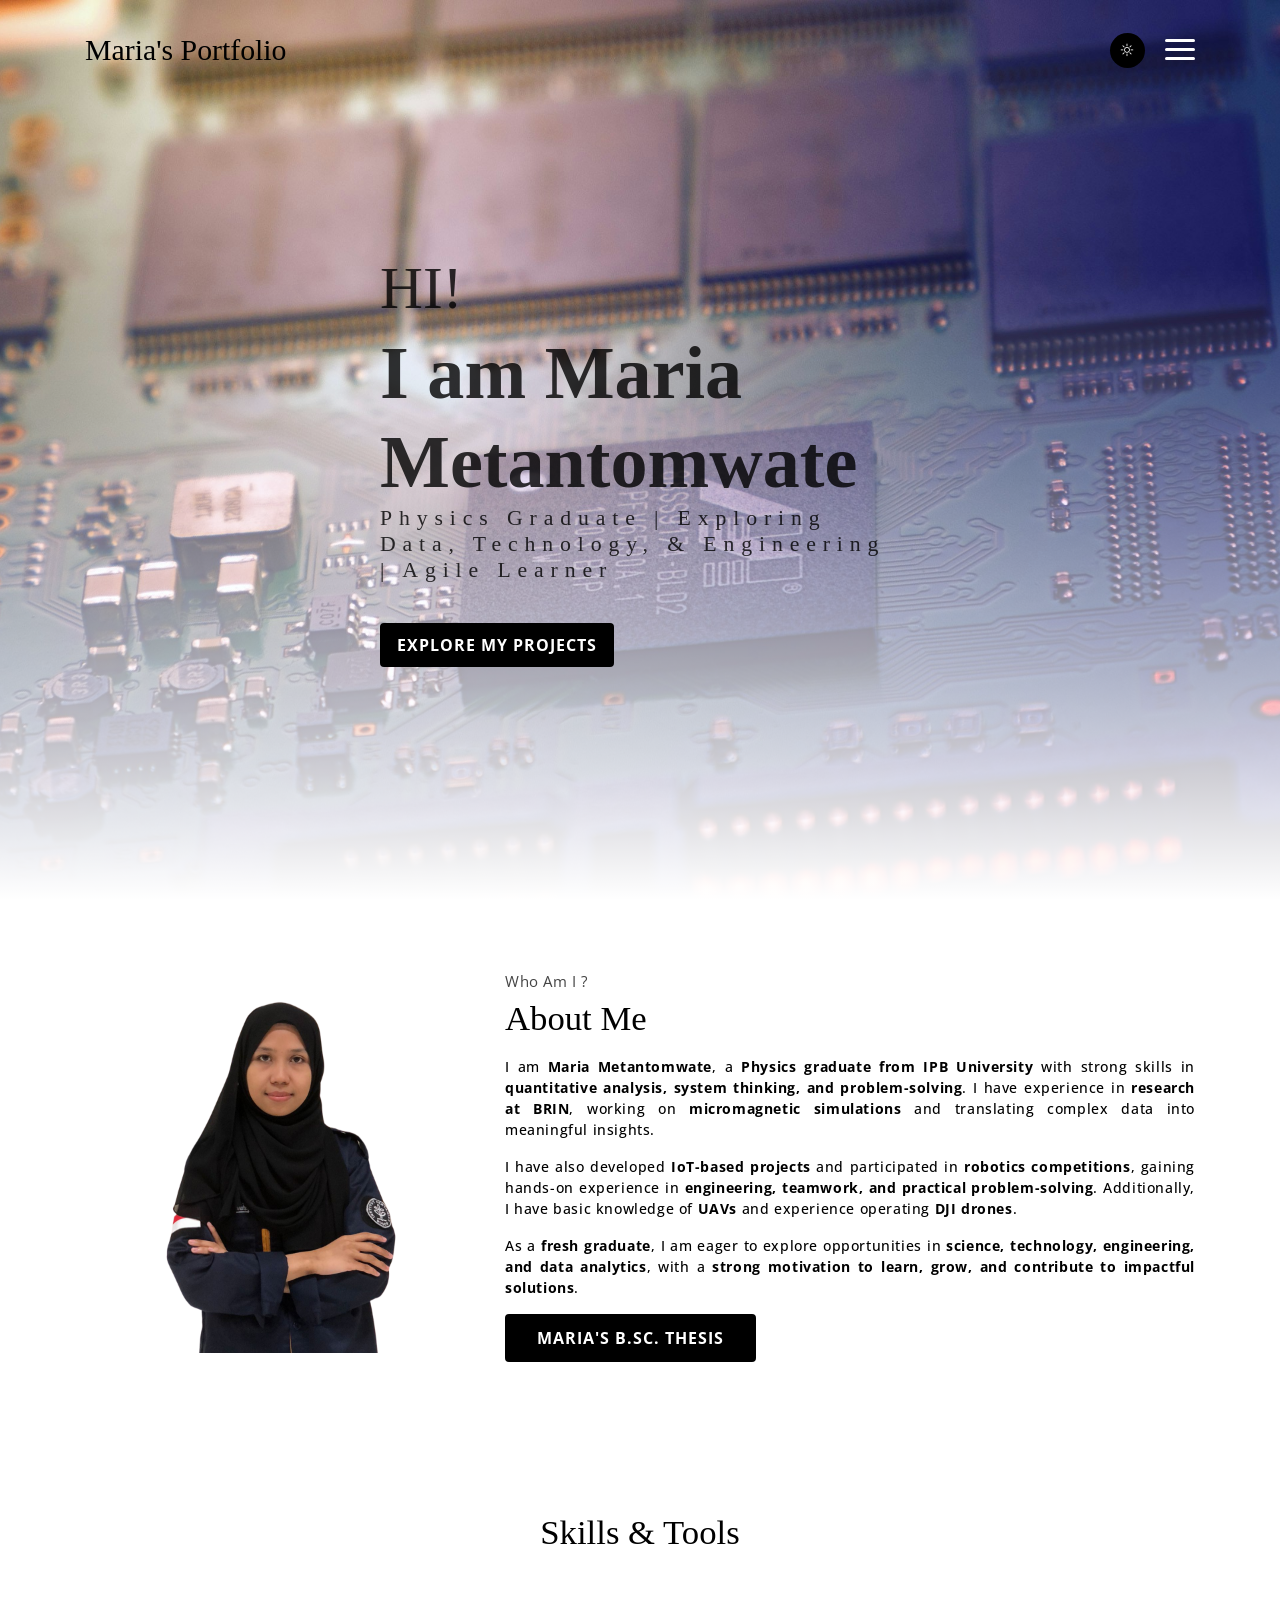
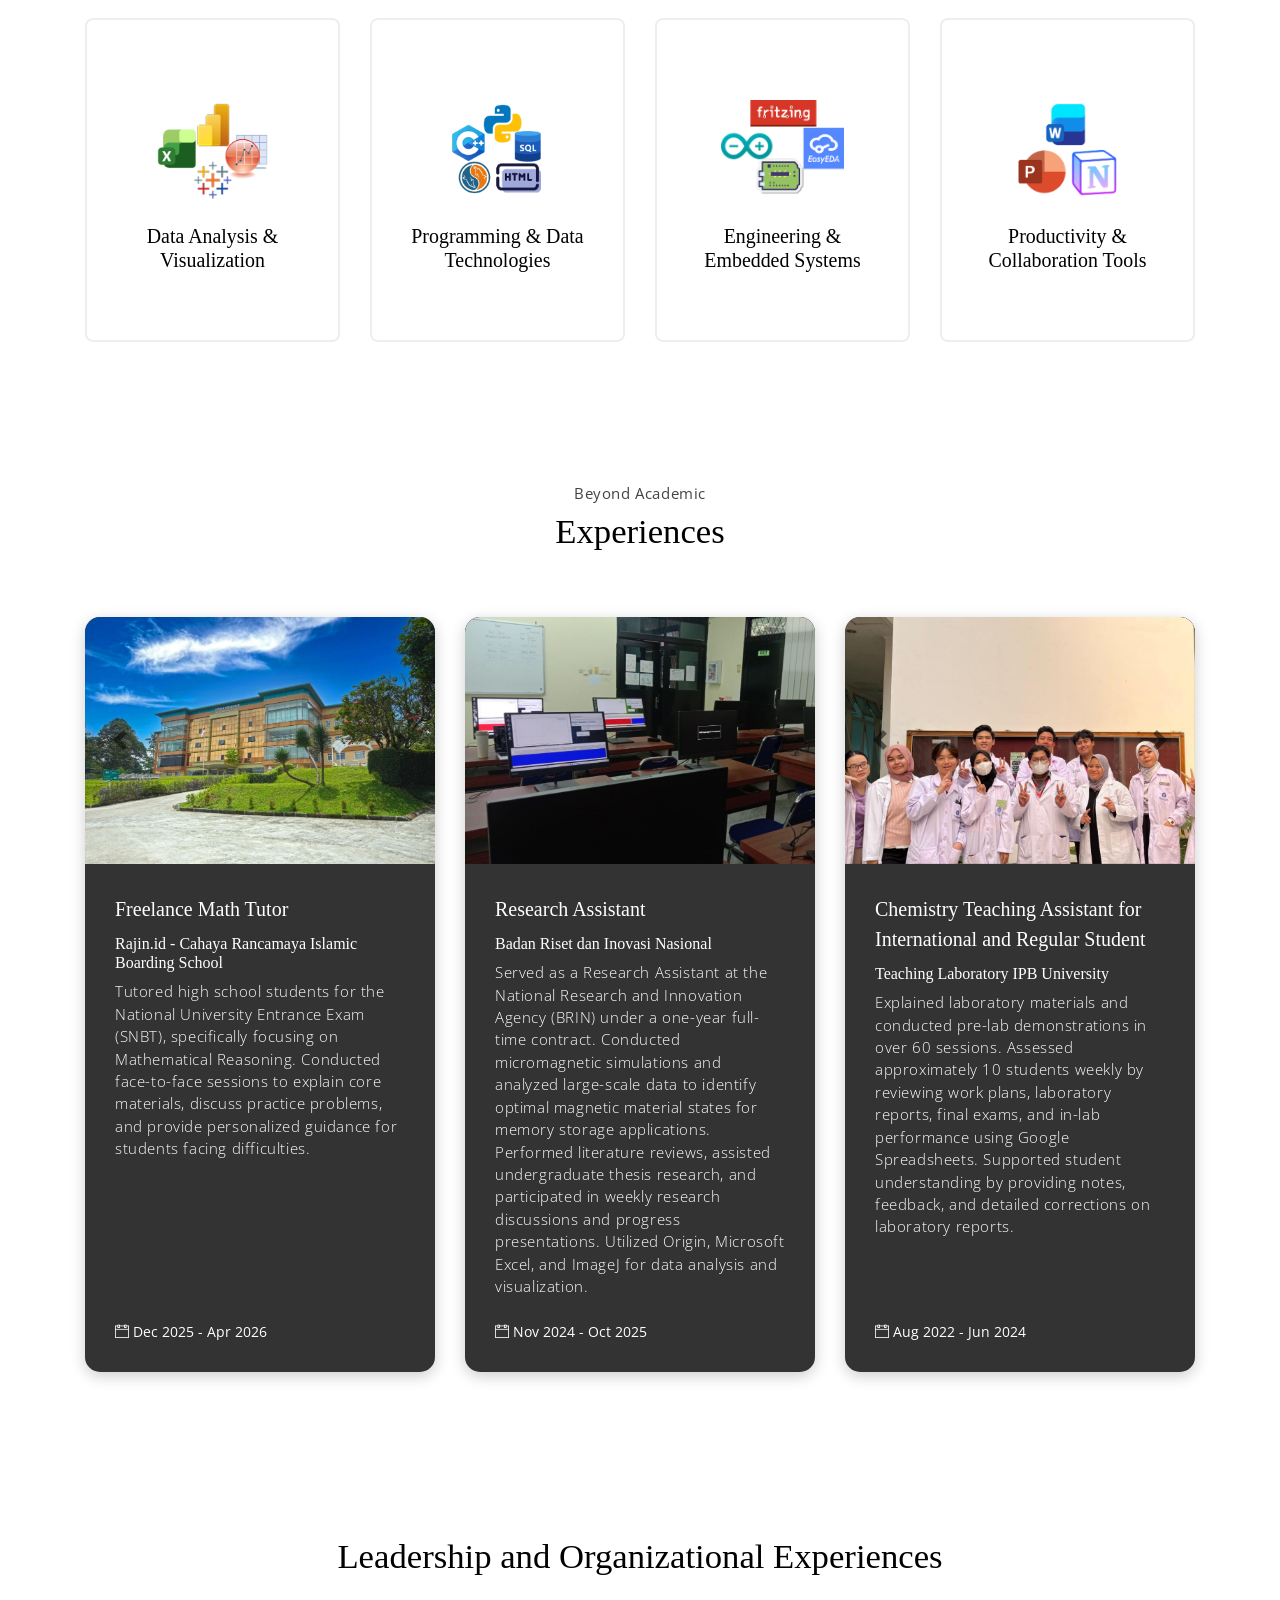
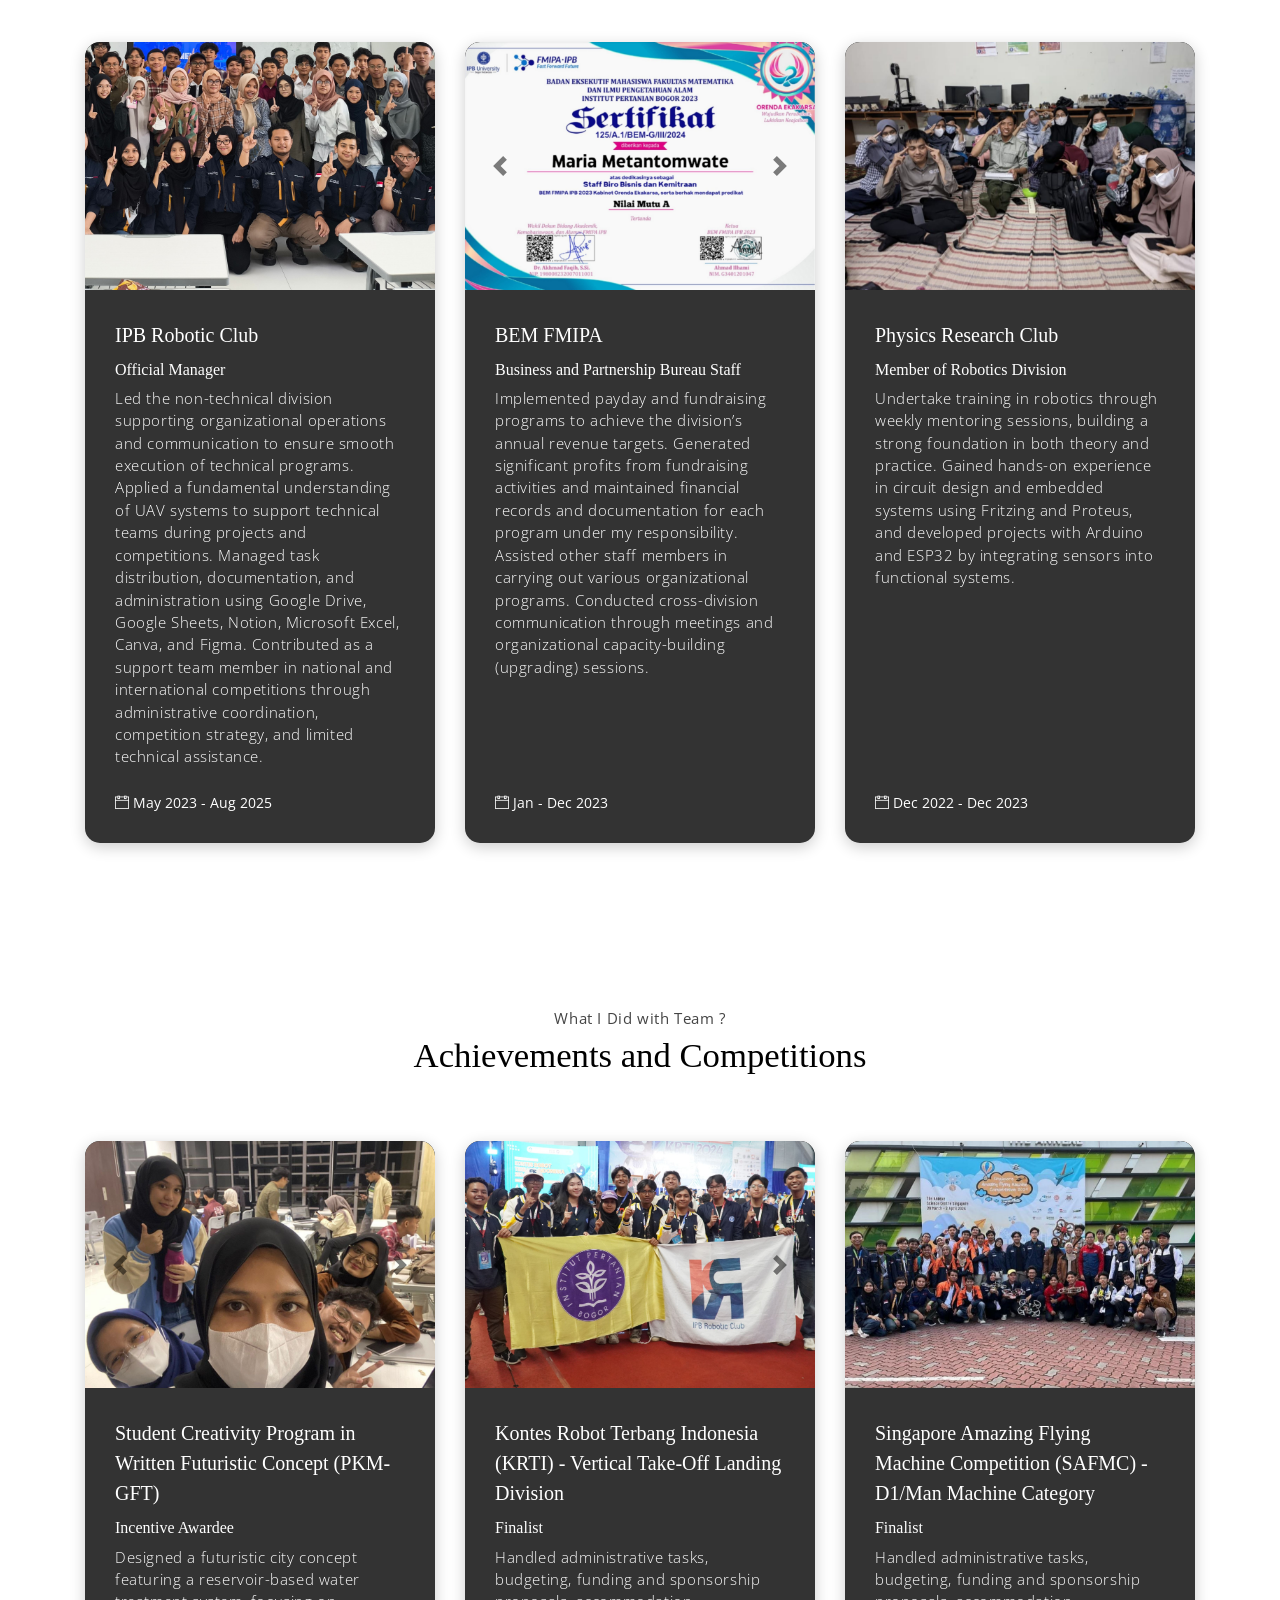
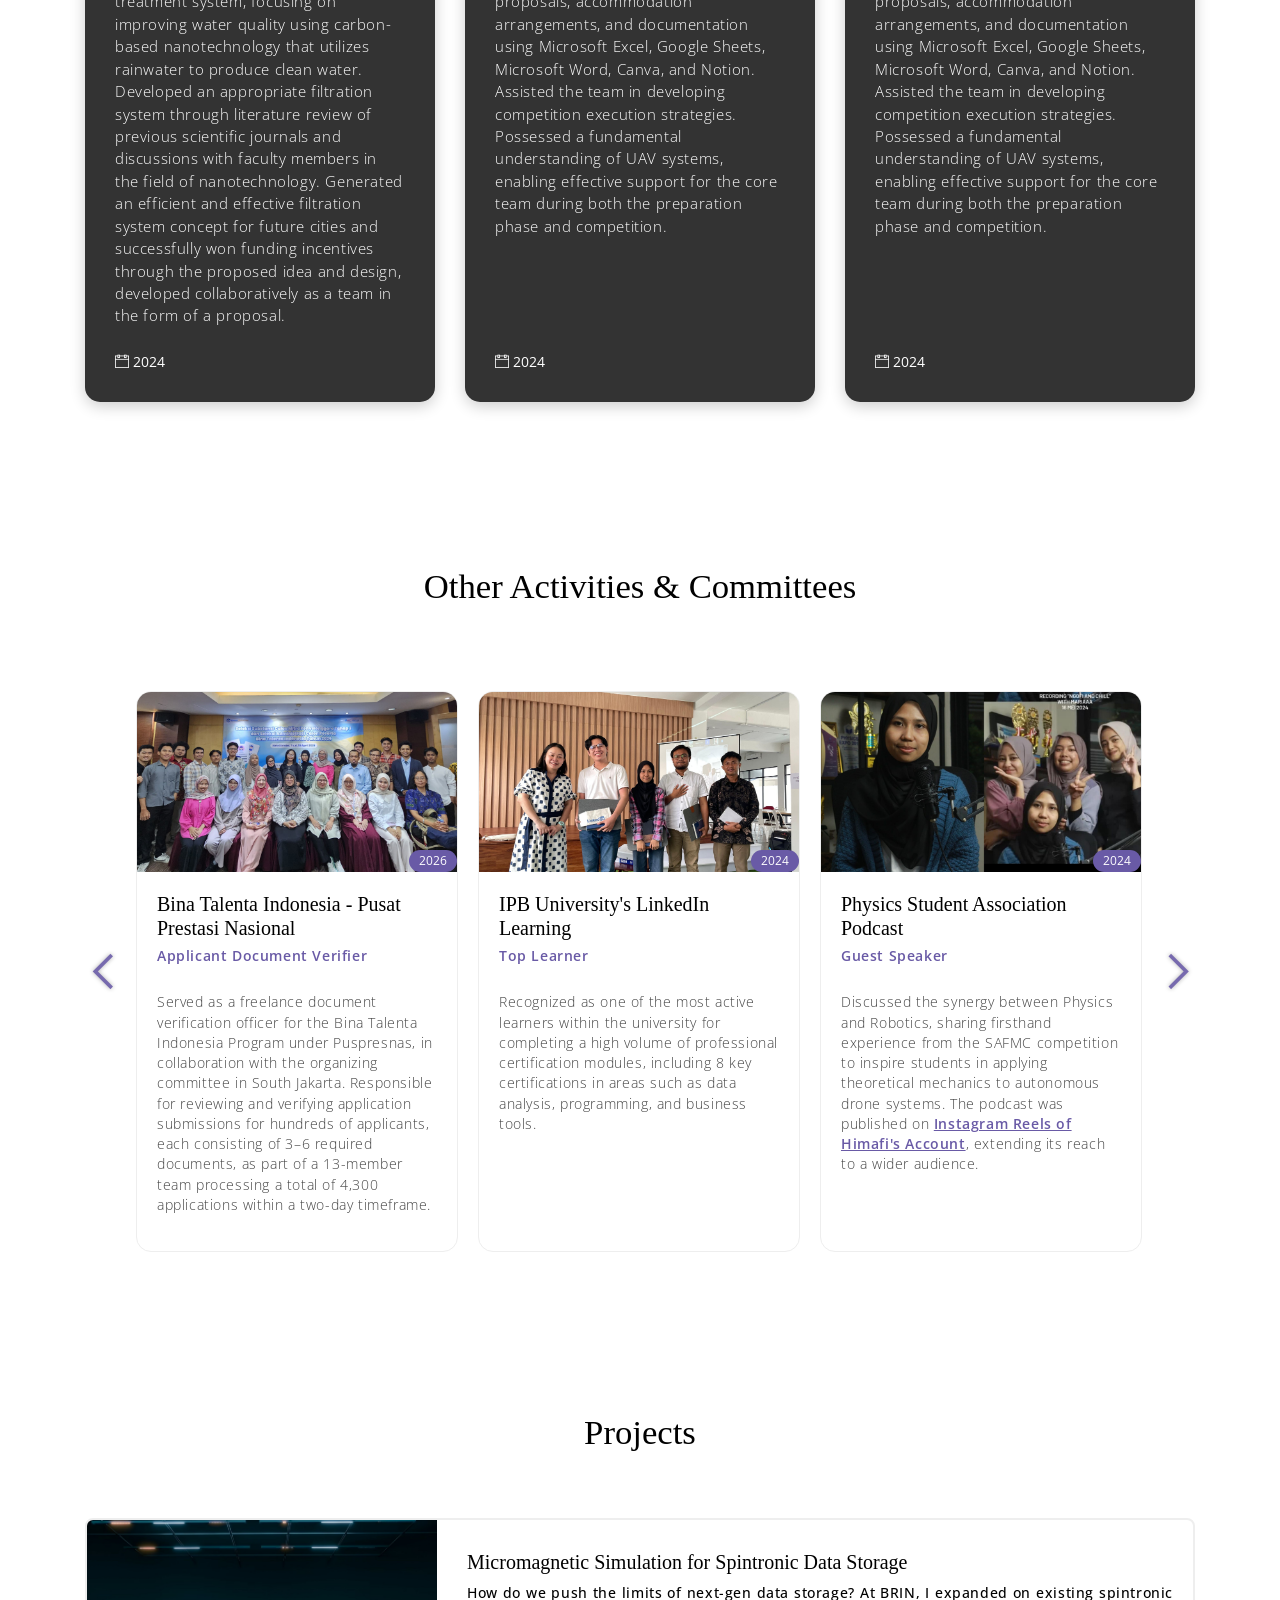
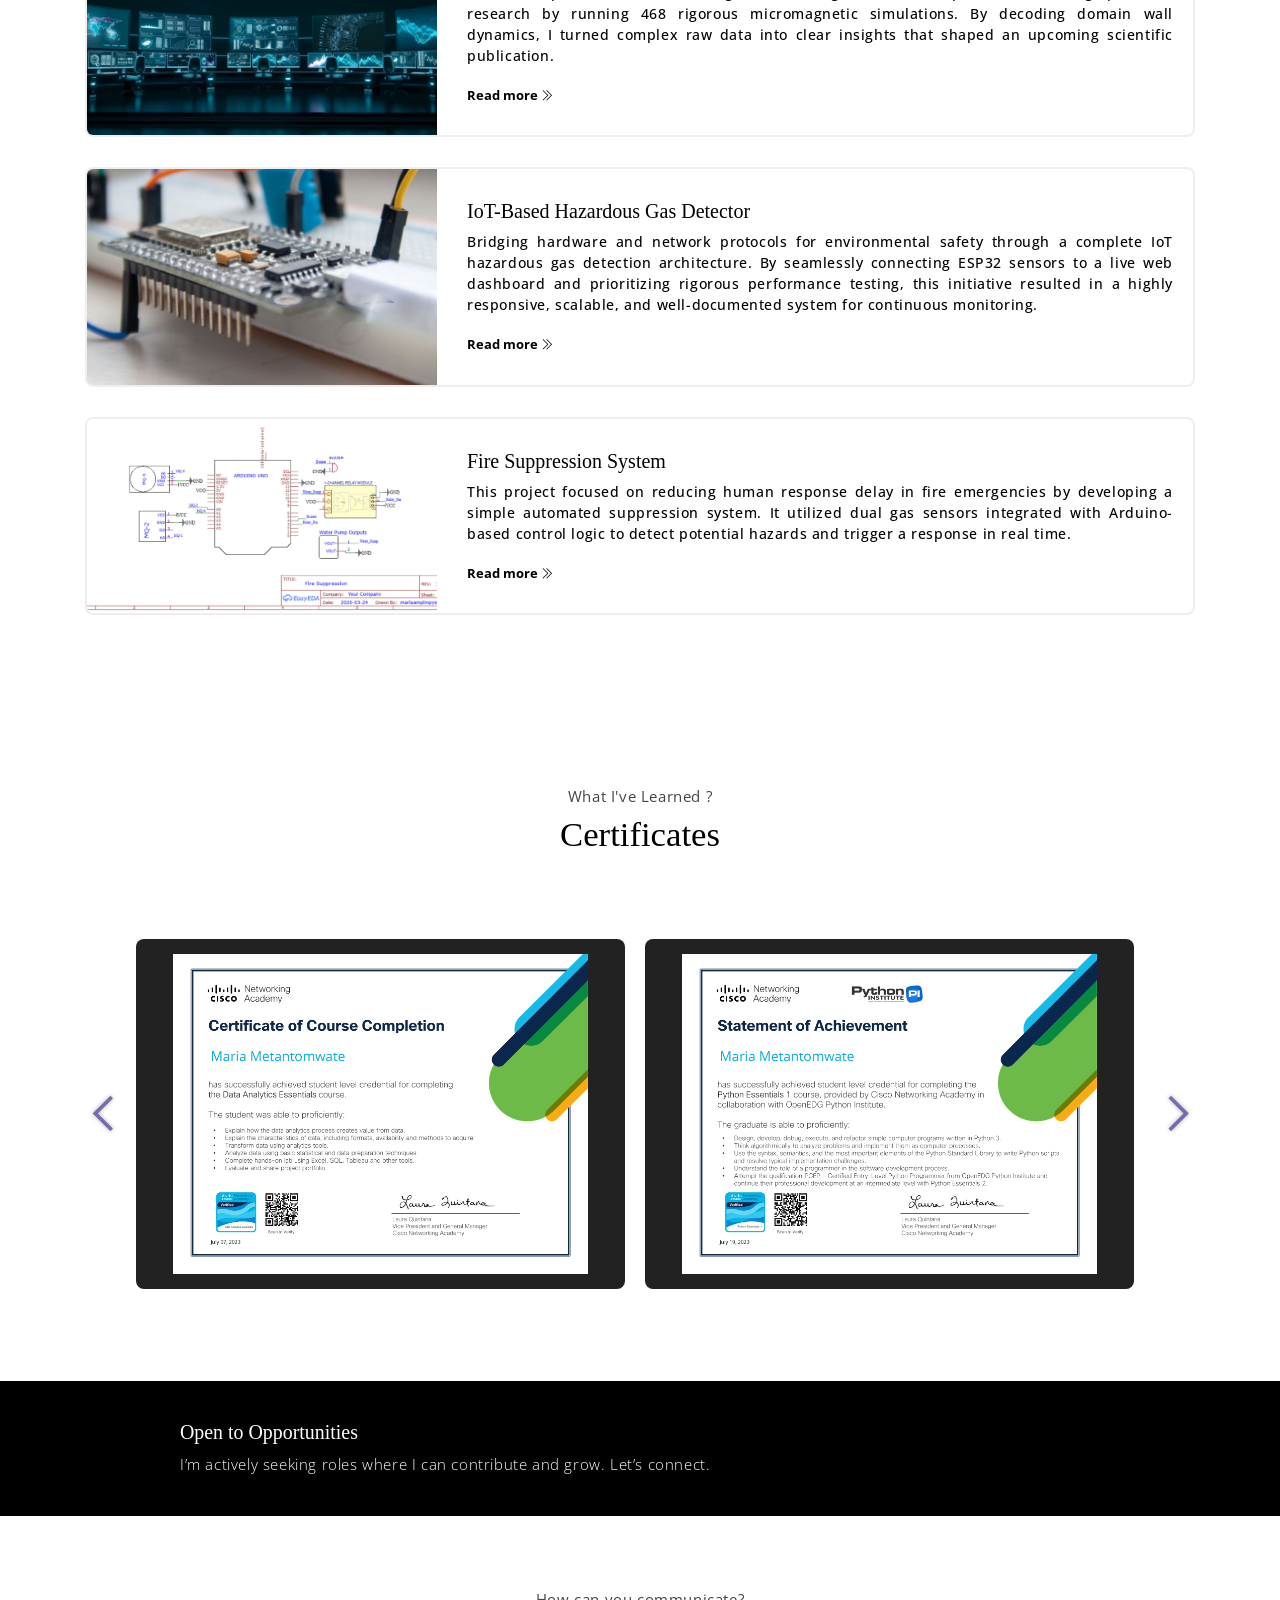
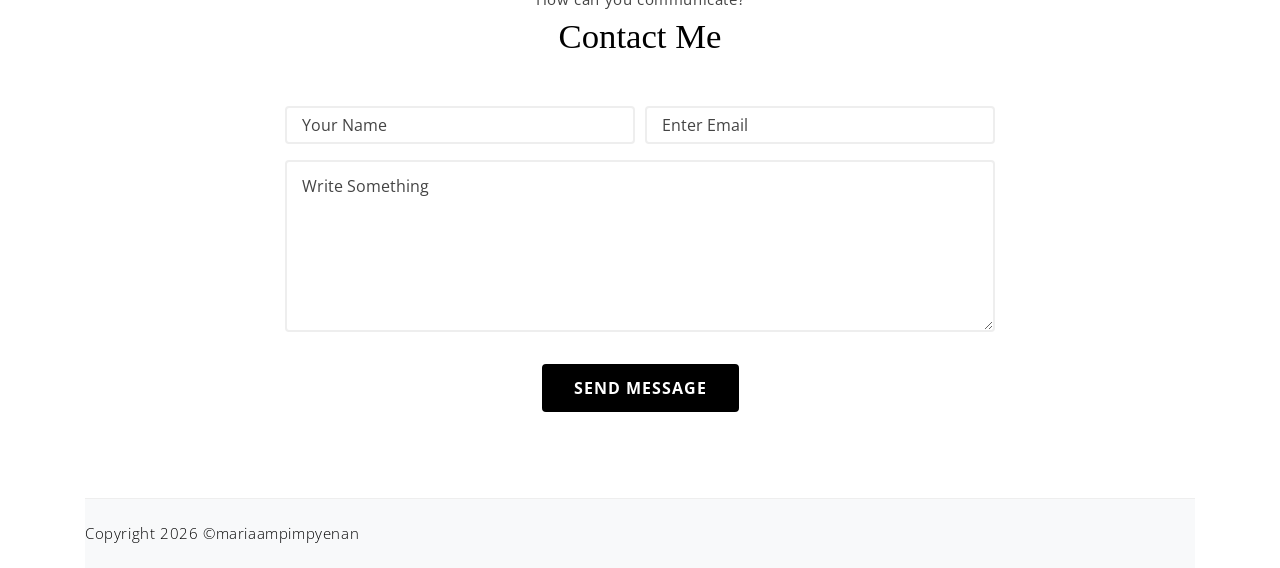
<file: index.html>
<!DOCTYPE html>
<html lang="en">
<head>
	<!-- Google tag (gtag.js) -->
<script async src="https://www.googletagmanager.com/gtag/js?id=G-G11HE1FMXN"></script>
<script>
  window.dataLayer = window.dataLayer || [];
  function gtag(){dataLayer.push(arguments);}
  gtag('js', new Date());

  gtag('config', 'G-G11HE1FMXN');
</script>
	
	<meta charset="utf-8">
    <meta name="viewport" content="width=device-width, initial-scale=1, shrink-to-fit=no">
    <meta name="description" content="mariaampimpyenan landing page.">
    <meta name="author" content="Maria Metantomwate">
    <title>Maria Metantomwate's Webpage | Portfolio</title>
    <!-- font icons -->
    <link rel="stylesheet" href="assets/vendors/themify-icons/css/themify-icons.css">
    <!-- Bootstrap + Meyawo main styles -->
	<link rel="stylesheet" href="assets/css/meyawo.css">
</head>
<body data-spy="scroll" data-target=".navbar" data-offset="40" id="home">

    <!-- Page Navbar -->
    <nav class="custom-navbar" data-spy="affix" data-offset-top="20">
        <div class="container">
            <a class="logo" href="#">Maria's Portfolio</a>         
            <ul class="nav">
                <li class="item">
                    <a class="link" href="#home">Home</a>
                </li>
                <li class="item">
                    <a class="link" href="#about">About</a>
                </li>
                <li class="item">
                    <a class="link" href="#experience">Experience</a>
                </li>
				<li class="item">
                    <a class="link" href="#competition">Achievement</a>
                </li>
                <li class="item">
                    <a class="link" href="#project">Project</a>
                </li>
                <li class="item">
                    <a class="link" href="#certification">Certificate</a>
                </li>
                <li class="item">
                    <a class="link" href="#contact">Contact</a>
                </li>
				
            </ul>
			<button id="theme-toggle" class="btn btn-primary rounded-circle ml-3 d-flex align-items-center justify-content-center" style="width: 35px; height: 35px; padding: 0; align-self: center;">
    <i id="theme-icon" class="ti-shine" style="font-size: 14px;"></i>
</button>
            <a href="javascript:void(0)" id="nav-toggle" class="hamburger hamburger--elastic">
                <div class="hamburger-box">
                  <div class="hamburger-inner"></div>
                </div>
            </a>
        </div>          
    </nav><!-- End of Page Navbar -->

    <!-- page header -->
    <header id="home" class="header">
        <div class="overlay"></div>
        <div class="header-content container">
            <h1 class="header-title">
                <span class="up">HI!</span>
                <span class="down">I am Maria Metantomwate</span>
            </h1>
            <h5 class="header-subtitle">
				Physics Graduate | Exploring Data, Technology, & Engineering | Agile Learner</h5>            
            <a href="#project"><button class="btn btn-primary rounded">Explore My Projects</button></a>
        </div>              
    </header><!-- end of page header -->

    <!-- about section -->
    <section class="section" id="about">
        <!-- container -->
        <div class="container text-center">
            <!-- about wrapper -->
            <div class="about">
                <div class="about-img-holder">
                    <img src="assets/imgs/man.png" class="about-img" alt="my-profile">
                </div>
                <div class="about-caption">
                    <p class="section-subtitle">Who Am I ?</p>
                    <h2 class="section-title mb-3">About Me</h2>
                   <p class="my-font2">
	I am <strong>Maria Metantomwate</strong>, a <strong>Physics graduate from IPB University</strong> with strong skills in <strong>quantitative analysis, system thinking, and problem-solving</strong>. I have experience in <strong>research at BRIN</strong>, working on <strong>micromagnetic simulations</strong> and translating complex data into meaningful insights.
</p>

<p class="my-font2">
    I have also developed <strong>IoT-based projects</strong> and participated in <strong>robotics competitions</strong>, gaining hands-on experience in <strong>engineering, teamwork, and practical problem-solving</strong>. Additionally, I have basic knowledge of <strong>UAVs</strong> and experience operating <strong>DJI drones</strong>.
</p>

<p class="my-font2">
    As a <strong>fresh graduate</strong>, I am eager to explore opportunities in <strong>science, technology, engineering, and data analytics</strong>, with a <strong>strong motivation to learn, grow, and contribute to impactful solutions</strong>.
</p>
					<div class="header-content">
					    <a href="https://drive.google.com/file/d/177A8G657O7RT1Ox53Yf_PAFbCkBM6rqU/view?usp=sharing" target="_blank" style="display: inline-block; margin-bottom: 10px;">
					        <button class="btn btn-primary rounded">Maria's B.Sc. Thesis</button>
					    </a>
					</div>
                </div>              
            </div><!-- end of about wrapper -->
        </div><!-- end of container -->
    </section> <!-- end of about section -->

    <!-- skills section -->
	<section class="section" id="skills">
        <div class="container text-center">
            <h6 class="section-title mb-6">Skills & Tools</h6>
            <!-- row -->
            <div class="row">
                <div class="col-md-6 col-lg-3">
                    <div class="service-card">
                        <div class="body">
                            <img src="assets/imgs/analytics2.png" alt="myskill" class="icon">
                            <h6 class="title">Data Analysis & Visualization</h6>
                            <p class="subtitle">Microsoft Excel, Power BI, Tableau, & Origin</p>
                        </div>
                    </div>
                </div>
                <div class="col-md-6 col-lg-3">
                    <div class="service-card">
                        <div class="body">
                            <img src="assets/imgs/pl.png" alt="myskill" class="icon">
                            <h6 class="title">Programming & Data Technologies</h6>
                            <p class="subtitle">Python, C++, SQL, MySQL, & HTML</p>
                        </div>
                    </div>
                </div>
                <div class="col-md-6 col-lg-3">
                    <div class="service-card">
                        <div class="body">
                            <img src="assets/imgs/embed.png" alt="myskill" class="icon">
                            <h6 class="title">Engineering & Embedded Systems</h6>
                            <p class="subtitle">EasyEDA, Fritzing, Arduino Uno, & ESP32</p>
                        </div>
                    </div>
                </div>
                <div class="col-md-6 col-lg-3">
                    <div class="service-card">
                        <div class="body">
                            <img src="assets/imgs/business.png" alt="myskill" class="icon">
                            <h6 class="title">Productivity & Collaboration Tools</h6>
                            <p class="subtitle">Microsoft PowerPoint, Microsoft Word, & Notion</p>
                        </div>
                    </div>
                </div>
            </div><!-- end of row -->
        </div>
    </section><!-- end of skills section -->

	<!-- experience section -->
	<section class="section" id="experience">
        <div class="container text-center">
			<p class="section-subtitle">Beyond Academic</p>
            <h6 class="section-title mb-6">Experiences</h6>
            <!-- row -->
        <div class="row">
			
            <div class="col-md-4 mb-4">
    			<div class="blog-entry h-100">
        <div id="carouselExperience1" class="carousel slide" data-ride="carousel" data-interval="3000">
            <div class="carousel-inner">
                <div class="carousel-item active">
                    <img src="assets/imgs/cribs1.jpg" class="img-fluid d-block w-100" alt="Sertifikat 1">
                </div>
                <div class="carousel-item">
                    <img src="assets/imgs/cribs2.jpg" class="img-fluid d-block w-100" alt="Sertifikat 2">
                </div>
            </div>

            <a class="carousel-control-prev" href="#carouselExperience1" role="button" data-slide="prev">
                <span class="carousel-control-prev-icon" aria-hidden="true" style="filter: invert(1);"></span>
                <span class="sr-only">Previous</span>
            </a>
            <a class="carousel-control-next" href="#carouselExperience1" role="button" data-slide="next">
                <span class="carousel-control-next-icon" aria-hidden="true" style="filter: invert(1);"></span>
                <span class="sr-only">Next</span>
            </a>
        </div>

        <div class="blog-entry-text text-left">
            <h3><a>Freelance Math Tutor</a></h3>
						<h6><a href="https://scr.sch.id/">Rajin.id - Cahaya Rancamaya Islamic Boarding School</a></h6>
                        <p class="mb-4">Tutored high school students for the  National University Entrance Exam (SNBT), specifically focusing on Mathematical Reasoning. Conducted face-to-face sessions to explain core materials, discuss practice problems, and provide personalized guidance for students facing difficulties.</p>
                        <div class="meta">
                            <a><i class="ti-calendar"></i> Dec 2025 - Apr 2026</a>
                        </div>
                    </div>
                </div>
            </div>
    
             <div class="col-md-4 mb-4">
    			<div class="blog-entry h-100">
        <div id="carouselExperience2" class="carousel slide" data-ride="carousel" data-interval="3000">
            <div class="carousel-inner">
                <div class="carousel-item active">
                    <img src="assets/imgs/ra1.jpg" class="img-fluid d-block w-100" alt="Sertifikat 1">
                </div>
                <div class="carousel-item">
                    <img src="assets/imgs/ra2.jpg" class="img-fluid d-block w-100" alt="Sertifikat 2">
                </div>
				<div class="carousel-item">
                    <img src="assets/imgs/ra3.jpg" class="img-fluid d-block w-100" alt="Sertifikat 3">
                </div>
				<div class="carousel-item">
                    <img src="assets/imgs/ra4.jpg" class="img-fluid d-block w-100" alt="Sertifikat 3">
                </div>
				<div class="carousel-item">
                    <img src="assets/imgs/ra5.jpg" class="img-fluid d-block w-100" alt="Sertifikat 3">
                </div>
            </div>

            <a class="carousel-control-prev" href="#carouselExperience2" role="button" data-slide="prev">
                <span class="carousel-control-prev-icon" aria-hidden="true" style="filter: invert(1);"></span>
                <span class="sr-only">Previous</span>
            </a>
            <a class="carousel-control-next" href="#carouselExperience2" role="button" data-slide="next">
                <span class="carousel-control-next-icon" aria-hidden="true" style="filter: invert(1);"></span>
                <span class="sr-only">Next</span>
            </a>
        </div>

        <div class="blog-entry-text text-left">
            <h3><a>Research Assistant</a></h3>
						<h6><a href="https://brin.go.id/ornm/pusat-riset-material-energi/page/material-energi">Badan Riset dan Inovasi Nasional</a></h6>
                        <p class="mb-4">Served as a Research Assistant at the National Research and Innovation Agency (BRIN) under a one-year full-time contract. Conducted micromagnetic simulations and analyzed large-scale data to identify optimal magnetic material states for memory storage applications. Performed literature reviews, assisted undergraduate thesis research, and participated in weekly research discussions and progress presentations. Utilized Origin, Microsoft Excel, and ImageJ for data analysis and visualization.</p>
                        <div class="meta">
                            <a><i class="ti-calendar"></i> Nov 2024 - Oct 2025</a>
                        </div>
                    </div>
                </div>
            </div>

	  <div class="col-md-4 mb-4">
    			<div class="blog-entry h-100">
        <div id="carouselExperience3" class="carousel slide" data-ride="carousel" data-interval="3000">
            <div class="carousel-inner">
                <div class="carousel-item active">
                    <img src="assets/imgs/asprak1.jpg" class="img-fluid d-block w-100" alt="Sertifikat 1">
                </div>
                <div class="carousel-item">
                    <img src="assets/imgs/asprak2.jpg" class="img-fluid d-block w-100" alt="Sertifikat 2">
                </div>
                <div class="carousel-item">
                    <img src="assets/imgs/asprak3.jpg" class="img-fluid d-block w-100" alt="Sertifikat 3">
                </div>
				<div class="carousel-item">
                    <img src="assets/imgs/asprak4.jpg" class="img-fluid d-block w-100" alt="Sertifikat 2">
                </div>
                <div class="carousel-item">
                    <img src="assets/imgs/asprak5.jpg" class="img-fluid d-block w-100" alt="Sertifikat 3">
                </div>
            </div>

            <a class="carousel-control-prev" href="#carouselExperience3" role="button" data-slide="prev">
                <span class="carousel-control-prev-icon" aria-hidden="true" style="filter: invert(1);"></span>
                <span class="sr-only">Previous</span>
            </a>
            <a class="carousel-control-next" href="#carouselExperience3" role="button" data-slide="next">
                <span class="carousel-control-next-icon" aria-hidden="true" style="filter: invert(1);"></span>
                <span class="sr-only">Next</span>
            </a>
        </div>

        <div class="blog-entry-text text-left">
            <h3><a>Chemistry Teaching Assistant for International and Regular Student</a></h3>
						<h6><a href="https://www.ipb.ac.id/page/laboratorium-2/">Teaching Laboratory IPB University</a></h6>
                        <p class="mb-4">Explained laboratory materials and conducted pre-lab demonstrations in over 60 sessions. Assessed approximately 10 students weekly by reviewing work plans, laboratory reports, final exams, and in-lab performance using Google Spreadsheets. Supported student understanding by providing notes, feedback, and detailed corrections on laboratory reports.</p>
                        <div class="meta">
                            <a><i class="ti-calendar"></i> Aug 2022 - Jun 2024</a>
                        </div>
                    </div>
                </div>
            </div>
			</div> </div> </section>

	<section class="section" id="experience2">
        <div class="container text-center">
            <h6 class="section-title mb-6">Leadership and Organizational Experiences</h6>
            <!-- row -->
        <div class="row">
             <div class="col-md-4 mb-4">
    			<div class="blog-entry h-100">
        <div id="carouselExperience4" class="carousel slide" data-ride="carousel" data-interval="3000">
            <div class="carousel-inner">
                <div class="carousel-item active">
                    <img src="assets/imgs/irc1.jpg" class="img-fluid d-block w-100" alt="Sertifikat 1">
                </div>
                <div class="carousel-item">
                    <img src="assets/imgs/irc2.jpg" class="img-fluid d-block w-100" alt="Sertifikat 2">
                </div>
                <div class="carousel-item">
                    <img src="assets/imgs/irc3.jpg" class="img-fluid d-block w-100" alt="Sertifikat 3">
                </div>
				<div class="carousel-item">
                    <img src="assets/imgs/irc4.jpg" class="img-fluid d-block w-100" alt="Sertifikat 1">
                </div>
                <div class="carousel-item">
                    <img src="assets/imgs/irc5.jpg" class="img-fluid d-block w-100" alt="Sertifikat 2">
                </div>
                <div class="carousel-item">
                    <img src="assets/imgs/irc6.jpg" class="img-fluid d-block w-100" alt="Sertifikat 3">
                </div>
				<div class="carousel-item">
                    <img src="assets/imgs/irc7.jpg" class="img-fluid d-block w-100" alt="Sertifikat 2">
                </div>
                <div class="carousel-item">
                    <img src="assets/imgs/irc8.jpg" class="img-fluid d-block w-100" alt="Sertifikat 3">
                </div>
            </div>

            <a class="carousel-control-prev" href="#carouselExperience4" role="button" data-slide="prev">
                <span class="carousel-control-prev-icon" aria-hidden="true" style="filter: invert(1);"></span>
                <span class="sr-only">Previous</span>
            </a>
            <a class="carousel-control-next" href="#carouselExperience4" role="button" data-slide="next">
                <span class="carousel-control-next-icon" aria-hidden="true" style="filter: invert(1);"></span>
                <span class="sr-only">Next</span>
            </a>
        </div>

        <div class="blog-entry-text text-left">
            <h3><a href="https://www.linkedin.com/company/ipb-robotic-club">IPB Robotic Club</a></h3>
						<h6><a>Official Manager</a></h6>
                        <p class="mb-4">Led the non-technical division supporting organizational operations and communication to ensure smooth execution of technical programs. Applied a fundamental understanding of UAV systems to support technical teams during projects and competitions. Managed task distribution, documentation, and administration using Google Drive, Google Sheets, Notion, Microsoft Excel, Canva, and Figma. Contributed as a support team member in national and international competitions through administrative coordination, competition strategy, and limited technical assistance.</p>
                        <div class="meta">
                            <a><i class="ti-calendar"></i> May 2023 - Aug 2025</a>
                        </div>
                    </div>
                </div>
            </div>
    

	  <div class="col-md-4 mb-4">
    			<div class="blog-entry h-100">
        <div id="carouselExperience6" class="carousel slide" data-ride="carousel" data-interval="3000">
            <div class="carousel-inner">
                <div class="carousel-item active">
                    <img src="assets/imgs/bem1.jpg" class="img-fluid d-block w-100" alt="Sertifikat 1">
                </div>
                <div class="carousel-item">
                    <img src="assets/imgs/bem2.jpg" class="img-fluid d-block w-100" alt="Sertifikat 2">
                </div>
                <div class="carousel-item">
                    <img src="assets/imgs/bem3.jpg" class="img-fluid d-block w-100" alt="Sertifikat 3">
                </div>
				<div class="carousel-item">
                    <img src="assets/imgs/bem4.jpg" class="img-fluid d-block w-100" alt="Sertifikat 1">
                </div>
                <div class="carousel-item">
                    <img src="assets/imgs/bem5.jpg" class="img-fluid d-block w-100" alt="Sertifikat 2">
                </div>
                <div class="carousel-item">
                    <img src="assets/imgs/bem6.jpg" class="img-fluid d-block w-100" alt="Sertifikat 3">
                </div>
            </div>

            <a class="carousel-control-prev" href="#carouselExperience6" role="button" data-slide="prev">
                <span class="carousel-control-prev-icon" aria-hidden="true" style="filter: invert(1);"></span>
                <span class="sr-only">Previous</span>
            </a>
            <a class="carousel-control-next" href="#carouselExperience6" role="button" data-slide="next">
                <span class="carousel-control-next-icon" aria-hidden="true" style="filter: invert(1);"></span>
                <span class="sr-only">Next</span>
            </a>
        </div>

        <div class="blog-entry-text text-left">
             <h3><a href="https://www.instagram.com/bemfmipaipb/">BEM FMIPA</a></h3>
						<h6><a>Business and Partnership Bureau Staff</a></h6>
                        <p class="mb-4">Implemented payday and fundraising programs to achieve the division’s annual revenue targets. Generated significant profits from fundraising activities and maintained financial records and documentation for each program under my responsibility. Assisted other staff members in carrying out various organizational programs. Conducted cross-division communication through meetings and organizational capacity-building (upgrading) sessions.</p>
                        <div class="meta">
                            <a><i class="ti-calendar"></i> Jan - Dec 2023</a>
                        </div>
                    </div>
                </div>
            </div>

            <div class="col-md-4 mb-4">
    			<div class="blog-entry h-100">
        <div id="carouselExperience5" class="carousel slide" data-ride="carousel" data-interval="3000">
            <div class="carousel-inner">
                <div class="carousel-item active">
                    <img src="assets/imgs/prc1.jpg" class="img-fluid d-block w-100" alt="Sertifikat 1">
                </div>
                <div class="carousel-item">
                    <img src="assets/imgs/prc2.jpg" class="img-fluid d-block w-100" alt="Sertifikat 2">
                </div>
                <div class="carousel-item">
                    <img src="assets/imgs/prc3.jpg" class="img-fluid d-block w-100" alt="Sertifikat 3">
                </div>
            </div>

            <a class="carousel-control-prev" href="#carouselExperience5" role="button" data-slide="prev">
                <span class="carousel-control-prev-icon" aria-hidden="true" style="filter: invert(1);"></span>
                <span class="sr-only">Previous</span>
            </a>
            <a class="carousel-control-next" href="#carouselExperience5" role="button" data-slide="next">
                <span class="carousel-control-next-icon" aria-hidden="true" style="filter: invert(1);"></span>
                <span class="sr-only">Next</span>
            </a>
        </div>

        <div class="blog-entry-text text-left">
            <h3><a href="https://www.linkedin.com/company/physics-research-club-prc-ipb">Physics Research Club</a></h3>
						<h6><a>Member of Robotics Division</a></h6>
                        <p class="mb-4">Undertake training in robotics through weekly mentoring sessions, building a strong foundation in both theory and practice. Gained hands-on experience in circuit design and embedded systems using Fritzing and Proteus, and developed projects with Arduino and ESP32 by integrating sensors into functional systems.</p>
                        <div class="meta">
                            <a><i class="ti-calendar"></i> Dec 2022 - Dec 2023</a>
                        </div>
                    </div>
                </div>
            </div>
        </div> </div>
		</div> </div>
    </section><!-- end of experience section -->

	<!-- Competition and Achievement section -->
	<section class="section" id="competition">
        <div class="container text-center">
            <p class="section-subtitle">What I Did with Team ?</p>
            <h6 class="section-title mb-6">Achievements and Competitions</h6>
            <!-- row -->
        <div class="row">

        <div class="col-md-4 mb-4">
    			<div class="blog-entry h-100">
        <div id="carouselExperience9" class="carousel slide" data-ride="carousel" data-interval="3000">
            <div class="carousel-inner">
                <div class="carousel-item active">
                    <img src="assets/imgs/pkm1.jpg" class="img-fluid d-block w-100" alt="Sertifikat 1">
                </div>
                <div class="carousel-item">
                    <img src="assets/imgs/pkm2.jpg" class="img-fluid d-block w-100" alt="Sertifikat 2">
                </div>
                <div class="carousel-item">
                    <img src="assets/imgs/pkm3.jpg" class="img-fluid d-block w-100" alt="Sertifikat 3">
                </div>
				<div class="carousel-item">
                    <img src="assets/imgs/pkm4.jpg" class="img-fluid d-block w-100" alt="Sertifikat 3">
                </div>
				<div class="carousel-item">
                    <img src="assets/imgs/pkm5.jpg" class="img-fluid d-block w-100" alt="Sertifikat 3">
                </div>
            </div>

            <a class="carousel-control-prev" href="#carouselExperience9" role="button" data-slide="prev">
                <span class="carousel-control-prev-icon" aria-hidden="true" style="filter: invert(1);"></span>
                <span class="sr-only">Previous</span>
            </a>
            <a class="carousel-control-next" href="#carouselExperience9" role="button" data-slide="next">
                <span class="carousel-control-next-icon" aria-hidden="true" style="filter: invert(1);"></span>
                <span class="sr-only">Next</span>
            </a>
        </div>

        <div class="blog-entry-text text-left">
             <h3><a href=https://simbelmawa.kemdiktisaintek.go.id/portal/>Student Creativity Program in Written Futuristic Concept (PKM-GFT)</a></h3>
						<h6><a>Incentive Awardee</a></h6>
                        <p class="mb-4"><strong></strong>Designed a futuristic city concept featuring a reservoir-based water treatment system, focusing on improving water quality using carbon-based nanotechnology that utilizes rainwater to produce clean water. Developed an appropriate filtration system through literature review of previous scientific journals and discussions with faculty members in the field of nanotechnology. Generated an efficient and effective filtration system concept for future cities and successfully won funding incentives through the proposed idea and design, developed collaboratively as a team in the form of a proposal.</p>
                        <div class="meta">
                            <a><i class="ti-calendar"></i> 2024</a>
                        </div>
                    </div>
                </div>
            </div>
            
            <div class="col-md-4 mb-4">
    			<div class="blog-entry h-100">
        <div id="carouselExperience7" class="carousel slide" data-ride="carousel" data-interval="3000">
            <div class="carousel-inner">
                <div class="carousel-item active">
                    <img src="assets/imgs/krti1.jpg" class="img-fluid d-block w-100" alt="Sertifikat 1">
                </div>
                <div class="carousel-item">
                    <img src="assets/imgs/krti2.jpg" class="img-fluid d-block w-100" alt="Sertifikat 2">
                </div>
                <div class="carousel-item">
                    <img src="assets/imgs/krti3.jpg" class="img-fluid d-block w-100" alt="Sertifikat 3">
                </div>
            </div>

            <a class="carousel-control-prev" href="#carouselExperience7" role="button" data-slide="prev">
                <span class="carousel-control-prev-icon" aria-hidden="true" style="filter: invert(1);"></span>
                <span class="sr-only">Previous</span>
            </a>
            <a class="carousel-control-next" href="#carouselExperience7" role="button" data-slide="next">
                <span class="carousel-control-next-icon" aria-hidden="true" style="filter: invert(1);"></span>
                <span class="sr-only">Next</span>
            </a>
        </div>

        <div class="blog-entry-text text-left">
            <h3><a href="https://korpusipb.com/advertorial/ipb-robotic-club-sukses-di-ajang-krti-2024-tim-agrisena-aerial-dan-racing-plane-raih-prestasi-membanggakan/">Kontes Robot Terbang Indonesia (KRTI) - Vertical Take-Off Landing Division</a></h3>
						<h6><a>Finalist</a></h6>
                        <p class="mb-4">Handled administrative tasks, budgeting, funding and sponsorship proposals, accommodation arrangements, and documentation using Microsoft Excel, Google Sheets, Microsoft Word, Canva, and Notion. Assisted the team in developing competition execution strategies. Possessed a fundamental understanding of UAV systems, enabling effective support for the core team during both the preparation phase and competition.</p>
                        <div class="meta">
                            <a><i class="ti-calendar"></i> 2024</a>
                        </div>
                    </div>
                </div>
            </div>
    
             <div class="col-md-4 mb-4">
    			<div class="blog-entry h-100">
        <div id="carouselExperience8" class="carousel slide" data-ride="carousel" data-interval="3000">
            <div class="carousel-inner">
                <div class="carousel-item active">
                    <img src="assets/imgs/safmc1.jpg" class="img-fluid d-block w-100" alt="Sertifikat 1">
                </div>
                <div class="carousel-item">
                    <img src="assets/imgs/safmc2.jpg" class="img-fluid d-block w-100" alt="Sertifikat 2">
                </div>
                <div class="carousel-item">
                    <img src="assets/imgs/safmc3.jpg" class="img-fluid d-block w-100" alt="Sertifikat 3">
                </div>
				<div class="carousel-item">
                    <img src="assets/imgs/safmc4.jpg" class="img-fluid d-block w-100" alt="Sertifikat 3">
                </div>
				<div class="carousel-item">
                    <img src="assets/imgs/safmc5.jpg" class="img-fluid d-block w-100" alt="Sertifikat 3">
                </div>
            </div>

            <a class="carousel-control-prev" href="#carouselExperience8" role="button" data-slide="prev">
                <span class="carousel-control-prev-icon" aria-hidden="true" style="filter: invert(1);"></span>
                <span class="sr-only">Previous</span>
            </a>
            <a class="carousel-control-next" href="#carouselExperience8" role="button" data-slide="next">
                <span class="carousel-control-next-icon" aria-hidden="true" style="filter: invert(1);"></span>
                <span class="sr-only">Next</span>
            </a>
        </div>

        <div class="blog-entry-text text-left">
            <h3><a href="https://korpusipb.com/advertorial/torehkan-prestasi-ipb-robotic-club-kembangkan-sistem-wearable-device-control-dalam-kompetisi-safmc-2024-di-singapura/">Singapore Amazing Flying Machine Competition (SAFMC) - D1/Man Machine Category</a></h3>
						<h6><a>Finalist</a></h6>
                        <p class="mb-4">Handled administrative tasks, budgeting, funding and sponsorship proposals, accommodation arrangements, and documentation using Microsoft Excel, Google Sheets, Microsoft Word, Canva, and Notion. Assisted the team in developing competition execution strategies. Possessed a fundamental understanding of UAV systems, enabling effective support for the core team during both the preparation phase and competition.</p>
                        <div class="meta">
                            <a><i class="ti-calendar"></i> 2024</a>
                        </div>
                    </div>
                </div>
            </div>

        </div> 
    </div>
</div> 
</div> 
</section>

<!--Activities Section-->
<section class="section" id="activities">
    <div class="container">
        <div class="text-center">
            <h6 class="section-title mb-6">Other Activities & Committees</h6>
        </div>

        <div class="activities-main-wrapper">
            <button class="nav-arrow left" onclick="scrollActivities(-1)"><i class="ti-angle-left"></i></button>
            
            <div class="activities-viewport" id="activityViewport">
                <div class="activities-container">

					 <div class="activity-item">
                        <div class="activity-inner">
                            <div class="activity-img-wrap">
                                <img src="assets/imgs/bti.jpg" alt="Robotics">
                                <span class="activity-year">2026</span>
                            </div>
                            <div class="activity-content">
                                <h5>Bina Talenta Indonesia - Pusat Prestasi Nasional</h5>
                                <p class="role">Applicant Document Verifier</p>
                                <p class="desc">Served as a freelance document verification officer for the Bina Talenta Indonesia Program under Puspresnas, in collaboration with the organizing committee in South Jakarta. Responsible for reviewing and verifying application submissions for hundreds of applicants, each consisting of 3–6 required documents, as part of a 13-member team processing a total of 4,300 applications within a two-day timeframe.</p>

                            </div>
                        </div>
                    </div>
                    
                    <div class="activity-item">
                        <div class="activity-inner">
                            <div class="activity-img-wrap">
                                <img src="assets/imgs/toplearner.jpg" alt="Robotics">
                                <span class="activity-year">2024</span>
                            </div>
                            <div class="activity-content">
                                <h5>IPB University's LinkedIn Learning</h5>
                                <p class="role">Top Learner</p>
                                <p class="desc">Recognized as one of the most active learners within the university for completing a high volume of professional certification modules, including 8 key certifications in areas such as data analysis, programming, and business tools.</p>

                            </div>
                        </div>
                    </div>

					<div class="activity-item">
                        <div class="activity-inner">
                            <div class="activity-img-wrap">
                                <img src="assets/imgs/podcast.jpg" alt="BEM">
                                <span class="activity-year">2024</span>
                            </div>
                            <div class="activity-content">
                                <h5>Physics Student Association Podcast</h5>
                                <p class="role">Guest Speaker</p>
                                <p class="desc">Discussed the synergy between Physics and Robotics, sharing firsthand experience from the SAFMC competition to inspire students in applying theoretical mechanics to autonomous drone systems. The podcast was published on <a href="https://www.instagram.com/reel/C90__IFzzZu/?utm_source=ig_web_copy_link&igsh=MzRlODBiNWFlZA==">Instagram Reels of Himafi's Account</a>, extending its reach to a wider audience.</p>
                            </div>
                        </div>
                    </div>

                    <div class="activity-item">
                        <div class="activity-inner">
                            <div class="activity-img-wrap">
                                <img src="assets/imgs/helpdesk.jpg" alt="BEM">
                                <span class="activity-year">2024</span>
                            </div>
                            <div class="activity-content">
                                <h5>International Collaboration Office IPB University</h5>
                                <p class="role">Student Engagement Ambassador for LinkedIn Learning</p>
                                <p class="desc">Served as a LinkedIn Learning Helpdesk, providing technical support and guidance for students to activate accounts and maximize the platform's professional development resources, impacting 1,100+ youth through the IPB International Collaboration Office as a LinkedIn Learning Enabler.</p>

                                </div>
                        </div>
                    </div>

					 <div class="activity-item">
                        <div class="activity-inner">
                            <div class="activity-img-wrap">
                                <img src="assets/imgs/psn23.jpg" alt="BEM">
                                <span class="activity-year">2023</span>
                            </div>
                            <div class="activity-content">
                                <h5>Pesta Sains Nasional 2023</h5>
                                <p class="role">Secretary of Funding Division</p>
                                <p class="desc">Managed all administrative operations for the funding division, including formal sponsorship correspondence and proposal distribution.</p>
                            </div>
                        </div>
                    </div>

					<div class="activity-item">
                        <div class="activity-inner">
                            <div class="activity-img-wrap">
                                <img src="assets/imgs/pe.jpg" alt="BEM">
                                <span class="activity-year">2023</span>
                            </div>
                            <div class="activity-content">
                                <h5>Physics Expo 2023</h5>
                                <p class="role">Staff of Funding Division</p>
                                <p class="desc">Implemented fundraising initiatives through small-scale business activities by selling fried snacks and physics-themed merchandise to support event budget targets.</p>
                            </div>
                        </div>
                    </div>

					<div class="activity-item">
                        <div class="activity-inner">
                            <div class="activity-img-wrap">
                                <img src="assets/imgs/omici.jpg" alt="BEM">
                                <span class="activity-year">2022-2023</span>
                            </div>
                            <div class="activity-content">
                                <h5>Cianjur IPB Student Association</h5>
                                <p class="role">Member</p>
                                <p class="desc">Contributed to community programs and strengthened networking for regional students within the university.</p>
                            </div>
                        </div>
                    </div>

					<div class="activity-item">
                        <div class="activity-inner">
                            <div class="activity-img-wrap">
                                <img src="assets/imgs/igts.jpg" alt="BEM">
                                <span class="activity-year">2022-2023</span>
                            </div>
                            <div class="activity-content">
                                <h5>IPB Goes to School 2023</h5>
                                <p class="role">Head of Creative Media</p>
                                <p class="desc">Led the creative team in producing content and visual designs to facilitate university outreach for high school students, utilizing Canva and Figma to create engaging materials.</p>
                            </div>
                        </div>
                    </div>

					<div class="activity-item">
                        <div class="activity-inner">
                            <div class="activity-img-wrap">
                                <img src="assets/imgs/pg.jpg" alt="BEM">
                                <span class="activity-year">2022</span>
                            </div>
                            <div class="activity-content">
                                <h5>Physics Gathering 2022</h5>
                                <p class="role">Head of Funding Division</p>
                                <p class="desc">Led the funding division to exceed budget targets by diversifying revenue streams, including corporate project collaborations (Prudential), high-quality merchandise production, and various daily fundraising initiatives.</p>
                            </div>
                        </div>
                    </div>

                    <div class="activity-item">
                        <div class="activity-inner">
                            <div class="activity-img-wrap">
                                <img src="assets/imgs/psn22.jpg" alt="Physics">
                                <span class="activity-year">2022</span>
                            </div>
                            <div class="activity-content">
                                <h5>Pesta Sains Nasional 2022</h5>
                                <p class="role">Staff of Sponsorship Fundraising and Investment</p>
                                <p class="desc">Executed innovative digital fundraising programs by providing virtual services, including social media growth services, respondent recruitment for academic research, and game currency transactions to secure event funding.</p>
                            </div>
                        </div>
                    </div>

                    </div>
            </div>

            <button class="nav-arrow right" onclick="scrollActivities(1)"><i class="ti-angle-right"></i></button>
        </div>
    </div>
</section>

    <!-- project section -->
    <section class="section" id="project">
        <!-- container -->
        <div class="container text-center">
            <h6 class="section-title mb-6">Projects</h6>
            <!-- project-wrapper -->
            <div class="blog-card">
                <div class="blog-card-header">
                    <img src="assets/imgs/coverproject1.jpg" class="blog-card-img" alt="myproject">
                </div>
                <div class="blog-card-body">
                    <h5 class="blog-card-title">Micromagnetic Simulation for Spintronic Data Storage</h6>
                    <p class="my-font2">How do we push the limits of next-gen data storage? At BRIN, I expanded on existing spintronic research by running 468 rigorous micromagnetic simulations. By decoding domain wall dynamics, I turned complex raw data into clear insights that shaped an upcoming scientific publication.</p>

                    <a href="project.html" class="blog-card-link">Read more <i class="ti-angle-double-right"></i></a>
                </div>
            </div><!-- end of project wrapper -->

            <!-- project-wrapper -->
            <div class="blog-card">
                <div class="blog-card-header">
                    <img src="assets/imgs/coverproject2.jpg" class="blog-card-img" alt="myproject">
                </div>
                <div class="blog-card-body">
                    <h5 class="blog-card-title">IoT-Based Hazardous Gas Detector</h6>
                    <p class="my-font2">Bridging hardware and network protocols for environmental safety through a complete IoT hazardous gas detection architecture. By seamlessly connecting ESP32 sensors to a live web dashboard and prioritizing rigorous performance testing, this initiative resulted in a highly responsive, scalable, and well-documented system for continuous monitoring.</p>

                    <a href="project2.html" class="blog-card-link">Read more <i class="ti-angle-double-right"></i></a>
                </div>
            </div><!-- end of project wrapper -->

             <!-- project-wrapper -->
            <div class="blog-card">
                <div class="blog-card-header">
                    <img src="assets/imgs/coverproject3.jpg" class="blog-card-img" alt="myproject">
                </div>
                <div class="blog-card-body">
                    <h5 class="blog-card-title">Fire Suppression System</h6>
                    <p class="my-font2">This project focused on reducing human response delay in fire emergencies by developing a simple automated suppression system. It utilized dual gas sensors integrated with Arduino-based control logic to detect potential hazards and trigger a response in real time.</p>

                    <a href="project3.html" class="blog-card-link">Read more <i class="ti-angle-double-right"></i></a>
                </div>
            </div><!-- end of project wrapper -->
			
        </div><!-- end of container -->
		</section><!-- end of project section -->

	<!-- certification section -->
    <section class="section" id="certification">
    <div class="container text-center">
        <p class="section-subtitle">What I've Learned ?</p>
        <h6 class="section-title mb-6">Certificates</h6>

        <div class="activities-main-wrapper">
            <button class="nav-arrow left" onclick="scrollCertificates(-1)"><i class="ti-angle-left"></i></button>

            <div class="activities-viewport" id="certViewport">
                <div class="activities-container">

                    <div class="activity-item">
                        <a class="portfolio-card">
                            <img src="assets/imgs/data.jpg" class="portfolio-card-img" alt="Data Analytics">
                            <span class="portfolio-card-overlay">
                                <span class="portfolio-card-caption">
                                    <h4>Data Analytics Essentials</h4>
                                    <p class="section-subtitle">By Cisco Netacad</p>
                                </span>
                            </span>
                        </a>
                    </div>

                    <div class="activity-item">
                        <a class="portfolio-card">
                            <img src="assets/imgs/python.jpg" class="portfolio-card-img" alt="Python">
                            <span class="portfolio-card-overlay">
                                <span class="portfolio-card-caption">
                                    <h4>Python Essentials 1</h4>
                                    <p class="section-subtitle">By Cisco Netacad</p>
                                </span>
                            </span>
                        </a>
                    </div>

                    <div class="activity-item">
                        <a class="portfolio-card">
                            <img src="assets/imgs/project.jpg" class="portfolio-card-img" alt="Python">
                            <span class="portfolio-card-overlay">
                                <span class="portfolio-card-caption">
                                    <h4>Career Essentials in Project Management</h4>
                                    <p class="section-subtitle">By Microsoft and LinkedIn</p>
                                </span>
                            </span>
                        </a>
                    </div>

                    <div class="activity-item">
                        <a class="portfolio-card">
                            <img src="assets/imgs/software.jpg" class="portfolio-card-img" alt="Python">
                            <span class="portfolio-card-overlay">
                                <span class="portfolio-card-caption">
                                    <h4>Career Essentials in Software Development</h4>
                                    <p class="section-subtitle">By Microsoft and LinkedIn</p>
                                </span>
                            </span>
                        </a>
                    </div>

                    </div>
            </div>

            <button class="nav-arrow right" onclick="scrollCertificates(1)"><i class="ti-angle-right"></i></button>
        </div>
    </div>
</section>

	<!-- section -->
    <section class="section-sm section-inverted">
    <div class="container text-center text-sm-left">
        <div class="row align-items-center">
            <div class="col-sm offset-md-1 mb-4 mb-md-0">
                <h6 class="title">Open to Opportunities</h6>
                <p class="m-0">I’m actively seeking roles where I can contribute and grow. Let’s connect.</p>
            </div>
        </div> 
    </div> 
	 </section> <!-- end of section -->
		
    <!-- contact section -->
    <section class="section" id="contact">
    <div class="container text-center">
        <p class="section-subtitle">How can you communicate?</p>
        <h6 class="section-title mb-5">Contact Me</h6>
        
        <form action="https://formspree.io/f/xykndbpw" method="POST" class="contact-form col-md-10 col-lg-8 m-auto">
            <div class="form-row">
                <div class="form-group col-sm-6">
                    <input type="text" name="name" size="50" class="form-control" placeholder="Your Name" required>                 
                </div>
                <div class="form-group col-sm-6">
                    <input type="email" name="email" class="form-control" placeholder="Enter Email" required>                 
                </div>
                <div class="form-group col-sm-12">
                    <textarea name="message" id="comment" rows="6" class="form-control" placeholder="Write Something" required></textarea>
                </div>
                <div class="form-group col-sm-12 mt-3">
                    <input type="submit" value="Send Message" class="btn btn-outline-primary rounded">                  
                </div>
            </div>  
            </form><!-- end of contact form -->
        </div><!-- end of container -->
    </section><!-- end of contact section -->

    <!-- footer -->
    <div class="container">
        <footer class="footer">       
            <p class="mb-0">Copyright <script>document.write(new Date().getFullYear())</script> &copy;mariaampimpyenan</p>
            <!--
			<div class="social-links text-right m-auto ml-sm-auto">
                <a href="mailto:mariametantomwate@gmail.com" class="link"><i class="ti-email"></i></a>
				<a href="https://www.linkedin.com/in/maria-metantomwate/" target="_blank" class="link"><i class="ti-linkedin"></i></a>
                <a href="https://www.instagram.com/mariaampimpyenan/" target="_blank" class="link"><i class="ti-instagram"></i></a>
                <a href="https://twitter.com/mariampimpyenan" target="_blank" class="link"><i class="ti-twitter-alt"></i></a>
            	<a href="https://github.com/mariaampimpyenan" target="_blank" class="link" target=”_blank”><i class="ti-github"></i></a>
			-->
			</div>
        </footer>
    </div> <!-- end of page footer -->
	
	<!-- core  -->
    <script src="assets/vendors/jquery/jquery-3.4.1.js"></script>
    <script src="assets/vendors/bootstrap/bootstrap.bundle.js"></script>

	<script>
    const btn = document.getElementById("theme-toggle");
    const icon = document.getElementById("theme-icon");
    const currentTheme = localStorage.getItem("theme");

    // darkmode check
    if (currentTheme === "dark") {
        document.documentElement.setAttribute("data-theme", "dark");
        icon.classList.replace("ti-light-bulb", "ti-shine"); // Ganti icon ke matahari
    }

    btn.addEventListener("click", function () {
        let theme = "light";
        if (document.documentElement.getAttribute("data-theme") !== "dark") {
            document.documentElement.setAttribute("data-theme", "dark");
            theme = "dark";
            icon.classList.replace("ti-light-bulb", "ti-shine");
        } else {
            document.documentElement.removeAttribute("data-theme");
            icon.classList.replace("ti-shine", "ti-light-bulb");
        }
        // save the decision to storage
        localStorage.setItem("theme", theme);
    });
</script>

    <!-- bootstrap 3 affix -->
	<script src="assets/vendors/bootstrap/bootstrap.affix.js"></script>

    <!-- Meyawo js -->
    <script src="assets/js/meyawo.js"></script>

	<script>
function scrollActivities(direction) {
    const viewport = document.getElementById('activityViewport');
    const scrollStep = viewport.clientWidth; 
    viewport.scrollBy({
        left: direction * scrollStep,
        behavior: 'smooth'
    });
}
// for certificate
    function scrollCertificates(direction) {
        const viewport = document.getElementById('certViewport');
        // logic for view in pc or mobile
        const itemsVisible = window.innerWidth < 768 ? 1 : 2;
        const scrollStep = viewport.clientWidth / itemsVisible;
        
        viewport.scrollBy({
            left: direction * scrollStep,
            behavior: 'smooth'
        });
    }
    </script>
    
</script>

</body>
</html>
</file>
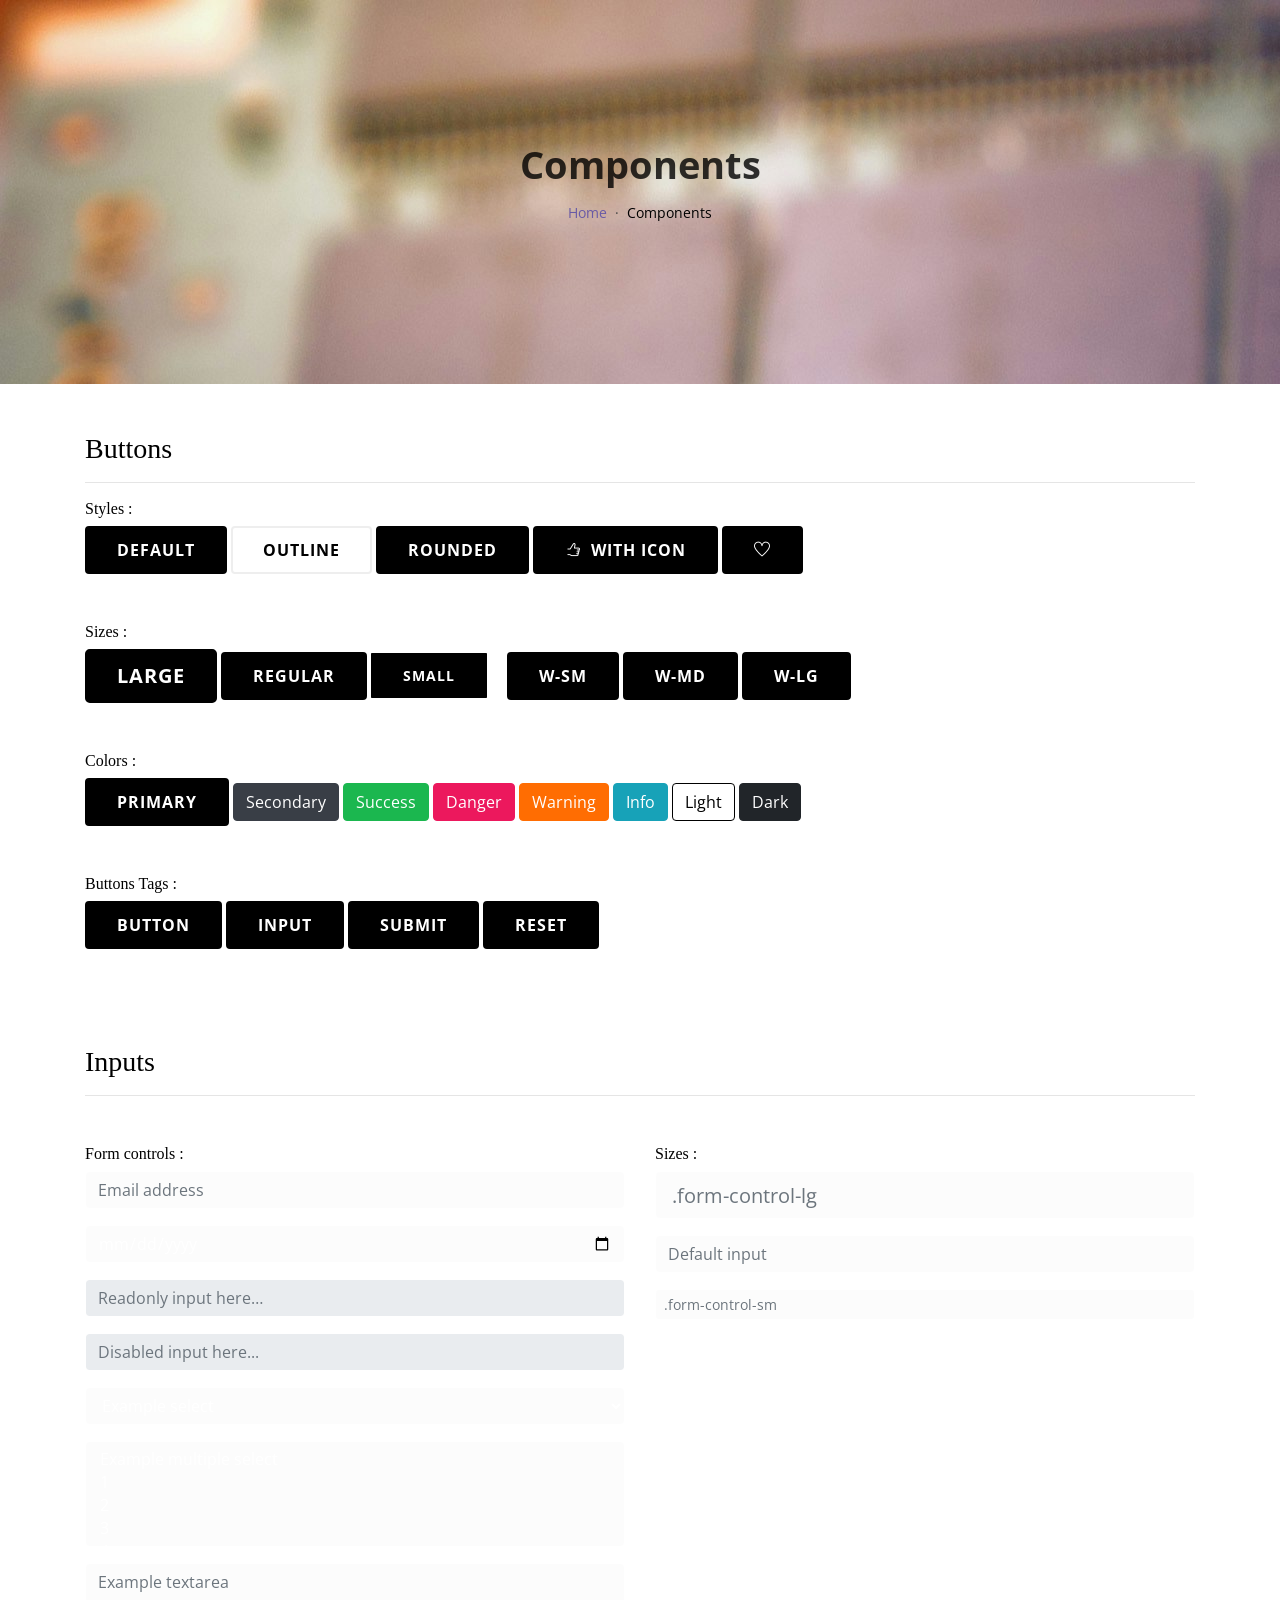
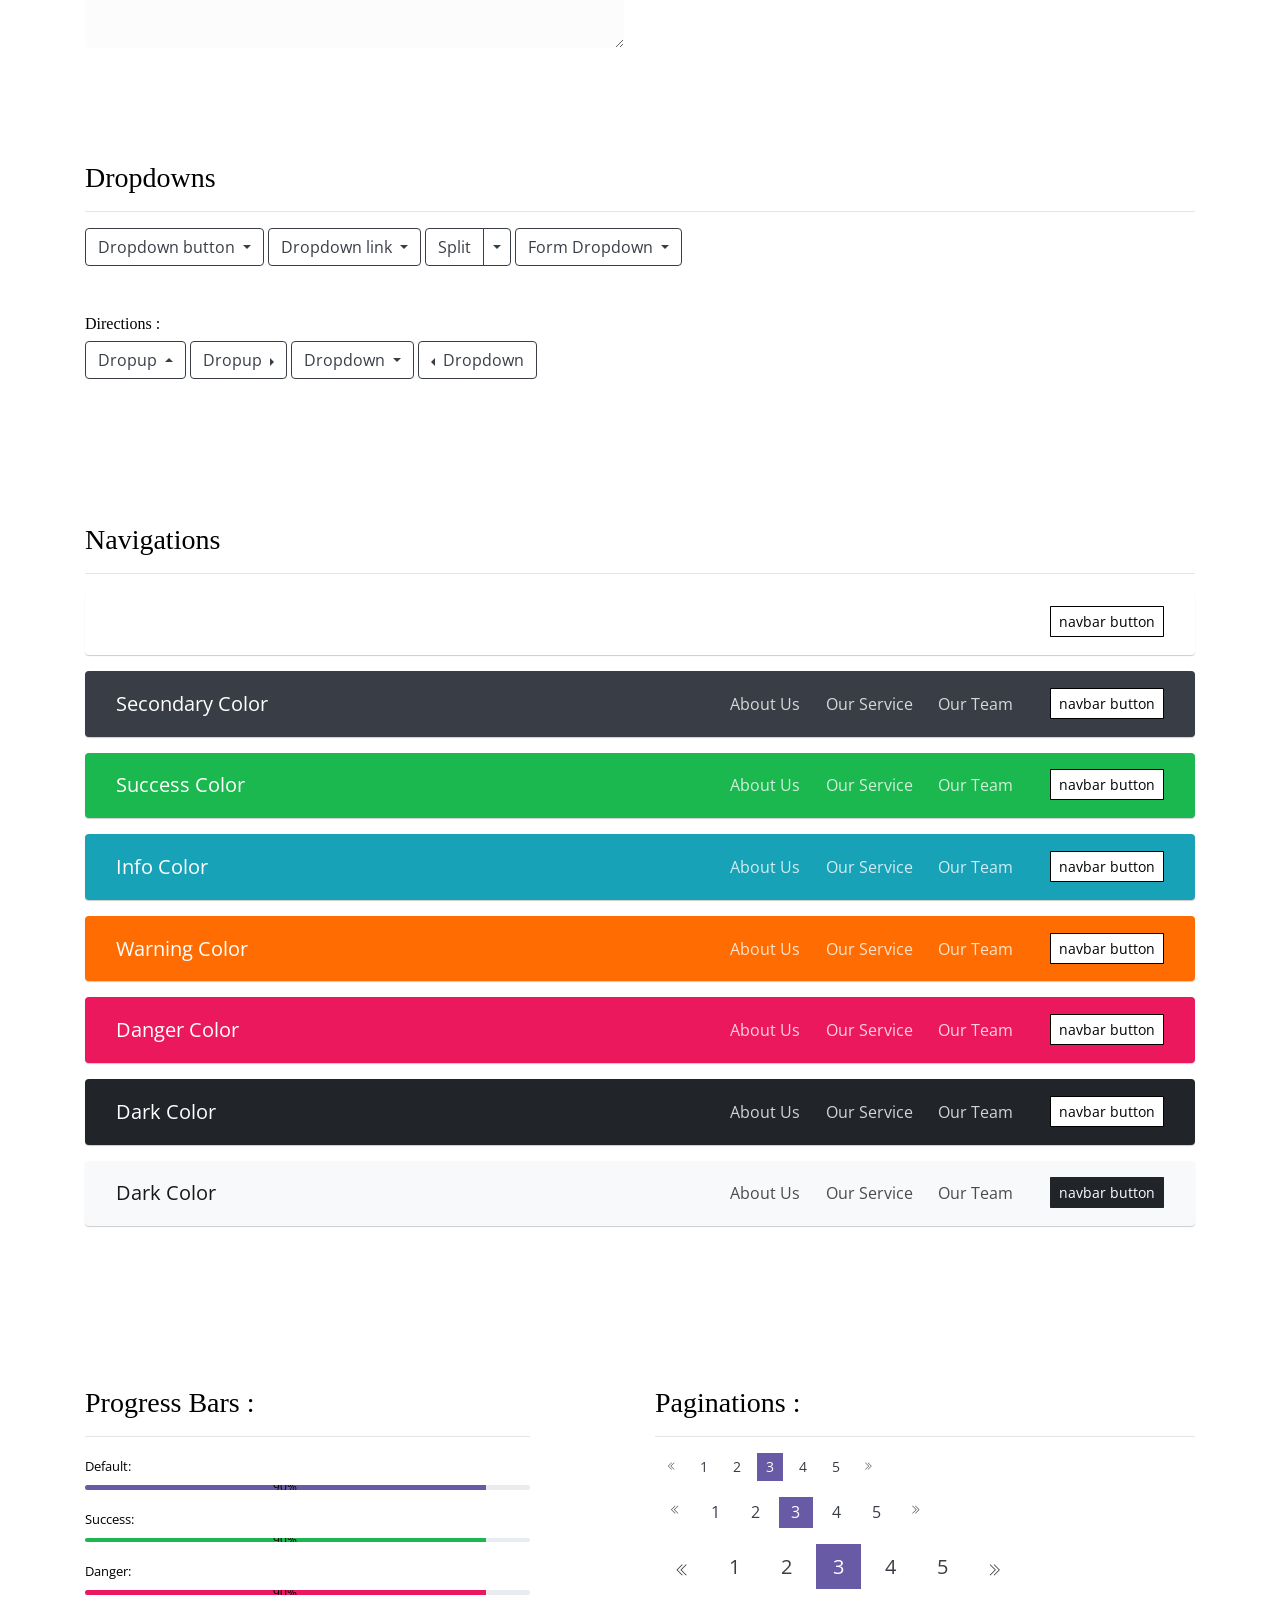
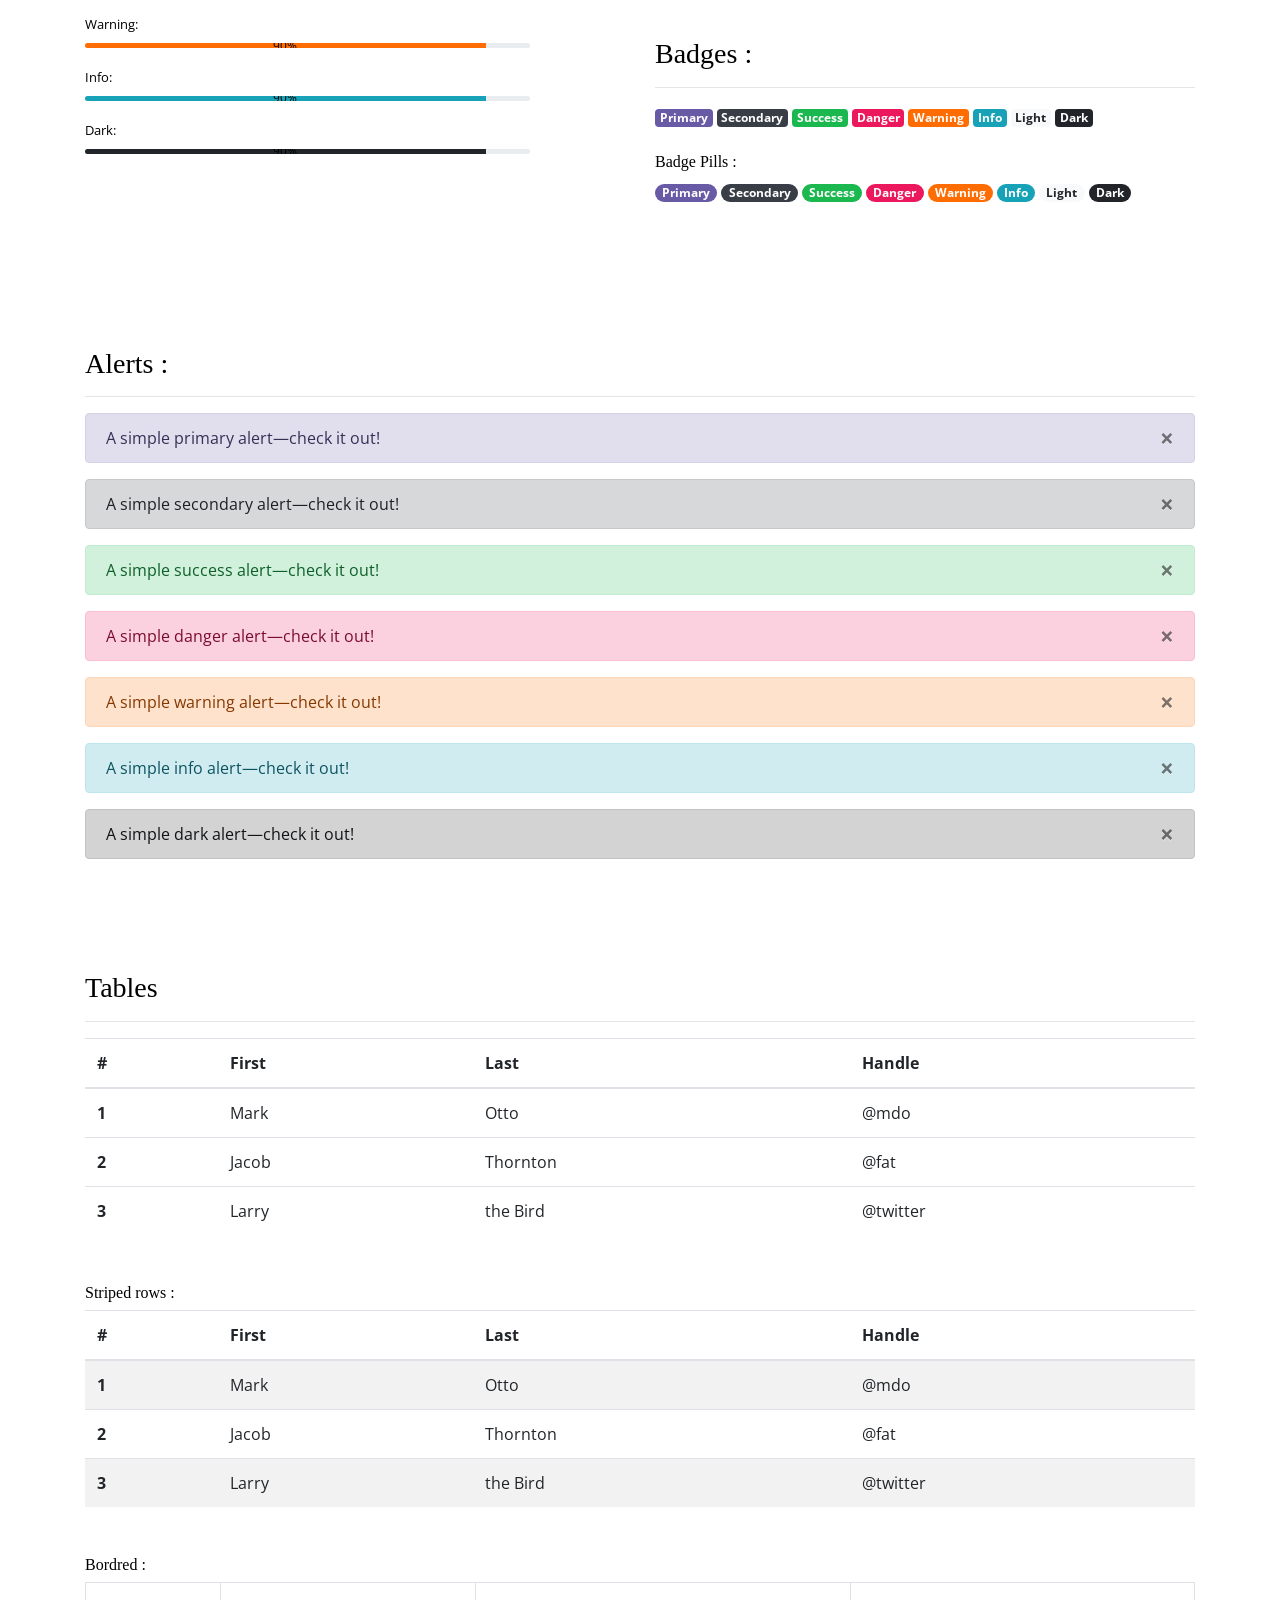
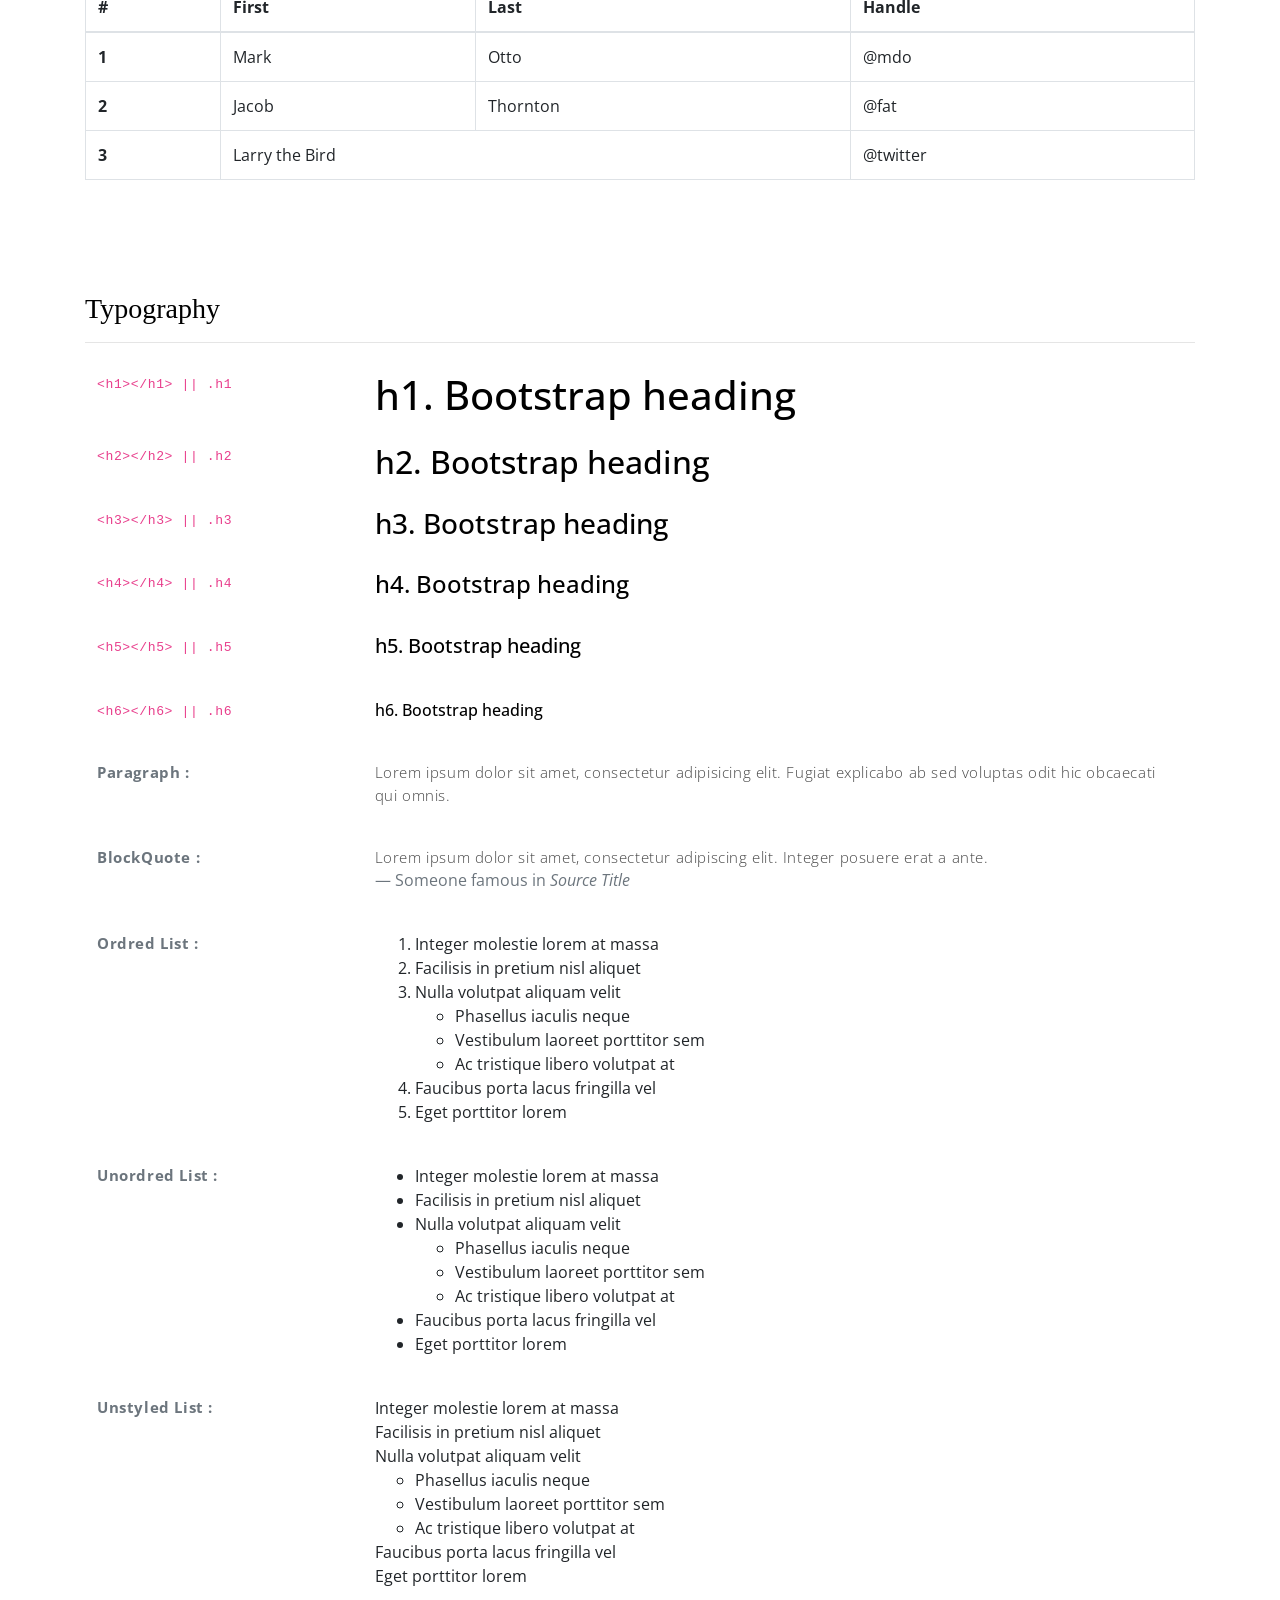
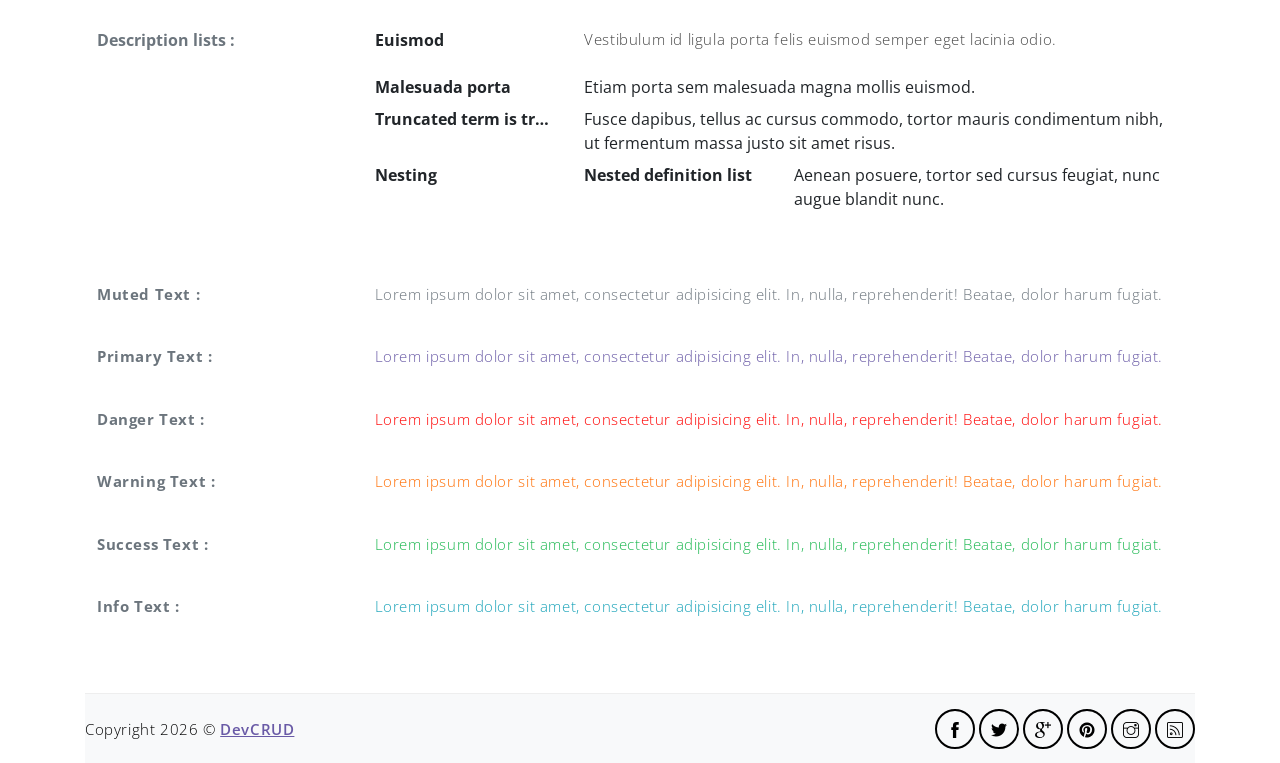
<file: components.html>
<!DOCTYPE html>
<html lang="en">
<head>
   <meta charset="utf-8">
   <meta name="viewport" content="width=device-width, initial-scale=1, shrink-to-fit=no">
   <meta name="description" content="Start your development with Meyawo landing page.">
   <meta name="author" content="Devcrud">
   <title>Meyawo Landing page | Components</title>
   <!-- font icons -->
   <link rel="stylesheet" href="assets/vendors/themify-icons/css/themify-icons.css">
   <!-- Bootstrap + Steller  -->
   <link rel="stylesheet" href="assets/css/meyawo.css">
</head>
<body>

   <!-- Page Header -->
   <header class="header header-mini"> 
      <div class="header-title">Components</div> 
      <nav aria-label="breadcrumb">
         <ol class="breadcrumb">
            <li class="breadcrumb-item"><a href="/">Home</a></li>
            <li class="breadcrumb-item active" aria-current="page">Components</li>
         </ol>
      </nav>
   </header> <!-- End Of Page Header -->

   <!-- main content -->
   <div class="container">

      <!-- Buttons -->
      <h3 class="mt-5">Buttons</h3>
      <hr>
      <h6 class="section-secondary-title">Styles :</h6>
      <button class="btn btn-primary">Default</button>
      <button class="btn btn-outline-primary">outline</button>
      <button class="btn btn-primary rounded">Rounded</button>
      <button class="btn btn-primary rounded"><i class="ti-thumb-up pr-1"></i> With Icon</button>
      <button class="btn btn-primary circle"><i class="ti-heart"></i></button>

      <h6 class="section-secondary-title mt-5">Sizes :</h6>
      <button class="btn btn-primary btn-lg">Large</button>
      <button class="btn btn-primary ">Regular</button>
      <button class="btn btn-primary btn-sm">Small</button>
      <button class="btn btn-primary w-sm ml-3">w-sm</button>
      <button class="btn btn-primary w-md">w-md</button>
      <button class="btn btn-primary w-lg">w-lg</button>

      <h6 class="section-secondary-title mt-5">Colors :</h6>          
      <button type="button" class="btn btn-primary">Primary</button>
      <button type="button" class="btn btn-secondary">Secondary</button>
      <button type="button" class="btn btn-success">Success</button>
      <button type="button" class="btn btn-danger">Danger</button>
      <button type="button" class="btn btn-warning">Warning</button>
      <button type="button" class="btn btn-info">Info</button>
      <button type="button" class="btn btn-light">Light</button>
      <button type="button" class="btn btn-dark">Dark</button>

      <h6 class="section-secondary-title mt-5">Buttons Tags :</h6>
      <button class="btn btn-primary" type="submit">Button</button>
      <input class="btn btn-primary" type="button" value="Input">
      <input class="btn btn-primary" type="submit" value="Submit">
      <input class="btn btn-primary" type="reset" value="Reset">
      
      <!-- devider -->
      <div class="py-5"></div>

      <!-- Inputs -->
      <h3>Inputs</h3>
      <hr>
      <div class="row mt-5">
         <div class="col-md-6">
            <h6 class="section-secondary-title">Form controls :</h6>        
            <div class="form-group">
               <input type="email" class="form-control" id="exampleFormControlInput1" placeholder="Email address">
            </div>
            <div class="form-group">
               <input type="date" class="form-control" id="exampleFormControlInput1" placeholder="Date">
            </div>
            <div class="form-group">
               <input class="form-control" type="text" placeholder="Readonly input here…" readonly>
            </div>
            <div class="form-group">
               <input class="form-control" id="disabledInput" type="text" placeholder="Disabled input here..." disabled>
            </div>
            <div class="form-group">
               <select class="form-control" id="exampleFormControlSelect1">
                  <option>Example select</option>
                  <option>1</option>
                  <option>2</option>
                  <option>3</option>
                  <option>4</option>
                  <option>5</option>
               </select>
            </div>
            <div class="form-group">
               <select multiple class="form-control" id="exampleFormControlSelect2">
                  <option>Example multiple select</option>
                  <option>1</option>
                  <option>2</option>
                  <option>3</option>
                  <option>4</option>
                  <option>5</option>
               </select>
            </div>
            <div class="form-group">
               <textarea class="form-control" id="exampleFormControlTextarea1" rows="3" placeholder="Example textarea"></textarea>
            </div>
         </div>
         <div class="col-md-6">
            <h6 class="section-secondary-title">Sizes :</h6>    
            <div class="form-group">
               <input class="form-control form-control-lg" type="text" placeholder=".form-control-lg">             
            </div>
            <div class="form-group">
               <input class="form-control" type="text" placeholder="Default input">
            </div>
            <div class="form-group">
               <input class="form-control form-control-sm" type="text" placeholder=".form-control-sm"> 
            </div>
         </div>
      </div> <!-- end of inputs -->   

      <!-- devider -->
      <div class="py-5"></div>             

      <!-- Dropdowns -->
      <h3 class="components-section-title font-weight-normal">Dropdowns</h3>
      <hr>
      <div class="dropdown d-inline-block">
         <button class="btn btn-outline-secondary dropdown-toggle" type="button" id="dropdownMenuButton" data-toggle="dropdown" aria-haspopup="true" aria-expanded="false">
         Dropdown button
         </button>
         <div class="dropdown-menu" aria-labelledby="dropdownMenuButton">
         <a class="dropdown-item" href="#">Action</a>
         <a class="dropdown-item" href="#">Another action</a>
         <a class="dropdown-item" href="#">Something else here</a>
         </div>
      </div>
      <div class="dropdown d-inline-block">
         <a class="btn btn-outline-secondary dropdown-toggle" href="#" role="button" id="dropdownMenuLink" data-toggle="dropdown" aria-haspopup="true" aria-expanded="false">
            Dropdown link
         </a>
         <div class="dropdown-menu" aria-labelledby="dropdownMenuLink">
            <a class="dropdown-item" href="#">Action</a>
            <a class="dropdown-item" href="#">Another action</a>
            <a class="dropdown-item" href="#">Something else here</a>
         </div>
      </div>
      <div class="btn-group">
         <button type="button" class="btn btn-outline-secondary">Split</button>
         <button type="button" class="btn btn-outline-secondary dropdown-toggle dropdown-toggle-split" data-toggle="dropdown" aria-haspopup="true" aria-expanded="false">
         <span class="sr-only">Toggle Dropdown</span>
         </button>
         <div class="dropdown-menu">
            <a class="dropdown-item" href="#">Action</a>
            <a class="dropdown-item" href="#">Another action</a>
            <a class="dropdown-item" href="#">Something else here</a>
            <div class="dropdown-divider"></div>
            <a class="dropdown-item" href="#">Separated link</a>
         </div>
      </div>
      <div class="btn-group">
         <button class="btn btn-outline-secondary dropdown-toggle" type="button" id="dropdownMenuButton" data-toggle="dropdown" aria-haspopup="true" aria-expanded="false">
            Form Dropdown
         </button>
         <div class="dropdown-menu form">
            <form class="px-4 py-3">
               <div class="form-group">
                  <input type="email" class="form-control" id="exampleDropdownFormEmail1" placeholder="email@example.com">
               </div>
               <div class="form-group">
                  <input type="password" class="form-control" id="exampleDropdownFormPassword1" placeholder="Password">
               </div>
               <div class="form-check mb-3">
                  <input type="checkbox" class="form-check-input" id="dropdownCheck">
                  <label class="form-check-label" for="dropdownCheck">
                     Remember me
                  </label>
               </div>
               <button type="submit" class="btn btn-primary btn-block">Sign in</button>
            </form>
            <div class="dropdown-divider"></div>
            <a class="dropdown-item" href="#"><small>New around here? Sign up</small></a>
            <a class="dropdown-item" href="#"><small>Forgot password?</small></a>
         </div>
      </div>       
      <h6 class="section-secondary-title mt-5">Directions :</h6>  
      <div class="btn-group dropup">
         <button type="button" class="btn btn-outline-secondary dropdown-toggle" data-toggle="dropdown" aria-haspopup="true" aria-expanded="false">
            Dropup
         </button>
         <div class="dropdown-menu">
            <a class="dropdown-item" href="#">Action</a>
            <a class="dropdown-item" href="#">Another action</a>
            <a class="dropdown-item" href="#">Something else here</a>
            <div class="dropdown-divider"></div>
            <a class="dropdown-item" href="#">Separated link</a>
         </div>
      </div>
      <div class="btn-group dropright">
         <button type="button" class="btn btn-outline-secondary dropdown-toggle" data-toggle="dropdown" aria-haspopup="true" aria-expanded="false">
            Dropup
         </button>
         <div class="dropdown-menu">
            <a class="dropdown-item" href="#">Action</a>
            <a class="dropdown-item" href="#">Another action</a>
            <a class="dropdown-item" href="#">Something else here</a>
            <div class="dropdown-divider"></div>
            <a class="dropdown-item" href="#">Separated link</a>
         </div>
      </div>
      <div class="btn-group">
         <button type="button" class="btn btn-outline-secondary dropdown-toggle" data-toggle="dropdown" aria-haspopup="true" aria-expanded="false">
            Dropdown
         </button>
         <div class="dropdown-menu">
            <a class="dropdown-item" href="#">Action</a>
            <a class="dropdown-item" href="#">Another action</a>
            <a class="dropdown-item" href="#">Something else here</a>
            <div class="dropdown-divider"></div>
            <a class="dropdown-item" href="#">Separated link</a>
         </div>
      </div>
      <div class="btn-group dropleft">
         <button type="button" class="btn btn-outline-secondary dropdown-toggle" data-toggle="dropdown" aria-haspopup="true" aria-expanded="false">
            Dropdown
         </button>
         <div class="dropdown-menu">
            <a class="dropdown-item" href="#">Action</a>
            <a class="dropdown-item" href="#">Another action</a>
            <a class="dropdown-item" href="#">Something else here</a>
            <div class="dropdown-divider"></div>
            <a class="dropdown-item" href="#">Separated link</a>
         </div>
      </div> <!-- end of Dropdowns -->  

      <!-- devider -->
      <div class="py-5"></div>   

      <!-- navbars -->
      <h3 class="components-section-title font-weight-normal mt-5">Navigations</h3>
      <hr>
      <nav class="navbar navbar-expand-sm navbar-dark bg-primary rounded shadow mb-3">
         <div class="container">
            <a class="navbar-brand" href="#">Primary Color</a>
            <button class="navbar-toggler ml-auto" type="button" data-toggle="collapse" data-target="#navbarSupportedContent" aria-controls="navbarSupportedContent" aria-expanded="false" aria-label="Toggle navigation">
            <span class="navbar-toggler-icon"></span>
            </button>
            <div class="collapse navbar-collapse" id="navbarSupportedContent">
               <ul class="navbar-nav ml-auto"> 
                  <li class="nav-item">
                     <a class="nav-link" href="#about">About Us</a>
                  </li>
                  <li class="nav-item">
                     <a class="nav-link" href="#service">Our Service</a>
                  </li>
                  <li class="nav-item">
                     <a class="nav-link" href="#team">Our Team</a>
                  </li>
                  <li class="nav-item">
                     <a href="#book-table" class="ml-4 mt-1 btn btn-light btn-sm">navbar button</a>
                  </li>
               </ul>                       
            </div>
         </div>
      </nav>
      <nav class="navbar navbar-expand-sm navbar-dark bg-secondary rounded shadow mb-3">
         <div class="container">
            <a class="navbar-brand" href="#">Secondary Color</a>
            <button class="navbar-toggler ml-auto" type="button" data-toggle="collapse" data-target="#navbarSupportedContent" aria-controls="navbarSupportedContent" aria-expanded="false" aria-label="Toggle navigation">
            <span class="navbar-toggler-icon"></span>
            </button>
            <div class="collapse navbar-collapse" id="navbarSupportedContent">
               <ul class="navbar-nav ml-auto"> 
                  <li class="nav-item">
                     <a class="nav-link" href="#about">About Us</a>
                  </li>
                  <li class="nav-item">
                     <a class="nav-link" href="#service">Our Service</a>
                  </li>
                  <li class="nav-item">
                     <a class="nav-link" href="#team">Our Team</a>
                  </li>
                  <li class="nav-item">
                     <a href="#book-table" class="ml-4 mt-1 btn btn-light btn-sm">navbar button</a>
                  </li>
               </ul>                       
            </div>
         </div>
      </nav>
      <nav class="navbar navbar-expand-sm navbar-dark bg-success rounded shadow mb-3">
         <div class="container">
            <a class="navbar-brand" href="#">Success Color</a>
            <button class="navbar-toggler ml-auto" type="button" data-toggle="collapse" data-target="#navbarSupportedContent" aria-controls="navbarSupportedContent" aria-expanded="false" aria-label="Toggle navigation">
            <span class="navbar-toggler-icon"></span>
            </button>
            <div class="collapse navbar-collapse" id="navbarSupportedContent">
               <ul class="navbar-nav ml-auto"> 
                  <li class="nav-item">
                     <a class="nav-link" href="#about">About Us</a>
                  </li>
                  <li class="nav-item">
                     <a class="nav-link" href="#service">Our Service</a>
                  </li>
                  <li class="nav-item">
                     <a class="nav-link" href="#team">Our Team</a>
                  </li>
                  <li class="nav-item">
                     <a href="#book-table" class="ml-4 mt-1 btn btn-light btn-sm">navbar button</a>
                  </li>
               </ul>                       
            </div>
         </div>
      </nav>
      <nav class="navbar navbar-expand-sm navbar-dark bg-info rounded shadow mb-3">
         <div class="container">
            <a class="navbar-brand" href="#">Info Color</a>
            <button class="navbar-toggler ml-auto" type="button" data-toggle="collapse" data-target="#navbarSupportedContent" aria-controls="navbarSupportedContent" aria-expanded="false" aria-label="Toggle navigation">
            <span class="navbar-toggler-icon"></span>
            </button>
            <div class="collapse navbar-collapse" id="navbarSupportedContent">
               <ul class="navbar-nav ml-auto"> 
                  <li class="nav-item">
                     <a class="nav-link" href="#about">About Us</a>
                  </li>
                  <li class="nav-item">
                     <a class="nav-link" href="#service">Our Service</a>
                  </li>
                  <li class="nav-item">
                     <a class="nav-link" href="#team">Our Team</a>
                  </li>
                  <li class="nav-item">
                     <a href="#book-table" class="ml-4 mt-1 btn btn-light btn-sm">navbar button</a>
                  </li>
               </ul>                       
            </div>
         </div>
      </nav>
      <nav class="navbar navbar-expand-sm navbar-dark bg-warning rounded shadow mb-3">
         <div class="container">
            <a class="navbar-brand" href="#">Warning Color</a>
            <button class="navbar-toggler ml-auto" type="button" data-toggle="collapse" data-target="#navbarSupportedContent" aria-controls="navbarSupportedContent" aria-expanded="false" aria-label="Toggle navigation">
            <span class="navbar-toggler-icon"></span>
            </button>
            <div class="collapse navbar-collapse" id="navbarSupportedContent">
               <ul class="navbar-nav ml-auto"> 
                  <li class="nav-item">
                     <a class="nav-link" href="#about">About Us</a>
                  </li>
                  <li class="nav-item">
                     <a class="nav-link" href="#service">Our Service</a>
                  </li>
                  <li class="nav-item">
                     <a class="nav-link" href="#team">Our Team</a>
                  </li>
                  <li class="nav-item">
                     <a href="#book-table" class="ml-4 mt-1 btn btn-light btn-sm">navbar button</a>
                  </li>
               </ul>                       
            </div>
         </div>
      </nav>
      <nav class="navbar navbar-expand-sm navbar-dark bg-danger rounded shadow mb-3">
         <div class="container">
            <a class="navbar-brand" href="#">Danger Color</a>
            <button class="navbar-toggler ml-auto" type="button" data-toggle="collapse" data-target="#navbarSupportedContent" aria-controls="navbarSupportedContent" aria-expanded="false" aria-label="Toggle navigation">
            <span class="navbar-toggler-icon"></span>
            </button>
            <div class="collapse navbar-collapse" id="navbarSupportedContent">
               <ul class="navbar-nav ml-auto"> 
                  <li class="nav-item">
                     <a class="nav-link" href="#about">About Us</a>
                  </li>
                  <li class="nav-item">
                     <a class="nav-link" href="#service">Our Service</a>
                  </li>
                  <li class="nav-item">
                     <a class="nav-link" href="#team">Our Team</a>
                  </li>
                  <li class="nav-item">
                     <a href="#book-table" class="ml-4 mt-1 btn btn-light btn-sm">navbar button</a>
                  </li>
               </ul>                       
            </div>
         </div>
      </nav>
      <nav class="navbar navbar-expand-sm navbar-dark bg-dark rounded shadow mb-3">
         <div class="container">
            <a class="navbar-brand" href="#">Dark Color</a>
            <button class="navbar-toggler ml-auto" type="button" data-toggle="collapse" data-target="#navbarSupportedContent" aria-controls="navbarSupportedContent" aria-expanded="false" aria-label="Toggle navigation">
            <span class="navbar-toggler-icon"></span>
            </button>
            <div class="collapse navbar-collapse" id="navbarSupportedContent">
               <ul class="navbar-nav ml-auto"> 
                  <li class="nav-item">
                     <a class="nav-link" href="#about">About Us</a>
                  </li>
                  <li class="nav-item">
                     <a class="nav-link" href="#service">Our Service</a>
                  </li>
                  <li class="nav-item">
                     <a class="nav-link" href="#team">Our Team</a>
                  </li>
                  <li class="nav-item">
                     <a href="#book-table" class="ml-4 mt-1 btn btn-light btn-sm">navbar button</a>
                  </li>
               </ul>                       
            </div>
         </div>
      </nav>
      <nav class="navbar navbar-expand-sm navbar-light bg-light rounded shadow mb-3">
         <div class="container">
            <a class="navbar-brand" href="#">Dark Color</a>
            <button class="navbar-toggler ml-auto" type="button" data-toggle="collapse" data-target="#navbarSupportedContent" aria-controls="navbarSupportedContent" aria-expanded="false" aria-label="Toggle navigation">
            <span class="navbar-toggler-icon"></span>
            </button>
            <div class="collapse navbar-collapse" id="navbarSupportedContent">
               <ul class="navbar-nav ml-auto"> 
                  <li class="nav-item">
                     <a class="nav-link" href="#about">About Us</a>
                  </li>
                  <li class="nav-item">
                     <a class="nav-link" href="#service">Our Service</a>
                  </li>
                  <li class="nav-item">
                     <a class="nav-link" href="#team">Our Team</a>
                  </li>
                  <li class="nav-item">
                     <a href="#book-table" class="ml-4 mt-1 btn btn-dark btn-sm">navbar button</a>
                  </li>
               </ul>                       
            </div>
         </div>
      </nav>
      <!-- End of navbars -->

      <!-- devider -->
      <div class="py-5"></div>   
      
      <!-- progress bars -->
      <div class="row justify-content-between">
         <div class="col-md-5">
            <h3 class="components-section-title font-weight-normal mt-5">Progress Bars :</h3>
            <hr>
            <small>Default: </small>
            <div class="progress mt-2 mb-3">
               <div class="progress-bar" role="progressbar" style="width: 90%" aria-valuenow="25" aria-valuemin="0" aria-valuemax="100"><span>90%</span></div>
            </div>
            <small>Success:</small>
            <div class="progress mt-2 mb-3">
               <div class="progress-bar bg-success" role="progressbar" style="width: 90%" aria-valuenow="25" aria-valuemin="0" aria-valuemax="100"><span>90%</span></div>
            </div>
            <small>Danger:</small>
            <div class="progress mt-2 mb-3">
               <div class="progress-bar bg-danger" role="progressbar" style="width: 90%" aria-valuenow="25" aria-valuemin="0" aria-valuemax="100"><span>90%</span></div>
            </div>
            <small>Warning:</small>
            <div class="progress mt-2 mb-3">
               <div class="progress-bar bg-warning" role="progressbar" style="width: 90%" aria-valuenow="25" aria-valuemin="0" aria-valuemax="100"><span>90%</span></div>
            </div>
            <small>Info:</small>
            <div class="progress mt-2 mb-3">
               <div class="progress-bar bg-info" role="progressbar" style="width: 90%" aria-valuenow="25" aria-valuemin="0" aria-valuemax="100"><span>90%</span></div>
            </div>
            <small>Dark:</small>
            <div class="progress mt-2 mb-3">
               <div class="progress-bar bg-dark" role="progressbar" style="width: 90%" aria-valuenow="25" aria-valuemin="0" aria-valuemax="100"><span>90%</span></div>
            </div>
         </div>
         <div class="col-md-6">
            <h3 class="components-section-title font-weight-normal mt-5">Paginations :</h3>
            <hr>
            <nav aria-label="Page navigation example">
               <ul class="pagination pagination-sm">
                  <li class="page-item"><a class="page-link" href="#"><i class="ti-angle-double-left"></i></a></li>
                  <li class="page-item"><a class="page-link" href="#">1</a></li>
                  <li class="page-item"><a class="page-link" href="#">2</a></li>
                  <li class="page-item active"><a class="page-link" href="#">3</a></li>
                  <li class="page-item"><a class="page-link" href="#">4</a></li>
                  <li class="page-item"><a class="page-link" href="#">5</a></li>
                  <li class="page-item"><a class="page-link" href="#"><i class="ti-angle-double-right"></i></a></li>
               </ul>
            </nav>
            <nav aria-label="Page navigation example">
               <ul class="pagination">
               <li class="page-item"><a class="page-link" href="#"><i class="ti-angle-double-left"></i></a></li>
                  <li class="page-item"><a class="page-link" href="#">1</a></li>
                  <li class="page-item"><a class="page-link" href="#">2</a></li>
                  <li class="page-item active"><a class="page-link" href="#">3</a></li>
                  <li class="page-item"><a class="page-link" href="#">4</a></li>
                  <li class="page-item"><a class="page-link" href="#">5</a></li>
                  <li class="page-item"><a class="page-link" href="#"><i class="ti-angle-double-right"></i></a></li>
               </ul>
            </nav>
            <nav aria-label="Page navigation example">
               <ul class="pagination pagination-lg">
                  <li class="page-item"><a class="page-link" href="#"><i class="ti-angle-double-left"></i></a></li>
                  <li class="page-item"><a class="page-link" href="#">1</a></li>
                  <li class="page-item"><a class="page-link" href="#">2</a></li>
                  <li class="page-item active"><a class="page-link" href="#">3</a></li>
                  <li class="page-item"><a class="page-link" href="#">4</a></li>
                  <li class="page-item"><a class="page-link" href="#">5</a></li>
                  <li class="page-item"><a class="page-link" href="#"><i class="ti-angle-double-right"></i></a></li>
               </ul>
            </nav>

            <!-- Badges -->
            <h3 class="components-section-title font-weight-normal mt-5">Badges :</h3>
            <hr>
            <span class="badge badge-primary">Primary</span>
            <span class="badge badge-secondary">Secondary</span>
            <span class="badge badge-success">Success</span>
            <span class="badge badge-danger">Danger</span>
            <span class="badge badge-warning">Warning</span>
            <span class="badge badge-info">Info</span>
            <span class="badge badge-light">Light</span>
            <span class="badge badge-dark">Dark</span>
            <h6 class="section-secondary-title mt-4 mb-2">Badge Pills :</h6>
            <span class="badge badge-pill badge-primary">Primary</span>
            <span class="badge badge-pill badge-secondary">Secondary</span>
            <span class="badge badge-pill badge-success">Success</span>
            <span class="badge badge-pill badge-danger">Danger</span>
            <span class="badge badge-pill badge-warning">Warning</span>
            <span class="badge badge-pill badge-info">Info</span>
            <span class="badge badge-pill badge-light">Light</span>
            <span class="badge badge-pill badge-dark">Dark</span>
         </div>
      </div> <!-- End of Progress bars -->

      <!-- devider -->
      <div class="py-5"></div>  

      <!-- Alerts -->
      <h3 class="components-section-title font-weight-normal mt-5">Alerts :</h3>
      <hr>
      <div class="alert alert-primary alert-dismissible fade show" role="alert">
         A simple primary alert—check it out!
         <button type="button" class="close" data-dismiss="alert" aria-label="Close">
            <span aria-hidden="true">&times;</span>
         </button>
      </div>
      <div class="alert alert-secondary alert-dismissible fade show" role="alert">
         A simple secondary alert—check it out!
         <button type="button" class="close" data-dismiss="alert" aria-label="Close">
            <span aria-hidden="true">&times;</span>
         </button>
      </div>
      <div class="alert alert-success alert-dismissible fade show" role="alert">
         A simple success alert—check it out!
         <button type="button" class="close" data-dismiss="alert" aria-label="Close">
            <span aria-hidden="true">&times;</span>
         </button>
      </div>
      <div class="alert alert-danger alert-dismissible fade show" role="alert">
         A simple danger alert—check it out!
         <button type="button" class="close" data-dismiss="alert" aria-label="Close">
            <span aria-hidden="true">&times;</span>
         </button>
      </div>
      <div class="alert alert-warning alert-dismissible fade show" role="alert">
         A simple warning alert—check it out!
         <button type="button" class="close" data-dismiss="alert" aria-label="Close">
            <span aria-hidden="true">&times;</span>
         </button>
      </div>
      <div class="alert alert-info alert-dismissible fade show" role="alert">
         A simple info alert—check it out!
         <button type="button" class="close" data-dismiss="alert" aria-label="Close">
            <span aria-hidden="true">&times;</span>
         </button>
      </div>
      <div class="alert alert-dark alert-dismissible fade show" role="alert">
         A simple dark alert—check it out!
         <button type="button" class="close" data-dismiss="alert" aria-label="Close">
            <span aria-hidden="true">&times;</span>
         </button>
      </div>
      <!-- end of alerts -->

      <!-- devider -->
      <div class="py-5"></div> 
   
      <!-- tables -->
      <h3 class="components-section-title">Tables</h3>
      <hr>
      <table class="table">
         <thead>
            <tr>
               <th scope="col">#</th>
               <th scope="col">First</th>
               <th scope="col">Last</th>
               <th scope="col">Handle</th>
            </tr>
         </thead>
         <tbody>
            <tr>
               <th scope="row">1</th>
               <td>Mark</td>
               <td>Otto</td>
               <td>@mdo</td>
            </tr>
            <tr>
               <th scope="row">2</th>
               <td>Jacob</td>
               <td>Thornton</td>
               <td>@fat</td>
            </tr>
            <tr>
               <th scope="row">3</th>
               <td>Larry</td>
               <td>the Bird</td>
               <td>@twitter</td>
            </tr>
         </tbody>
      </table>

      <h6 class="section-secondary-title mt-5">Striped rows :</h6>
      <table class="table table-striped">
         <thead>
            <tr>
               <th scope="col">#</th>
               <th scope="col">First</th>
               <th scope="col">Last</th>
               <th scope="col">Handle</th>
            </tr>
         </thead>
         <tbody>
            <tr>
               <th scope="row">1</th>
               <td>Mark</td>
               <td>Otto</td>
               <td>@mdo</td>
            </tr>
            <tr>
               <th scope="row">2</th>
               <td>Jacob</td>
               <td>Thornton</td>
               <td>@fat</td>
            </tr>
            <tr>
               <th scope="row">3</th>
               <td>Larry</td>
               <td>the Bird</td>
               <td>@twitter</td>
            </tr>
         </tbody>
      </table>

      <h6 class="section-secondary-title mt-5">Bordred :</h6>
      <table class="table table-bordered">
         <thead>
            <tr>
               <th scope="col">#</th>
               <th scope="col">First</th>
               <th scope="col">Last</th>
               <th scope="col">Handle</th>
            </tr>
         </thead>
         <tbody>
            <tr>
               <th scope="row">1</th>
               <td>Mark</td>
               <td>Otto</td>
               <td>@mdo</td>
            </tr>
            <tr>
               <th scope="row">2</th>
               <td>Jacob</td>
               <td>Thornton</td>
               <td>@fat</td>
            </tr>
            <tr>
               <th scope="row">3</th>
               <td colspan="2">Larry the Bird</td>
               <td>@twitter</td>
            </tr>
         </tbody>
      </table>
      <!-- end of tables -->

      <!-- devider -->
      <div class="py-5"></div> 

      <!-- typography -->
      <h3 class="components-section-title">Typography</h3>
      <hr>
      <table class="table table-borderless v-align-center">
         <tbody>
            <tr>
               <td>
                  <p><code class="highlighter-rouge">&lt;h1&gt;&lt;/h1&gt; || .h1</code></p>
               </td>
               <td class="w-75"><span class="h1">h1. Bootstrap heading</span></td>
            </tr>
            <tr>
               <td>
                  <p><code class="highlighter-rouge">&lt;h2&gt;&lt;/h2&gt; || .h2</code></p>
               </td>
               <td><span class="h2">h2. Bootstrap heading</span></td>
            </tr>
            <tr>
               <td>
                  <p><code class="highlighter-rouge">&lt;h3&gt;&lt;/h3&gt; || .h3</code></p>
               </td>
               <td><span class="h3">h3. Bootstrap heading</span></td>
            </tr>
            <tr>
               <td>
                  <p><code class="highlighter-rouge">&lt;h4&gt;&lt;/h4&gt; || .h4</code></p>
               </td>
               <td><span class="h4">h4. Bootstrap heading</span></td>
            </tr>
            <tr>
               <td>
                  <p><code class="highlighter-rouge">&lt;h5&gt;&lt;/h5&gt; || .h5</code></p>
               </td>
               <td><span class="h5">h5. Bootstrap heading</span></td>
            </tr>
            <tr>
               <td>
                  <p><code class="highlighter-rouge">&lt;h6&gt;&lt;/h6&gt; || .h6</code></p>
               </td>
               <td><span class="h6">h6. Bootstrap heading</span></td>
            </tr>
            <tr>
               <td>
                  <p class="font-weight-bold text-muted">Paragraph :</p>
               </td>
               <td><p>Lorem ipsum dolor sit amet, consectetur adipisicing elit. Fugiat explicabo ab sed voluptas odit hic obcaecati qui omnis.</p></td>
            </tr>
            <tr>
               <td>
                  <p class="font-weight-bold text-muted">BlockQuote :</p>
               </td>
               <td>
                  <blockquote class="blockquote">
                     <p class="mb-0">Lorem ipsum dolor sit amet, consectetur adipiscing elit. Integer posuere erat a ante.</p>
                     <footer class="blockquote-footer">Someone famous in <cite title="Source Title">Source Title</cite></footer>
                  </blockquote>
               </td>
            </tr>

            <tr>
               <td><p class="font-weight-bold text-muted">Ordred List :</p></td>
               <td>
                  <ol>
                     <li>Integer molestie lorem at massa</li>
                     <li>Facilisis in pretium nisl aliquet</li>
                     <li>Nulla volutpat aliquam velit
                        <ul>
                           <li>Phasellus iaculis neque</li>
                           <li>Vestibulum laoreet porttitor sem</li>
                           <li>Ac tristique libero volutpat at</li>
                        </ul>
                     </li>
                     <li>Faucibus porta lacus fringilla vel</li>
                     <li>Eget porttitor lorem</li>
                  </ol>
               </td>
            </tr>
            <tr>
               <td><p class="font-weight-bold text-muted">Unordred List :</p></td>
               <td>
                  <ul >
                     <li>Integer molestie lorem at massa</li>
                     <li>Facilisis in pretium nisl aliquet</li>
                     <li>Nulla volutpat aliquam velit
                        <ul>
                           <li>Phasellus iaculis neque</li>
                           <li>Vestibulum laoreet porttitor sem</li>
                           <li>Ac tristique libero volutpat at</li>
                        </ul>
                     </li>
                     <li>Faucibus porta lacus fringilla vel</li>
                     <li>Eget porttitor lorem</li>
                  </ul>
               </td>
            </tr>
            <tr>
               <td><p class="font-weight-bold text-muted">Unstyled List :</p></td>
               <td>
                  <ul class="list-unstyled">
                     <li>Integer molestie lorem at massa</li>
                     <li>Facilisis in pretium nisl aliquet</li>
                     <li>Nulla volutpat aliquam velit
                        <ul>
                           <li>Phasellus iaculis neque</li>
                           <li>Vestibulum laoreet porttitor sem</li>
                           <li>Ac tristique libero volutpat at</li>
                        </ul>
                     </li>
                     <li>Faucibus porta lacus fringilla vel</li>
                     <li>Eget porttitor lorem</li>
                  </ul>
               </td>
            </tr>
            <tr>
               <td class="font-weight-bold text-muted">Description lists : </td>
               <td>
                  <dl class="row">
                     <dt class="col-sm-3">Euismod</dt>
                     <dd class="col-sm-9">
                        <p>Vestibulum id ligula porta felis euismod semper eget lacinia odio.</p>
                     </dd>

                     <dt class="col-sm-3">Malesuada porta</dt>
                     <dd class="col-sm-9">Etiam porta sem malesuada magna mollis euismod.</dd>

                     <dt class="col-sm-3 text-truncate">Truncated term is truncated</dt>
                     <dd class="col-sm-9">Fusce dapibus, tellus ac cursus commodo, tortor mauris condimentum nibh, ut fermentum massa justo sit amet risus.</dd>

                     <dt class="col-sm-3">Nesting</dt>
                     <dd class="col-sm-9">
                        <dl class="row">
                           <dt class="col-sm-4">Nested definition list</dt>
                           <dd class="col-sm-8">Aenean posuere, tortor sed cursus feugiat, nunc augue blandit nunc.</dd>
                        </dl>
                     </dd>
                  </dl>
               </td>
            </tr>
            <tr>
               <td>
                  <p class="font-weight-bold text-muted">Muted Text :</p>
               </td>
               <td>
                  <p class="text-muted">Lorem ipsum dolor sit amet, consectetur adipisicing elit. In, nulla, reprehenderit! Beatae, dolor harum fugiat.</p>
               </td>
            </tr>
            <tr>
               <td>
                  <p class="font-weight-bold text-muted">Primary Text :</p>
               </td>
               <td>
                  <p class="text-primary">Lorem ipsum dolor sit amet, consectetur adipisicing elit. In, nulla, reprehenderit! Beatae, dolor harum fugiat.</p>
               </td>
            </tr>
            <tr>
               <td>
                  <p class="font-weight-bold text-muted">Danger Text :</p>
               </td>
               <td>
                  <p class="text-danger">Lorem ipsum dolor sit amet, consectetur adipisicing elit. In, nulla, reprehenderit! Beatae, dolor harum fugiat.</p>
               </td>
            </tr>
            <tr>
               <td>
                  <p class="font-weight-bold text-muted">Warning Text :</p>
               </td>
               <td>
                  <p class="text-warning">Lorem ipsum dolor sit amet, consectetur adipisicing elit. In, nulla, reprehenderit! Beatae, dolor harum fugiat.</p>
               </td>
            </tr>
            <tr>
               <td>
                  <p class="font-weight-bold text-muted">Success Text :</p>
               </td>
               <td>
                  <p class="text-success">Lorem ipsum dolor sit amet, consectetur adipisicing elit. In, nulla, reprehenderit! Beatae, dolor harum fugiat.</p>
               </td>
            </tr>
            <tr>
               <td>
                  <p class="font-weight-bold text-muted">Info Text :</p>
               </td>
               <td>
                  <p class="text-info">Lorem ipsum dolor sit amet, consectetur adipisicing elit. In, nulla, reprehenderit! Beatae, dolor harum fugiat.</p>
               </td>
            </tr>
         </tbody>
      </table>
   </div>
   <!-- end of typography -->

   <!-- footer -->
    <div class="container mt-5">
        <footer class="footer">       
            <p class="mb-0">Copyright <script>document.write(new Date().getFullYear())</script> &copy; <a href="http://www.devcrud.com">DevCRUD</a></p>
            <div class="social-links text-right m-auto ml-sm-auto">
                <a href="javascript:void(0)" class="link"><i class="ti-facebook"></i></a>
                <a href="javascript:void(0)" class="link"><i class="ti-twitter-alt"></i></a>
                <a href="javascript:void(0)" class="link"><i class="ti-google"></i></a>
                <a href="javascript:void(0)" class="link"><i class="ti-pinterest-alt"></i></a>
                <a href="javascript:void(0)" class="link"><i class="ti-instagram"></i></a>
                <a href="javascript:void(0)" class="link"><i class="ti-rss"></i></a>
            </div>
        </footer>
    </div> <!-- end of page footer -->
   
   <!-- core  -->
   <script src="assets/vendors/jquery/jquery-3.4.1.js"></script>
   <script src="assets/vendors/bootstrap/bootstrap.bundle.js"></script>

</body>
</html>
</file>
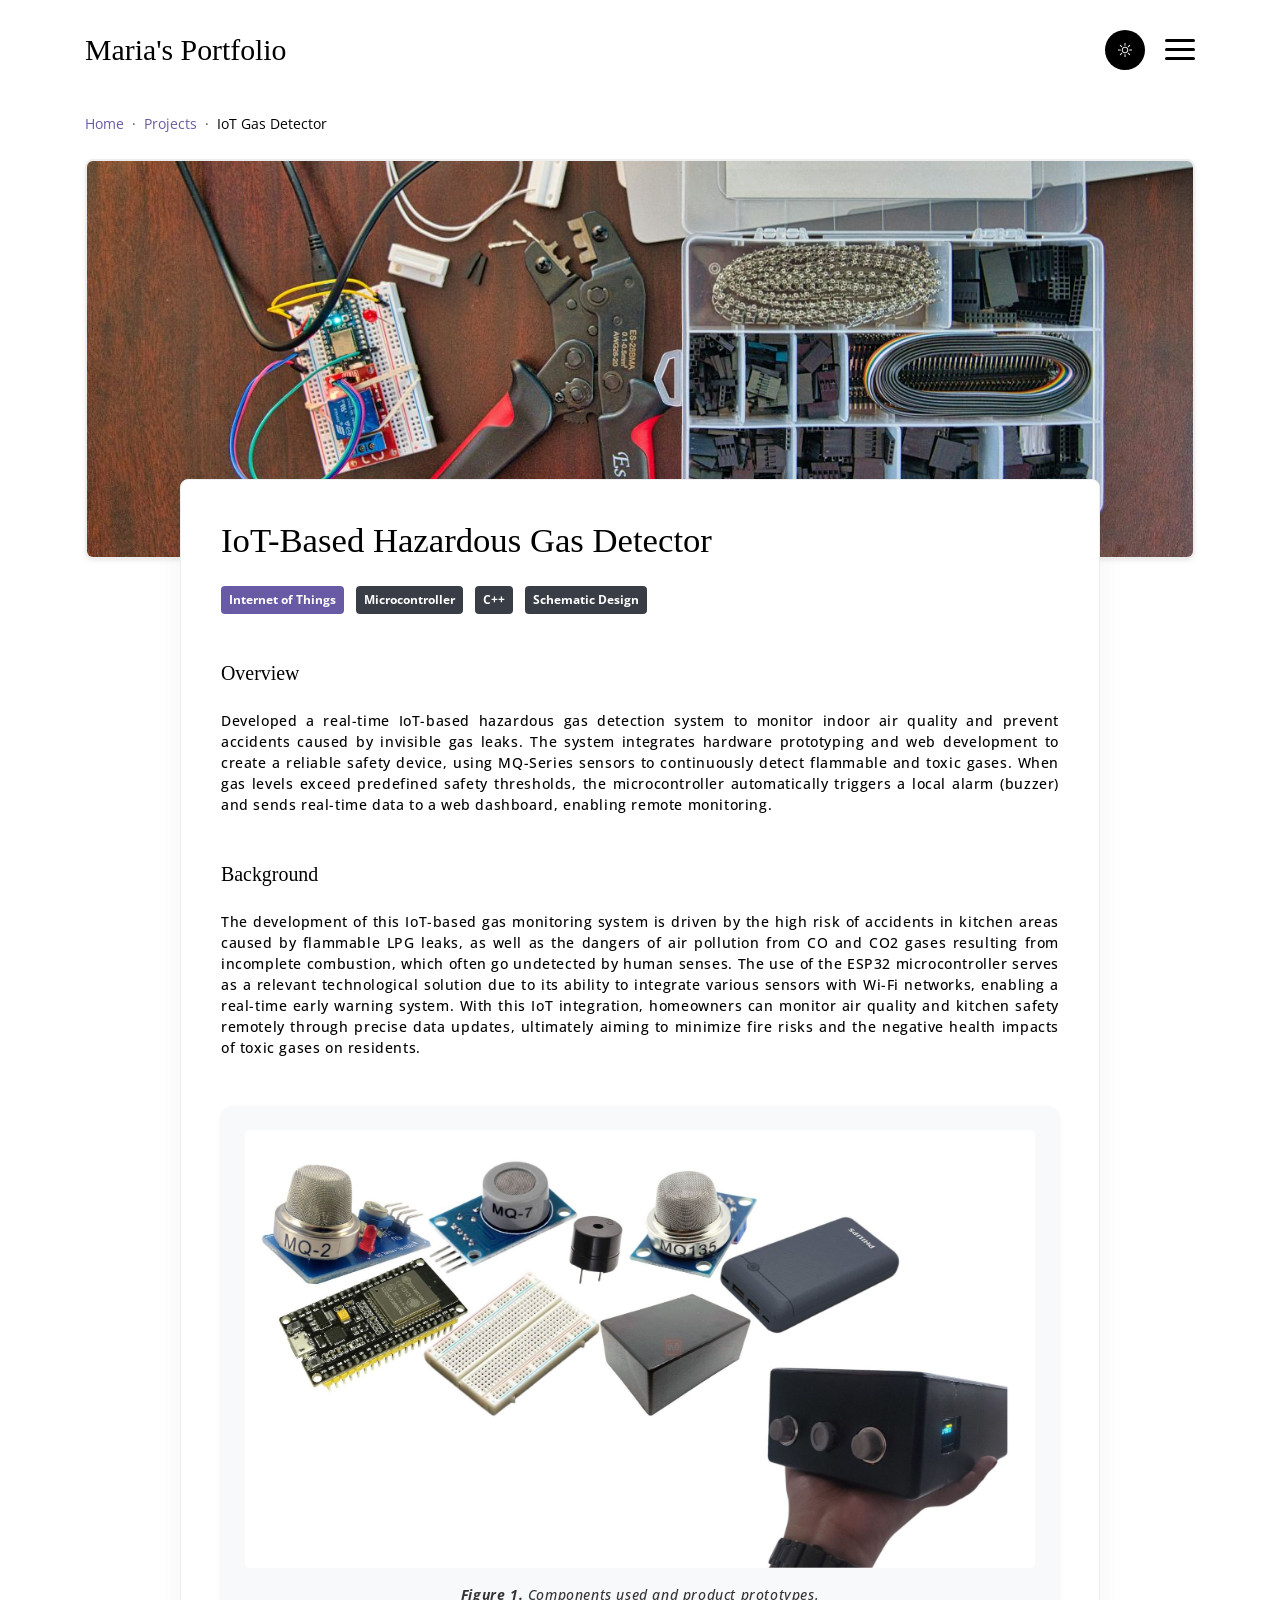
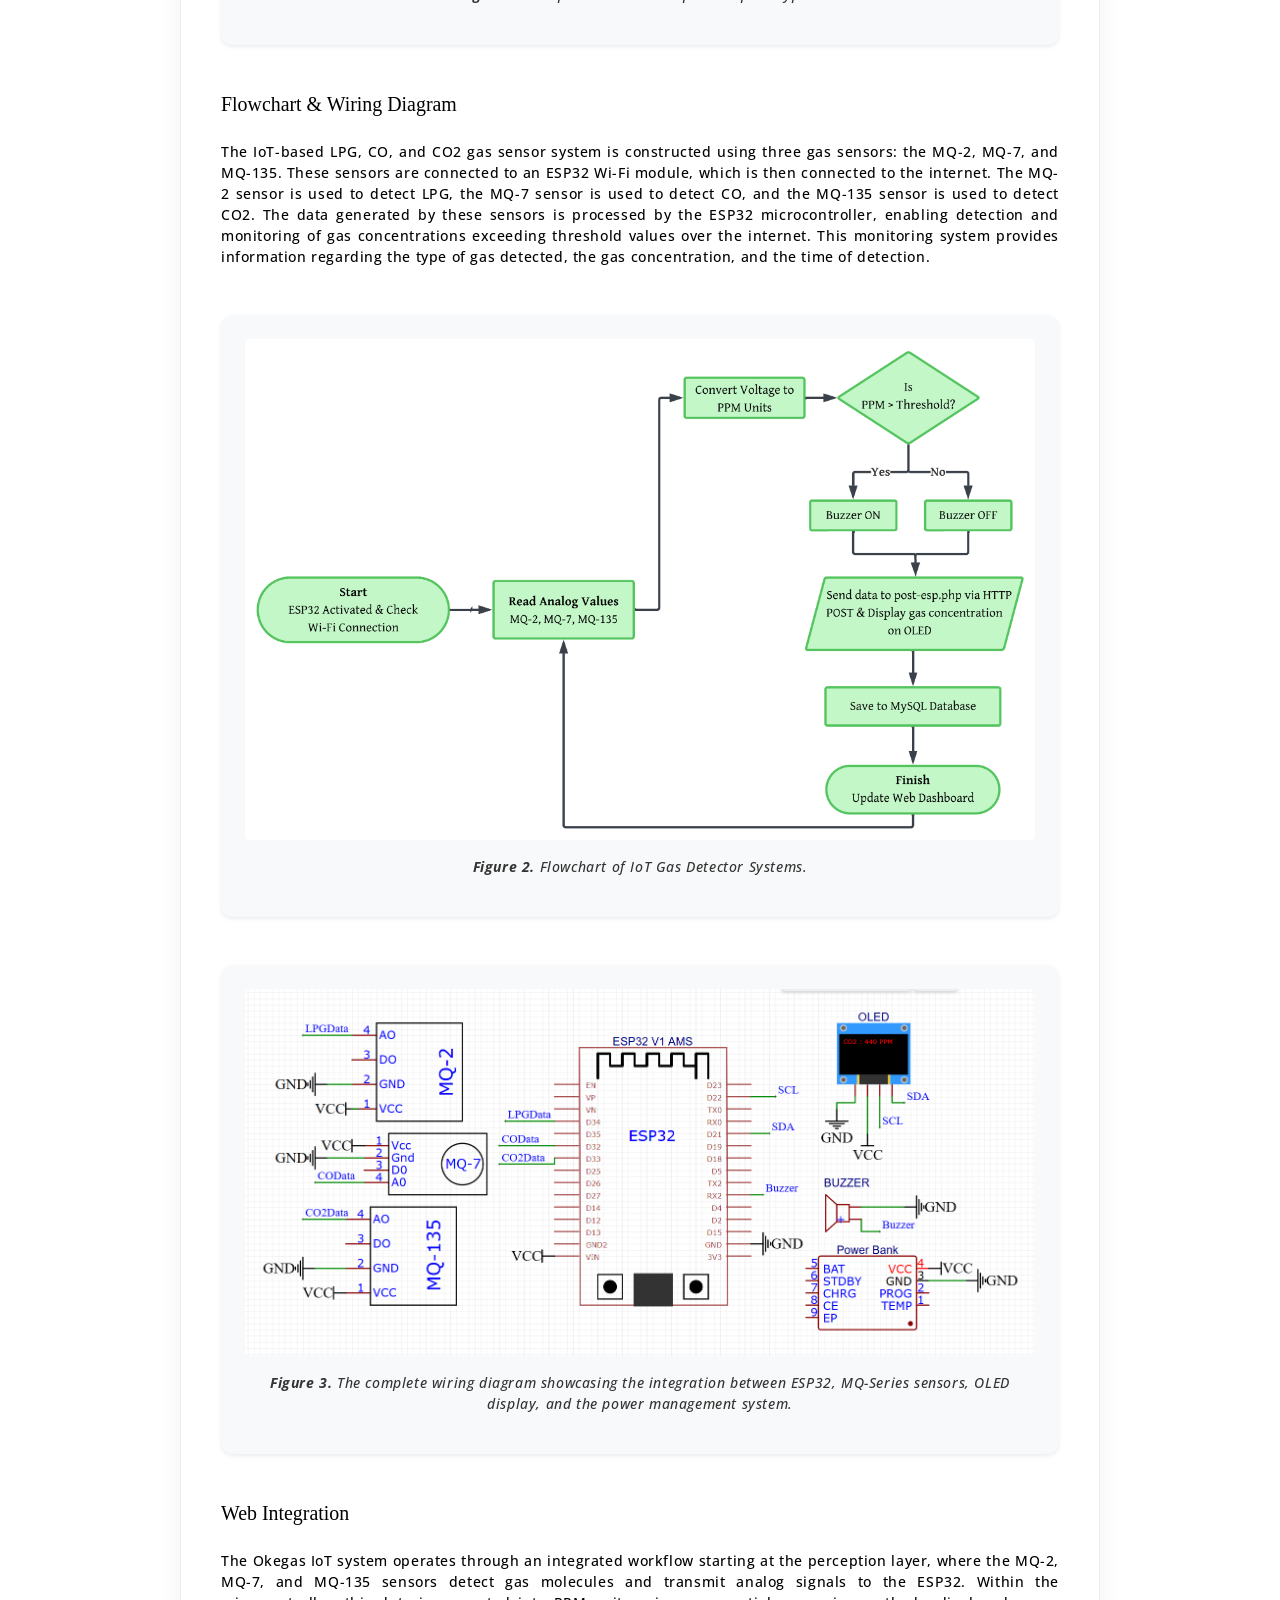
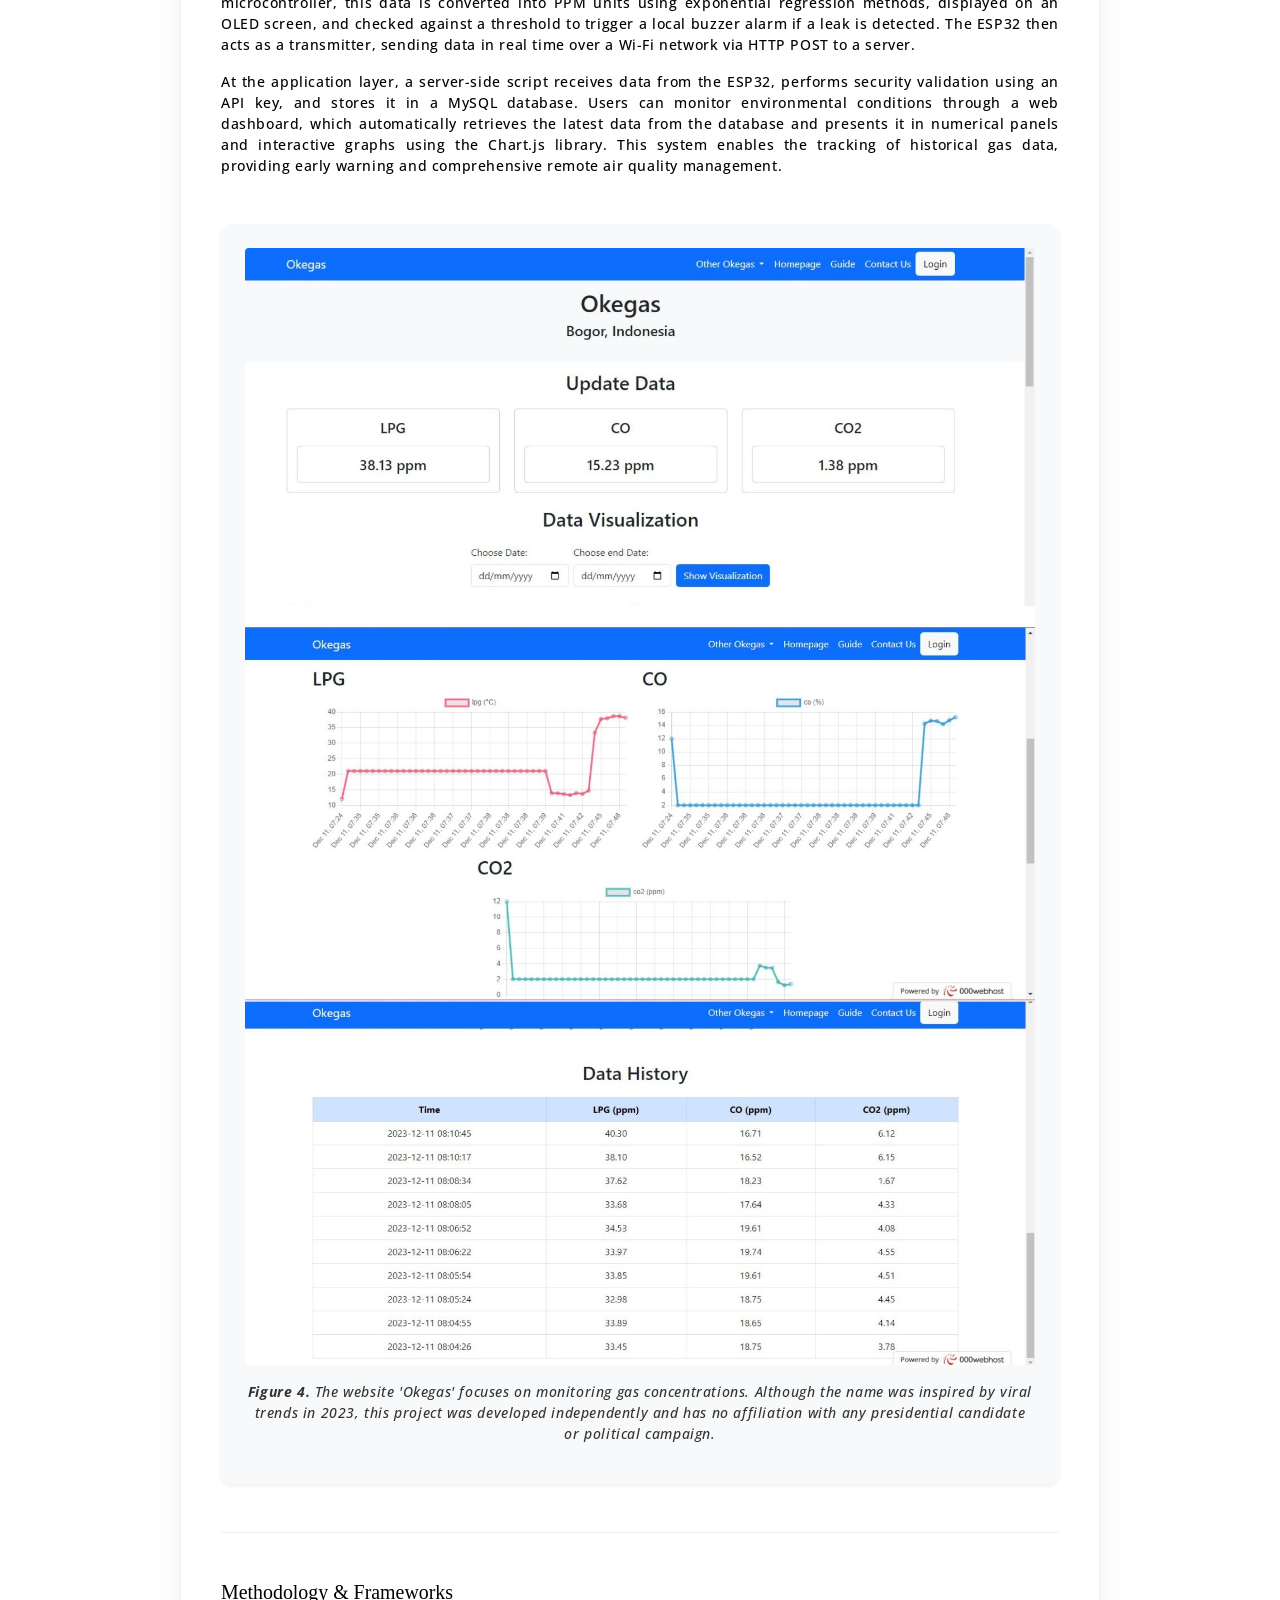
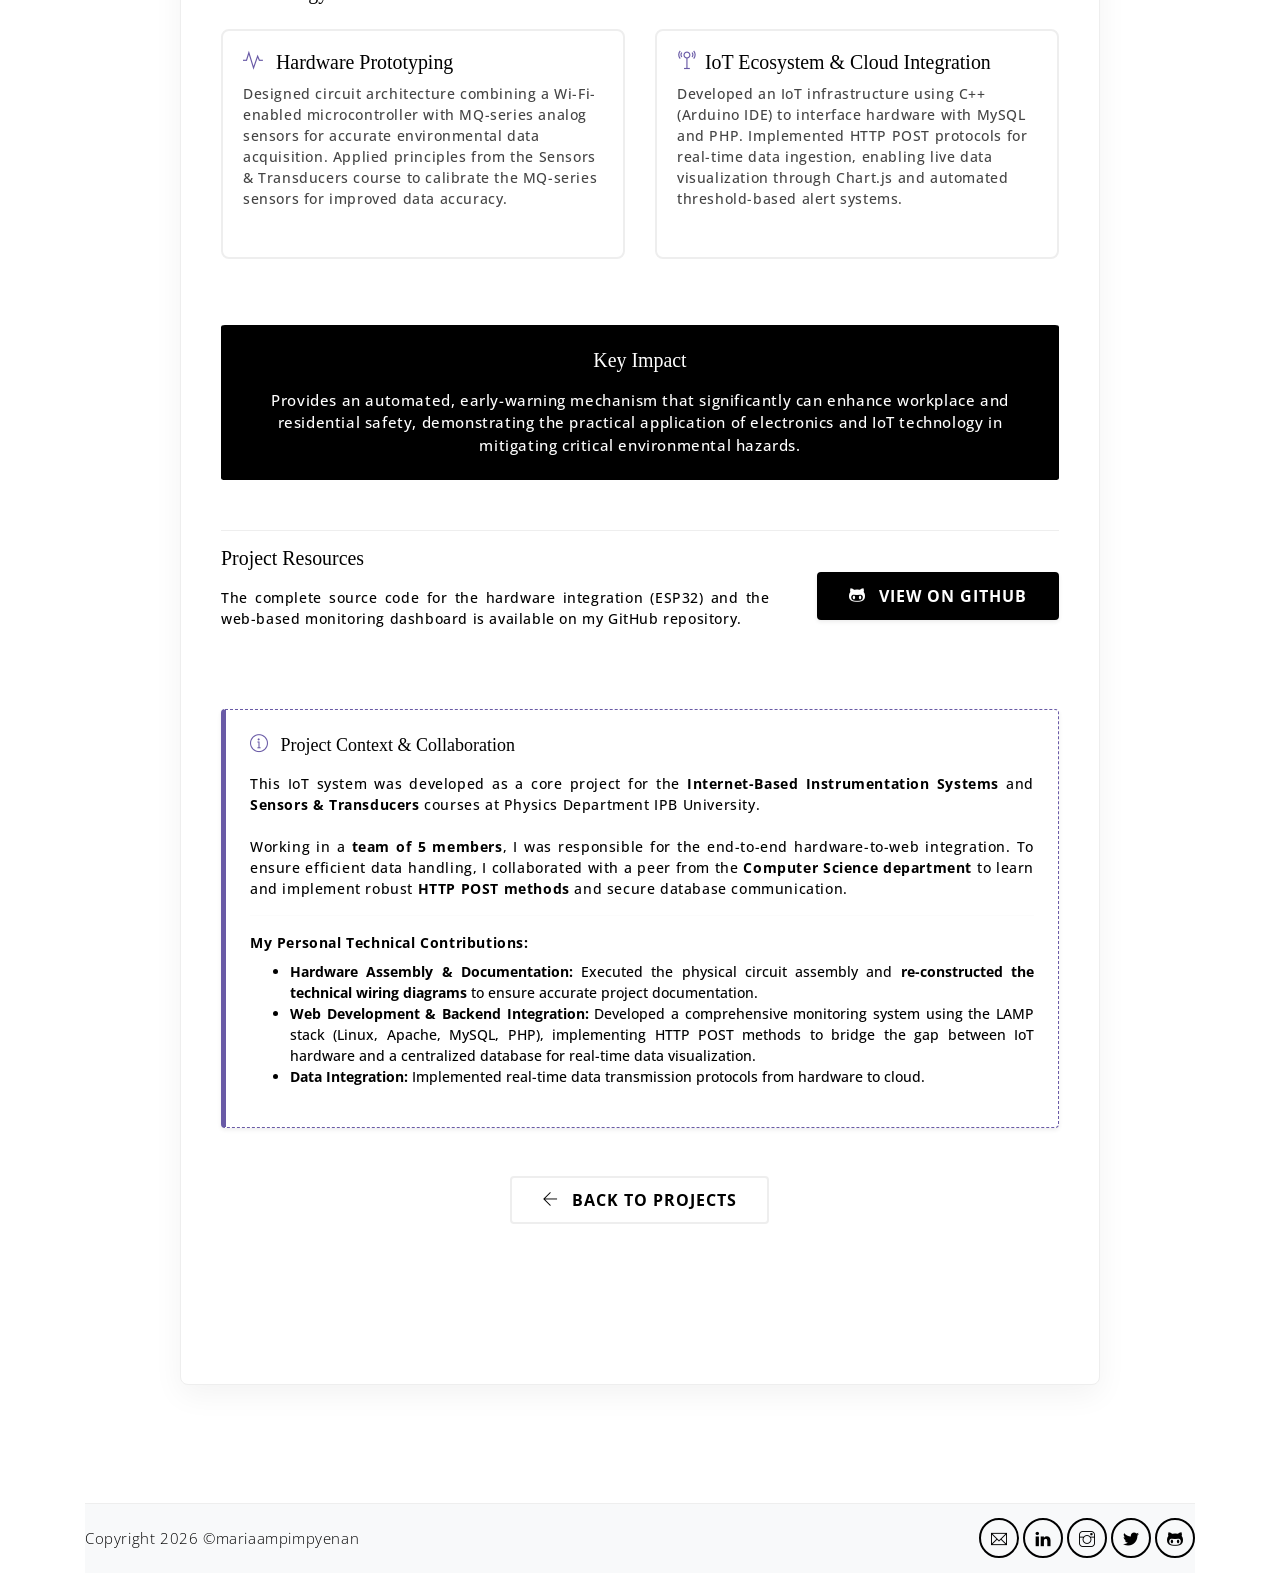
<file: project2.html>
<!DOCTYPE html>
<html lang="en">
<head>
    <!-- Google tag (gtag.js) -->
<script async src="https://www.googletagmanager.com/gtag/js?id=G-G11HE1FMXN"></script>
<script>
  window.dataLayer = window.dataLayer || [];
  function gtag(){dataLayer.push(arguments);}
  gtag('js', new Date());

  gtag('config', 'G-G11HE1FMXN');
</script>
    <meta charset="utf-8">
    <meta name="viewport" content="width=device-width, initial-scale=1, shrink-to-fit=no">
    <meta name="description" content="IoT Project Details - Maria Metantomwate">
    <meta name="author" content="Maria Metantomwate">
    <title>IoT Gas Detector | Maria's Portfolio</title>
    
    <link rel="stylesheet" href="assets/vendors/themify-icons/css/themify-icons.css">
    <link rel="stylesheet" href="assets/css/meyawo.css">
    
    <style>
        /* Penyesuaian khusus jarak agar konten tidak tertutup navbar yang di-affix */
        body { padding-top: 80px; }
        
        /* Memastikan gambar header project proporsional */
        .project-hero-img {
            width: 100%;
            height: auto;
            min-height: 400px;
            object-fit: cover;
            border-radius: 8px;
            border: 2px solid var(--border-color);
        }

        /* Styling spesifik untuk detail konten */
        .project-content {
            background-color: var(--bg-card);
            border: 1px solid var(--border-color);
            border-radius: 8px;
            padding: 40px;
            margin-top: -80px; /* Efek overlap dengan gambar hero */
            position: relative;
            z-index: 2;
            box-shadow: 0 10px 30px rgba(0,0,0,0.05);
        }

        [data-theme="dark"] .project-content {
            box-shadow: 0 10px 30px rgba(0,0,0,0.5);
        }

        /* Warna burger menjadi hitam KHUSUS di halaman ini saat Light Mode */
    html:not([data-theme="dark"]) .custom-navbar .hamburger .hamburger-inner,
    html:not([data-theme="dark"]) .custom-navbar .hamburger .hamburger-inner::before,
    html:not([data-theme="dark"]) .custom-navbar .hamburger .hamburger-inner::after {
        background-color: #000000; 
    }
    </style>
</head>
<body data-spy="scroll" data-target=".navbar" data-offset="40">

    <nav class="custom-navbar affix" data-spy="affix" data-offset-top="20">
        <div class="container">
            <a class="logo" href="index.html">Maria's Portfolio</a>
            <ul class="nav">
                <li class="item"><a class="link" href="index.html#home">Home</a></li>
                <li class="item"><a class="link" href="index.html#about">About</a></li>
                <li class="item"><a class="link" href="index.html#experience">Experience</a></li>
                <li class="item"><a class="link" href="index.html#project">Project</a></li>
                <li class="item"><a class="link" href="index.html#contact">Contact</a></li>
            </ul>
            <button id="theme-toggle" class="btn btn-primary rounded-circle ml-3" style="width: 40px; height: 40px; padding: 0;">
                <i id="theme-icon" class="ti-shine"></i>
            </button>
            <a href="javascript:void(0)" id="nav-toggle" class="hamburger hamburger--elastic">
                <div class="hamburger-box">
                  <div class="hamburger-inner"></div>
                </div>
            </a>
        </div>          
    </nav>

    <main class="section pt-4">
        <div class="container">
            
            <nav aria-label="breadcrumb">
                <ol class="breadcrumb bg-transparent px-0 mb-3">
                    <li class="breadcrumb-item"><a href="index.html">Home</a></li>
                    <li class="breadcrumb-item"><a href="index.html#project">Projects</a></li>
                    <li class="breadcrumb-item active" aria-current="page">IoT Gas Detector</li>
                </ol>
            </nav>

            <div class="row">
                <div class="col-12">
                    <img src="assets/imgs/headerproject2.jpg" class="project-hero-img shadow-sm" alt="IoT Gas Detector Preview">
                </div>
            </div>

            <div class="row justify-content-center">
                <div class="col-lg-10">
                    <div class="project-content">
                        
                        <h2 class="section-title mb-4">IoT-Based Hazardous Gas Detector</h2>
                        
                        <div class="mb-5">
                            <span class="badge badge-primary mr-2 p-2">Internet of Things</span>
                            <span class="badge badge-secondary mr-2 p-2">Microcontroller</span>
                            <span class="badge badge-secondary mr-2 p-2">C++</span>
                            <span class="badge badge-secondary p-2">Schematic Design</span>
                        </div>

                         <section class="mb-5"> <h4 class="title mb-4">Overview</h4>
                        <p class="my-font2">Developed a real-time IoT-based hazardous gas detection system to monitor indoor air quality and prevent accidents caused by invisible gas leaks. The system integrates hardware prototyping and web development to create a reliable safety device, using MQ-Series sensors to continuously detect flammable and toxic gases. When gas levels exceed predefined safety thresholds, the microcontroller automatically triggers a local alarm (buzzer) and sends real-time data to a web dashboard, enabling remote monitoring.</p>
                      </section>
                        
                        <section class="mb-5"> <h4 class="title mb-4">Background</h4>
                        <p class="my-font2">The development of this IoT-based gas monitoring system is driven by the high risk of accidents in kitchen areas caused by flammable LPG leaks, as well as the dangers of air pollution from CO and CO2 gases resulting from incomplete combustion, which often go undetected by human senses. The use of the ESP32 microcontroller serves as a relevant technological solution due to its ability to integrate various sensors with Wi-Fi networks, enabling a real-time early warning system. With this IoT integration, homeowners can monitor air quality and kitchen safety remotely through precise data updates, ultimately aiming to minimize fire risks and the negative health impacts of toxic gases on residents.</p>
                        </section>

                        <div class="row mb-5">
    <div class="col-12 text-center">
        <div class="schematic-card p-4 border-0 shadow-sm">
            <img src="assets/imgs/iot4.jpg" class="img-fluid rounded" alt="Circuit Schematic ESP32 Gas Detector">
            <p class="mt-3 schematic-caption">
                <strong>Figure 1.</strong> Components used and product prototypes.
            </p>
        </div>
    </div>
</div>


                        <section class="mb-5"> <h4 class="title mb-4">Flowchart & Wiring Diagram</h4>
                        <p class="my-font2">The IoT-based LPG, CO, and CO2 gas sensor system is constructed using three gas sensors: the MQ-2, MQ-7, and MQ-135. These sensors are connected to an ESP32 Wi-Fi module, which is then connected to the internet. The MQ-2 sensor is used to detect LPG, the MQ-7 sensor is used to detect CO, and the MQ-135 sensor is used to detect CO2. The data generated by these sensors is processed by the ESP32 microcontroller, enabling detection and monitoring of gas concentrations exceeding threshold values over the internet. This monitoring system provides information regarding the type of gas detected, the gas concentration, and the time of detection.</p>
                        </section>

                        <div class="row mb-5">
    <div class="col-12 text-center">
        <div class="schematic-card p-4 border-0 shadow-sm">
            <img src="assets/imgs/iot3.png" class="img-fluid rounded" alt="Circuit Schematic ESP32 Gas Detector">
            <p class="mt-3 schematic-caption">
                <strong>Figure 2.</strong> Flowchart of IoT Gas Detector Systems.
            </p>
        </div>
    </div>
</div>

                        <div class="row mb-5">
    <div class="col-12 text-center">
        <div class="schematic-card p-4 border-0 shadow-sm">
            <img src="assets/imgs/iot1.png" class="img-fluid rounded" alt="Circuit Schematic ESP32 Gas Detector">
            <p class="mt-3 schematic-caption">
                <strong>Figure 3.</strong> The complete wiring diagram showcasing the integration between ESP32, MQ-Series sensors, OLED display, and the power management system.
            </p>
        </div>
    </div>
</div>

                        <section class="mb-5"> <h4 class="title mb-4">Web Integration</h4>
                        <p class="my-font2">The Okegas IoT system operates through an integrated workflow starting at the perception layer, where the MQ-2, MQ-7, and MQ-135 sensors detect gas molecules and transmit analog signals to the ESP32. Within the microcontroller, this data is converted into PPM units using exponential regression methods, displayed on an OLED screen, and checked against a threshold to trigger a local buzzer alarm if a leak is detected. The ESP32 then acts as a transmitter, sending data in real time over a Wi-Fi network via HTTP POST to a server. </p>
                        <p class="my-font2">At the application layer, a server-side script receives data from the ESP32, performs security validation using an API key, and stores it in a MySQL database. Users can monitor environmental conditions through a web dashboard, which automatically retrieves the latest data from the database and presents it in numerical panels and interactive graphs using the Chart.js library. This system enables the tracking of historical gas data, providing early warning and comprehensive remote air quality management.</p>

                        </section>

<div class="row mb-5">
    <div class="col-12 text-center">
        <div class="schematic-card p-4 border-0 shadow-sm">
            <img src="assets/imgs/iot2.jpg" class="img-fluid rounded" alt="Circuit Schematic ESP32 Gas Detector">
            <p class="mt-3 schematic-caption">
                <strong>Figure 4.</strong> The website 'Okegas' focuses on monitoring gas concentrations. Although the name was inspired by viral trends in 2023, this project was developed independently and has no affiliation with any presidential candidate or political campaign.
            </p>
        </div>
    </div>
</div>
                        
                        <hr class="my-5" style="border-top: 1px solid var(--border-color);">

                        <h4 class="title mb-4">Methodology & Frameworks</h4>
                        <div class="row mb-5">
                            <div class="col-md-6 mb-3">
                                <div class="service-card h-100 mb-0" style="padding: 20px;">
                                    <h6 class="title"><i class="ti-pulse text-primary mr-2"></i> Hardware Prototyping</h6>
                                    <p class="mb-0 mt-2" style="font-size: 14px; font-weight: 500;">Designed circuit architecture combining a Wi-Fi-enabled microcontroller with MQ-series analog sensors for accurate environmental data acquisition. Applied principles from the Sensors & Transducers course to calibrate the MQ-series sensors for improved data accuracy.</p>
                                </div>
                            </div>
                            <div class="col-md-6 mb-3">
                                <div class="service-card h-100 mb-0" style="padding: 20px;">
                                    <h6 class="title"><i class="ti-signal text-primary mr-2"></i>IoT Ecosystem & Cloud Integration</h6>
                                    <p class="mb-0 mt-2" style="font-size: 14px; font-weight: 500;">Developed an IoT infrastructure using C++ (Arduino IDE) to interface hardware with MySQL and PHP. Implemented HTTP POST protocols for real-time data ingestion, enabling live data visualization through Chart.js and automated threshold-based alert systems.</p>

                                </div>
                            </div>
                        </div>

                        <div class="section-inverted rounded p-4 mb-5 text-center">
                            <h4 class="title mb-3">Key Impact</h4>
                            <p class="mb-0" style="font-weight: 500;">Provides an automated, early-warning mechanism that significantly can enhance workplace and residential safety, demonstrating the practical application of electronics and IoT technology in mitigating critical environmental hazards.</p>
                        </div>

                        <section class="mb-5 pb-4">
    <hr class="my-3" style="border-top: 1px solid var(--border-color);">
    
    <div class="row align-items-center mb-5">
        <div class="col-md-8">
            <h4 class="title mb-3">Project Resources</h4>
            <p class="my-font2">The complete source code for the hardware integration (ESP32) and the web-based monitoring dashboard is available on my GitHub repository.</p>
        </div>
        <div class="col-md-4 text-md-right">
            <a href="https://github.com/mariaampimpyenan" target="_blank" class="btn btn-primary rounded shadow-sm">
                <i class="ti-github mr-2"></i> View on GitHub
            </a>
        </div>
    </div>

<div class="py-2"></div>

<section class="mb-5">
    <div class="p-4 rounded shadow-sm" style="background-color: var(--bg-card); border: 1px dashed var(--primary); border-left: 5px solid var(--primary);">
        <h5 class="title mb-3" style="font-size: 18px;"><i class="ti-info-alt text-primary mr-2"></i> Project Context & Collaboration</h5>
        <p class="my-font2 mb-0">
            This IoT system was developed as a core project for the <strong>Internet-Based Instrumentation Systems</strong> and <strong>Sensors & Transducers</strong> courses at Physics Department IPB University.
            <br><br>
            Working in a <strong>team of 5 members</strong>, I was responsible for the end-to-end hardware-to-web integration. To ensure efficient data handling, I collaborated with a peer from the <strong>Computer Science department</strong> to learn and implement robust <strong>HTTP POST methods</strong> and secure database communication.
        </p>
        <hr class="my-3" style="border-top: 1px solid var(--border-color); opacity: 0.2;">
        <p class="my-font2 mb-2"><strong>My Personal Technical Contributions:</strong></p>
        <ul class="my-font2">
            <li><strong>Hardware Assembly & Documentation:</strong> Executed the physical circuit assembly and <strong>re-constructed the technical wiring diagrams</strong> to ensure accurate project documentation.</li>
            <li><strong>Web Development & Backend Integration:</strong> Developed a comprehensive monitoring system using the LAMP stack (Linux, Apache, MySQL, PHP), implementing HTTP POST methods to bridge the gap between IoT hardware and a centralized database for real-time data visualization.</li>
            <li><strong>Data Integration:</strong> Implemented real-time data transmission protocols from hardware to cloud.</li>
        </ul>
    </div>
</section>

<div class="text-center pb-5">
    <a href="index.html#project" class="btn btn-outline-primary rounded">
        <i class="ti-arrow-left mr-2"></i> Back to Projects
    </a>
</div>

                    </div>
                </div>
            </div>
            
        </div>
    </main>

    <div class="container mt-5">
        <footer class="footer">       
            <p class="mb-0">Copyright <script>document.write(new Date().getFullYear())</script> &copy;mariaampimpyenan</p>
            <div class="social-links text-right m-auto ml-sm-auto">
                <a href="mailto:mariametantomwate@gmail.com" class="link"><i class="ti-email"></i></a>
                <a href="https://www.linkedin.com/in/maria-metantomwate/" target="_blank" class="link"><i class="ti-linkedin"></i></a>
                <a href="https://www.instagram.com/mariaampimpyenan/" target="_blank" class="link"><i class="ti-instagram"></i></a>
                <a href="https://twitter.com/mariampimpyenan" target="_blank" class="link"><i class="ti-twitter-alt"></i></a>
                <a href="https://github.com/mariaampimpyenan" target="_blank" class="link"><i class="ti-github"></i></a>
            </div>
        </footer>
    </div> 
    
    <script src="assets/vendors/jquery/jquery-3.4.1.js"></script>
    <script src="assets/vendors/bootstrap/bootstrap.bundle.js"></script>
    <script src="assets/vendors/bootstrap/bootstrap.affix.js"></script>
    <script src="assets/js/meyawo.js"></script>

    <script>
        const btn = document.getElementById("theme-toggle");
        const icon = document.getElementById("theme-icon");
        const currentTheme = localStorage.getItem("theme");

        // Cek apakah user sebelumnya sudah memilih dark mode
        if (currentTheme === "dark") {
            document.documentElement.setAttribute("data-theme", "dark");
            icon.classList.replace("ti-light-bulb", "ti-shine");
        }

        btn.addEventListener("click", function () {
            let theme = "light";
            if (document.documentElement.getAttribute("data-theme") !== "dark") {
                document.documentElement.setAttribute("data-theme", "dark");
                theme = "dark";
                icon.classList.replace("ti-light-bulb", "ti-shine");
            } else {
                document.documentElement.removeAttribute("data-theme");
                icon.classList.replace("ti-shine", "ti-light-bulb");
            }
            // Simpan pilihan ke storage
            localStorage.setItem("theme", theme);
        });
    </script>
</body>
</html>
</file>
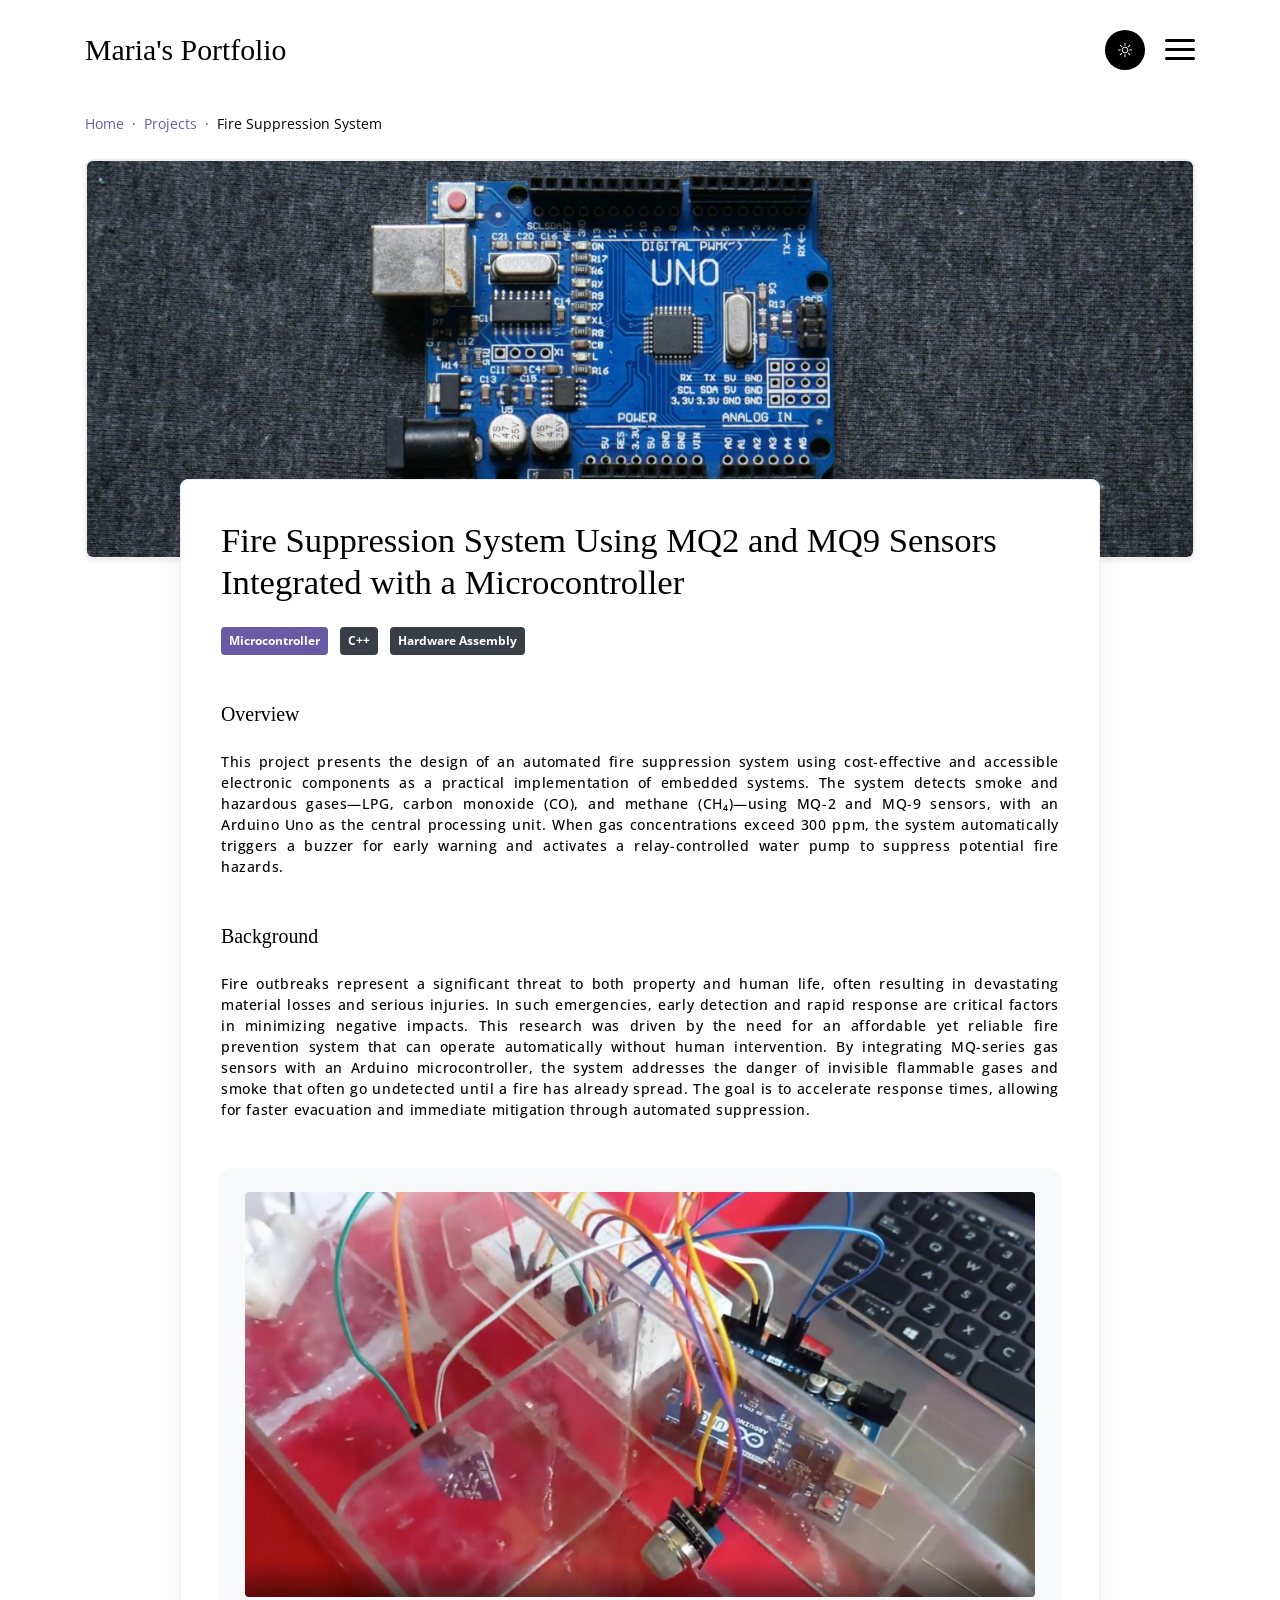
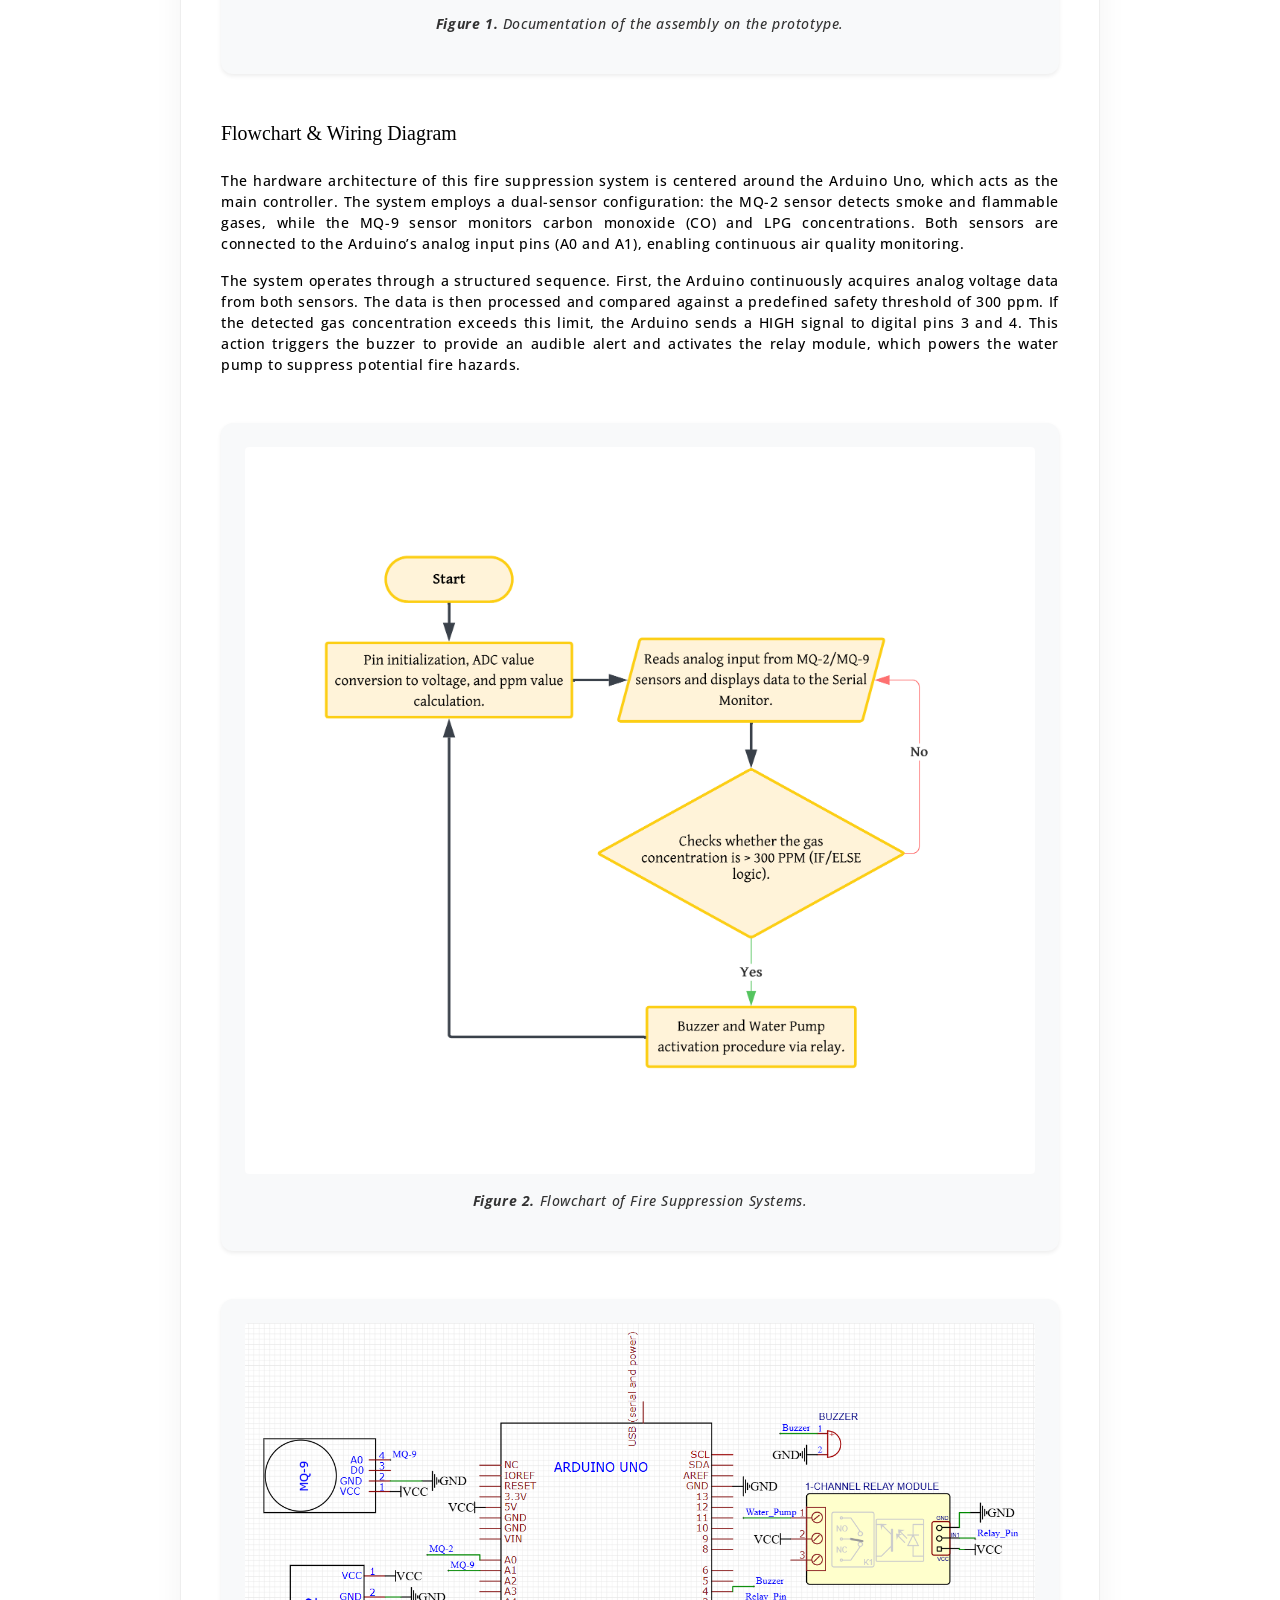
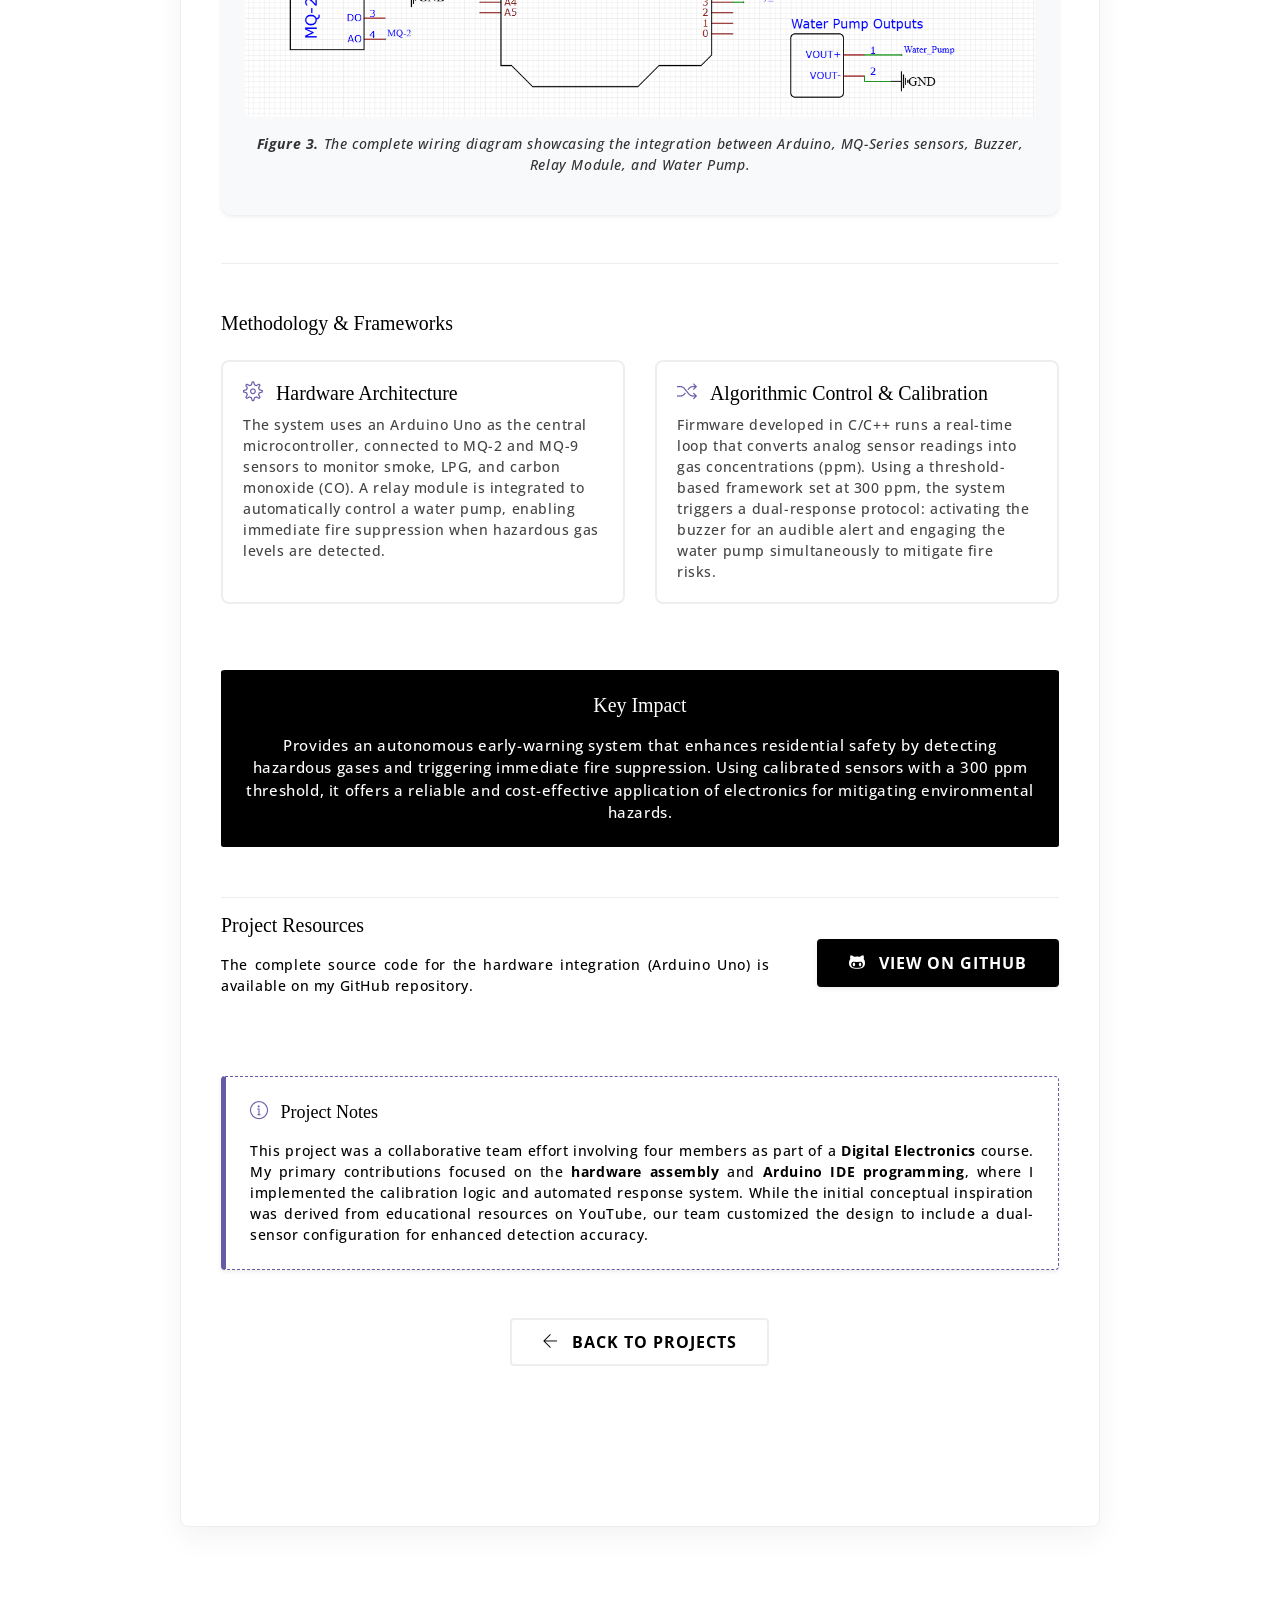
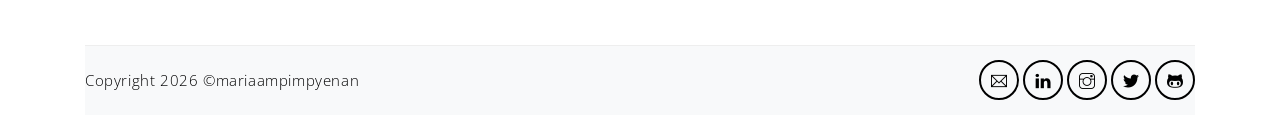
<file: project3.html>
<!DOCTYPE html>
<html lang="en">
<head>
    <!-- Google tag (gtag.js) -->
<script async src="https://www.googletagmanager.com/gtag/js?id=G-G11HE1FMXN"></script>
<script>
  window.dataLayer = window.dataLayer || [];
  function gtag(){dataLayer.push(arguments);}
  gtag('js', new Date());

  gtag('config', 'G-G11HE1FMXN');
</script>
    <meta charset="utf-8">
    <meta name="viewport" content="width=device-width, initial-scale=1, shrink-to-fit=no">
    <meta name="description" content="IoT Project Details - Maria Metantomwate">
    <meta name="author" content="Maria Metantomwate">
    <title>Fire Suppression System | Maria's Portfolio</title>
    
    <link rel="stylesheet" href="assets/vendors/themify-icons/css/themify-icons.css">
    <link rel="stylesheet" href="assets/css/meyawo.css">
    
    <style>
        /* Penyesuaian khusus jarak agar konten tidak tertutup navbar yang di-affix */
        body { padding-top: 80px; }
        
        /* Memastikan gambar header project proporsional */
        .project-hero-img {
            width: 100%;
            height: auto;
            min-height: 400px;
            object-fit: cover;
            border-radius: 8px;
            border: 2px solid var(--border-color);
        }

        /* Styling spesifik untuk detail konten */
        .project-content {
            background-color: var(--bg-card);
            border: 1px solid var(--border-color);
            border-radius: 8px;
            padding: 40px;
            margin-top: -80px; /* Efek overlap dengan gambar hero */
            position: relative;
            z-index: 2;
            box-shadow: 0 10px 30px rgba(0,0,0,0.05);
        }

        [data-theme="dark"] .project-content {
            box-shadow: 0 10px 30px rgba(0,0,0,0.5);
        }

        /* Warna burger menjadi hitam KHUSUS di halaman ini saat Light Mode */
    html:not([data-theme="dark"]) .custom-navbar .hamburger .hamburger-inner,
    html:not([data-theme="dark"]) .custom-navbar .hamburger .hamburger-inner::before,
    html:not([data-theme="dark"]) .custom-navbar .hamburger .hamburger-inner::after {
        background-color: #000000; 
    }
    </style>
</head>
<body data-spy="scroll" data-target=".navbar" data-offset="40">

    <nav class="custom-navbar affix" data-spy="affix" data-offset-top="20">
        <div class="container">
            <a class="logo" href="index.html">Maria's Portfolio</a>
            <ul class="nav">
                <li class="item"><a class="link" href="index.html#home">Home</a></li>
                <li class="item"><a class="link" href="index.html#about">About</a></li>
                <li class="item"><a class="link" href="index.html#experience">Experience</a></li>
                <li class="item"><a class="link" href="index.html#project">Project</a></li>
                <li class="item"><a class="link" href="index.html#contact">Contact</a></li>
            </ul>
            <button id="theme-toggle" class="btn btn-primary rounded-circle ml-3" style="width: 40px; height: 40px; padding: 0;">
                <i id="theme-icon" class="ti-shine"></i>
            </button>
            <a href="javascript:void(0)" id="nav-toggle" class="hamburger hamburger--elastic">
                <div class="hamburger-box">
                  <div class="hamburger-inner"></div>
                </div>
            </a>
        </div>          
    </nav>

    <main class="section pt-4">
        <div class="container">
            
            <nav aria-label="breadcrumb">
                <ol class="breadcrumb bg-transparent px-0 mb-3">
                    <li class="breadcrumb-item"><a href="index.html">Home</a></li>
                    <li class="breadcrumb-item"><a href="index.html#project">Projects</a></li>
                    <li class="breadcrumb-item active" aria-current="page">Fire Suppression System</li>
                </ol>
            </nav>

            <div class="row">
                <div class="col-12">
                    <img src="assets/imgs/headproject3.jpg" class="project-hero-img shadow-sm" alt="Fire Supression Preview">
                </div>
            </div>

            <div class="row justify-content-center">
                <div class="col-lg-10">
                    <div class="project-content">
                        
                        <h2 class="section-title mb-4">Fire Suppression System Using MQ2 and MQ9 Sensors Integrated with a Microcontroller</h2>
                        
                        <div class="mb-5">
                            <span class="badge badge-primary mr-2 p-2">Microcontroller</span>
                            <span class="badge badge-secondary mr-2 p-2">C++</span>
                            <span class="badge badge-secondary p-2">Hardware Assembly</span>
                        </div>

                         <section class="mb-5"> <h4 class="title mb-4">Overview</h4>
                        <p class="my-font2">This project presents the design of an automated fire suppression system using cost-effective and accessible electronic components as a practical implementation of embedded systems. The system detects smoke and hazardous gases—LPG, carbon monoxide (CO), and methane (CH₄)—using MQ-2 and MQ-9 sensors, with an Arduino Uno as the central processing unit. When gas concentrations exceed 300 ppm, the system automatically triggers a buzzer for early warning and activates a relay-controlled water pump to suppress potential fire hazards.</p>

                        </section>
                        
                        <section class="mb-5"> <h4 class="title mb-4">Background</h4>
                        <p class="my-font2">Fire outbreaks represent a significant threat to both property and human life, often resulting in devastating material losses and serious injuries. In such emergencies, early detection and rapid response are critical factors in minimizing negative impacts. This research was driven by the need for an affordable yet reliable fire prevention system that can operate automatically without human intervention. By integrating MQ-series gas sensors with an Arduino microcontroller, the system addresses the danger of invisible flammable gases and smoke that often go undetected until a fire has already spread. The goal is to accelerate response times, allowing for faster evacuation and immediate mitigation through automated suppression.</p>
                        </section>

                        <div class="row mb-5">
    <div class="col-12 text-center">
        <div class="schematic-card p-4 border-0 shadow-sm">
            <img src="assets/imgs/fire1.png" class="img-fluid rounded" alt="Circuit Schematic ESP32 Gas Detector">
            <p class="mt-3 schematic-caption">
                <strong>Figure 1.</strong> Documentation of the assembly on the prototype.
            </p>
        </div>
    </div>
</div>


                        <section class="mb-5"> <h4 class="title mb-4">Flowchart & Wiring Diagram</h4>
                        <p class="my-font2">The hardware architecture of this fire suppression system is centered around the Arduino Uno, which acts as the main controller. The system employs a dual-sensor configuration: the MQ-2 sensor detects smoke and flammable gases, while the MQ-9 sensor monitors carbon monoxide (CO) and LPG concentrations. Both sensors are connected to the Arduino’s analog input pins (A0 and A1), enabling continuous air quality monitoring.</p>
                        <p class="my-font2">The system operates through a structured sequence. First, the Arduino continuously acquires analog voltage data from both sensors. The data is then processed and compared against a predefined safety threshold of 300 ppm. If the detected gas concentration exceeds this limit, the Arduino sends a HIGH signal to digital pins 3 and 4. This action triggers the buzzer to provide an audible alert and activates the relay module, which powers the water pump to suppress potential fire hazards.</p>
                    
                    </section>

                        <div class="row mb-5">
    <div class="col-12 text-center">
        <div class="schematic-card p-4 border-0 shadow-sm">
            <img src="assets/imgs/fire2.png" class="img-fluid rounded" alt="Circuit Schematic ESP32 Gas Detector">
            <p class="mt-3 schematic-caption">
                <strong>Figure 2.</strong> Flowchart of Fire Suppression Systems.
            </p>
        </div>
    </div>
</div>

                        <div class="row mb-5">
    <div class="col-12 text-center">
        <div class="schematic-card p-4 border-0 shadow-sm">
            <img src="assets/imgs/fire3.png" class="img-fluid rounded" alt="Circuit Schematic ESP32 Gas Detector">
            <p class="mt-3 schematic-caption">
                <strong>Figure 3.</strong> The complete wiring diagram showcasing the integration between Arduino, MQ-Series sensors, Buzzer, Relay Module, and Water Pump.
            </p>
        </div>
    </div>
</div>
                        
                        <hr class="my-5" style="border-top: 1px solid var(--border-color);">

                        <h4 class="title mb-4">Methodology & Frameworks</h4>
                        <div class="row mb-5">
                            <div class="col-md-6 mb-3">
                                <div class="service-card h-100 mb-0" style="padding: 20px;">
                                    <h6 class="title"><i class="ti-settings text-primary mr-2"></i> Hardware Architecture</h6>
                                    <p class="mb-0 mt-2" style="font-size: 14px; font-weight: 500;">The system uses an Arduino Uno as the central microcontroller, connected to MQ-2 and MQ-9 sensors to monitor smoke, LPG, and carbon monoxide (CO). A relay module is integrated to automatically control a water pump, enabling immediate fire suppression when hazardous gas levels are detected.</p>

                                </div>
                            </div>
                            <div class="col-md-6 mb-3">
                                <div class="service-card h-100 mb-0" style="padding: 20px;">
                                    <h6 class="title"><i class="ti-control-shuffle text-primary mr-2"></i> Algorithmic Control & Calibration</h6>
                                    <p class="mb-0 mt-2" style="font-size: 14px; font-weight: 500;">Firmware developed in C/C++ runs a real-time loop that converts analog sensor readings into gas concentrations (ppm). Using a threshold-based framework set at 300 ppm, the system triggers a dual-response protocol: activating the buzzer for an audible alert and engaging the water pump simultaneously to mitigate fire risks.</p>
                                </div>
                            </div>
                        </div>

                        <div class="section-inverted rounded p-4 mb-5 text-center">
                            <h4 class="title mb-3">Key Impact</h4>
                            <p class="mb-0" style="font-weight: 500;">Provides an autonomous early-warning system that enhances residential safety by detecting hazardous gases and triggering immediate fire suppression. Using calibrated sensors with a 300 ppm threshold, it offers a reliable and cost-effective application of electronics for mitigating environmental hazards.</p>

                            </div>

                        <section class="mb-5 pb-4">
    <hr class="my-3" style="border-top: 1px solid var(--border-color);">
    
    <div class="row align-items-center mb-5">
        <div class="col-md-8">
            <h4 class="title mb-3">Project Resources</h4>
            <p class="my-font2">The complete source code for the hardware integration (Arduino Uno) is available on my GitHub repository.</p>
        </div>
        <div class="col-md-4 text-md-right">
            <a href="https://github.com/mariaampimpyenan" target="_blank" class="btn btn-primary rounded shadow-sm">
                <i class="ti-github mr-2"></i> View on GitHub
            </a>
        </div>
    </div>

<div class="py-2"></div>

<section class="mb-5">
    <div class="p-4 rounded shadow-sm" style="background-color: var(--bg-card); border: 1px dashed var(--primary); border-left: 5px solid var(--primary);">
        <h5 class="title mb-3" style="font-size: 18px;"><i class="ti-info-alt text-primary mr-2"></i> Project Notes</h5>
        <p class="my-font2 mb-0">
            This project was a collaborative team effort involving four members as part of a <strong>Digital Electronics</strong> course. My primary contributions focused on the <strong>hardware assembly</strong> and <strong>Arduino IDE programming</strong>, where I implemented the calibration logic and automated response system. While the initial conceptual inspiration was derived from educational resources on YouTube, our team customized the design to include a dual-sensor configuration for enhanced detection accuracy.
            </p>
    </div>
</section>

<div class="text-center pb-5">
    <a href="index.html#project" class="btn btn-outline-primary rounded">
        <i class="ti-arrow-left mr-2"></i> Back to Projects
    </a>
</div>

                    </div>
                </div>
            </div>
            
        </div>
    </main>

    <div class="container mt-5">
        <footer class="footer">       
            <p class="mb-0">Copyright <script>document.write(new Date().getFullYear())</script> &copy;mariaampimpyenan</p>
            <div class="social-links text-right m-auto ml-sm-auto">
                <a href="mailto:mariametantomwate@gmail.com" class="link"><i class="ti-email"></i></a>
                <a href="https://www.linkedin.com/in/maria-metantomwate/" target="_blank" class="link"><i class="ti-linkedin"></i></a>
                <a href="https://www.instagram.com/mariaampimpyenan/" target="_blank" class="link"><i class="ti-instagram"></i></a>
                <a href="https://twitter.com/mariampimpyenan" target="_blank" class="link"><i class="ti-twitter-alt"></i></a>
                <a href="https://github.com/mariaampimpyenan" target="_blank" class="link"><i class="ti-github"></i></a>
            </div>
        </footer>
    </div> 
    
    <script src="assets/vendors/jquery/jquery-3.4.1.js"></script>
    <script src="assets/vendors/bootstrap/bootstrap.bundle.js"></script>
    <script src="assets/vendors/bootstrap/bootstrap.affix.js"></script>
    <script src="assets/js/meyawo.js"></script>

    <script>
        const btn = document.getElementById("theme-toggle");
        const icon = document.getElementById("theme-icon");
        const currentTheme = localStorage.getItem("theme");

        // Cek apakah user sebelumnya sudah memilih dark mode
        if (currentTheme === "dark") {
            document.documentElement.setAttribute("data-theme", "dark");
            icon.classList.replace("ti-light-bulb", "ti-shine");
        }

        btn.addEventListener("click", function () {
            let theme = "light";
            if (document.documentElement.getAttribute("data-theme") !== "dark") {
                document.documentElement.setAttribute("data-theme", "dark");
                theme = "dark";
                icon.classList.replace("ti-light-bulb", "ti-shine");
            } else {
                document.documentElement.removeAttribute("data-theme");
                icon.classList.replace("ti-shine", "ti-light-bulb");
            }
            // Simpan pilihan ke storage
            localStorage.setItem("theme", theme);
        });
    </script>
</body>
</html>
</file>
<file: assets/vendors/themify-icons/css/themify-icons.css>
@font-face {
	font-family: 'themify';
	src:url("../fonts/themify.eot?-fvbane");
	src:url("../fonts/themify.eot?#iefix-fvbane") format("embedded-opentype"),
		url("../fonts/themify.woff?-fvbane") format("woff"),
		url("../fonts/themify.ttf?-fvbane") format("truetype"),
		url("../fonts/themify.svg?-fvbane#themify") format("svg");
	font-weight: normal;
	font-style: normal;
}

[class^="ti-"], [class*=" ti-"] {
	font-family: 'themify';
	speak: none;
	font-style: normal;
	font-weight: normal;
	font-variant: normal;
	text-transform: none;
	line-height: 1;

	/* Better Font Rendering =========== */
	-webkit-font-smoothing: antialiased;
	-moz-osx-font-smoothing: grayscale;
}

.ti-wand:before {
	content: "\e600";
}
.ti-volume:before {
	content: "\e601";
}
.ti-user:before {
	content: "\e602";
}
.ti-unlock:before {
	content: "\e603";
}
.ti-unlink:before {
	content: "\e604";
}
.ti-trash:before {
	content: "\e605";
}
.ti-thought:before {
	content: "\e606";
}
.ti-target:before {
	content: "\e607";
}
.ti-tag:before {
	content: "\e608";
}
.ti-tablet:before {
	content: "\e609";
}
.ti-star:before {
	content: "\e60a";
}
.ti-spray:before {
	content: "\e60b";
}
.ti-signal:before {
	content: "\e60c";
}
.ti-shopping-cart:before {
	content: "\e60d";
}
.ti-shopping-cart-full:before {
	content: "\e60e";
}
.ti-settings:before {
	content: "\e60f";
}
.ti-search:before {
	content: "\e610";
}
.ti-zoom-in:before {
	content: "\e611";
}
.ti-zoom-out:before {
	content: "\e612";
}
.ti-cut:before {
	content: "\e613";
}
.ti-ruler:before {
	content: "\e614";
}
.ti-ruler-pencil:before {
	content: "\e615";
}
.ti-ruler-alt:before {
	content: "\e616";
}
.ti-bookmark:before {
	content: "\e617";
}
.ti-bookmark-alt:before {
	content: "\e618";
}
.ti-reload:before {
	content: "\e619";
}
.ti-plus:before {
	content: "\e61a";
}
.ti-pin:before {
	content: "\e61b";
}
.ti-pencil:before {
	content: "\e61c";
}
.ti-pencil-alt:before {
	content: "\e61d";
}
.ti-paint-roller:before {
	content: "\e61e";
}
.ti-paint-bucket:before {
	content: "\e61f";
}
.ti-na:before {
	content: "\e620";
}
.ti-mobile:before {
	content: "\e621";
}
.ti-minus:before {
	content: "\e622";
}
.ti-medall:before {
	content: "\e623";
}
.ti-medall-alt:before {
	content: "\e624";
}
.ti-marker:before {
	content: "\e625";
}
.ti-marker-alt:before {
	content: "\e626";
}
.ti-arrow-up:before {
	content: "\e627";
}
.ti-arrow-right:before {
	content: "\e628";
}
.ti-arrow-left:before {
	content: "\e629";
}
.ti-arrow-down:before {
	content: "\e62a";
}
.ti-lock:before {
	content: "\e62b";
}
.ti-location-arrow:before {
	content: "\e62c";
}
.ti-link:before {
	content: "\e62d";
}
.ti-layout:before {
	content: "\e62e";
}
.ti-layers:before {
	content: "\e62f";
}
.ti-layers-alt:before {
	content: "\e630";
}
.ti-key:before {
	content: "\e631";
}
.ti-import:before {
	content: "\e632";
}
.ti-image:before {
	content: "\e633";
}
.ti-heart:before {
	content: "\e634";
}
.ti-heart-broken:before {
	content: "\e635";
}
.ti-hand-stop:before {
	content: "\e636";
}
.ti-hand-open:before {
	content: "\e637";
}
.ti-hand-drag:before {
	content: "\e638";
}
.ti-folder:before {
	content: "\e639";
}
.ti-flag:before {
	content: "\e63a";
}
.ti-flag-alt:before {
	content: "\e63b";
}
.ti-flag-alt-2:before {
	content: "\e63c";
}
.ti-eye:before {
	content: "\e63d";
}
.ti-export:before {
	content: "\e63e";
}
.ti-exchange-vertical:before {
	content: "\e63f";
}
.ti-desktop:before {
	content: "\e640";
}
.ti-cup:before {
	content: "\e641";
}
.ti-crown:before {
	content: "\e642";
}
.ti-comments:before {
	content: "\e643";
}
.ti-comment:before {
	content: "\e644";
}
.ti-comment-alt:before {
	content: "\e645";
}
.ti-close:before {
	content: "\e646";
}
.ti-clip:before {
	content: "\e647";
}
.ti-angle-up:before {
	content: "\e648";
}
.ti-angle-right:before {
	content: "\e649";
}
.ti-angle-left:before {
	content: "\e64a";
}
.ti-angle-down:before {
	content: "\e64b";
}
.ti-check:before {
	content: "\e64c";
}
.ti-check-box:before {
	content: "\e64d";
}
.ti-camera:before {
	content: "\e64e";
}
.ti-announcement:before {
	content: "\e64f";
}
.ti-brush:before {
	content: "\e650";
}
.ti-briefcase:before {
	content: "\e651";
}
.ti-bolt:before {
	content: "\e652";
}
.ti-bolt-alt:before {
	content: "\e653";
}
.ti-blackboard:before {
	content: "\e654";
}
.ti-bag:before {
	content: "\e655";
}
.ti-move:before {
	content: "\e656";
}
.ti-arrows-vertical:before {
	content: "\e657";
}
.ti-arrows-horizontal:before {
	content: "\e658";
}
.ti-fullscreen:before {
	content: "\e659";
}
.ti-arrow-top-right:before {
	content: "\e65a";
}
.ti-arrow-top-left:before {
	content: "\e65b";
}
.ti-arrow-circle-up:before {
	content: "\e65c";
}
.ti-arrow-circle-right:before {
	content: "\e65d";
}
.ti-arrow-circle-left:before {
	content: "\e65e";
}
.ti-arrow-circle-down:before {
	content: "\e65f";
}
.ti-angle-double-up:before {
	content: "\e660";
}
.ti-angle-double-right:before {
	content: "\e661";
}
.ti-angle-double-left:before {
	content: "\e662";
}
.ti-angle-double-down:before {
	content: "\e663";
}
.ti-zip:before {
	content: "\e664";
}
.ti-world:before {
	content: "\e665";
}
.ti-wheelchair:before {
	content: "\e666";
}
.ti-view-list:before {
	content: "\e667";
}
.ti-view-list-alt:before {
	content: "\e668";
}
.ti-view-grid:before {
	content: "\e669";
}
.ti-uppercase:before {
	content: "\e66a";
}
.ti-upload:before {
	content: "\e66b";
}
.ti-underline:before {
	content: "\e66c";
}
.ti-truck:before {
	content: "\e66d";
}
.ti-timer:before {
	content: "\e66e";
}
.ti-ticket:before {
	content: "\e66f";
}
.ti-thumb-up:before {
	content: "\e670";
}
.ti-thumb-down:before {
	content: "\e671";
}
.ti-text:before {
	content: "\e672";
}
.ti-stats-up:before {
	content: "\e673";
}
.ti-stats-down:before {
	content: "\e674";
}
.ti-split-v:before {
	content: "\e675";
}
.ti-split-h:before {
	content: "\e676";
}
.ti-smallcap:before {
	content: "\e677";
}
.ti-shine:before {
	content: "\e678";
}
.ti-shift-right:before {
	content: "\e679";
}
.ti-shift-left:before {
	content: "\e67a";
}
.ti-shield:before {
	content: "\e67b";
}
.ti-notepad:before {
	content: "\e67c";
}
.ti-server:before {
	content: "\e67d";
}
.ti-quote-right:before {
	content: "\e67e";
}
.ti-quote-left:before {
	content: "\e67f";
}
.ti-pulse:before {
	content: "\e680";
}
.ti-printer:before {
	content: "\e681";
}
.ti-power-off:before {
	content: "\e682";
}
.ti-plug:before {
	content: "\e683";
}
.ti-pie-chart:before {
	content: "\e684";
}
.ti-paragraph:before {
	content: "\e685";
}
.ti-panel:before {
	content: "\e686";
}
.ti-package:before {
	content: "\e687";
}
.ti-music:before {
	content: "\e688";
}
.ti-music-alt:before {
	content: "\e689";
}
.ti-mouse:before {
	content: "\e68a";
}
.ti-mouse-alt:before {
	content: "\e68b";
}
.ti-money:before {
	content: "\e68c";
}
.ti-microphone:before {
	content: "\e68d";
}
.ti-menu:before {
	content: "\e68e";
}
.ti-menu-alt:before {
	content: "\e68f";
}
.ti-map:before {
	content: "\e690";
}
.ti-map-alt:before {
	content: "\e691";
}
.ti-loop:before {
	content: "\e692";
}
.ti-location-pin:before {
	content: "\e693";
}
.ti-list:before {
	content: "\e694";
}
.ti-light-bulb:before {
	content: "\e695";
}
.ti-Italic:before {
	content: "\e696";
}
.ti-info:before {
	content: "\e697";
}
.ti-infinite:before {
	content: "\e698";
}
.ti-id-badge:before {
	content: "\e699";
}
.ti-hummer:before {
	content: "\e69a";
}
.ti-home:before {
	content: "\e69b";
}
.ti-help:before {
	content: "\e69c";
}
.ti-headphone:before {
	content: "\e69d";
}
.ti-harddrives:before {
	content: "\e69e";
}
.ti-harddrive:before {
	content: "\e69f";
}
.ti-gift:before {
	content: "\e6a0";
}
.ti-game:before {
	content: "\e6a1";
}
.ti-filter:before {
	content: "\e6a2";
}
.ti-files:before {
	content: "\e6a3";
}
.ti-file:before {
	content: "\e6a4";
}
.ti-eraser:before {
	content: "\e6a5";
}
.ti-envelope:before {
	content: "\e6a6";
}
.ti-download:before {
	content: "\e6a7";
}
.ti-direction:before {
	content: "\e6a8";
}
.ti-direction-alt:before {
	content: "\e6a9";
}
.ti-dashboard:before {
	content: "\e6aa";
}
.ti-control-stop:before {
	content: "\e6ab";
}
.ti-control-shuffle:before {
	content: "\e6ac";
}
.ti-control-play:before {
	content: "\e6ad";
}
.ti-control-pause:before {
	content: "\e6ae";
}
.ti-control-forward:before {
	content: "\e6af";
}
.ti-control-backward:before {
	content: "\e6b0";
}
.ti-cloud:before {
	content: "\e6b1";
}
.ti-cloud-up:before {
	content: "\e6b2";
}
.ti-cloud-down:before {
	content: "\e6b3";
}
.ti-clipboard:before {
	content: "\e6b4";
}
.ti-car:before {
	content: "\e6b5";
}
.ti-calendar:before {
	content: "\e6b6";
}
.ti-book:before {
	content: "\e6b7";
}
.ti-bell:before {
	content: "\e6b8";
}
.ti-basketball:before {
	content: "\e6b9";
}
.ti-bar-chart:before {
	content: "\e6ba";
}
.ti-bar-chart-alt:before {
	content: "\e6bb";
}
.ti-back-right:before {
	content: "\e6bc";
}
.ti-back-left:before {
	content: "\e6bd";
}
.ti-arrows-corner:before {
	content: "\e6be";
}
.ti-archive:before {
	content: "\e6bf";
}
.ti-anchor:before {
	content: "\e6c0";
}
.ti-align-right:before {
	content: "\e6c1";
}
.ti-align-left:before {
	content: "\e6c2";
}
.ti-align-justify:before {
	content: "\e6c3";
}
.ti-align-center:before {
	content: "\e6c4";
}
.ti-alert:before {
	content: "\e6c5";
}
.ti-alarm-clock:before {
	content: "\e6c6";
}
.ti-agenda:before {
	content: "\e6c7";
}
.ti-write:before {
	content: "\e6c8";
}
.ti-window:before {
	content: "\e6c9";
}
.ti-widgetized:before {
	content: "\e6ca";
}
.ti-widget:before {
	content: "\e6cb";
}
.ti-widget-alt:before {
	content: "\e6cc";
}
.ti-wallet:before {
	content: "\e6cd";
}
.ti-video-clapper:before {
	content: "\e6ce";
}
.ti-video-camera:before {
	content: "\e6cf";
}
.ti-vector:before {
	content: "\e6d0";
}
.ti-themify-logo:before {
	content: "\e6d1";
}
.ti-themify-favicon:before {
	content: "\e6d2";
}
.ti-themify-favicon-alt:before {
	content: "\e6d3";
}
.ti-support:before {
	content: "\e6d4";
}
.ti-stamp:before {
	content: "\e6d5";
}
.ti-split-v-alt:before {
	content: "\e6d6";
}
.ti-slice:before {
	content: "\e6d7";
}
.ti-shortcode:before {
	content: "\e6d8";
}
.ti-shift-right-alt:before {
	content: "\e6d9";
}
.ti-shift-left-alt:before {
	content: "\e6da";
}
.ti-ruler-alt-2:before {
	content: "\e6db";
}
.ti-receipt:before {
	content: "\e6dc";
}
.ti-pin2:before {
	content: "\e6dd";
}
.ti-pin-alt:before {
	content: "\e6de";
}
.ti-pencil-alt2:before {
	content: "\e6df";
}
.ti-palette:before {
	content: "\e6e0";
}
.ti-more:before {
	content: "\e6e1";
}
.ti-more-alt:before {
	content: "\e6e2";
}
.ti-microphone-alt:before {
	content: "\e6e3";
}
.ti-magnet:before {
	content: "\e6e4";
}
.ti-line-double:before {
	content: "\e6e5";
}
.ti-line-dotted:before {
	content: "\e6e6";
}
.ti-line-dashed:before {
	content: "\e6e7";
}
.ti-layout-width-full:before {
	content: "\e6e8";
}
.ti-layout-width-default:before {
	content: "\e6e9";
}
.ti-layout-width-default-alt:before {
	content: "\e6ea";
}
.ti-layout-tab:before {
	content: "\e6eb";
}
.ti-layout-tab-window:before {
	content: "\e6ec";
}
.ti-layout-tab-v:before {
	content: "\e6ed";
}
.ti-layout-tab-min:before {
	content: "\e6ee";
}
.ti-layout-slider:before {
	content: "\e6ef";
}
.ti-layout-slider-alt:before {
	content: "\e6f0";
}
.ti-layout-sidebar-right:before {
	content: "\e6f1";
}
.ti-layout-sidebar-none:before {
	content: "\e6f2";
}
.ti-layout-sidebar-left:before {
	content: "\e6f3";
}
.ti-layout-placeholder:before {
	content: "\e6f4";
}
.ti-layout-menu:before {
	content: "\e6f5";
}
.ti-layout-menu-v:before {
	content: "\e6f6";
}
.ti-layout-menu-separated:before {
	content: "\e6f7";
}
.ti-layout-menu-full:before {
	content: "\e6f8";
}
.ti-layout-media-right-alt:before {
	content: "\e6f9";
}
.ti-layout-media-right:before {
	content: "\e6fa";
}
.ti-layout-media-overlay:before {
	content: "\e6fb";
}
.ti-layout-media-overlay-alt:before {
	content: "\e6fc";
}
.ti-layout-media-overlay-alt-2:before {
	content: "\e6fd";
}
.ti-layout-media-left-alt:before {
	content: "\e6fe";
}
.ti-layout-media-left:before {
	content: "\e6ff";
}
.ti-layout-media-center-alt:before {
	content: "\e700";
}
.ti-layout-media-center:before {
	content: "\e701";
}
.ti-layout-list-thumb:before {
	content: "\e702";
}
.ti-layout-list-thumb-alt:before {
	content: "\e703";
}
.ti-layout-list-post:before {
	content: "\e704";
}
.ti-layout-list-large-image:before {
	content: "\e705";
}
.ti-layout-line-solid:before {
	content: "\e706";
}
.ti-layout-grid4:before {
	content: "\e707";
}
.ti-layout-grid3:before {
	content: "\e708";
}
.ti-layout-grid2:before {
	content: "\e709";
}
.ti-layout-grid2-thumb:before {
	content: "\e70a";
}
.ti-layout-cta-right:before {
	content: "\e70b";
}
.ti-layout-cta-left:before {
	content: "\e70c";
}
.ti-layout-cta-center:before {
	content: "\e70d";
}
.ti-layout-cta-btn-right:before {
	content: "\e70e";
}
.ti-layout-cta-btn-left:before {
	content: "\e70f";
}
.ti-layout-column4:before {
	content: "\e710";
}
.ti-layout-column3:before {
	content: "\e711";
}
.ti-layout-column2:before {
	content: "\e712";
}
.ti-layout-accordion-separated:before {
	content: "\e713";
}
.ti-layout-accordion-merged:before {
	content: "\e714";
}
.ti-layout-accordion-list:before {
	content: "\e715";
}
.ti-ink-pen:before {
	content: "\e716";
}
.ti-info-alt:before {
	content: "\e717";
}
.ti-help-alt:before {
	content: "\e718";
}
.ti-headphone-alt:before {
	content: "\e719";
}
.ti-hand-point-up:before {
	content: "\e71a";
}
.ti-hand-point-right:before {
	content: "\e71b";
}
.ti-hand-point-left:before {
	content: "\e71c";
}
.ti-hand-point-down:before {
	content: "\e71d";
}
.ti-gallery:before {
	content: "\e71e";
}
.ti-face-smile:before {
	content: "\e71f";
}
.ti-face-sad:before {
	content: "\e720";
}
.ti-credit-card:before {
	content: "\e721";
}
.ti-control-skip-forward:before {
	content: "\e722";
}
.ti-control-skip-backward:before {
	content: "\e723";
}
.ti-control-record:before {
	content: "\e724";
}
.ti-control-eject:before {
	content: "\e725";
}
.ti-comments-smiley:before {
	content: "\e726";
}
.ti-brush-alt:before {
	content: "\e727";
}
.ti-youtube:before {
	content: "\e728";
}
.ti-vimeo:before {
	content: "\e729";
}
.ti-twitter:before {
	content: "\e72a";
}
.ti-time:before {
	content: "\e72b";
}
.ti-tumblr:before {
	content: "\e72c";
}
.ti-skype:before {
	content: "\e72d";
}
.ti-share:before {
	content: "\e72e";
}
.ti-share-alt:before {
	content: "\e72f";
}
.ti-rocket:before {
	content: "\e730";
}
.ti-pinterest:before {
	content: "\e731";
}
.ti-new-window:before {
	content: "\e732";
}
.ti-microsoft:before {
	content: "\e733";
}
.ti-list-ol:before {
	content: "\e734";
}
.ti-linkedin:before {
	content: "\e735";
}
.ti-layout-sidebar-2:before {
	content: "\e736";
}
.ti-layout-grid4-alt:before {
	content: "\e737";
}
.ti-layout-grid3-alt:before {
	content: "\e738";
}
.ti-layout-grid2-alt:before {
	content: "\e739";
}
.ti-layout-column4-alt:before {
	content: "\e73a";
}
.ti-layout-column3-alt:before {
	content: "\e73b";
}
.ti-layout-column2-alt:before {
	content: "\e73c";
}
.ti-instagram:before {
	content: "\e73d";
}
.ti-google:before {
	content: "\e73e";
}
.ti-github:before {
	content: "\e73f";
}
.ti-flickr:before {
	content: "\e740";
}
.ti-facebook:before {
	content: "\e741";
}
.ti-dropbox:before {
	content: "\e742";
}
.ti-dribbble:before {
	content: "\e743";
}
.ti-apple:before {
	content: "\e744";
}
.ti-android:before {
	content: "\e745";
}
.ti-save:before {
	content: "\e746";
}
.ti-save-alt:before {
	content: "\e747";
}
.ti-yahoo:before {
	content: "\e748";
}
.ti-wordpress:before {
	content: "\e749";
}
.ti-vimeo-alt:before {
	content: "\e74a";
}
.ti-twitter-alt:before {
	content: "\e74b";
}
.ti-tumblr-alt:before {
	content: "\e74c";
}
.ti-trello:before {
	content: "\e74d";
}
.ti-stack-overflow:before {
	content: "\e74e";
}
.ti-soundcloud:before {
	content: "\e74f";
}
.ti-sharethis:before {
	content: "\e750";
}
.ti-sharethis-alt:before {
	content: "\e751";
}
.ti-reddit:before {
	content: "\e752";
}
.ti-pinterest-alt:before {
	content: "\e753";
}
.ti-microsoft-alt:before {
	content: "\e754";
}
.ti-linux:before {
	content: "\e755";
}
.ti-jsfiddle:before {
	content: "\e756";
}
.ti-joomla:before {
	content: "\e757";
}
.ti-html5:before {
	content: "\e758";
}
.ti-flickr-alt:before {
	content: "\e759";
}
.ti-email:before {
	content: "\e75a";
}
.ti-drupal:before {
	content: "\e75b";
}
.ti-dropbox-alt:before {
	content: "\e75c";
}
.ti-css3:before {
	content: "\e75d";
}
.ti-rss:before {
	content: "\e75e";
}
.ti-rss-alt:before {
	content: "\e75f";
}
</file>
<file: assets/css/meyawo.css>
@charset "UTF-8";
/*!
=========================================================
* Meyawo Landing page
=========================================================

* Copyright: 2019 DevCRUD (https://devcrud.com)
* Licensed: (https://devcrud.com/licenses)
* Coded by www.devcrud.com

=========================================================

* The above copyright notice and this permission notice shall be included in all copies or substantial portions of the Software.
*/
@import url("https://fonts.googleapis.com/css?family=Baloo+Paaji|Open+Sans:300,300i,400,400i,600,600i,700,700i");
:root {
  /* === Theme Mode (Light - Default) === */
  --bg-body: #ffffff;
  --bg-card: #ffffff;
  --text-main: #000000;
  --text-muted: #444444;
  --nav-bg: #ffffff;
  --nav-text: #000000;
  --nav-border: rgba(0, 0, 0, 0.1);
  --border-color: #eeeeee;
  --footer-bg: #f8f9fa;
  --header-bg-img: url('../imgs/chip-light.jpg');
  
  /* === Brand Colors === */
  --primary: #695aa6;
  --secondary: #393e46;
  --success: #1bb74f;
  --info: #17a2b8;
  --warning: #ff6d02;
  --danger: #ec185d;
  --light: #f8f9fa;
  --dark: #212529;
  
  /* === Extended Color Palette === */
  --blue: #1e549f;
  --indigo: #695aa6;
  --purple: #6f42c1;
  --pink: #e83e8c;
  --red: #ec185d;
  --orange: #ff6d02;
  --yellow: #ffc107;
  --green: #1bb74f;
  --teal: #20c997;
  --cyan: #17a2b8;
  --white: #fff;
  --gray: #6c757d;
  --gray-dark: #393e46;
  
  /* === Breakpoints === */
  --breakpoint-xs: 0;
  --breakpoint-sm: 576px;
  --breakpoint-md: 768px;
  --breakpoint-lg: 992px;
  --breakpoint-xl: 1200px;
  
  /* === Typography === */
  --font-family-sans-serif: "Open Sans", sans-serif;
  --font-family-monospace: SFMono-Regular, Menlo, Monaco, Consolas, "Liberation Mono", "Courier New", monospace;
  
  /* === Effects === */
  --overlay-color: rgba(255, 255, 255, 0.5);
}

/* Dark Mode Overrides */
[data-theme="dark"] {
  --bg-body: #000000;
  --bg-card: #121212;
  --text-main: #ffffff;
  --text-muted: #cccccc;
  --nav-bg: #000000;
  --nav-text: #ffffff;
  --nav-border: rgba(255, 255, 255, 0.1);
  --border-color: #222222;
  --footer-bg: #000000;
  --header-bg-img: url('../imgs/chip-dark.jpg');
}

/* ============================================================================
   1. BASE STYLES & RESETS
   ============================================================================ */

*,
*::before,
*::after {
  box-sizing: border-box;
}

html {
  font-family: sans-serif;
  line-height: 1.15;
  -webkit-text-size-adjust: 100%;
  -webkit-tap-highlight-color: rgba(0, 0, 0, 0);
}

article, aside, figcaption, figure, footer, header, hgroup, main, nav, section {
  display: block;
}

body {
  margin: 0;
  font-family: "Open Sans", sans-serif;
  font-size: 1rem;
  font-weight: 400;
  line-height: 1.5;
  background-color: var(--bg-body);
  color: var(--text-main);
  text-align: left;
  transition: background-color 0.3s ease, color 0.3s ease;
}

/* ============================================================================
   2. TYPOGRAPHY & HEADINGS
   ============================================================================ */

[tabindex="-1"]:focus {
  outline: 0 !important;
}

hr {
  box-sizing: content-box;
  height: 0;
  overflow: visible;
}

h1, h2, h3, h4, h5, h6 {
  margin-top: 0;
  margin-bottom: 0.5rem;
}

p {
  margin-top: 0;
  margin-bottom: 1rem;
}

abbr[title],
abbr[data-original-title] {
  text-decoration: underline;
  -webkit-text-decoration: underline dotted;
          text-decoration: underline dotted;
  cursor: help;
  border-bottom: 0;
  -webkit-text-decoration-skip-ink: none;
          text-decoration-skip-ink: none;
}

address {
  margin-bottom: 1rem;
  font-style: normal;
  line-height: inherit;
}

ol,
ul,
dl {
  margin-top: 0;
  margin-bottom: 1rem;
}

ol ol,
ul ul,
ol ul,
ul ol {
  margin-bottom: 0;
}

dt {
  font-weight: 700;
}

dd {
  margin-bottom: .5rem;
  margin-left: 0;
}

blockquote {
  margin: 0 0 1rem;
}

b,
strong {
  font-weight: bolder;
}

small {
  font-size: 80%;
}

sub,
sup {
  position: relative;
  font-size: 75%;
  line-height: 0;
  vertical-align: baseline;
}

sub {
  bottom: -.25em;
}

sup {
  top: -.5em;
}

a {
  color: #fff;
  text-decoration: none;
  background-color: transparent;
}

a:hover {
  color: #fff;
  text-decoration: none;
}

a:not([href]):not([tabindex]) {
  color: inherit;
  text-decoration: none;
}

a:not([href]):not([tabindex]):hover, a:not([href]):not([tabindex]):focus {
  color: inherit;
  text-decoration: none;
}

a:not([href]):not([tabindex]):focus {
  outline: 0;
}

pre,
code,
kbd,
samp {
  font-family: SFMono-Regular, Menlo, Monaco, Consolas, "Liberation Mono", "Courier New", monospace;
  font-size: 1em;
}

pre {
  margin-top: 0;
  margin-bottom: 1rem;
  overflow: auto;
}

figure {
  margin: 0 0 1rem;
}

img {
  vertical-align: middle;
  border-style: none;
}

svg {
  overflow: hidden;
  vertical-align: middle;
}

table {
  border-collapse: collapse;
}

caption {
  padding-top: 0.75rem;
  padding-bottom: 0.75rem;
  color: #6c757d;
  text-align: left;
  caption-side: bottom;
}

th {
  text-align: inherit;
}

label {
  display: inline-block;
  margin-bottom: 0.5rem;
}

button {
  border-radius: 0;
}

button:focus {
  outline: 1px dotted;
  outline: 5px auto -webkit-focus-ring-color;
}

input,
button,
select,
optgroup,
textarea {
  margin: 0;
  font-family: inherit;
  font-size: inherit;
  line-height: inherit;
}

button,
input {
  overflow: visible;
}

button,
select {
  text-transform: none;
}

select {
  word-wrap: normal;
}

button,
[type="button"],
[type="reset"],
[type="submit"] {
  -webkit-appearance: button;
}

button:not(:disabled),
[type="button"]:not(:disabled),
[type="reset"]:not(:disabled),
[type="submit"]:not(:disabled) {
  cursor: pointer;
}

button::-moz-focus-inner,
[type="button"]::-moz-focus-inner,
[type="reset"]::-moz-focus-inner,
[type="submit"]::-moz-focus-inner {
  padding: 0;
  border-style: none;
}

input[type="radio"],
input[type="checkbox"] {
  box-sizing: border-box;
  padding: 0;
}

input[type="date"],
input[type="time"],
input[type="datetime-local"],
input[type="month"] {
  -webkit-appearance: listbox;
}

textarea {
  overflow: auto;
  resize: vertical;
}

fieldset {
  min-width: 0;
  padding: 0;
  margin: 0;
  border: 0;
}

legend {
  display: block;
  width: 100%;
  max-width: 100%;
  padding: 0;
  margin-bottom: .5rem;
  font-size: 1.5rem;
  line-height: inherit;
  color: inherit;
  white-space: normal;
}

progress {
  vertical-align: baseline;
}

[type="number"]::-webkit-inner-spin-button,
[type="number"]::-webkit-outer-spin-button {
  height: auto;
}

[type="search"] {
  outline-offset: -2px;
  -webkit-appearance: none;
}

[type="search"]::-webkit-search-decoration {
  -webkit-appearance: none;
}

::-webkit-file-upload-button {
  font: inherit;
  -webkit-appearance: button;
}

output {
  display: inline-block;
}

summary {
  display: list-item;
  cursor: pointer;
}

template {
  display: none;
}

[hidden] {
  display: none !important;
}

h1, h2, h3, h4, h5, h6,
.h1, .h2, .h3, .h4, .h5, .h6 {
  margin-bottom: 0.5rem;
  font-weight: 500;
  line-height: 1.2;
}

h1, .h1 {
  font-size: 2.5rem;
}

h2, .h2 {
  font-size: 2rem;
}

h3, .h3 {
  font-size: 1.75rem;
}

h4, .h4 {
  font-size: 1.5rem;
}

h5, .h5 {
  font-size: 1.25rem;
}

h6, .h6 {
  font-size: 1rem;
}

.lead {
  font-size: 1.25rem;
  font-weight: 300;
}

.display-1 {
  font-size: 6rem;
  font-weight: 300;
  line-height: 1.2;
}

.display-2 {
  font-size: 5.5rem;
  font-weight: 300;
  line-height: 1.2;
}

.display-3 {
  font-size: 4.5rem;
  font-weight: 300;
  line-height: 1.2;
}

.display-4 {
  font-size: 3.5rem;
  font-weight: 300;
  line-height: 1.2;
}

hr {
  margin-top: 1rem;
  margin-bottom: 1rem;
  border: 0;
  border-top: 1px solid rgba(0, 0, 0, 0.1);
}

small,
.small {
  font-size: 80%;
  font-weight: 400;
}

mark,
.mark {
  padding: 0.2em;
  background-color: #fcf8e3;
}

.list-unstyled {
  padding-left: 0;
  list-style: none;
}

.list-inline {
  padding-left: 0;
  list-style: none;
}

.list-inline-item {
  display: inline-block;
}

.list-inline-item:not(:last-child) {
  margin-right: 0.5rem;
}

/* ============================================================================
   3. LAYOUT & GRID SYSTEM
   ============================================================================ */

.initialism {
  font-size: 90%;
  text-transform: uppercase;
}

.blockquote {
  margin-bottom: 1rem;
  font-size: 1.25rem;
}

.blockquote-footer {
  display: block;
  font-size: 80%;
  color: #6c757d;
}

.blockquote-footer::before {
  content: "\2014\00A0";
}

.img-fluid {
  max-width: 100%;
  height: auto;
}

.img-thumbnail {
  padding: 0.25rem;
  background-color: #fff;
  border: 1px solid #dee2e6;
  border-radius: 0.25rem;
  max-width: 100%;
  height: auto;
}

.figure {
  display: inline-block;
}

.figure-img {
  margin-bottom: 0.5rem;
  line-height: 1;
}

.figure-caption {
  font-size: 90%;
  color: #6c757d;
}

code {
  font-size: 87.5%;
  color: #e83e8c;
  word-break: break-word;
}

a > code {
  color: inherit;
}

kbd {
  padding: 0.2rem 0.4rem;
  font-size: 87.5%;
  color: #fff;
  background-color: #212529;
  border-radius: 0.2rem;
}

kbd kbd {
  padding: 0;
  font-size: 100%;
  font-weight: 700;
}

pre {
  display: block;
  font-size: 87.5%;
  color: #212529;
}

pre code {
  font-size: inherit;
  color: inherit;
  word-break: normal;
}

.pre-scrollable {
  max-height: 340px;
  overflow-y: scroll;
}

.container {
  width: 100%;
  padding-right: 15px;
  padding-left: 15px;
  margin-right: auto;
  margin-left: auto;
}

@media (min-width: 576px) {
  .container {
    max-width: 540px;
  }
}

@media (min-width: 768px) {
  .container {
    max-width: 720px;
  }
}

@media (min-width: 992px) {
  .container {
    max-width: 960px;
  }
}

@media (min-width: 1200px) {
  .container {
    max-width: 1140px;
  }
}

.container-fluid {
  width: 100%;
  padding-right: 15px;
  padding-left: 15px;
  margin-right: auto;
  margin-left: auto;
}

.row {
  display: -webkit-box;
  display: -webkit-flex;
  display: -ms-flexbox;
  display: flex;
  -webkit-flex-wrap: wrap;
      -ms-flex-wrap: wrap;
          flex-wrap: wrap;
  margin-right: -15px;
  margin-left: -15px;
}

.no-gutters {
  margin-right: 0;
  margin-left: 0;
}

.no-gutters > .col,
.no-gutters > [class*="col-"] {
  padding-right: 0;
  padding-left: 0;
}

.col-1, .col-2, .col-3, .col-4, .col-5, .col-6, .col-7, .col-8, .col-9, .col-10, .col-11, .col-12, .col,
.col-auto, .col-sm-1, .col-sm-2, .col-sm-3, .col-sm-4, .col-sm-5, .col-sm-6, .col-sm-7, .col-sm-8, .col-sm-9, .col-sm-10, .col-sm-11, .col-sm-12, .col-sm,
.col-sm-auto, .col-md-1, .col-md-2, .col-md-3, .col-md-4, .col-md-5, .col-md-6, .col-md-7, .col-md-8, .col-md-9, .col-md-10, .col-md-11, .col-md-12, .col-md,
.col-md-auto, .col-lg-1, .col-lg-2, .col-lg-3, .col-lg-4, .col-lg-5, .col-lg-6, .col-lg-7, .col-lg-8, .col-lg-9, .col-lg-10, .col-lg-11, .col-lg-12, .col-lg,
.col-lg-auto, .col-xl-1, .col-xl-2, .col-xl-3, .col-xl-4, .col-xl-5, .col-xl-6, .col-xl-7, .col-xl-8, .col-xl-9, .col-xl-10, .col-xl-11, .col-xl-12, .col-xl,
.col-xl-auto {
  position: relative;
  width: 100%;
  padding-right: 15px;
  padding-left: 15px;
}

.col {
  -webkit-flex-basis: 0;
      -ms-flex-preferred-size: 0;
          flex-basis: 0;
  -webkit-box-flex: 1;
  -webkit-flex-grow: 1;
      -ms-flex-positive: 1;
          flex-grow: 1;
  max-width: 100%;
}

.col-auto {
  -webkit-box-flex: 0;
  -webkit-flex: 0 0 auto;
      -ms-flex: 0 0 auto;
          flex: 0 0 auto;
  width: auto;
  max-width: 100%;
}

.col-1 {
  -webkit-box-flex: 0;
  -webkit-flex: 0 0 8.33333%;
      -ms-flex: 0 0 8.33333%;
          flex: 0 0 8.33333%;
  max-width: 8.33333%;
}

.col-2 {
  -webkit-box-flex: 0;
  -webkit-flex: 0 0 16.66667%;
      -ms-flex: 0 0 16.66667%;
          flex: 0 0 16.66667%;
  max-width: 16.66667%;
}

.col-3 {
  -webkit-box-flex: 0;
  -webkit-flex: 0 0 25%;
      -ms-flex: 0 0 25%;
          flex: 0 0 25%;
  max-width: 25%;
}

.col-4 {
  -webkit-box-flex: 0;
  -webkit-flex: 0 0 33.33333%;
      -ms-flex: 0 0 33.33333%;
          flex: 0 0 33.33333%;
  max-width: 33.33333%;
}

.col-5 {
  -webkit-box-flex: 0;
  -webkit-flex: 0 0 41.66667%;
      -ms-flex: 0 0 41.66667%;
          flex: 0 0 41.66667%;
  max-width: 41.66667%;
}

.col-6 {
  -webkit-box-flex: 0;
  -webkit-flex: 0 0 50%;
      -ms-flex: 0 0 50%;
          flex: 0 0 50%;
  max-width: 50%;
}

.col-7 {
  -webkit-box-flex: 0;
  -webkit-flex: 0 0 58.33333%;
      -ms-flex: 0 0 58.33333%;
          flex: 0 0 58.33333%;
  max-width: 58.33333%;
}

.col-8 {
  -webkit-box-flex: 0;
  -webkit-flex: 0 0 66.66667%;
      -ms-flex: 0 0 66.66667%;
          flex: 0 0 66.66667%;
  max-width: 66.66667%;
}

.col-9 {
  -webkit-box-flex: 0;
  -webkit-flex: 0 0 75%;
      -ms-flex: 0 0 75%;
          flex: 0 0 75%;
  max-width: 75%;
}

.col-10 {
  -webkit-box-flex: 0;
  -webkit-flex: 0 0 83.33333%;
      -ms-flex: 0 0 83.33333%;
          flex: 0 0 83.33333%;
  max-width: 83.33333%;
}

.col-11 {
  -webkit-box-flex: 0;
  -webkit-flex: 0 0 91.66667%;
      -ms-flex: 0 0 91.66667%;
          flex: 0 0 91.66667%;
  max-width: 91.66667%;
}

.col-12 {
  -webkit-box-flex: 0;
  -webkit-flex: 0 0 100%;
      -ms-flex: 0 0 100%;
          flex: 0 0 100%;
  max-width: 100%;
}

.order-first {
  -webkit-box-ordinal-group: 0;
  -webkit-order: -1;
      -ms-flex-order: -1;
          order: -1;
}

.order-last {
  -webkit-box-ordinal-group: 14;
  -webkit-order: 13;
      -ms-flex-order: 13;
          order: 13;
}

.order-0 {
  -webkit-box-ordinal-group: 1;
  -webkit-order: 0;
      -ms-flex-order: 0;
          order: 0;
}

.order-1 {
  -webkit-box-ordinal-group: 2;
  -webkit-order: 1;
      -ms-flex-order: 1;
          order: 1;
}

.order-2 {
  -webkit-box-ordinal-group: 3;
  -webkit-order: 2;
      -ms-flex-order: 2;
          order: 2;
}

.order-3 {
  -webkit-box-ordinal-group: 4;
  -webkit-order: 3;
      -ms-flex-order: 3;
          order: 3;
}

.order-4 {
  -webkit-box-ordinal-group: 5;
  -webkit-order: 4;
      -ms-flex-order: 4;
          order: 4;
}

.order-5 {
  -webkit-box-ordinal-group: 6;
  -webkit-order: 5;
      -ms-flex-order: 5;
          order: 5;
}

.order-6 {
  -webkit-box-ordinal-group: 7;
  -webkit-order: 6;
      -ms-flex-order: 6;
          order: 6;
}

.order-7 {
  -webkit-box-ordinal-group: 8;
  -webkit-order: 7;
      -ms-flex-order: 7;
          order: 7;
}

.order-8 {
  -webkit-box-ordinal-group: 9;
  -webkit-order: 8;
      -ms-flex-order: 8;
          order: 8;
}

.order-9 {
  -webkit-box-ordinal-group: 10;
  -webkit-order: 9;
      -ms-flex-order: 9;
          order: 9;
}

.order-10 {
  -webkit-box-ordinal-group: 11;
  -webkit-order: 10;
      -ms-flex-order: 10;
          order: 10;
}

.order-11 {
  -webkit-box-ordinal-group: 12;
  -webkit-order: 11;
      -ms-flex-order: 11;
          order: 11;
}

.order-12 {
  -webkit-box-ordinal-group: 13;
  -webkit-order: 12;
      -ms-flex-order: 12;
          order: 12;
}

.offset-1 {
  margin-left: 8.33333%;
}

.offset-2 {
  margin-left: 16.66667%;
}

.offset-3 {
  margin-left: 25%;
}

.offset-4 {
  margin-left: 33.33333%;
}

.offset-5 {
  margin-left: 41.66667%;
}

.offset-6 {
  margin-left: 50%;
}

.offset-7 {
  margin-left: 58.33333%;
}

.offset-8 {
  margin-left: 66.66667%;
}

.offset-9 {
  margin-left: 75%;
}

.offset-10 {
  margin-left: 83.33333%;
}

.offset-11 {
  margin-left: 91.66667%;
}

@media (min-width: 576px) {
  .col-sm {
    -webkit-flex-basis: 0;
        -ms-flex-preferred-size: 0;
            flex-basis: 0;
    -webkit-box-flex: 1;
    -webkit-flex-grow: 1;
        -ms-flex-positive: 1;
            flex-grow: 1;
    max-width: 100%;
  }
  .col-sm-auto {
    -webkit-box-flex: 0;
    -webkit-flex: 0 0 auto;
        -ms-flex: 0 0 auto;
            flex: 0 0 auto;
    width: auto;
    max-width: 100%;
  }
  .col-sm-1 {
    -webkit-box-flex: 0;
    -webkit-flex: 0 0 8.33333%;
        -ms-flex: 0 0 8.33333%;
            flex: 0 0 8.33333%;
    max-width: 8.33333%;
  }
  .col-sm-2 {
    -webkit-box-flex: 0;
    -webkit-flex: 0 0 16.66667%;
        -ms-flex: 0 0 16.66667%;
            flex: 0 0 16.66667%;
    max-width: 16.66667%;
  }
  .col-sm-3 {
    -webkit-box-flex: 0;
    -webkit-flex: 0 0 25%;
        -ms-flex: 0 0 25%;
            flex: 0 0 25%;
    max-width: 25%;
  }
  .col-sm-4 {
    -webkit-box-flex: 0;
    -webkit-flex: 0 0 33.33333%;
        -ms-flex: 0 0 33.33333%;
            flex: 0 0 33.33333%;
    max-width: 33.33333%;
  }
  .col-sm-5 {
    -webkit-box-flex: 0;
    -webkit-flex: 0 0 41.66667%;
        -ms-flex: 0 0 41.66667%;
            flex: 0 0 41.66667%;
    max-width: 41.66667%;
  }
  .col-sm-6 {
    -webkit-box-flex: 0;
    -webkit-flex: 0 0 50%;
        -ms-flex: 0 0 50%;
            flex: 0 0 50%;
    max-width: 50%;
  }
  .col-sm-7 {
    -webkit-box-flex: 0;
    -webkit-flex: 0 0 58.33333%;
        -ms-flex: 0 0 58.33333%;
            flex: 0 0 58.33333%;
    max-width: 58.33333%;
  }
  .col-sm-8 {
    -webkit-box-flex: 0;
    -webkit-flex: 0 0 66.66667%;
        -ms-flex: 0 0 66.66667%;
            flex: 0 0 66.66667%;
    max-width: 66.66667%;
  }
  .col-sm-9 {
    -webkit-box-flex: 0;
    -webkit-flex: 0 0 75%;
        -ms-flex: 0 0 75%;
            flex: 0 0 75%;
    max-width: 75%;
  }
  .col-sm-10 {
    -webkit-box-flex: 0;
    -webkit-flex: 0 0 83.33333%;
        -ms-flex: 0 0 83.33333%;
            flex: 0 0 83.33333%;
    max-width: 83.33333%;
  }
  .col-sm-11 {
    -webkit-box-flex: 0;
    -webkit-flex: 0 0 91.66667%;
        -ms-flex: 0 0 91.66667%;
            flex: 0 0 91.66667%;
    max-width: 91.66667%;
  }
  .col-sm-12 {
    -webkit-box-flex: 0;
    -webkit-flex: 0 0 100%;
        -ms-flex: 0 0 100%;
            flex: 0 0 100%;
    max-width: 100%;
  }
  .order-sm-first {
    -webkit-box-ordinal-group: 0;
    -webkit-order: -1;
        -ms-flex-order: -1;
            order: -1;
  }
  .order-sm-last {
    -webkit-box-ordinal-group: 14;
    -webkit-order: 13;
        -ms-flex-order: 13;
            order: 13;
  }
  .order-sm-0 {
    -webkit-box-ordinal-group: 1;
    -webkit-order: 0;
        -ms-flex-order: 0;
            order: 0;
  }
  .order-sm-1 {
    -webkit-box-ordinal-group: 2;
    -webkit-order: 1;
        -ms-flex-order: 1;
            order: 1;
  }
  .order-sm-2 {
    -webkit-box-ordinal-group: 3;
    -webkit-order: 2;
        -ms-flex-order: 2;
            order: 2;
  }
  .order-sm-3 {
    -webkit-box-ordinal-group: 4;
    -webkit-order: 3;
        -ms-flex-order: 3;
            order: 3;
  }
  .order-sm-4 {
    -webkit-box-ordinal-group: 5;
    -webkit-order: 4;
        -ms-flex-order: 4;
            order: 4;
  }
  .order-sm-5 {
    -webkit-box-ordinal-group: 6;
    -webkit-order: 5;
        -ms-flex-order: 5;
            order: 5;
  }
  .order-sm-6 {
    -webkit-box-ordinal-group: 7;
    -webkit-order: 6;
        -ms-flex-order: 6;
            order: 6;
  }
  .order-sm-7 {
    -webkit-box-ordinal-group: 8;
    -webkit-order: 7;
        -ms-flex-order: 7;
            order: 7;
  }
  .order-sm-8 {
    -webkit-box-ordinal-group: 9;
    -webkit-order: 8;
        -ms-flex-order: 8;
            order: 8;
  }
  .order-sm-9 {
    -webkit-box-ordinal-group: 10;
    -webkit-order: 9;
        -ms-flex-order: 9;
            order: 9;
  }
  .order-sm-10 {
    -webkit-box-ordinal-group: 11;
    -webkit-order: 10;
        -ms-flex-order: 10;
            order: 10;
  }
  .order-sm-11 {
    -webkit-box-ordinal-group: 12;
    -webkit-order: 11;
        -ms-flex-order: 11;
            order: 11;
  }
  .order-sm-12 {
    -webkit-box-ordinal-group: 13;
    -webkit-order: 12;
        -ms-flex-order: 12;
            order: 12;
  }
  .offset-sm-0 {
    margin-left: 0;
  }
  .offset-sm-1 {
    margin-left: 8.33333%;
  }
  .offset-sm-2 {
    margin-left: 16.66667%;
  }
  .offset-sm-3 {
    margin-left: 25%;
  }
  .offset-sm-4 {
    margin-left: 33.33333%;
  }
  .offset-sm-5 {
    margin-left: 41.66667%;
  }
  .offset-sm-6 {
    margin-left: 50%;
  }
  .offset-sm-7 {
    margin-left: 58.33333%;
  }
  .offset-sm-8 {
    margin-left: 66.66667%;
  }
  .offset-sm-9 {
    margin-left: 75%;
  }
  .offset-sm-10 {
    margin-left: 83.33333%;
  }
  .offset-sm-11 {
    margin-left: 91.66667%;
  }
}

@media (min-width: 768px) {
  .col-md {
    -webkit-flex-basis: 0;
        -ms-flex-preferred-size: 0;
            flex-basis: 0;
    -webkit-box-flex: 1;
    -webkit-flex-grow: 1;
        -ms-flex-positive: 1;
            flex-grow: 1;
    max-width: 100%;
  }
  .col-md-auto {
    -webkit-box-flex: 0;
    -webkit-flex: 0 0 auto;
        -ms-flex: 0 0 auto;
            flex: 0 0 auto;
    width: auto;
    max-width: 100%;
  }
  .col-md-1 {
    -webkit-box-flex: 0;
    -webkit-flex: 0 0 8.33333%;
        -ms-flex: 0 0 8.33333%;
            flex: 0 0 8.33333%;
    max-width: 8.33333%;
  }
  .col-md-2 {
    -webkit-box-flex: 0;
    -webkit-flex: 0 0 16.66667%;
        -ms-flex: 0 0 16.66667%;
            flex: 0 0 16.66667%;
    max-width: 16.66667%;
  }
  .col-md-3 {
    -webkit-box-flex: 0;
    -webkit-flex: 0 0 25%;
        -ms-flex: 0 0 25%;
            flex: 0 0 25%;
    max-width: 25%;
  }
  .col-md-4 {
    -webkit-box-flex: 0;
    -webkit-flex: 0 0 33.33333%;
        -ms-flex: 0 0 33.33333%;
            flex: 0 0 33.33333%;
    max-width: 33.33333%;
  }
  .col-md-5 {
    -webkit-box-flex: 0;
    -webkit-flex: 0 0 41.66667%;
        -ms-flex: 0 0 41.66667%;
            flex: 0 0 41.66667%;
    max-width: 41.66667%;
  }
  .col-md-6 {
    -webkit-box-flex: 0;
    -webkit-flex: 0 0 50%;
        -ms-flex: 0 0 50%;
            flex: 0 0 50%;
    max-width: 50%;
  }
  .col-md-7 {
    -webkit-box-flex: 0;
    -webkit-flex: 0 0 58.33333%;
        -ms-flex: 0 0 58.33333%;
            flex: 0 0 58.33333%;
    max-width: 58.33333%;
  }
  .col-md-8 {
    -webkit-box-flex: 0;
    -webkit-flex: 0 0 66.66667%;
        -ms-flex: 0 0 66.66667%;
            flex: 0 0 66.66667%;
    max-width: 66.66667%;
  }
  .col-md-9 {
    -webkit-box-flex: 0;
    -webkit-flex: 0 0 75%;
        -ms-flex: 0 0 75%;
            flex: 0 0 75%;
    max-width: 75%;
  }
  .col-md-10 {
    -webkit-box-flex: 0;
    -webkit-flex: 0 0 83.33333%;
        -ms-flex: 0 0 83.33333%;
            flex: 0 0 83.33333%;
    max-width: 83.33333%;
  }
  .col-md-11 {
    -webkit-box-flex: 0;
    -webkit-flex: 0 0 91.66667%;
        -ms-flex: 0 0 91.66667%;
            flex: 0 0 91.66667%;
    max-width: 91.66667%;
  }
  .col-md-12 {
    -webkit-box-flex: 0;
    -webkit-flex: 0 0 100%;
        -ms-flex: 0 0 100%;
            flex: 0 0 100%;
    max-width: 100%;
  }
  .order-md-first {
    -webkit-box-ordinal-group: 0;
    -webkit-order: -1;
        -ms-flex-order: -1;
            order: -1;
  }
  .order-md-last {
    -webkit-box-ordinal-group: 14;
    -webkit-order: 13;
        -ms-flex-order: 13;
            order: 13;
  }
  .order-md-0 {
    -webkit-box-ordinal-group: 1;
    -webkit-order: 0;
        -ms-flex-order: 0;
            order: 0;
  }
  .order-md-1 {
    -webkit-box-ordinal-group: 2;
    -webkit-order: 1;
        -ms-flex-order: 1;
            order: 1;
  }
  .order-md-2 {
    -webkit-box-ordinal-group: 3;
    -webkit-order: 2;
        -ms-flex-order: 2;
            order: 2;
  }
  .order-md-3 {
    -webkit-box-ordinal-group: 4;
    -webkit-order: 3;
        -ms-flex-order: 3;
            order: 3;
  }
  .order-md-4 {
    -webkit-box-ordinal-group: 5;
    -webkit-order: 4;
        -ms-flex-order: 4;
            order: 4;
  }
  .order-md-5 {
    -webkit-box-ordinal-group: 6;
    -webkit-order: 5;
        -ms-flex-order: 5;
            order: 5;
  }
  .order-md-6 {
    -webkit-box-ordinal-group: 7;
    -webkit-order: 6;
        -ms-flex-order: 6;
            order: 6;
  }
  .order-md-7 {
    -webkit-box-ordinal-group: 8;
    -webkit-order: 7;
        -ms-flex-order: 7;
            order: 7;
  }
  .order-md-8 {
    -webkit-box-ordinal-group: 9;
    -webkit-order: 8;
        -ms-flex-order: 8;
            order: 8;
  }
  .order-md-9 {
    -webkit-box-ordinal-group: 10;
    -webkit-order: 9;
        -ms-flex-order: 9;
            order: 9;
  }
  .order-md-10 {
    -webkit-box-ordinal-group: 11;
    -webkit-order: 10;
        -ms-flex-order: 10;
            order: 10;
  }
  .order-md-11 {
    -webkit-box-ordinal-group: 12;
    -webkit-order: 11;
        -ms-flex-order: 11;
            order: 11;
  }
  .order-md-12 {
    -webkit-box-ordinal-group: 13;
    -webkit-order: 12;
        -ms-flex-order: 12;
            order: 12;
  }
  .offset-md-0 {
    margin-left: 0;
  }
  .offset-md-1 {
    margin-left: 8.33333%;
  }
  .offset-md-2 {
    margin-left: 16.66667%;
  }
  .offset-md-3 {
    margin-left: 25%;
  }
  .offset-md-4 {
    margin-left: 33.33333%;
  }
  .offset-md-5 {
    margin-left: 41.66667%;
  }
  .offset-md-6 {
    margin-left: 50%;
  }
  .offset-md-7 {
    margin-left: 58.33333%;
  }
  .offset-md-8 {
    margin-left: 66.66667%;
  }
  .offset-md-9 {
    margin-left: 75%;
  }
  .offset-md-10 {
    margin-left: 83.33333%;
  }
  .offset-md-11 {
    margin-left: 91.66667%;
  }
}

@media (min-width: 992px) {
  .col-lg {
    -webkit-flex-basis: 0;
        -ms-flex-preferred-size: 0;
            flex-basis: 0;
    -webkit-box-flex: 1;
    -webkit-flex-grow: 1;
        -ms-flex-positive: 1;
            flex-grow: 1;
    max-width: 100%;
  }
  .col-lg-auto {
    -webkit-box-flex: 0;
    -webkit-flex: 0 0 auto;
        -ms-flex: 0 0 auto;
            flex: 0 0 auto;
    width: auto;
    max-width: 100%;
  }
  .col-lg-1 {
    -webkit-box-flex: 0;
    -webkit-flex: 0 0 8.33333%;
        -ms-flex: 0 0 8.33333%;
            flex: 0 0 8.33333%;
    max-width: 8.33333%;
  }
  .col-lg-2 {
    -webkit-box-flex: 0;
    -webkit-flex: 0 0 16.66667%;
        -ms-flex: 0 0 16.66667%;
            flex: 0 0 16.66667%;
    max-width: 16.66667%;
  }
  .col-lg-3 {
    -webkit-box-flex: 0;
    -webkit-flex: 0 0 25%;
        -ms-flex: 0 0 25%;
            flex: 0 0 25%;
    max-width: 25%;
  }
  .col-lg-4 {
    -webkit-box-flex: 0;
    -webkit-flex: 0 0 33.33333%;
        -ms-flex: 0 0 33.33333%;
            flex: 0 0 33.33333%;
    max-width: 33.33333%;
  }
  .col-lg-5 {
    -webkit-box-flex: 0;
    -webkit-flex: 0 0 41.66667%;
        -ms-flex: 0 0 41.66667%;
            flex: 0 0 41.66667%;
    max-width: 41.66667%;
  }
  .col-lg-6 {
    -webkit-box-flex: 0;
    -webkit-flex: 0 0 50%;
        -ms-flex: 0 0 50%;
            flex: 0 0 50%;
    max-width: 50%;
  }
  .col-lg-7 {
    -webkit-box-flex: 0;
    -webkit-flex: 0 0 58.33333%;
        -ms-flex: 0 0 58.33333%;
            flex: 0 0 58.33333%;
    max-width: 58.33333%;
  }
  .col-lg-8 {
    -webkit-box-flex: 0;
    -webkit-flex: 0 0 66.66667%;
        -ms-flex: 0 0 66.66667%;
            flex: 0 0 66.66667%;
    max-width: 66.66667%;
  }
  .col-lg-9 {
    -webkit-box-flex: 0;
    -webkit-flex: 0 0 75%;
        -ms-flex: 0 0 75%;
            flex: 0 0 75%;
    max-width: 75%;
  }
  .col-lg-10 {
    -webkit-box-flex: 0;
    -webkit-flex: 0 0 83.33333%;
        -ms-flex: 0 0 83.33333%;
            flex: 0 0 83.33333%;
    max-width: 83.33333%;
  }
  .col-lg-11 {
    -webkit-box-flex: 0;
    -webkit-flex: 0 0 91.66667%;
        -ms-flex: 0 0 91.66667%;
            flex: 0 0 91.66667%;
    max-width: 91.66667%;
  }
  .col-lg-12 {
    -webkit-box-flex: 0;
    -webkit-flex: 0 0 100%;
        -ms-flex: 0 0 100%;
            flex: 0 0 100%;
    max-width: 100%;
  }
  .order-lg-first {
    -webkit-box-ordinal-group: 0;
    -webkit-order: -1;
        -ms-flex-order: -1;
            order: -1;
  }
  .order-lg-last {
    -webkit-box-ordinal-group: 14;
    -webkit-order: 13;
        -ms-flex-order: 13;
            order: 13;
  }
  .order-lg-0 {
    -webkit-box-ordinal-group: 1;
    -webkit-order: 0;
        -ms-flex-order: 0;
            order: 0;
  }
  .order-lg-1 {
    -webkit-box-ordinal-group: 2;
    -webkit-order: 1;
        -ms-flex-order: 1;
            order: 1;
  }
  .order-lg-2 {
    -webkit-box-ordinal-group: 3;
    -webkit-order: 2;
        -ms-flex-order: 2;
            order: 2;
  }
  .order-lg-3 {
    -webkit-box-ordinal-group: 4;
    -webkit-order: 3;
        -ms-flex-order: 3;
            order: 3;
  }
  .order-lg-4 {
    -webkit-box-ordinal-group: 5;
    -webkit-order: 4;
        -ms-flex-order: 4;
            order: 4;
  }
  .order-lg-5 {
    -webkit-box-ordinal-group: 6;
    -webkit-order: 5;
        -ms-flex-order: 5;
            order: 5;
  }
  .order-lg-6 {
    -webkit-box-ordinal-group: 7;
    -webkit-order: 6;
        -ms-flex-order: 6;
            order: 6;
  }
  .order-lg-7 {
    -webkit-box-ordinal-group: 8;
    -webkit-order: 7;
        -ms-flex-order: 7;
            order: 7;
  }
  .order-lg-8 {
    -webkit-box-ordinal-group: 9;
    -webkit-order: 8;
        -ms-flex-order: 8;
            order: 8;
  }
  .order-lg-9 {
    -webkit-box-ordinal-group: 10;
    -webkit-order: 9;
        -ms-flex-order: 9;
            order: 9;
  }
  .order-lg-10 {
    -webkit-box-ordinal-group: 11;
    -webkit-order: 10;
        -ms-flex-order: 10;
            order: 10;
  }
  .order-lg-11 {
    -webkit-box-ordinal-group: 12;
    -webkit-order: 11;
        -ms-flex-order: 11;
            order: 11;
  }
  .order-lg-12 {
    -webkit-box-ordinal-group: 13;
    -webkit-order: 12;
        -ms-flex-order: 12;
            order: 12;
  }
  .offset-lg-0 {
    margin-left: 0;
  }
  .offset-lg-1 {
    margin-left: 8.33333%;
  }
  .offset-lg-2 {
    margin-left: 16.66667%;
  }
  .offset-lg-3 {
    margin-left: 25%;
  }
  .offset-lg-4 {
    margin-left: 33.33333%;
  }
  .offset-lg-5 {
    margin-left: 41.66667%;
  }
  .offset-lg-6 {
    margin-left: 50%;
  }
  .offset-lg-7 {
    margin-left: 58.33333%;
  }
  .offset-lg-8 {
    margin-left: 66.66667%;
  }
  .offset-lg-9 {
    margin-left: 75%;
  }
  .offset-lg-10 {
    margin-left: 83.33333%;
  }
  .offset-lg-11 {
    margin-left: 91.66667%;
  }
}

@media (min-width: 1200px) {
  .col-xl {
    -webkit-flex-basis: 0;
        -ms-flex-preferred-size: 0;
            flex-basis: 0;
    -webkit-box-flex: 1;
    -webkit-flex-grow: 1;
        -ms-flex-positive: 1;
            flex-grow: 1;
    max-width: 100%;
  }
  .col-xl-auto {
    -webkit-box-flex: 0;
    -webkit-flex: 0 0 auto;
        -ms-flex: 0 0 auto;
            flex: 0 0 auto;
    width: auto;
    max-width: 100%;
  }
  .col-xl-1 {
    -webkit-box-flex: 0;
    -webkit-flex: 0 0 8.33333%;
        -ms-flex: 0 0 8.33333%;
            flex: 0 0 8.33333%;
    max-width: 8.33333%;
  }
  .col-xl-2 {
    -webkit-box-flex: 0;
    -webkit-flex: 0 0 16.66667%;
        -ms-flex: 0 0 16.66667%;
            flex: 0 0 16.66667%;
    max-width: 16.66667%;
  }
  .col-xl-3 {
    -webkit-box-flex: 0;
    -webkit-flex: 0 0 25%;
        -ms-flex: 0 0 25%;
            flex: 0 0 25%;
    max-width: 25%;
  }
  .col-xl-4 {
    -webkit-box-flex: 0;
    -webkit-flex: 0 0 33.33333%;
        -ms-flex: 0 0 33.33333%;
            flex: 0 0 33.33333%;
    max-width: 33.33333%;
  }
  .col-xl-5 {
    -webkit-box-flex: 0;
    -webkit-flex: 0 0 41.66667%;
        -ms-flex: 0 0 41.66667%;
            flex: 0 0 41.66667%;
    max-width: 41.66667%;
  }
  .col-xl-6 {
    -webkit-box-flex: 0;
    -webkit-flex: 0 0 50%;
        -ms-flex: 0 0 50%;
            flex: 0 0 50%;
    max-width: 50%;
  }
  .col-xl-7 {
    -webkit-box-flex: 0;
    -webkit-flex: 0 0 58.33333%;
        -ms-flex: 0 0 58.33333%;
            flex: 0 0 58.33333%;
    max-width: 58.33333%;
  }
  .col-xl-8 {
    -webkit-box-flex: 0;
    -webkit-flex: 0 0 66.66667%;
        -ms-flex: 0 0 66.66667%;
            flex: 0 0 66.66667%;
    max-width: 66.66667%;
  }
  .col-xl-9 {
    -webkit-box-flex: 0;
    -webkit-flex: 0 0 75%;
        -ms-flex: 0 0 75%;
            flex: 0 0 75%;
    max-width: 75%;
  }
  .col-xl-10 {
    -webkit-box-flex: 0;
    -webkit-flex: 0 0 83.33333%;
        -ms-flex: 0 0 83.33333%;
            flex: 0 0 83.33333%;
    max-width: 83.33333%;
  }
  .col-xl-11 {
    -webkit-box-flex: 0;
    -webkit-flex: 0 0 91.66667%;
        -ms-flex: 0 0 91.66667%;
            flex: 0 0 91.66667%;
    max-width: 91.66667%;
  }
  .col-xl-12 {
    -webkit-box-flex: 0;
    -webkit-flex: 0 0 100%;
        -ms-flex: 0 0 100%;
            flex: 0 0 100%;
    max-width: 100%;
  }
  .order-xl-first {
    -webkit-box-ordinal-group: 0;
    -webkit-order: -1;
        -ms-flex-order: -1;
            order: -1;
  }
  .order-xl-last {
    -webkit-box-ordinal-group: 14;
    -webkit-order: 13;
        -ms-flex-order: 13;
            order: 13;
  }
  .order-xl-0 {
    -webkit-box-ordinal-group: 1;
    -webkit-order: 0;
        -ms-flex-order: 0;
            order: 0;
  }
  .order-xl-1 {
    -webkit-box-ordinal-group: 2;
    -webkit-order: 1;
        -ms-flex-order: 1;
            order: 1;
  }
  .order-xl-2 {
    -webkit-box-ordinal-group: 3;
    -webkit-order: 2;
        -ms-flex-order: 2;
            order: 2;
  }
  .order-xl-3 {
    -webkit-box-ordinal-group: 4;
    -webkit-order: 3;
        -ms-flex-order: 3;
            order: 3;
  }
  .order-xl-4 {
    -webkit-box-ordinal-group: 5;
    -webkit-order: 4;
        -ms-flex-order: 4;
            order: 4;
  }
  .order-xl-5 {
    -webkit-box-ordinal-group: 6;
    -webkit-order: 5;
        -ms-flex-order: 5;
            order: 5;
  }
  .order-xl-6 {
    -webkit-box-ordinal-group: 7;
    -webkit-order: 6;
        -ms-flex-order: 6;
            order: 6;
  }
  .order-xl-7 {
    -webkit-box-ordinal-group: 8;
    -webkit-order: 7;
        -ms-flex-order: 7;
            order: 7;
  }
  .order-xl-8 {
    -webkit-box-ordinal-group: 9;
    -webkit-order: 8;
        -ms-flex-order: 8;
            order: 8;
  }
  .order-xl-9 {
    -webkit-box-ordinal-group: 10;
    -webkit-order: 9;
        -ms-flex-order: 9;
            order: 9;
  }
  .order-xl-10 {
    -webkit-box-ordinal-group: 11;
    -webkit-order: 10;
        -ms-flex-order: 10;
            order: 10;
  }
  .order-xl-11 {
    -webkit-box-ordinal-group: 12;
    -webkit-order: 11;
        -ms-flex-order: 11;
            order: 11;
  }
  .order-xl-12 {
    -webkit-box-ordinal-group: 13;
    -webkit-order: 12;
        -ms-flex-order: 12;
            order: 12;
  }
  .offset-xl-0 {
    margin-left: 0;
  }
  .offset-xl-1 {
    margin-left: 8.33333%;
  }
  .offset-xl-2 {
    margin-left: 16.66667%;
  }
  .offset-xl-3 {
    margin-left: 25%;
  }
  .offset-xl-4 {
    margin-left: 33.33333%;
  }
  .offset-xl-5 {
    margin-left: 41.66667%;
  }
  .offset-xl-6 {
    margin-left: 50%;
  }
  .offset-xl-7 {
    margin-left: 58.33333%;
  }
  .offset-xl-8 {
    margin-left: 66.66667%;
  }
  .offset-xl-9 {
    margin-left: 75%;
  }
  .offset-xl-10 {
    margin-left: 83.33333%;
  }
  .offset-xl-11 {
    margin-left: 91.66667%;
  }
}

/* ============================================================================
   4. COMPONENTS - TABLES
   ============================================================================ */

.table {
  width: 100%;
  margin-bottom: 1rem;
  color: #212529;
}

.table th,
.table td {
  padding: 0.75rem;
  vertical-align: top;
  border-top: 1px solid #dee2e6;
}

.table thead th {
  vertical-align: bottom;
  border-bottom: 2px solid #dee2e6;
}

.table tbody + tbody {
  border-top: 2px solid #dee2e6;
}

.table-sm th,
.table-sm td {
  padding: 0.3rem;
}

.table-bordered {
  border: 1px solid #dee2e6;
}

.table-bordered th,
.table-bordered td {
  border: 1px solid #dee2e6;
}

.table-bordered thead th,
.table-bordered thead td {
  border-bottom-width: 2px;
}

.table-borderless th,
.table-borderless td,
.table-borderless thead th,
.table-borderless tbody + tbody {
  border: 0;
}

.table-striped tbody tr:nth-of-type(odd) {
  background-color: rgba(0, 0, 0, 0.05);
}

.table-hover tbody tr:hover {
  color: #212529;
  background-color: rgba(0, 0, 0, 0.075);
}

.table-primary,
.table-primary > th,
.table-primary > td {
  background-color: #d5d1e6;
}

.table-primary th,
.table-primary td,
.table-primary thead th,
.table-primary tbody + tbody {
  border-color: #b1a9d1;
}

.table-hover .table-primary:hover {
  background-color: #c6c0dd;
}

.table-hover .table-primary:hover > td,
.table-hover .table-primary:hover > th {
  background-color: #c6c0dd;
}

.table-secondary,
.table-secondary > th,
.table-secondary > td {
  background-color: #c8c9cb;
}

.table-secondary th,
.table-secondary td,
.table-secondary thead th,
.table-secondary tbody + tbody {
  border-color: #989b9f;
}

.table-hover .table-secondary:hover {
  background-color: #bbbcbf;
}

.table-hover .table-secondary:hover > td,
.table-hover .table-secondary:hover > th {
  background-color: #bbbcbf;
}

.table-success,
.table-success > th,
.table-success > td {
  background-color: #bfebce;
}

.table-success th,
.table-success td,
.table-success thead th,
.table-success tbody + tbody {
  border-color: #88daa3;
}

.table-hover .table-success:hover {
  background-color: #ace5bf;
}

.table-hover .table-success:hover > td,
.table-hover .table-success:hover > th {
  background-color: #ace5bf;
}

.table-info,
.table-info > th,
.table-info > td {
  background-color: #bee5eb;
}

.table-info th,
.table-info td,
.table-info thead th,
.table-info tbody + tbody {
  border-color: #86cfda;
}

.table-hover .table-info:hover {
  background-color: #abdde5;
}

.table-hover .table-info:hover > td,
.table-hover .table-info:hover > th {
  background-color: #abdde5;
}

.table-warning,
.table-warning > th,
.table-warning > td {
  background-color: #ffd6b8;
}

.table-warning th,
.table-warning td,
.table-warning thead th,
.table-warning tbody + tbody {
  border-color: #ffb37b;
}

.table-hover .table-warning:hover {
  background-color: #ffc79f;
}

.table-hover .table-warning:hover > td,
.table-hover .table-warning:hover > th {
  background-color: #ffc79f;
}

.table-danger,
.table-danger > th,
.table-danger > td {
  background-color: #fabed2;
}

.table-danger th,
.table-danger td,
.table-danger thead th,
.table-danger tbody + tbody {
  border-color: #f587ab;
}

.table-hover .table-danger:hover {
  background-color: #f8a6c2;
}

.table-hover .table-danger:hover > td,
.table-hover .table-danger:hover > th {
  background-color: #f8a6c2;
}

.table-light,
.table-light > th,
.table-light > td {
  background-color: #fdfdfe;
}

.table-light th,
.table-light td,
.table-light thead th,
.table-light tbody + tbody {
  border-color: #fbfcfc;
}

.table-hover .table-light:hover {
  background-color: #ececf6;
}

.table-hover .table-light:hover > td,
.table-hover .table-light:hover > th {
  background-color: #ececf6;
}

.table-dark,
.table-dark > th,
.table-dark > td {
  background-color: #c1c2c3;
}

.table-dark th,
.table-dark td,
.table-dark thead th,
.table-dark tbody + tbody {
  border-color: #8c8e90;
}

.table-hover .table-dark:hover {
  background-color: #b4b5b6;
}

.table-hover .table-dark:hover > td,
.table-hover .table-dark:hover > th {
  background-color: #b4b5b6;
}

.table-active,
.table-active > th,
.table-active > td {
  background-color: rgba(0, 0, 0, 0.075);
}

.table-hover .table-active:hover {
  background-color: rgba(0, 0, 0, 0.075);
}

.table-hover .table-active:hover > td,
.table-hover .table-active:hover > th {
  background-color: rgba(0, 0, 0, 0.075);
}

.table .thead-dark th {
  color: #fff;
  background-color: #393e46;
  border-color: #4a515b;
}

.table .thead-light th {
  color: #495057;
  background-color: #e9ecef;
  border-color: #dee2e6;
}

.table-dark {
  color: #fff;
  background-color: #393e46;
}

.table-dark th,
.table-dark td,
.table-dark thead th {
  border-color: #4a515b;
}

.table-dark.table-bordered {
  border: 0;
}

.table-dark.table-striped tbody tr:nth-of-type(odd) {
  background-color: rgba(255, 255, 255, 0.05);
}

.table-dark.table-hover tbody tr:hover {
  color: #fff;
  background-color: rgba(255, 255, 255, 0.075);
}

@media (max-width: 575.98px) {
  .table-responsive-sm {
    display: block;
    width: 100%;
    overflow-x: auto;
    -webkit-overflow-scrolling: touch;
  }
  .table-responsive-sm > .table-bordered {
    border: 0;
  }
}

@media (max-width: 767.98px) {
  .table-responsive-md {
    display: block;
    width: 100%;
    overflow-x: auto;
    -webkit-overflow-scrolling: touch;
  }
  .table-responsive-md > .table-bordered {
    border: 0;
  }
}

@media (max-width: 991.98px) {
  .table-responsive-lg {
    display: block;
    width: 100%;
    overflow-x: auto;
    -webkit-overflow-scrolling: touch;
  }
  .table-responsive-lg > .table-bordered {
    border: 0;
  }
}

@media (max-width: 1199.98px) {
  .table-responsive-xl {
    display: block;
    width: 100%;
    overflow-x: auto;
    -webkit-overflow-scrolling: touch;
  }
  .table-responsive-xl > .table-bordered {
    border: 0;
  }
}

.table-responsive {
  display: block;
  width: 100%;
  overflow-x: auto;
  -webkit-overflow-scrolling: touch;
}

.table-responsive > .table-bordered {
  border: 0;
}

/* ============================================================================
   5. COMPONENTS - FORMS & INPUTS
   ============================================================================ */

.form-control {
  display: block;
  width: 100%;
  height: calc(1.5em + 0.75rem + 2px);
  padding: 0.375rem 0.75rem;
  font-size: 1rem;
  font-weight: 400;
  line-height: 1.5;
  color: #fff;
  background-color: rgba(0, 0, 0, 0.01);
  background-clip: padding-box;
  border: 1px solid #fff;
  border-radius: 0.25rem;
  -webkit-transition: border-color 0.15s ease-in-out, box-shadow 0.15s ease-in-out;
  transition: border-color 0.15s ease-in-out, box-shadow 0.15s ease-in-out;
}

@media (prefers-reduced-motion: reduce) {
  .form-control {
    -webkit-transition: none;
    transition: none;
  }
}

.form-control::-ms-expand {
  background-color: transparent;
  border: 0;
}

.form-control:focus {
  color: #495057;
  background-color: rgba(0, 0, 0, 0.01);
  border-color: #b4add3;
  outline: 0;
  box-shadow: 0 0 0 0.2rem rgba(105, 90, 166, 0.25);
}

.form-control::-webkit-input-placeholder {
  color: #6c757d;
  opacity: 1;
}

.form-control::-moz-placeholder {
  color: #6c757d;
  opacity: 1;
}

.form-control:-ms-input-placeholder {
  color: #6c757d;
  opacity: 1;
}

.form-control::-ms-input-placeholder {
  color: #6c757d;
  opacity: 1;
}

.form-control::placeholder {
  color: #6c757d;
  opacity: 1;
}

.form-control:disabled, .form-control[readonly] {
  background-color: #e9ecef;
  opacity: 1;
}

select.form-control:focus::-ms-value {
  color: #495057;
  background-color: rgba(0, 0, 0, 0.01);
}

.form-control-file,
.form-control-range {
  display: block;
  width: 100%;
}

.col-form-label {
  padding-top: calc(0.375rem + 1px);
  padding-bottom: calc(0.375rem + 1px);
  margin-bottom: 0;
  font-size: inherit;
  line-height: 1.5;
}

.col-form-label-lg {
  padding-top: calc(0.5rem + 1px);
  padding-bottom: calc(0.5rem + 1px);
  font-size: 1.25rem;
  line-height: 1.5;
}

.col-form-label-sm {
  padding-top: calc(0.25rem + 1px);
  padding-bottom: calc(0.25rem + 1px);
  font-size: 0.875rem;
  line-height: 1.5;
}

.form-control-plaintext {
  display: block;
  width: 100%;
  padding-top: 0.375rem;
  padding-bottom: 0.375rem;
  margin-bottom: 0;
  line-height: 1.5;
  color: #212529;
  background-color: transparent;
  border: solid transparent;
  border-width: 1px 0;
}

.form-control-plaintext.form-control-sm, .form-control-plaintext.form-control-lg {
  padding-right: 0;
  padding-left: 0;
}

.form-control-sm {
  height: calc(1.5em + 0.5rem + 2px);
  padding: 0.25rem 0.5rem;
  font-size: 0.875rem;
  line-height: 1.5;
  border-radius: 0.2rem;
}

.form-control-lg {
  height: calc(1.5em + 1rem + 2px);
  padding: 0.5rem 1rem;
  font-size: 1.25rem;
  line-height: 1.5;
  border-radius: 0.3rem;
}

select.form-control[size], select.form-control[multiple] {
  height: auto;
}

textarea.form-control {
  height: auto;
}

.form-group {
  margin-bottom: 1rem;
}

.form-text {
  display: block;
  margin-top: 0.25rem;
}

.form-row {
  display: -webkit-box;
  display: -webkit-flex;
  display: -ms-flexbox;
  display: flex;
  -webkit-flex-wrap: wrap;
      -ms-flex-wrap: wrap;
          flex-wrap: wrap;
  margin-right: -5px;
  margin-left: -5px;
}

.form-row > .col,
.form-row > [class*="col-"] {
  padding-right: 5px;
  padding-left: 5px;
}

.form-check {
  position: relative;
  display: block;
  padding-left: 1.25rem;
}

.form-check-input {
  position: absolute;
  margin-top: 0.3rem;
  margin-left: -1.25rem;
}

.form-check-input:disabled ~ .form-check-label {
  color: #6c757d;
}

.form-check-label {
  margin-bottom: 0;
}

.form-check-inline {
  display: -webkit-inline-box;
  display: -webkit-inline-flex;
  display: -ms-inline-flexbox;
  display: inline-flex;
  -webkit-box-align: center;
  -webkit-align-items: center;
      -ms-flex-align: center;
          align-items: center;
  padding-left: 0;
  margin-right: 0.75rem;
}

.form-check-inline .form-check-input {
  position: static;
  margin-top: 0;
  margin-right: 0.3125rem;
  margin-left: 0;
}

.valid-feedback {
  display: none;
  width: 100%;
  margin-top: 0.25rem;
  font-size: 80%;
  color: #1bb74f;
}

.valid-tooltip {
  position: absolute;
  top: 100%;
  z-index: 5;
  display: none;
  max-width: 100%;
  padding: 0.25rem 0.5rem;
  margin-top: .1rem;
  font-size: 0.875rem;
  line-height: 1.5;
  color: #fff;
  background-color: rgba(27, 183, 79, 0.9);
  border-radius: 0.25rem;
}

.was-validated .form-control:valid, .form-control.is-valid {
  border-color: #1bb74f;
  padding-right: calc(1.5em + 0.75rem);
  background-image: url("data:image/svg+xml,%3csvg xmlns='http://www.w3.org/2000/svg' viewBox='0 0 8 8'%3e%3cpath fill='%231bb74f' d='M2.3 6.73L.6 4.53c-.4-1.04.46-1.4 1.1-.8l1.1 1.4 3.4-3.8c.6-.63 1.6-.27 1.2.7l-4 4.6c-.43.5-.8.4-1.1.1z'/%3e%3c/svg%3e");
  background-repeat: no-repeat;
  background-position: center right calc(0.375em + 0.1875rem);
  background-size: calc(0.75em + 0.375rem) calc(0.75em + 0.375rem);
}

.was-validated .form-control:valid:focus, .form-control.is-valid:focus {
  border-color: #1bb74f;
  box-shadow: 0 0 0 0.2rem rgba(27, 183, 79, 0.25);
}

.was-validated .form-control:valid ~ .valid-feedback,
.was-validated .form-control:valid ~ .valid-tooltip, .form-control.is-valid ~ .valid-feedback,
.form-control.is-valid ~ .valid-tooltip {
  display: block;
}

.was-validated textarea.form-control:valid, textarea.form-control.is-valid {
  padding-right: calc(1.5em + 0.75rem);
  background-position: top calc(0.375em + 0.1875rem) right calc(0.375em + 0.1875rem);
}

.was-validated .custom-select:valid, .custom-select.is-valid {
  border-color: #1bb74f;
  padding-right: calc((1em + 0.75rem) * 3 / 4 + 1.75rem);
  background: url("data:image/svg+xml,%3csvg xmlns='http://www.w3.org/2000/svg' viewBox='0 0 4 5'%3e%3cpath fill='%23393e46' d='M2 0L0 2h4zm0 5L0 3h4z'/%3e%3c/svg%3e") no-repeat right 0.75rem center/8px 10px, url("data:image/svg+xml,%3csvg xmlns='http://www.w3.org/2000/svg' viewBox='0 0 8 8'%3e%3cpath fill='%231bb74f' d='M2.3 6.73L.6 4.53c-.4-1.04.46-1.4 1.1-.8l1.1 1.4 3.4-3.8c.6-.63 1.6-.27 1.2.7l-4 4.6c-.43.5-.8.4-1.1.1z'/%3e%3c/svg%3e") rgba(0, 0, 0, 0.01) no-repeat center right 1.75rem/calc(0.75em + 0.375rem) calc(0.75em + 0.375rem);
}

.was-validated .custom-select:valid:focus, .custom-select.is-valid:focus {
  border-color: #1bb74f;
  box-shadow: 0 0 0 0.2rem rgba(27, 183, 79, 0.25);
}

.was-validated .custom-select:valid ~ .valid-feedback,
.was-validated .custom-select:valid ~ .valid-tooltip, .custom-select.is-valid ~ .valid-feedback,
.custom-select.is-valid ~ .valid-tooltip {
  display: block;
}

.was-validated .form-control-file:valid ~ .valid-feedback,
.was-validated .form-control-file:valid ~ .valid-tooltip, .form-control-file.is-valid ~ .valid-feedback,
.form-control-file.is-valid ~ .valid-tooltip {
  display: block;
}

.was-validated .form-check-input:valid ~ .form-check-label, .form-check-input.is-valid ~ .form-check-label {
  color: #1bb74f;
}

.was-validated .form-check-input:valid ~ .valid-feedback,
.was-validated .form-check-input:valid ~ .valid-tooltip, .form-check-input.is-valid ~ .valid-feedback,
.form-check-input.is-valid ~ .valid-tooltip {
  display: block;
}

.was-validated .custom-control-input:valid ~ .custom-control-label, .custom-control-input.is-valid ~ .custom-control-label {
  color: #1bb74f;
}

.was-validated .custom-control-input:valid ~ .custom-control-label::before, .custom-control-input.is-valid ~ .custom-control-label::before {
  border-color: #1bb74f;
}

.was-validated .custom-control-input:valid ~ .valid-feedback,
.was-validated .custom-control-input:valid ~ .valid-tooltip, .custom-control-input.is-valid ~ .valid-feedback,
.custom-control-input.is-valid ~ .valid-tooltip {
  display: block;
}

.was-validated .custom-control-input:valid:checked ~ .custom-control-label::before, .custom-control-input.is-valid:checked ~ .custom-control-label::before {
  border-color: #26df64;
  background-color: #26df64;
}

.was-validated .custom-control-input:valid:focus ~ .custom-control-label::before, .custom-control-input.is-valid:focus ~ .custom-control-label::before {
  box-shadow: 0 0 0 0.2rem rgba(27, 183, 79, 0.25);
}

.was-validated .custom-control-input:valid:focus:not(:checked) ~ .custom-control-label::before, .custom-control-input.is-valid:focus:not(:checked) ~ .custom-control-label::before {
  border-color: #1bb74f;
}

.was-validated .custom-file-input:valid ~ .custom-file-label, .custom-file-input.is-valid ~ .custom-file-label {
  border-color: #1bb74f;
}

.was-validated .custom-file-input:valid ~ .valid-feedback,
.was-validated .custom-file-input:valid ~ .valid-tooltip, .custom-file-input.is-valid ~ .valid-feedback,
.custom-file-input.is-valid ~ .valid-tooltip {
  display: block;
}

.was-validated .custom-file-input:valid:focus ~ .custom-file-label, .custom-file-input.is-valid:focus ~ .custom-file-label {
  border-color: #1bb74f;
  box-shadow: 0 0 0 0.2rem rgba(27, 183, 79, 0.25);
}

.invalid-feedback {
  display: none;
  width: 100%;
  margin-top: 0.25rem;
  font-size: 80%;
  color: #ec185d;
}

.invalid-tooltip {
  position: absolute;
  top: 100%;
  z-index: 5;
  display: none;
  max-width: 100%;
  padding: 0.25rem 0.5rem;
  margin-top: .1rem;
  font-size: 0.875rem;
  line-height: 1.5;
  color: #fff;
  background-color: rgba(236, 24, 93, 0.9);
  border-radius: 0.25rem;
}

.was-validated .form-control:invalid, .form-control.is-invalid {
  border-color: #ec185d;
  padding-right: calc(1.5em + 0.75rem);
  background-image: url("data:image/svg+xml,%3csvg xmlns='http://www.w3.org/2000/svg' fill='%23ec185d' viewBox='-2 -2 7 7'%3e%3cpath stroke='%23ec185d' d='M0 0l3 3m0-3L0 3'/%3e%3ccircle r='.5'/%3e%3ccircle cx='3' r='.5'/%3e%3ccircle cy='3' r='.5'/%3e%3ccircle cx='3' cy='3' r='.5'/%3e%3c/svg%3E");
  background-repeat: no-repeat;
  background-position: center right calc(0.375em + 0.1875rem);
  background-size: calc(0.75em + 0.375rem) calc(0.75em + 0.375rem);
}

.was-validated .form-control:invalid:focus, .form-control.is-invalid:focus {
  border-color: #ec185d;
  box-shadow: 0 0 0 0.2rem rgba(236, 24, 93, 0.25);
}

.was-validated .form-control:invalid ~ .invalid-feedback,
.was-validated .form-control:invalid ~ .invalid-tooltip, .form-control.is-invalid ~ .invalid-feedback,
.form-control.is-invalid ~ .invalid-tooltip {
  display: block;
}

.was-validated textarea.form-control:invalid, textarea.form-control.is-invalid {
  padding-right: calc(1.5em + 0.75rem);
  background-position: top calc(0.375em + 0.1875rem) right calc(0.375em + 0.1875rem);
}

.was-validated .custom-select:invalid, .custom-select.is-invalid {
  border-color: #ec185d;
  padding-right: calc((1em + 0.75rem) * 3 / 4 + 1.75rem);
  background: url("data:image/svg+xml,%3csvg xmlns='http://www.w3.org/2000/svg' viewBox='0 0 4 5'%3e%3cpath fill='%23393e46' d='M2 0L0 2h4zm0 5L0 3h4z'/%3e%3c/svg%3e") no-repeat right 0.75rem center/8px 10px, url("data:image/svg+xml,%3csvg xmlns='http://www.w3.org/2000/svg' fill='%23ec185d' viewBox='-2 -2 7 7'%3e%3cpath stroke='%23ec185d' d='M0 0l3 3m0-3L0 3'/%3e%3ccircle r='.5'/%3e%3ccircle cx='3' r='.5'/%3e%3ccircle cy='3' r='.5'/%3e%3ccircle cx='3' cy='3' r='.5'/%3e%3c/svg%3E") rgba(0, 0, 0, 0.01) no-repeat center right 1.75rem/calc(0.75em + 0.375rem) calc(0.75em + 0.375rem);
}

.was-validated .custom-select:invalid:focus, .custom-select.is-invalid:focus {
  border-color: #ec185d;
  box-shadow: 0 0 0 0.2rem rgba(236, 24, 93, 0.25);
}

.was-validated .custom-select:invalid ~ .invalid-feedback,
.was-validated .custom-select:invalid ~ .invalid-tooltip, .custom-select.is-invalid ~ .invalid-feedback,
.custom-select.is-invalid ~ .invalid-tooltip {
  display: block;
}

.was-validated .form-control-file:invalid ~ .invalid-feedback,
.was-validated .form-control-file:invalid ~ .invalid-tooltip, .form-control-file.is-invalid ~ .invalid-feedback,
.form-control-file.is-invalid ~ .invalid-tooltip {
  display: block;
}

.was-validated .form-check-input:invalid ~ .form-check-label, .form-check-input.is-invalid ~ .form-check-label {
  color: #ec185d;
}

.was-validated .form-check-input:invalid ~ .invalid-feedback,
.was-validated .form-check-input:invalid ~ .invalid-tooltip, .form-check-input.is-invalid ~ .invalid-feedback,
.form-check-input.is-invalid ~ .invalid-tooltip {
  display: block;
}

.was-validated .custom-control-input:invalid ~ .custom-control-label, .custom-control-input.is-invalid ~ .custom-control-label {
  color: #ec185d;
}

.was-validated .custom-control-input:invalid ~ .custom-control-label::before, .custom-control-input.is-invalid ~ .custom-control-label::before {
  border-color: #ec185d;
}

.was-validated .custom-control-input:invalid ~ .invalid-feedback,
.was-validated .custom-control-input:invalid ~ .invalid-tooltip, .custom-control-input.is-invalid ~ .invalid-feedback,
.custom-control-input.is-invalid ~ .invalid-tooltip {
  display: block;
}

.was-validated .custom-control-input:invalid:checked ~ .custom-control-label::before, .custom-control-input.is-invalid:checked ~ .custom-control-label::before {
  border-color: #f0477e;
  background-color: #f0477e;
}

.was-validated .custom-control-input:invalid:focus ~ .custom-control-label::before, .custom-control-input.is-invalid:focus ~ .custom-control-label::before {
  box-shadow: 0 0 0 0.2rem rgba(236, 24, 93, 0.25);
}

.was-validated .custom-control-input:invalid:focus:not(:checked) ~ .custom-control-label::before, .custom-control-input.is-invalid:focus:not(:checked) ~ .custom-control-label::before {
  border-color: #ec185d;
}

.was-validated .custom-file-input:invalid ~ .custom-file-label, .custom-file-input.is-invalid ~ .custom-file-label {
  border-color: #ec185d;
}

.was-validated .custom-file-input:invalid ~ .invalid-feedback,
.was-validated .custom-file-input:invalid ~ .invalid-tooltip, .custom-file-input.is-invalid ~ .invalid-feedback,
.custom-file-input.is-invalid ~ .invalid-tooltip {
  display: block;
}

.was-validated .custom-file-input:invalid:focus ~ .custom-file-label, .custom-file-input.is-invalid:focus ~ .custom-file-label {
  border-color: #ec185d;
  box-shadow: 0 0 0 0.2rem rgba(236, 24, 93, 0.25);
}

.form-inline {
  display: -webkit-box;
  display: -webkit-flex;
  display: -ms-flexbox;
  display: flex;
  -webkit-box-orient: horizontal;
  -webkit-box-direction: normal;
  -webkit-flex-flow: row wrap;
      -ms-flex-flow: row wrap;
          flex-flow: row wrap;
  -webkit-box-align: center;
  -webkit-align-items: center;
      -ms-flex-align: center;
          align-items: center;
}

.form-inline .form-check {
  width: 100%;
}

@media (min-width: 576px) {
  .form-inline label {
    display: -webkit-box;
    display: -webkit-flex;
    display: -ms-flexbox;
    display: flex;
    -webkit-box-align: center;
    -webkit-align-items: center;
        -ms-flex-align: center;
            align-items: center;
    -webkit-box-pack: center;
    -webkit-justify-content: center;
        -ms-flex-pack: center;
            justify-content: center;
    margin-bottom: 0;
  }
  .form-inline .form-group {
    display: -webkit-box;
    display: -webkit-flex;
    display: -ms-flexbox;
    display: flex;
    -webkit-box-flex: 0;
    -webkit-flex: 0 0 auto;
        -ms-flex: 0 0 auto;
            flex: 0 0 auto;
    -webkit-box-orient: horizontal;
    -webkit-box-direction: normal;
    -webkit-flex-flow: row wrap;
        -ms-flex-flow: row wrap;
            flex-flow: row wrap;
    -webkit-box-align: center;
    -webkit-align-items: center;
        -ms-flex-align: center;
            align-items: center;
    margin-bottom: 0;
  }
  .form-inline .form-control {
    display: inline-block;
    width: auto;
    vertical-align: middle;
  }
  .form-inline .form-control-plaintext {
    display: inline-block;
  }
  .form-inline .input-group,
  .form-inline .custom-select {
    width: auto;
  }
  .form-inline .form-check {
    display: -webkit-box;
    display: -webkit-flex;
    display: -ms-flexbox;
    display: flex;
    -webkit-box-align: center;
    -webkit-align-items: center;
        -ms-flex-align: center;
            align-items: center;
    -webkit-box-pack: center;
    -webkit-justify-content: center;
        -ms-flex-pack: center;
            justify-content: center;
    width: auto;
    padding-left: 0;
  }
  .form-inline .form-check-input {
    position: relative;
    -webkit-flex-shrink: 0;
        -ms-flex-negative: 0;
            flex-shrink: 0;
    margin-top: 0;
    margin-right: 0.25rem;
    margin-left: 0;
  }
  .form-inline .custom-control {
    -webkit-box-align: center;
    -webkit-align-items: center;
        -ms-flex-align: center;
            align-items: center;
    -webkit-box-pack: center;
    -webkit-justify-content: center;
        -ms-flex-pack: center;
            justify-content: center;
  }
  .form-inline .custom-control-label {
    margin-bottom: 0;
  }
}

/* ============================================================================
   6. COMPONENTS - BUTTONS
   ============================================================================ */

.btn {
  display: inline-block;
  font-weight: 400;
  color: #212529;
  text-align: center;
  vertical-align: middle;
  -webkit-user-select: none;
     -moz-user-select: none;
      -ms-user-select: none;
          user-select: none;
  background-color: transparent;
  border: 1px solid transparent;
  padding: 0.375rem 0.75rem;
  font-size: 1rem;
  line-height: 1.5;
  border-radius: 4px;
  -webkit-transition: color 0.15s ease-in-out, background-color 0.15s ease-in-out, border-color 0.15s ease-in-out, box-shadow 0.15s ease-in-out;
  transition: color 0.15s ease-in-out, background-color 0.15s ease-in-out, border-color 0.15s ease-in-out, box-shadow 0.15s ease-in-out;
}

@media (prefers-reduced-motion: reduce) {
  .btn {
    -webkit-transition: none;
    transition: none;
  }
}

.btn:hover {
  color: #212529;
  text-decoration: none;
}

.btn:focus, .btn.focus {
  outline: 0;
  box-shadow: 0 0 0 0.2rem rgba(105, 90, 166, 0.25);
}

.btn.disabled, .btn:disabled {
  opacity: 0.65;
}

a.btn.disabled,
fieldset:disabled a.btn {
  pointer-events: none;
}

.btn-primary {
  color: #000;
  background-color: #fff;
  border-color: #fff;
}

.btn-primary:hover {
  color: #fff;
  background-color: #444;
  border-color: #444;
}

.btn-primary:focus, .btn-primary.focus {
  box-shadow: 0 0 0 0.2rem rgba(128, 115, 179, 0.5);
}

.btn-primary.disabled, .btn-primary:disabled {
  color: #fff;
  background-color: #695aa6;
  border-color: #695aa6;
}

.btn-primary:not(:disabled):not(.disabled):active, .btn-primary:not(:disabled):not(.disabled).active,
.show > .btn-primary.dropdown-toggle {
  color: #fff;
  background-color: #544885;
  border-color: #4f437d;
}

.btn-primary:not(:disabled):not(.disabled):active:focus, .btn-primary:not(:disabled):not(.disabled).active:focus,
.show > .btn-primary.dropdown-toggle:focus {
  box-shadow: 0 0 0 0.2rem rgba(128, 115, 179, 0.5);
}

.btn-secondary {
  color: #fff;
  background-color: #393e46;
  border-color: #393e46;
}

.btn-secondary:hover {
  color: #fff;
  background-color: #282b31;
  border-color: #22252a;
}

.btn-secondary:focus, .btn-secondary.focus {
  box-shadow: 0 0 0 0.2rem rgba(87, 91, 98, 0.5);
}

.btn-secondary.disabled, .btn-secondary:disabled {
  color: #fff;
  background-color: #393e46;
  border-color: #393e46;
}

.btn-secondary:not(:disabled):not(.disabled):active, .btn-secondary:not(:disabled):not(.disabled).active,
.show > .btn-secondary.dropdown-toggle {
  color: #fff;
  background-color: #22252a;
  border-color: #1c1f23;
}

.btn-secondary:not(:disabled):not(.disabled):active:focus, .btn-secondary:not(:disabled):not(.disabled).active:focus,
.show > .btn-secondary.dropdown-toggle:focus {
  box-shadow: 0 0 0 0.2rem rgba(87, 91, 98, 0.5);
}

.btn-success {
  color: #fff;
  background-color: #1bb74f;
  border-color: #1bb74f;
}

.btn-success:hover {
  color: #fff;
  background-color: #169641;
  border-color: #148b3c;
}

.btn-success:focus, .btn-success.focus {
  box-shadow: 0 0 0 0.2rem rgba(61, 194, 105, 0.5);
}

.btn-success.disabled, .btn-success:disabled {
  color: #fff;
  background-color: #1bb74f;
  border-color: #1bb74f;
}

.btn-success:not(:disabled):not(.disabled):active, .btn-success:not(:disabled):not(.disabled).active,
.show > .btn-success.dropdown-toggle {
  color: #fff;
  background-color: #148b3c;
  border-color: #137f37;
}

.btn-success:not(:disabled):not(.disabled):active:focus, .btn-success:not(:disabled):not(.disabled).active:focus,
.show > .btn-success.dropdown-toggle:focus {
  box-shadow: 0 0 0 0.2rem rgba(61, 194, 105, 0.5);
}

.btn-info {
  color: #fff;
  background-color: #17a2b8;
  border-color: #17a2b8;
}

.btn-info:hover {
  color: #fff;
  background-color: #138496;
  border-color: #117a8b;
}

.btn-info:focus, .btn-info.focus {
  box-shadow: 0 0 0 0.2rem rgba(58, 176, 195, 0.5);
}

.btn-info.disabled, .btn-info:disabled {
  color: #fff;
  background-color: #17a2b8;
  border-color: #17a2b8;
}

.btn-info:not(:disabled):not(.disabled):active, .btn-info:not(:disabled):not(.disabled).active,
.show > .btn-info.dropdown-toggle {
  color: #fff;
  background-color: #117a8b;
  border-color: #10707f;
}

.btn-info:not(:disabled):not(.disabled):active:focus, .btn-info:not(:disabled):not(.disabled).active:focus,
.show > .btn-info.dropdown-toggle:focus {
  box-shadow: 0 0 0 0.2rem rgba(58, 176, 195, 0.5);
}

.btn-warning {
  color: #fff;
  background-color: #ff6d02;
  border-color: #ff6d02;
}

.btn-warning:hover {
  color: #fff;
  background-color: #db5d00;
  border-color: #ce5700;
}

.btn-warning:focus, .btn-warning.focus {
  box-shadow: 0 0 0 0.2rem rgba(255, 131, 40, 0.5);
}

.btn-warning.disabled, .btn-warning:disabled {
  color: #fff;
  background-color: #ff6d02;
  border-color: #ff6d02;
}

.btn-warning:not(:disabled):not(.disabled):active, .btn-warning:not(:disabled):not(.disabled).active,
.show > .btn-warning.dropdown-toggle {
  color: #fff;
  background-color: #ce5700;
  border-color: #c15200;
}

.btn-warning:not(:disabled):not(.disabled):active:focus, .btn-warning:not(:disabled):not(.disabled).active:focus,
.show > .btn-warning.dropdown-toggle:focus {
  box-shadow: 0 0 0 0.2rem rgba(255, 131, 40, 0.5);
}

.btn-danger {
  color: #fff;
  background-color: #ec185d;
  border-color: #ec185d;
}

.btn-danger:hover {
  color: #fff;
  background-color: #cd114e;
  border-color: #c1104a;
}

.btn-danger:focus, .btn-danger.focus {
  box-shadow: 0 0 0 0.2rem rgba(239, 59, 117, 0.5);
}

.btn-danger.disabled, .btn-danger:disabled {
  color: #fff;
  background-color: #ec185d;
  border-color: #ec185d;
}

.btn-danger:not(:disabled):not(.disabled):active, .btn-danger:not(:disabled):not(.disabled).active,
.show > .btn-danger.dropdown-toggle {
  color: #fff;
  background-color: #c1104a;
  border-color: #b50f45;
}

.btn-danger:not(:disabled):not(.disabled):active:focus, .btn-danger:not(:disabled):not(.disabled).active:focus,
.show > .btn-danger.dropdown-toggle:focus {
  box-shadow: 0 0 0 0.2rem rgba(239, 59, 117, 0.5);
}

.btn-light {
  color: #000;
  background-color: #fff;
  border-color: #000;
}

.btn-light:hover {
  color: #fff;
  background-color: #000;
  border-color: #000;
}

.btn-light:focus, .btn-light.focus {
  box-shadow: 0 0 0 0.2rem rgba(216, 217, 219, 0.5);
}

.btn-light.disabled, .btn-light:disabled {
  color: #212529;
  background-color: #f8f9fa;
  border-color: #f8f9fa;
}

.btn-light:not(:disabled):not(.disabled):active, .btn-light:not(:disabled):not(.disabled).active,
.show > .btn-light.dropdown-toggle {
  color: #212529;
  background-color: #dae0e5;
  border-color: #d3d9df;
}

.btn-light:not(:disabled):not(.disabled):active:focus, .btn-light:not(:disabled):not(.disabled).active:focus,
.show > .btn-light.dropdown-toggle:focus {
  box-shadow: 0 0 0 0.2rem rgba(216, 217, 219, 0.5);
}

.btn-dark {
  color: #fff;
  background-color: #212529;
  border-color: #212529;
}

.btn-dark:hover {
  color: #fff;
  background-color: #101214;
  border-color: #0a0c0d;
}

.btn-dark:focus, .btn-dark.focus {
  box-shadow: 0 0 0 0.2rem rgba(66, 70, 73, 0.5);
}

.btn-dark.disabled, .btn-dark:disabled {
  color: #fff;
  background-color: #212529;
  border-color: #212529;
}

.btn-dark:not(:disabled):not(.disabled):active, .btn-dark:not(:disabled):not(.disabled).active,
.show > .btn-dark.dropdown-toggle {
  color: #fff;
  background-color: #0a0c0d;
  border-color: #050506;
}

.btn-dark:not(:disabled):not(.disabled):active:focus, .btn-dark:not(:disabled):not(.disabled).active:focus,
.show > .btn-dark.dropdown-toggle:focus {
  box-shadow: 0 0 0 0.2rem rgba(66, 70, 73, 0.5);
}

.btn-outline-primary {
  color: var(--text-main);
  border-color: var(--border-color);
}

.btn-outline-primary:hover {
  color: var(--text-main);
  background-color: #444;
  border-color: var(--border-color);
}

.btn-outline-primary:focus, .btn-outline-primary.focus {
  box-shadow: 0 0 0 0.2rem rgba(105, 90, 166, 0.5);
}

.btn-outline-primary.disabled, .btn-outline-primary:disabled {
  color: var(--text-main);
  background-color: transparent;
}

.btn-outline-primary:not(:disabled):not(.disabled):active, .btn-outline-primary:not(:disabled):not(.disabled).active,
.show > .btn-outline-primary.dropdown-toggle {
  color: var(--text-main);
  background-color: #695aa6;
  border-color: var(--border-color);
}

.btn-outline-primary:not(:disabled):not(.disabled):active:focus, .btn-outline-primary:not(:disabled):not(.disabled).active:focus,
.show > .btn-outline-primary.dropdown-toggle:focus {
  box-shadow: 0 0 0 0.2rem rgba(105, 90, 166, 0.5);
}

.btn-outline-secondary {
  color: #393e46;
  border-color: #393e46;
}

.btn-outline-secondary:hover {
  color: #fff;
  background-color: #393e46;
  border-color: #393e46;
}

.btn-outline-secondary:focus, .btn-outline-secondary.focus {
  box-shadow: 0 0 0 0.2rem rgba(57, 62, 70, 0.5);
}

.btn-outline-secondary.disabled, .btn-outline-secondary:disabled {
  color: #393e46;
  background-color: transparent;
}

.btn-outline-secondary:not(:disabled):not(.disabled):active, .btn-outline-secondary:not(:disabled):not(.disabled).active,
.show > .btn-outline-secondary.dropdown-toggle {
  color: #fff;
  background-color: #393e46;
  border-color: #393e46;
}

.btn-outline-secondary:not(:disabled):not(.disabled):active:focus, .btn-outline-secondary:not(:disabled):not(.disabled).active:focus,
.show > .btn-outline-secondary.dropdown-toggle:focus {
  box-shadow: 0 0 0 0.2rem rgba(57, 62, 70, 0.5);
}

.btn-outline-success {
  color: #1bb74f;
  border-color: #1bb74f;
}

.btn-outline-success:hover {
  color: #fff;
  background-color: #1bb74f;
  border-color: #1bb74f;
}

.btn-outline-success:focus, .btn-outline-success.focus {
  box-shadow: 0 0 0 0.2rem rgba(27, 183, 79, 0.5);
}

.btn-outline-success.disabled, .btn-outline-success:disabled {
  color: #1bb74f;
  background-color: transparent;
}

.btn-outline-success:not(:disabled):not(.disabled):active, .btn-outline-success:not(:disabled):not(.disabled).active,
.show > .btn-outline-success.dropdown-toggle {
  color: #fff;
  background-color: #1bb74f;
  border-color: #1bb74f;
}

.btn-outline-success:not(:disabled):not(.disabled):active:focus, .btn-outline-success:not(:disabled):not(.disabled).active:focus,
.show > .btn-outline-success.dropdown-toggle:focus {
  box-shadow: 0 0 0 0.2rem rgba(27, 183, 79, 0.5);
}

.btn-outline-info {
  color: #17a2b8;
  border-color: #17a2b8;
}

.btn-outline-info:hover {
  color: #fff;
  background-color: #17a2b8;
  border-color: #17a2b8;
}

.btn-outline-info:focus, .btn-outline-info.focus {
  box-shadow: 0 0 0 0.2rem rgba(23, 162, 184, 0.5);
}

.btn-outline-info.disabled, .btn-outline-info:disabled {
  color: #17a2b8;
  background-color: transparent;
}

.btn-outline-info:not(:disabled):not(.disabled):active, .btn-outline-info:not(:disabled):not(.disabled).active,
.show > .btn-outline-info.dropdown-toggle {
  color: #fff;
  background-color: #17a2b8;
  border-color: #17a2b8;
}

.btn-outline-info:not(:disabled):not(.disabled):active:focus, .btn-outline-info:not(:disabled):not(.disabled).active:focus,
.show > .btn-outline-info.dropdown-toggle:focus {
  box-shadow: 0 0 0 0.2rem rgba(23, 162, 184, 0.5);
}

.btn-outline-warning {
  color: #ff6d02;
  border-color: #ff6d02;
}

.btn-outline-warning:hover {
  color: #fff;
  background-color: #ff6d02;
  border-color: #ff6d02;
}

.btn-outline-warning:focus, .btn-outline-warning.focus {
  box-shadow: 0 0 0 0.2rem rgba(255, 109, 2, 0.5);
}

.btn-outline-warning.disabled, .btn-outline-warning:disabled {
  color: #ff6d02;
  background-color: transparent;
}

.btn-outline-warning:not(:disabled):not(.disabled):active, .btn-outline-warning:not(:disabled):not(.disabled).active,
.show > .btn-outline-warning.dropdown-toggle {
  color: #fff;
  background-color: #ff6d02;
  border-color: #ff6d02;
}

.btn-outline-warning:not(:disabled):not(.disabled):active:focus, .btn-outline-warning:not(:disabled):not(.disabled).active:focus,
.show > .btn-outline-warning.dropdown-toggle:focus {
  box-shadow: 0 0 0 0.2rem rgba(255, 109, 2, 0.5);
}

.btn-outline-danger {
  color: #ec185d;
  border-color: #ec185d;
}

.btn-outline-danger:hover {
  color: #fff;
  background-color: #ec185d;
  border-color: #ec185d;
}

.btn-outline-danger:focus, .btn-outline-danger.focus {
  box-shadow: 0 0 0 0.2rem rgba(236, 24, 93, 0.5);
}

.btn-outline-danger.disabled, .btn-outline-danger:disabled {
  color: #ec185d;
  background-color: transparent;
}

.btn-outline-danger:not(:disabled):not(.disabled):active, .btn-outline-danger:not(:disabled):not(.disabled).active,
.show > .btn-outline-danger.dropdown-toggle {
  color: #fff;
  background-color: #ec185d;
  border-color: #ec185d;
}

.btn-outline-danger:not(:disabled):not(.disabled):active:focus, .btn-outline-danger:not(:disabled):not(.disabled).active:focus,
.show > .btn-outline-danger.dropdown-toggle:focus {
  box-shadow: 0 0 0 0.2rem rgba(236, 24, 93, 0.5);
}

.btn-outline-light {
  color: #f8f9fa;
  border-color: #f8f9fa;
}

.btn-outline-light:hover {
  color: #212529;
  background-color: #f8f9fa;
  border-color: #f8f9fa;
}

.btn-outline-light:focus, .btn-outline-light.focus {
  box-shadow: 0 0 0 0.2rem rgba(248, 249, 250, 0.5);
}

.btn-outline-light.disabled, .btn-outline-light:disabled {
  color: #f8f9fa;
  background-color: transparent;
}

.btn-outline-light:not(:disabled):not(.disabled):active, .btn-outline-light:not(:disabled):not(.disabled).active,
.show > .btn-outline-light.dropdown-toggle {
  color: #212529;
  background-color: #f8f9fa;
  border-color: #f8f9fa;
}

.btn-outline-light:not(:disabled):not(.disabled):active:focus, .btn-outline-light:not(:disabled):not(.disabled).active:focus,
.show > .btn-outline-light.dropdown-toggle:focus {
  box-shadow: 0 0 0 0.2rem rgba(248, 249, 250, 0.5);
}

.btn-outline-dark {
  color: #212529;
  border-color: #212529;
}

.btn-outline-dark:hover {
  color: #fff;
  background-color: #212529;
  border-color: #212529;
}

.btn-outline-dark:focus, .btn-outline-dark.focus {
  box-shadow: 0 0 0 0.2rem rgba(33, 37, 41, 0.5);
}

.btn-outline-dark.disabled, .btn-outline-dark:disabled {
  color: #212529;
  background-color: transparent;
}

.btn-outline-dark:not(:disabled):not(.disabled):active, .btn-outline-dark:not(:disabled):not(.disabled).active,
.show > .btn-outline-dark.dropdown-toggle {
  color: #fff;
  background-color: #212529;
  border-color: #212529;
}

.btn-outline-dark:not(:disabled):not(.disabled):active:focus, .btn-outline-dark:not(:disabled):not(.disabled).active:focus,
.show > .btn-outline-dark.dropdown-toggle:focus {
  box-shadow: 0 0 0 0.2rem rgba(33, 37, 41, 0.5);
}

.btn-link {
  font-weight: 400;
  color: #695aa6;
  text-decoration: none;
}

.btn-link:hover {
  color: #493f75;
  text-decoration: none;
}

.btn-link:focus, .btn-link.focus {
  text-decoration: none;
  box-shadow: none;
}

.btn-link:disabled, .btn-link.disabled {
  color: #6c757d;
  pointer-events: none;
}

.btn-lg, .btn-group-lg > .btn {
  padding: 0.5rem 1rem;
  font-size: 1.25rem;
  line-height: 1.5;
  border-radius: 0.3rem;
}

.btn-sm, .btn-group-sm > .btn {
  padding: 0.25rem 0.5rem;
  font-size: 0.875rem;
  line-height: 1.5;
  border-radius: 0.05rem;
}

.btn-block {
  display: block;
  width: 100%;
}

.btn-block + .btn-block {
  margin-top: 0.5rem;
}

input[type="submit"].btn-block,
input[type="reset"].btn-block,
input[type="button"].btn-block {
  width: 100%;
}

/* ============================================================================
   7. COMPONENTS - NAVIGATION & DROPDOWNS
   ============================================================================ */

.fade {
  -webkit-transition: opacity 0.15s linear;
  transition: opacity 0.15s linear;
}

@media (prefers-reduced-motion: reduce) {
  .fade {
    -webkit-transition: none;
    transition: none;
  }
}

.fade:not(.show) {
  opacity: 0;
}

.collapse:not(.show) {
  display: none;
}

.collapsing {
  position: relative;
  height: 0;
  overflow: hidden;
  -webkit-transition: height 0.35s ease;
  transition: height 0.35s ease;
}

@media (prefers-reduced-motion: reduce) {
  .collapsing {
    -webkit-transition: none;
    transition: none;
  }
}

.dropup,
.dropright,
.dropdown,
.dropleft {
  position: relative;
}

.dropdown-toggle {
  white-space: nowrap;
}

.dropdown-toggle::after {
  display: inline-block;
  margin-left: 0.255em;
  vertical-align: 0.255em;
  content: "";
  border-top: 0.3em solid;
  border-right: 0.3em solid transparent;
  border-bottom: 0;
  border-left: 0.3em solid transparent;
}

.dropdown-toggle:empty::after {
  margin-left: 0;
}

.dropdown-menu {
  position: absolute;
  top: 100%;
  left: 0;
  z-index: 1000;
  display: none;
  float: left;
  min-width: 10rem;
  padding: 0.5rem 0;
  margin: 0.125rem 0 0;
  font-size: 1rem;
  color: #212529;
  text-align: left;
  list-style: none;
  background-color: #fff;
  background-clip: padding-box;
  border: 1px solid rgba(0, 0, 0, 0.15);
  border-radius: 0.25rem;
}

.dropdown-menu-left {
  right: auto;
  left: 0;
}

.dropdown-menu-right {
  right: 0;
  left: auto;
}

@media (min-width: 576px) {
  .dropdown-menu-sm-left {
    right: auto;
    left: 0;
  }
  .dropdown-menu-sm-right {
    right: 0;
    left: auto;
  }
}

@media (min-width: 768px) {
  .dropdown-menu-md-left {
    right: auto;
    left: 0;
  }
  .dropdown-menu-md-right {
    right: 0;
    left: auto;
  }
}

@media (min-width: 992px) {
  .dropdown-menu-lg-left {
    right: auto;
    left: 0;
  }
  .dropdown-menu-lg-right {
    right: 0;
    left: auto;
  }
}

@media (min-width: 1200px) {
  .dropdown-menu-xl-left {
    right: auto;
    left: 0;
  }
  .dropdown-menu-xl-right {
    right: 0;
    left: auto;
  }
}

.dropup .dropdown-menu {
  top: auto;
  bottom: 100%;
  margin-top: 0;
  margin-bottom: 0.125rem;
}

.dropup .dropdown-toggle::after {
  display: inline-block;
  margin-left: 0.255em;
  vertical-align: 0.255em;
  content: "";
  border-top: 0;
  border-right: 0.3em solid transparent;
  border-bottom: 0.3em solid;
  border-left: 0.3em solid transparent;
}

.dropup .dropdown-toggle:empty::after {
  margin-left: 0;
}

.dropright .dropdown-menu {
  top: 0;
  right: auto;
  left: 100%;
  margin-top: 0;
  margin-left: 0.125rem;
}

.dropright .dropdown-toggle::after {
  display: inline-block;
  margin-left: 0.255em;
  vertical-align: 0.255em;
  content: "";
  border-top: 0.3em solid transparent;
  border-right: 0;
  border-bottom: 0.3em solid transparent;
  border-left: 0.3em solid;
}

.dropright .dropdown-toggle:empty::after {
  margin-left: 0;
}

.dropright .dropdown-toggle::after {
  vertical-align: 0;
}

.dropleft .dropdown-menu {
  top: 0;
  right: 100%;
  left: auto;
  margin-top: 0;
  margin-right: 0.125rem;
}

.dropleft .dropdown-toggle::after {
  display: inline-block;
  margin-left: 0.255em;
  vertical-align: 0.255em;
  content: "";
}

.dropleft .dropdown-toggle::after {
  display: none;
}

.dropleft .dropdown-toggle::before {
  display: inline-block;
  margin-right: 0.255em;
  vertical-align: 0.255em;
  content: "";
  border-top: 0.3em solid transparent;
  border-right: 0.3em solid;
  border-bottom: 0.3em solid transparent;
}

.dropleft .dropdown-toggle:empty::after {
  margin-left: 0;
}

.dropleft .dropdown-toggle::before {
  vertical-align: 0;
}

.dropdown-menu[x-placement^="top"], .dropdown-menu[x-placement^="right"], .dropdown-menu[x-placement^="bottom"], .dropdown-menu[x-placement^="left"] {
  right: auto;
  bottom: auto;
}

.dropdown-divider {
  height: 0;
  margin: 0.5rem 0;
  overflow: hidden;
  border-top: 1px solid #e9ecef;
}

.dropdown-item {
  display: block;
  width: 100%;
  padding: 0.25rem 1.5rem;
  clear: both;
  font-weight: 400;
  color: #212529;
  text-align: inherit;
  white-space: nowrap;
  background-color: transparent;
  border: 0;
}

.dropdown-item:hover, .dropdown-item:focus {
  color: #16181b;
  text-decoration: none;
  background-color: #f8f9fa;
}

.dropdown-item.active, .dropdown-item:active {
  color: #fff;
  text-decoration: none;
  background-color: #695aa6;
}

.dropdown-item.disabled, .dropdown-item:disabled {
  color: #6c757d;
  pointer-events: none;
  background-color: transparent;
}

.dropdown-menu.show {
  display: block;
}

.dropdown-header {
  display: block;
  padding: 0.5rem 1.5rem;
  margin-bottom: 0;
  font-size: 0.875rem;
  color: #6c757d;
  white-space: nowrap;
}

.dropdown-item-text {
  display: block;
  padding: 0.25rem 1.5rem;
  color: #212529;
}

.btn-group,
.btn-group-vertical {
  position: relative;
  display: -webkit-inline-box;
  display: -webkit-inline-flex;
  display: -ms-inline-flexbox;
  display: inline-flex;
  vertical-align: middle;
}

.btn-group > .btn,
.btn-group-vertical > .btn {
  position: relative;
  -webkit-box-flex: 1;
  -webkit-flex: 1 1 auto;
      -ms-flex: 1 1 auto;
          flex: 1 1 auto;
}

.btn-group > .btn:hover,
.btn-group-vertical > .btn:hover {
  z-index: 1;
}

.btn-group > .btn:focus, .btn-group > .btn:active, .btn-group > .btn.active,
.btn-group-vertical > .btn:focus,
.btn-group-vertical > .btn:active,
.btn-group-vertical > .btn.active {
  z-index: 1;
}

.btn-toolbar {
  display: -webkit-box;
  display: -webkit-flex;
  display: -ms-flexbox;
  display: flex;
  -webkit-flex-wrap: wrap;
      -ms-flex-wrap: wrap;
          flex-wrap: wrap;
  -webkit-box-pack: start;
  -webkit-justify-content: flex-start;
      -ms-flex-pack: start;
          justify-content: flex-start;
}

.btn-toolbar .input-group {
  width: auto;
}

.btn-group > .btn:not(:first-child),
.btn-group > .btn-group:not(:first-child) {
  margin-left: -1px;
}

.btn-group > .btn:not(:last-child):not(.dropdown-toggle),
.btn-group > .btn-group:not(:last-child) > .btn {
  border-top-right-radius: 0;
  border-bottom-right-radius: 0;
}

.btn-group > .btn:not(:first-child),
.btn-group > .btn-group:not(:first-child) > .btn {
  border-top-left-radius: 0;
  border-bottom-left-radius: 0;
}

.dropdown-toggle-split {
  padding-right: 0.5625rem;
  padding-left: 0.5625rem;
}

.dropdown-toggle-split::after,
.dropup .dropdown-toggle-split::after,
.dropright .dropdown-toggle-split::after {
  margin-left: 0;
}

.dropleft .dropdown-toggle-split::before {
  margin-right: 0;
}

.btn-sm + .dropdown-toggle-split, .btn-group-sm > .btn + .dropdown-toggle-split {
  padding-right: 0.375rem;
  padding-left: 0.375rem;
}

.btn-lg + .dropdown-toggle-split, .btn-group-lg > .btn + .dropdown-toggle-split {
  padding-right: 0.75rem;
  padding-left: 0.75rem;
}

.btn-group-vertical {
  -webkit-box-orient: vertical;
  -webkit-box-direction: normal;
  -webkit-flex-direction: column;
      -ms-flex-direction: column;
          flex-direction: column;
  -webkit-box-align: start;
  -webkit-align-items: flex-start;
      -ms-flex-align: start;
          align-items: flex-start;
  -webkit-box-pack: center;
  -webkit-justify-content: center;
      -ms-flex-pack: center;
          justify-content: center;
}

.btn-group-vertical > .btn,
.btn-group-vertical > .btn-group {
  width: 100%;
}

.btn-group-vertical > .btn:not(:first-child),
.btn-group-vertical > .btn-group:not(:first-child) {
  margin-top: -1px;
}

.btn-group-vertical > .btn:not(:last-child):not(.dropdown-toggle),
.btn-group-vertical > .btn-group:not(:last-child) > .btn {
  border-bottom-right-radius: 0;
  border-bottom-left-radius: 0;
}

.btn-group-vertical > .btn:not(:first-child),
.btn-group-vertical > .btn-group:not(:first-child) > .btn {
  border-top-left-radius: 0;
  border-top-right-radius: 0;
}

.btn-group-toggle > .btn,
.btn-group-toggle > .btn-group > .btn {
  margin-bottom: 0;
}

.btn-group-toggle > .btn input[type="radio"],
.btn-group-toggle > .btn input[type="checkbox"],
.btn-group-toggle > .btn-group > .btn input[type="radio"],
.btn-group-toggle > .btn-group > .btn input[type="checkbox"] {
  position: absolute;
  clip: rect(0, 0, 0, 0);
  pointer-events: none;
}

.input-group {
  position: relative;
  display: -webkit-box;
  display: -webkit-flex;
  display: -ms-flexbox;
  display: flex;
  -webkit-flex-wrap: wrap;
      -ms-flex-wrap: wrap;
          flex-wrap: wrap;
  -webkit-box-align: stretch;
  -webkit-align-items: stretch;
      -ms-flex-align: stretch;
          align-items: stretch;
  width: 100%;
}

.input-group > .form-control,
.input-group > .form-control-plaintext,
.input-group > .custom-select,
.input-group > .custom-file {
  position: relative;
  -webkit-box-flex: 1;
  -webkit-flex: 1 1 auto;
      -ms-flex: 1 1 auto;
          flex: 1 1 auto;
  width: 1%;
  margin-bottom: 0;
}

.input-group > .form-control + .form-control,
.input-group > .form-control + .custom-select,
.input-group > .form-control + .custom-file,
.input-group > .form-control-plaintext + .form-control,
.input-group > .form-control-plaintext + .custom-select,
.input-group > .form-control-plaintext + .custom-file,
.input-group > .custom-select + .form-control,
.input-group > .custom-select + .custom-select,
.input-group > .custom-select + .custom-file,
.input-group > .custom-file + .form-control,
.input-group > .custom-file + .custom-select,
.input-group > .custom-file + .custom-file {
  margin-left: -1px;
}

.input-group > .form-control:focus,
.input-group > .custom-select:focus,
.input-group > .custom-file .custom-file-input:focus ~ .custom-file-label {
  z-index: 3;
}

.input-group > .custom-file .custom-file-input:focus {
  z-index: 4;
}

.input-group > .form-control:not(:last-child),
.input-group > .custom-select:not(:last-child) {
  border-top-right-radius: 0;
  border-bottom-right-radius: 0;
}

.input-group > .form-control:not(:first-child),
.input-group > .custom-select:not(:first-child) {
  border-top-left-radius: 0;
  border-bottom-left-radius: 0;
}

.input-group > .custom-file {
  display: -webkit-box;
  display: -webkit-flex;
  display: -ms-flexbox;
  display: flex;
  -webkit-box-align: center;
  -webkit-align-items: center;
      -ms-flex-align: center;
          align-items: center;
}

.input-group > .custom-file:not(:last-child) .custom-file-label,
.input-group > .custom-file:not(:last-child) .custom-file-label::after {
  border-top-right-radius: 0;
  border-bottom-right-radius: 0;
}

.input-group > .custom-file:not(:first-child) .custom-file-label {
  border-top-left-radius: 0;
  border-bottom-left-radius: 0;
}

.input-group-prepend,
.input-group-append {
  display: -webkit-box;
  display: -webkit-flex;
  display: -ms-flexbox;
  display: flex;
}

.input-group-prepend .btn,
.input-group-append .btn {
  position: relative;
  z-index: 2;
}

.input-group-prepend .btn:focus,
.input-group-append .btn:focus {
  z-index: 3;
}

.input-group-prepend .btn + .btn,
.input-group-prepend .btn + .input-group-text,
.input-group-prepend .input-group-text + .input-group-text,
.input-group-prepend .input-group-text + .btn,
.input-group-append .btn + .btn,
.input-group-append .btn + .input-group-text,
.input-group-append .input-group-text + .input-group-text,
.input-group-append .input-group-text + .btn {
  margin-left: -1px;
}

.input-group-prepend {
  margin-right: -1px;
}

.input-group-append {
  margin-left: -1px;
}

.input-group-text {
  display: -webkit-box;
  display: -webkit-flex;
  display: -ms-flexbox;
  display: flex;
  -webkit-box-align: center;
  -webkit-align-items: center;
      -ms-flex-align: center;
          align-items: center;
  padding: 0.375rem 0.75rem;
  margin-bottom: 0;
  font-size: 1rem;
  font-weight: 400;
  line-height: 1.5;
  color: #495057;
  text-align: center;
  white-space: nowrap;
  background-color: #e9ecef;
  border: 1px solid #ced4da;
  border-radius: 0.25rem;
}

.input-group-text input[type="radio"],
.input-group-text input[type="checkbox"] {
  margin-top: 0;
}

.input-group-lg > .form-control:not(textarea),
.input-group-lg > .custom-select {
  height: calc(1.5em + 1rem + 2px);
}

.input-group-lg > .form-control,
.input-group-lg > .custom-select,
.input-group-lg > .input-group-prepend > .input-group-text,
.input-group-lg > .input-group-append > .input-group-text,
.input-group-lg > .input-group-prepend > .btn,
.input-group-lg > .input-group-append > .btn {
  padding: 0.5rem 1rem;
  font-size: 1.25rem;
  line-height: 1.5;
  border-radius: 0.3rem;
}

.input-group-sm > .form-control:not(textarea),
.input-group-sm > .custom-select {
  height: calc(1.5em + 0.5rem + 2px);
}

.input-group-sm > .form-control,
.input-group-sm > .custom-select,
.input-group-sm > .input-group-prepend > .input-group-text,
.input-group-sm > .input-group-append > .input-group-text,
.input-group-sm > .input-group-prepend > .btn,
.input-group-sm > .input-group-append > .btn {
  padding: 0.25rem 0.5rem;
  font-size: 0.875rem;
  line-height: 1.5;
  border-radius: 0.2rem;
}

.input-group-lg > .custom-select,
.input-group-sm > .custom-select {
  padding-right: 1.75rem;
}

.input-group > .input-group-prepend > .btn,
.input-group > .input-group-prepend > .input-group-text,
.input-group > .input-group-append:not(:last-child) > .btn,
.input-group > .input-group-append:not(:last-child) > .input-group-text,
.input-group > .input-group-append:last-child > .btn:not(:last-child):not(.dropdown-toggle),
.input-group > .input-group-append:last-child > .input-group-text:not(:last-child) {
  border-top-right-radius: 0;
  border-bottom-right-radius: 0;
}

.input-group > .input-group-append > .btn,
.input-group > .input-group-append > .input-group-text,
.input-group > .input-group-prepend:not(:first-child) > .btn,
.input-group > .input-group-prepend:not(:first-child) > .input-group-text,
.input-group > .input-group-prepend:first-child > .btn:not(:first-child),
.input-group > .input-group-prepend:first-child > .input-group-text:not(:first-child) {
  border-top-left-radius: 0;
  border-bottom-left-radius: 0;
}

.custom-control {
  position: relative;
  display: block;
  min-height: 1.5rem;
  padding-left: 1.5rem;
}

.custom-control-inline {
  display: -webkit-inline-box;
  display: -webkit-inline-flex;
  display: -ms-inline-flexbox;
  display: inline-flex;
  margin-right: 1rem;
}

.custom-control-input {
  position: absolute;
  z-index: -1;
  opacity: 0;
}

.custom-control-input:checked ~ .custom-control-label::before {
  color: #fff;
  border-color: #695aa6;
  background-color: #695aa6;
}

.custom-control-input:focus ~ .custom-control-label::before {
  box-shadow: 0 0 0 0.2rem rgba(105, 90, 166, 0.25);
}

.custom-control-input:focus:not(:checked) ~ .custom-control-label::before {
  border-color: #b4add3;
}

.custom-control-input:not(:disabled):active ~ .custom-control-label::before {
  color: #fff;
  background-color: #d2cee5;
  border-color: #d2cee5;
}

.custom-control-input:disabled ~ .custom-control-label {
  color: #6c757d;
}

.custom-control-input:disabled ~ .custom-control-label::before {
  background-color: #e9ecef;
}

.custom-control-label {
  position: relative;
  margin-bottom: 0;
  vertical-align: top;
}

.custom-control-label::before {
  position: absolute;
  top: 0.25rem;
  left: -1.5rem;
  display: block;
  width: 1rem;
  height: 1rem;
  pointer-events: none;
  content: "";
  background-color: rgba(0, 0, 0, 0.01);
  border: #adb5bd solid 1px;
}

.custom-control-label::after {
  position: absolute;
  top: 0.25rem;
  left: -1.5rem;
  display: block;
  width: 1rem;
  height: 1rem;
  content: "";
  background: no-repeat 50% / 50% 50%;
}

.custom-checkbox .custom-control-label::before {
  border-radius: 0.25rem;
}

.custom-checkbox .custom-control-input:checked ~ .custom-control-label::after {
  background-image: url("data:image/svg+xml,%3csvg xmlns='http://www.w3.org/2000/svg' viewBox='0 0 8 8'%3e%3cpath fill='%23fff' d='M6.564.75l-3.59 3.612-1.538-1.55L0 4.26 2.974 7.25 8 2.193z'/%3e%3c/svg%3e");
}

.custom-checkbox .custom-control-input:indeterminate ~ .custom-control-label::before {
  border-color: #695aa6;
  background-color: #695aa6;
}

.custom-checkbox .custom-control-input:indeterminate ~ .custom-control-label::after {
  background-image: url("data:image/svg+xml,%3csvg xmlns='http://www.w3.org/2000/svg' viewBox='0 0 4 4'%3e%3cpath stroke='%23fff' d='M0 2h4'/%3e%3c/svg%3e");
}

.custom-checkbox .custom-control-input:disabled:checked ~ .custom-control-label::before {
  background-color: rgba(105, 90, 166, 0.5);
}

.custom-checkbox .custom-control-input:disabled:indeterminate ~ .custom-control-label::before {
  background-color: rgba(105, 90, 166, 0.5);
}

.custom-radio .custom-control-label::before {
  border-radius: 50%;
}

.custom-radio .custom-control-input:checked ~ .custom-control-label::after {
  background-image: url("data:image/svg+xml,%3csvg xmlns='http://www.w3.org/2000/svg' viewBox='-4 -4 8 8'%3e%3ccircle r='3' fill='%23fff'/%3e%3c/svg%3e");
}

.custom-radio .custom-control-input:disabled:checked ~ .custom-control-label::before {
  background-color: rgba(105, 90, 166, 0.5);
}

.custom-switch {
  padding-left: 2.25rem;
}

.custom-switch .custom-control-label::before {
  left: -2.25rem;
  width: 1.75rem;
  pointer-events: all;
  border-radius: 0.5rem;
}

.custom-switch .custom-control-label::after {
  top: calc(0.25rem + 2px);
  left: calc(-2.25rem + 2px);
  width: calc(1rem - 4px);
  height: calc(1rem - 4px);
  background-color: #adb5bd;
  border-radius: 0.5rem;
  -webkit-transition: background-color 0.15s ease-in-out, border-color 0.15s ease-in-out, box-shadow 0.15s ease-in-out, -webkit-transform 0.15s ease-in-out;
  transition: background-color 0.15s ease-in-out, border-color 0.15s ease-in-out, box-shadow 0.15s ease-in-out, -webkit-transform 0.15s ease-in-out;
  transition: transform 0.15s ease-in-out, background-color 0.15s ease-in-out, border-color 0.15s ease-in-out, box-shadow 0.15s ease-in-out;
  transition: transform 0.15s ease-in-out, background-color 0.15s ease-in-out, border-color 0.15s ease-in-out, box-shadow 0.15s ease-in-out, -webkit-transform 0.15s ease-in-out;
}

@media (prefers-reduced-motion: reduce) {
  .custom-switch .custom-control-label::after {
    -webkit-transition: none;
    transition: none;
  }
}

.custom-switch .custom-control-input:checked ~ .custom-control-label::after {
  background-color: rgba(0, 0, 0, 0.01);
  -webkit-transform: translateX(0.75rem);
      -ms-transform: translateX(0.75rem);
          transform: translateX(0.75rem);
}

.custom-switch .custom-control-input:disabled:checked ~ .custom-control-label::before {
  background-color: rgba(105, 90, 166, 0.5);
}

.custom-select {
  display: inline-block;
  width: 100%;
  height: calc(1.5em + 0.75rem + 2px);
  padding: 0.375rem 1.75rem 0.375rem 0.75rem;
  font-size: 1rem;
  font-weight: 400;
  line-height: 1.5;
  color: #495057;
  vertical-align: middle;
  background: url("data:image/svg+xml,%3csvg xmlns='http://www.w3.org/2000/svg' viewBox='0 0 4 5'%3e%3cpath fill='%23393e46' d='M2 0L0 2h4zm0 5L0 3h4z'/%3e%3c/svg%3e") no-repeat right 0.75rem center/8px 10px;
  background-color: rgba(0, 0, 0, 0.01);
  border: 1px solid #ced4da;
  border-radius: 0.25rem;
  -webkit-appearance: none;
     -moz-appearance: none;
          appearance: none;
}

.custom-select:focus {
  border-color: #b4add3;
  outline: 0;
  box-shadow: 0 0 0 0.2rem rgba(105, 90, 166, 0.25);
}

.custom-select:focus::-ms-value {
  color: #495057;
  background-color: rgba(0, 0, 0, 0.01);
}

.custom-select[multiple], .custom-select[size]:not([size="1"]) {
  height: auto;
  padding-right: 0.75rem;
  background-image: none;
}

.custom-select:disabled {
  color: #6c757d;
  background-color: #e9ecef;
}

.custom-select::-ms-expand {
  display: none;
}

.custom-select-sm {
  height: calc(1.5em + 0.5rem + 2px);
  padding-top: 0.25rem;
  padding-bottom: 0.25rem;
  padding-left: 0.5rem;
  font-size: 0.875rem;
}

.custom-select-lg {
  height: calc(1.5em + 1rem + 2px);
  padding-top: 0.5rem;
  padding-bottom: 0.5rem;
  padding-left: 1rem;
  font-size: 1.25rem;
}

.custom-file {
  position: relative;
  display: inline-block;
  width: 100%;
  height: calc(1.5em + 0.75rem + 2px);
  margin-bottom: 0;
}

.custom-file-input {
  position: relative;
  z-index: 2;
  width: 100%;
  height: calc(1.5em + 0.75rem + 2px);
  margin: 0;
  opacity: 0;
}

.custom-file-input:focus ~ .custom-file-label {
  border-color: #b4add3;
  box-shadow: 0 0 0 0.2rem rgba(105, 90, 166, 0.25);
}

.custom-file-input:disabled ~ .custom-file-label {
  background-color: #e9ecef;
}

.custom-file-input:lang(en) ~ .custom-file-label::after {
  content: "Browse";
}

.custom-file-input ~ .custom-file-label[data-browse]::after {
  content: attr(data-browse);
}

.custom-file-label {
  position: absolute;
  top: 0;
  right: 0;
  left: 0;
  z-index: 1;
  height: calc(1.5em + 0.75rem + 2px);
  padding: 0.375rem 0.75rem;
  font-weight: 400;
  line-height: 1.5;
  color: #495057;
  background-color: rgba(0, 0, 0, 0.01);
  border: 1px solid #ced4da;
  border-radius: 0.25rem;
}

.custom-file-label::after {
  position: absolute;
  top: 0;
  right: 0;
  bottom: 0;
  z-index: 3;
  display: block;
  height: calc(1.5em + 0.75rem);
  padding: 0.375rem 0.75rem;
  line-height: 1.5;
  color: #495057;
  content: "Browse";
  background-color: #e9ecef;
  border-left: inherit;
  border-radius: 0 0.25rem 0.25rem 0;
}

.custom-range {
  width: 100%;
  height: calc(1rem + 0.4rem);
  padding: 0;
  background-color: transparent;
  -webkit-appearance: none;
     -moz-appearance: none;
          appearance: none;
}

.custom-range:focus {
  outline: none;
}

.custom-range:focus::-webkit-slider-thumb {
  box-shadow: 0 0 0 1px #fff, 0 0 0 0.2rem rgba(105, 90, 166, 0.25);
}

.custom-range:focus::-moz-range-thumb {
  box-shadow: 0 0 0 1px #fff, 0 0 0 0.2rem rgba(105, 90, 166, 0.25);
}

.custom-range:focus::-ms-thumb {
  box-shadow: 0 0 0 1px #fff, 0 0 0 0.2rem rgba(105, 90, 166, 0.25);
}

.custom-range::-moz-focus-outer {
  border: 0;
}

.custom-range::-webkit-slider-thumb {
  width: 1rem;
  height: 1rem;
  margin-top: -0.25rem;
  background-color: #695aa6;
  border: 0;
  border-radius: 1rem;
  -webkit-transition: background-color 0.15s ease-in-out, border-color 0.15s ease-in-out, box-shadow 0.15s ease-in-out;
  transition: background-color 0.15s ease-in-out, border-color 0.15s ease-in-out, box-shadow 0.15s ease-in-out;
  -webkit-appearance: none;
          appearance: none;
}

@media (prefers-reduced-motion: reduce) {
  .custom-range::-webkit-slider-thumb {
    -webkit-transition: none;
    transition: none;
  }
}

.custom-range::-webkit-slider-thumb:active {
  background-color: #d2cee5;
}

.custom-range::-webkit-slider-runnable-track {
  width: 100%;
  height: 0.5rem;
  color: transparent;
  cursor: pointer;
  background-color: #dee2e6;
  border-color: transparent;
  border-radius: 1rem;
}

.custom-range::-moz-range-thumb {
  width: 1rem;
  height: 1rem;
  background-color: #695aa6;
  border: 0;
  border-radius: 1rem;
  -webkit-transition: background-color 0.15s ease-in-out, border-color 0.15s ease-in-out, box-shadow 0.15s ease-in-out;
  transition: background-color 0.15s ease-in-out, border-color 0.15s ease-in-out, box-shadow 0.15s ease-in-out;
  -moz-appearance: none;
       appearance: none;
}

@media (prefers-reduced-motion: reduce) {
  .custom-range::-moz-range-thumb {
    -webkit-transition: none;
    transition: none;
  }
}

.custom-range::-moz-range-thumb:active {
  background-color: #d2cee5;
}

.custom-range::-moz-range-track {
  width: 100%;
  height: 0.5rem;
  color: transparent;
  cursor: pointer;
  background-color: #dee2e6;
  border-color: transparent;
  border-radius: 1rem;
}

.custom-range::-ms-thumb {
  width: 1rem;
  height: 1rem;
  margin-top: 0;
  margin-right: 0.2rem;
  margin-left: 0.2rem;
  background-color: #695aa6;
  border: 0;
  border-radius: 1rem;
  -webkit-transition: background-color 0.15s ease-in-out, border-color 0.15s ease-in-out, box-shadow 0.15s ease-in-out;
  transition: background-color 0.15s ease-in-out, border-color 0.15s ease-in-out, box-shadow 0.15s ease-in-out;
  appearance: none;
}

@media (prefers-reduced-motion: reduce) {
  .custom-range::-ms-thumb {
    -webkit-transition: none;
    transition: none;
  }
}

.custom-range::-ms-thumb:active {
  background-color: #d2cee5;
}

.custom-range::-ms-track {
  width: 100%;
  height: 0.5rem;
  color: transparent;
  cursor: pointer;
  background-color: transparent;
  border-color: transparent;
  border-width: 0.5rem;
}

.custom-range::-ms-fill-lower {
  background-color: #dee2e6;
  border-radius: 1rem;
}

.custom-range::-ms-fill-upper {
  margin-right: 15px;
  background-color: #dee2e6;
  border-radius: 1rem;
}

.custom-range:disabled::-webkit-slider-thumb {
  background-color: #adb5bd;
}

.custom-range:disabled::-webkit-slider-runnable-track {
  cursor: default;
}

.custom-range:disabled::-moz-range-thumb {
  background-color: #adb5bd;
}

.custom-range:disabled::-moz-range-track {
  cursor: default;
}

.custom-range:disabled::-ms-thumb {
  background-color: #adb5bd;
}

.custom-control-label::before,
.custom-file-label,
.custom-select {
  -webkit-transition: background-color 0.15s ease-in-out, border-color 0.15s ease-in-out, box-shadow 0.15s ease-in-out;
  transition: background-color 0.15s ease-in-out, border-color 0.15s ease-in-out, box-shadow 0.15s ease-in-out;
}

@media (prefers-reduced-motion: reduce) {
  .custom-control-label::before,
  .custom-file-label,
  .custom-select {
    -webkit-transition: none;
    transition: none;
  }
}

/* ============================================================================
   8. COMPONENTS - CARDS & LAYOUT COMPONENTS
   ============================================================================ */

.nav {
  display: -webkit-box;
  display: -webkit-flex;
  display: -ms-flexbox;
  display: flex;
  -webkit-flex-wrap: wrap;
      -ms-flex-wrap: wrap;
          flex-wrap: wrap;
  padding-left: 0;
  margin-bottom: 0;
  list-style: none;
}

.nav-link {
  display: block;
  padding: 0.5rem 1rem;
}

.nav-link:hover, .nav-link:focus {
  text-decoration: none;
}

.nav-link.disabled {
  color: #6c757d;
  pointer-events: none;
  cursor: default;
}

.nav-tabs {
  border-bottom: 1px solid #dee2e6;
}

.nav-tabs .nav-item {
  margin-bottom: -1px;
}

.nav-tabs .nav-link {
  border: 1px solid transparent;
  border-top-left-radius: 0.25rem;
  border-top-right-radius: 0.25rem;
}

.nav-tabs .nav-link:hover, .nav-tabs .nav-link:focus {
  border-color: #e9ecef #e9ecef #dee2e6;
}

.nav-tabs .nav-link.disabled {
  color: #6c757d;
  background-color: transparent;
  border-color: transparent;
}

.nav-tabs .nav-link.active,
.nav-tabs .nav-item.show .nav-link {
  color: #495057;
  background-color: #fff;
  border-color: #dee2e6 #dee2e6 #fff;
}

.nav-tabs .dropdown-menu {
  margin-top: -1px;
  border-top-left-radius: 0;
  border-top-right-radius: 0;
}

.nav-pills .nav-link {
  border-radius: 0.25rem;
}

.nav-pills .nav-link.active,
.nav-pills .show > .nav-link {
  color: #fff;
  background-color: #695aa6;
}

.nav-fill .nav-item {
  -webkit-box-flex: 1;
  -webkit-flex: 1 1 auto;
      -ms-flex: 1 1 auto;
          flex: 1 1 auto;
  text-align: center;
}

.nav-justified .nav-item {
  -webkit-flex-basis: 0;
      -ms-flex-preferred-size: 0;
          flex-basis: 0;
  -webkit-box-flex: 1;
  -webkit-flex-grow: 1;
      -ms-flex-positive: 1;
          flex-grow: 1;
  text-align: center;
}

.tab-content > .tab-pane {
  display: none;
}

.tab-content > .active {
  display: block;
}

.navbar {
  position: relative;
  display: -webkit-box;
  display: -webkit-flex;
  display: -ms-flexbox;
  display: flex;
  -webkit-flex-wrap: wrap;
      -ms-flex-wrap: wrap;
          flex-wrap: wrap;
  -webkit-box-align: center;
  -webkit-align-items: center;
      -ms-flex-align: center;
          align-items: center;
  -webkit-box-pack: justify;
  -webkit-justify-content: space-between;
      -ms-flex-pack: justify;
          justify-content: space-between;
  padding: 0.8rem 1rem;
}

.navbar > .container,
.navbar > .container-fluid {
  display: -webkit-box;
  display: -webkit-flex;
  display: -ms-flexbox;
  display: flex;
  -webkit-flex-wrap: wrap;
      -ms-flex-wrap: wrap;
          flex-wrap: wrap;
  -webkit-box-align: center;
  -webkit-align-items: center;
      -ms-flex-align: center;
          align-items: center;
  -webkit-box-pack: justify;
  -webkit-justify-content: space-between;
      -ms-flex-pack: justify;
          justify-content: space-between;
}

.navbar-brand {
  display: inline-block;
  padding-top: 0.3125rem;
  padding-bottom: 0.3125rem;
  margin-right: 1rem;
  font-size: 1.25rem;
  line-height: inherit;
  white-space: nowrap;
}

.navbar-brand:hover, .navbar-brand:focus {
  text-decoration: none;
}

.navbar-nav {
  display: -webkit-box;
  display: -webkit-flex;
  display: -ms-flexbox;
  display: flex;
  -webkit-box-orient: vertical;
  -webkit-box-direction: normal;
  -webkit-flex-direction: column;
      -ms-flex-direction: column;
          flex-direction: column;
  padding-left: 0;
  margin-bottom: 0;
  list-style: none;
}

.navbar-nav .nav-link {
  padding-right: 0;
  padding-left: 0;
}

.navbar-nav .dropdown-menu {
  position: static;
  float: none;
}

.navbar-text {
  display: inline-block;
  padding-top: 0.5rem;
  padding-bottom: 0.5rem;
}

.navbar-collapse {
  -webkit-flex-basis: 100%;
      -ms-flex-preferred-size: 100%;
          flex-basis: 100%;
  -webkit-box-flex: 1;
  -webkit-flex-grow: 1;
      -ms-flex-positive: 1;
          flex-grow: 1;
  -webkit-box-align: center;
  -webkit-align-items: center;
      -ms-flex-align: center;
          align-items: center;
}

.navbar-toggler {
  padding: 0 0;
  font-size: 1.25rem;
  line-height: 1;
  background-color: transparent;
  border: 1px solid transparent;
  border-radius: 0;
}

.navbar-toggler:hover, .navbar-toggler:focus {
  text-decoration: none;
}

.navbar-toggler-icon {
  display: inline-block;
  width: 1.5em;
  height: 1.5em;
  vertical-align: middle;
  content: "";
  background: no-repeat center center;
  background-size: 100% 100%;
}

@media (max-width: 575.98px) {
  .navbar-expand-sm > .container,
  .navbar-expand-sm > .container-fluid {
    padding-right: 0;
    padding-left: 0;
  }
}

@media (min-width: 576px) {
  .navbar-expand-sm {
    -webkit-box-orient: horizontal;
    -webkit-box-direction: normal;
    -webkit-flex-flow: row nowrap;
        -ms-flex-flow: row nowrap;
            flex-flow: row nowrap;
    -webkit-box-pack: start;
    -webkit-justify-content: flex-start;
        -ms-flex-pack: start;
            justify-content: flex-start;
  }
  .navbar-expand-sm .navbar-nav {
    -webkit-box-orient: horizontal;
    -webkit-box-direction: normal;
    -webkit-flex-direction: row;
        -ms-flex-direction: row;
            flex-direction: row;
  }
  .navbar-expand-sm .navbar-nav .dropdown-menu {
    position: absolute;
  }
  .navbar-expand-sm .navbar-nav .nav-link {
    padding-right: 0.8rem;
    padding-left: 0.8rem;
  }
  .navbar-expand-sm > .container,
  .navbar-expand-sm > .container-fluid {
    -webkit-flex-wrap: nowrap;
        -ms-flex-wrap: nowrap;
            flex-wrap: nowrap;
  }
  .navbar-expand-sm .navbar-collapse {
    display: -webkit-box !important;
    display: -webkit-flex !important;
    display: -ms-flexbox !important;
    display: flex !important;
    -webkit-flex-basis: auto;
        -ms-flex-preferred-size: auto;
            flex-basis: auto;
  }
  .navbar-expand-sm .navbar-toggler {
    display: none;
  }
}

@media (max-width: 767.98px) {
  .navbar-expand-md > .container,
  .navbar-expand-md > .container-fluid {
    padding-right: 0;
    padding-left: 0;
  }
}

@media (min-width: 768px) {
  .navbar-expand-md {
    -webkit-box-orient: horizontal;
    -webkit-box-direction: normal;
    -webkit-flex-flow: row nowrap;
        -ms-flex-flow: row nowrap;
            flex-flow: row nowrap;
    -webkit-box-pack: start;
    -webkit-justify-content: flex-start;
        -ms-flex-pack: start;
            justify-content: flex-start;
  }
  .navbar-expand-md .navbar-nav {
    -webkit-box-orient: horizontal;
    -webkit-box-direction: normal;
    -webkit-flex-direction: row;
        -ms-flex-direction: row;
            flex-direction: row;
  }
  .navbar-expand-md .navbar-nav .dropdown-menu {
    position: absolute;
  }
  .navbar-expand-md .navbar-nav .nav-link {
    padding-right: 0.8rem;
    padding-left: 0.8rem;
  }
  .navbar-expand-md > .container,
  .navbar-expand-md > .container-fluid {
    -webkit-flex-wrap: nowrap;
        -ms-flex-wrap: nowrap;
            flex-wrap: nowrap;
  }
  .navbar-expand-md .navbar-collapse {
    display: -webkit-box !important;
    display: -webkit-flex !important;
    display: -ms-flexbox !important;
    display: flex !important;
    -webkit-flex-basis: auto;
        -ms-flex-preferred-size: auto;
            flex-basis: auto;
  }
  .navbar-expand-md .navbar-toggler {
    display: none;
  }
}

@media (max-width: 991.98px) {
  .navbar-expand-lg > .container,
  .navbar-expand-lg > .container-fluid {
    padding-right: 0;
    padding-left: 0;
  }
}

@media (min-width: 992px) {
  .navbar-expand-lg {
    -webkit-box-orient: horizontal;
    -webkit-box-direction: normal;
    -webkit-flex-flow: row nowrap;
        -ms-flex-flow: row nowrap;
            flex-flow: row nowrap;
    -webkit-box-pack: start;
    -webkit-justify-content: flex-start;
        -ms-flex-pack: start;
            justify-content: flex-start;
  }
  .navbar-expand-lg .navbar-nav {
    -webkit-box-orient: horizontal;
    -webkit-box-direction: normal;
    -webkit-flex-direction: row;
        -ms-flex-direction: row;
            flex-direction: row;
  }
  .navbar-expand-lg .navbar-nav .dropdown-menu {
    position: absolute;
  }
  .navbar-expand-lg .navbar-nav .nav-link {
    padding-right: 0.8rem;
    padding-left: 0.8rem;
  }
  .navbar-expand-lg > .container,
  .navbar-expand-lg > .container-fluid {
    -webkit-flex-wrap: nowrap;
        -ms-flex-wrap: nowrap;
            flex-wrap: nowrap;
  }
  .navbar-expand-lg .navbar-collapse {
    display: -webkit-box !important;
    display: -webkit-flex !important;
    display: -ms-flexbox !important;
    display: flex !important;
    -webkit-flex-basis: auto;
        -ms-flex-preferred-size: auto;
            flex-basis: auto;
  }
  .navbar-expand-lg .navbar-toggler {
    display: none;
  }
}

@media (max-width: 1199.98px) {
  .navbar-expand-xl > .container,
  .navbar-expand-xl > .container-fluid {
    padding-right: 0;
    padding-left: 0;
  }
}

@media (min-width: 1200px) {
  .navbar-expand-xl {
    -webkit-box-orient: horizontal;
    -webkit-box-direction: normal;
    -webkit-flex-flow: row nowrap;
        -ms-flex-flow: row nowrap;
            flex-flow: row nowrap;
    -webkit-box-pack: start;
    -webkit-justify-content: flex-start;
        -ms-flex-pack: start;
            justify-content: flex-start;
  }
  .navbar-expand-xl .navbar-nav {
    -webkit-box-orient: horizontal;
    -webkit-box-direction: normal;
    -webkit-flex-direction: row;
        -ms-flex-direction: row;
            flex-direction: row;
  }
  .navbar-expand-xl .navbar-nav .dropdown-menu {
    position: absolute;
  }
  .navbar-expand-xl .navbar-nav .nav-link {
    padding-right: 0.8rem;
    padding-left: 0.8rem;
  }
  .navbar-expand-xl > .container,
  .navbar-expand-xl > .container-fluid {
    -webkit-flex-wrap: nowrap;
        -ms-flex-wrap: nowrap;
            flex-wrap: nowrap;
  }
  .navbar-expand-xl .navbar-collapse {
    display: -webkit-box !important;
    display: -webkit-flex !important;
    display: -ms-flexbox !important;
    display: flex !important;
    -webkit-flex-basis: auto;
        -ms-flex-preferred-size: auto;
            flex-basis: auto;
  }
  .navbar-expand-xl .navbar-toggler {
    display: none;
  }
}

.navbar-expand {
  -webkit-box-orient: horizontal;
  -webkit-box-direction: normal;
  -webkit-flex-flow: row nowrap;
      -ms-flex-flow: row nowrap;
          flex-flow: row nowrap;
  -webkit-box-pack: start;
  -webkit-justify-content: flex-start;
      -ms-flex-pack: start;
          justify-content: flex-start;
}

.navbar-expand > .container,
.navbar-expand > .container-fluid {
  padding-right: 0;
  padding-left: 0;
}

.navbar-expand .navbar-nav {
  -webkit-box-orient: horizontal;
  -webkit-box-direction: normal;
  -webkit-flex-direction: row;
      -ms-flex-direction: row;
          flex-direction: row;
}

.navbar-expand .navbar-nav .dropdown-menu {
  position: absolute;
}

.navbar-expand .navbar-nav .nav-link {
  padding-right: 0.8rem;
  padding-left: 0.8rem;
}

.navbar-expand > .container,
.navbar-expand > .container-fluid {
  -webkit-flex-wrap: nowrap;
      -ms-flex-wrap: nowrap;
          flex-wrap: nowrap;
}

.navbar-expand .navbar-collapse {
  display: -webkit-box !important;
  display: -webkit-flex !important;
  display: -ms-flexbox !important;
  display: flex !important;
  -webkit-flex-basis: auto;
      -ms-flex-preferred-size: auto;
          flex-basis: auto;
}

.navbar-expand .navbar-toggler {
  display: none;
}

.navbar-light .navbar-brand {
  color: rgba(0, 0, 0, 0.9);
}

.navbar-light .navbar-brand:hover, .navbar-light .navbar-brand:focus {
  color: rgba(0, 0, 0, 0.9);
}

.navbar-light .navbar-nav .nav-link {
  color: rgba(0, 0, 0, 0.7);
}

.navbar-light .navbar-nav .nav-link:hover, .navbar-light .navbar-nav .nav-link:focus {
  color: rgba(0, 0, 0, 0.95);
}

.navbar-light .navbar-nav .nav-link.disabled {
  color: rgba(0, 0, 0, 0.3);
}

.navbar-light .navbar-nav .show > .nav-link,
.navbar-light .navbar-nav .active > .nav-link,
.navbar-light .navbar-nav .nav-link.show,
.navbar-light .navbar-nav .nav-link.active {
  color: rgba(0, 0, 0, 0.9);
}

.navbar-light .navbar-toggler {
  color: rgba(0, 0, 0, 0.7);
  border-color: rgba(0, 0, 0, 0.1);
}

.navbar-light .navbar-toggler-icon {
  background-image: url("data:image/svg+xml,%3csvg viewBox='0 0 30 30' xmlns='http://www.w3.org/2000/svg'%3e%3cpath stroke='rgba(0, 0, 0, 0.7)' stroke-width='2' stroke-linecap='round' stroke-miterlimit='10' d='M4 7h22M4 15h22M4 23h22'/%3e%3c/svg%3e");
}

.navbar-light .navbar-text {
  color: rgba(0, 0, 0, 0.7);
}

.navbar-light .navbar-text a {
  color: rgba(0, 0, 0, 0.9);
}

.navbar-light .navbar-text a:hover, .navbar-light .navbar-text a:focus {
  color: rgba(0, 0, 0, 0.9);
}

.navbar-dark .navbar-brand {
  color: #fff;
}

.navbar-dark .navbar-brand:hover, .navbar-dark .navbar-brand:focus {
  color: #fff;
}

.navbar-dark .navbar-nav .nav-link {
  color: rgba(255, 255, 255, 0.8);
}

.navbar-dark .navbar-nav .nav-link:hover, .navbar-dark .navbar-nav .nav-link:focus {
  color: rgba(255, 255, 255, 0.95);
}

.navbar-dark .navbar-nav .nav-link.disabled {
  color: rgba(255, 255, 255, 0.25);
}

.navbar-dark .navbar-nav .show > .nav-link,
.navbar-dark .navbar-nav .active > .nav-link,
.navbar-dark .navbar-nav .nav-link.show,
.navbar-dark .navbar-nav .nav-link.active {
  color: #fff;
}

.navbar-dark .navbar-toggler {
  color: rgba(255, 255, 255, 0.8);
  border-color: rgba(255, 255, 255, 0.1);
}

.navbar-dark .navbar-toggler-icon {
  background-image: url("data:image/svg+xml,%3csvg viewBox='0 0 30 30' xmlns='http://www.w3.org/2000/svg'%3e%3cpath stroke='rgba(255, 255, 255, 0.8)' stroke-width='2' stroke-linecap='round' stroke-miterlimit='10' d='M4 7h22M4 15h22M4 23h22'/%3e%3c/svg%3e");
}

.navbar-dark .navbar-text {
  color: rgba(255, 255, 255, 0.8);
}

.navbar-dark .navbar-text a {
  color: #fff;
}

.navbar-dark .navbar-text a:hover, .navbar-dark .navbar-text a:focus {
  color: #fff;
}

.card {
  position: relative;
  display: -webkit-box;
  display: -webkit-flex;
  display: -ms-flexbox;
  display: flex;
  -webkit-box-orient: vertical;
  -webkit-box-direction: normal;
  -webkit-flex-direction: column;
      -ms-flex-direction: column;
          flex-direction: column;
  min-width: 0;
  word-wrap: break-word;
  background-color: #fff;
  background-clip: border-box;
  border: 1px solid rgba(0, 0, 0, 0.125);
  border-radius: 0;
}

.card > hr {
  margin-right: 0;
  margin-left: 0;
}

.card > .list-group:first-child .list-group-item:first-child {
  border-top-left-radius: 0;
  border-top-right-radius: 0;
}

.card > .list-group:last-child .list-group-item:last-child {
  border-bottom-right-radius: 0;
  border-bottom-left-radius: 0;
}

.card-body {
  -webkit-box-flex: 1;
  -webkit-flex: 1 1 auto;
      -ms-flex: 1 1 auto;
          flex: 1 1 auto;
  padding: 1.25rem;
}

.card-title {
  margin-bottom: 0.75rem;
}

.card-subtitle {
  margin-top: -0.375rem;
  margin-bottom: 0;
}

.card-text:last-child {
  margin-bottom: 0;
}

.card-link:hover {
  text-decoration: none;
}

.card-link + .card-link {
  margin-left: 1.25rem;
}

.card-header {
  padding: 0.75rem 1.25rem;
  margin-bottom: 0;
  background-color: rgba(0, 0, 0, 0.03);
  border-bottom: 1px solid rgba(0, 0, 0, 0.125);
}

.card-header:first-child {
  border-radius: calc(0 - 1px) calc(0 - 1px) 0 0;
}

.card-header + .list-group .list-group-item:first-child {
  border-top: 0;
}

.card-footer {
  padding: 0.75rem 1.25rem;
  background-color: rgba(0, 0, 0, 0.03);
  border-top: 1px solid rgba(0, 0, 0, 0.125);
}

.card-footer:last-child {
  border-radius: 0 0 calc(0 - 1px) calc(0 - 1px);
}

.card-header-tabs {
  margin-right: -0.625rem;
  margin-bottom: -0.75rem;
  margin-left: -0.625rem;
  border-bottom: 0;
}

.card-header-pills {
  margin-right: -0.625rem;
  margin-left: -0.625rem;
}

.card-img-overlay {
  position: absolute;
  top: 0;
  right: 0;
  bottom: 0;
  left: 0;
  padding: 1.25rem;
}

.card-img {
  width: 100%;
  border-radius: calc(0 - 1px);
}

.card-img-top {
  width: 100%;
  border-top-left-radius: calc(0 - 1px);
  border-top-right-radius: calc(0 - 1px);
}

.card-img-bottom {
  width: 100%;
  border-bottom-right-radius: calc(0 - 1px);
  border-bottom-left-radius: calc(0 - 1px);
}

.card-deck {
  display: -webkit-box;
  display: -webkit-flex;
  display: -ms-flexbox;
  display: flex;
  -webkit-box-orient: vertical;
  -webkit-box-direction: normal;
  -webkit-flex-direction: column;
      -ms-flex-direction: column;
          flex-direction: column;
}

.card-deck .card {
  margin-bottom: 15px;
}

@media (min-width: 576px) {
  .card-deck {
    -webkit-box-orient: horizontal;
    -webkit-box-direction: normal;
    -webkit-flex-flow: row wrap;
        -ms-flex-flow: row wrap;
            flex-flow: row wrap;
    margin-right: -15px;
    margin-left: -15px;
  }
  .card-deck .card {
    display: -webkit-box;
    display: -webkit-flex;
    display: -ms-flexbox;
    display: flex;
    -webkit-box-flex: 1;
    -webkit-flex: 1 0 0%;
        -ms-flex: 1 0 0%;
            flex: 1 0 0%;
    -webkit-box-orient: vertical;
    -webkit-box-direction: normal;
    -webkit-flex-direction: column;
        -ms-flex-direction: column;
            flex-direction: column;
    margin-right: 15px;
    margin-bottom: 0;
    margin-left: 15px;
  }
}

.card-group {
  display: -webkit-box;
  display: -webkit-flex;
  display: -ms-flexbox;
  display: flex;
  -webkit-box-orient: vertical;
  -webkit-box-direction: normal;
  -webkit-flex-direction: column;
      -ms-flex-direction: column;
          flex-direction: column;
}

.card-group > .card {
  margin-bottom: 15px;
}

@media (min-width: 576px) {
  .card-group {
    -webkit-box-orient: horizontal;
    -webkit-box-direction: normal;
    -webkit-flex-flow: row wrap;
        -ms-flex-flow: row wrap;
            flex-flow: row wrap;
  }
  .card-group > .card {
    -webkit-box-flex: 1;
    -webkit-flex: 1 0 0%;
        -ms-flex: 1 0 0%;
            flex: 1 0 0%;
    margin-bottom: 0;
  }
  .card-group > .card + .card {
    margin-left: 0;
    border-left: 0;
  }
  .card-group > .card:not(:last-child) {
    border-top-right-radius: 0;
    border-bottom-right-radius: 0;
  }
  .card-group > .card:not(:last-child) .card-img-top,
  .card-group > .card:not(:last-child) .card-header {
    border-top-right-radius: 0;
  }
  .card-group > .card:not(:last-child) .card-img-bottom,
  .card-group > .card:not(:last-child) .card-footer {
    border-bottom-right-radius: 0;
  }
  .card-group > .card:not(:first-child) {
    border-top-left-radius: 0;
    border-bottom-left-radius: 0;
  }
  .card-group > .card:not(:first-child) .card-img-top,
  .card-group > .card:not(:first-child) .card-header {
    border-top-left-radius: 0;
  }
  .card-group > .card:not(:first-child) .card-img-bottom,
  .card-group > .card:not(:first-child) .card-footer {
    border-bottom-left-radius: 0;
  }
}

.card-columns .card {
  margin-bottom: 0.75rem;
}

@media (min-width: 576px) {
  .card-columns {
    -webkit-column-count: 3;
       -moz-column-count: 3;
            column-count: 3;
    -webkit-column-gap: 1.25rem;
       -moz-column-gap: 1.25rem;
            column-gap: 1.25rem;
    orphans: 1;
    widows: 1;
  }
  .card-columns .card {
    display: inline-block;
    width: 100%;
  }
}

.accordion > .card {
  overflow: hidden;
}

.accordion > .card:not(:first-of-type) .card-header:first-child {
  border-radius: 0;
}

.accordion > .card:not(:first-of-type):not(:last-of-type) {
  border-bottom: 0;
  border-radius: 0;
}

.accordion > .card:first-of-type {
  border-bottom: 0;
  border-bottom-right-radius: 0;
  border-bottom-left-radius: 0;
}

.accordion > .card:last-of-type {
  border-top-left-radius: 0;
  border-top-right-radius: 0;
}

.accordion > .card .card-header {
  margin-bottom: -1px;
}

/* ============================================================================
   9. COMPONENTS - BREADCRUMBS & PAGINATION
   ============================================================================ */

.breadcrumb {
  display: -webkit-box;
  display: -webkit-flex;
  display: -ms-flexbox;
  display: flex;
  -webkit-flex-wrap: wrap;
      -ms-flex-wrap: wrap;
          flex-wrap: wrap;
  list-style: none;
  font-size: 0.9rem;
  background-color: transparent;
  padding: 0.55rem 0;
  margin-bottom: 1rem;
  border-radius: 0.25rem;
}

.breadcrumb-item + .breadcrumb-item {
  padding-left: 0.5rem;
}

.breadcrumb-item + .breadcrumb-item::before {
  display: inline-block;
  padding-right: 0.5rem;
  color: var(--primary);
  content: "·";
}

.breadcrumb-item a:hover {
    color: var(--text-main); /* Berubah menjadi warna teks saat diarahkan */
    text-decoration: none;
}

.breadcrumb-item + .breadcrumb-item:hover::before {
  text-decoration: underline;
  color: var(--text-muted);
  transition: color 0.3s ease;
}

.breadcrumb-item + .breadcrumb-item:hover::before {
  text-decoration: none;
}

.breadcrumb-item.active {
  color: var(--text-main); /* Mengikuti warna teks gelap/terang secara otomatis */
  transition: color 0.3s ease;
}

.pagination {
  display: -webkit-box;
  display: -webkit-flex;
  display: -ms-flexbox;
  display: flex;
  padding-left: 0;
  list-style: none;
  border-radius: 0.25rem;
}

.page-link {
  position: relative;
  display: block;
  padding: 0.3rem 0.7rem;
  margin-left: -1px;
  line-height: 1.25;
  color: #393e46;
  background-color: #fff;
  border: 1px solid transparent;
}

.page-link:hover {
  z-index: 2;
  color: #493f75;
  text-decoration: none;
  background-color: rgba(105, 90, 166, 0.3);
  border-color: transparent;
}

.page-link:focus {
  z-index: 2;
  outline: 0;
  box-shadow: 0 0 0 0.2rem rgba(105, 90, 166, 0.25);
}

.page-item:first-child .page-link {
  margin-left: 0;
  border-top-left-radius: 0.25rem;
  border-bottom-left-radius: 0.25rem;
}

.page-item:last-child .page-link {
  border-top-right-radius: 0.25rem;
  border-bottom-right-radius: 0.25rem;
}

.page-item.active .page-link {
  z-index: 1;
  color: #fff;
  background-color: #695aa6;
  border-color: #695aa6;
}

.page-item.disabled .page-link {
  color: #6c757d;
  pointer-events: none;
  cursor: auto;
  background-color: #fff;
  border-color: #dee2e6;
}

.pagination-lg .page-link {
  padding: 0.4rem 1rem;
  font-size: 1.25rem;
  line-height: 1.5;
}

.pagination-lg .page-item:first-child .page-link {
  border-top-left-radius: 0.3rem;
  border-bottom-left-radius: 0.3rem;
}

.pagination-lg .page-item:last-child .page-link {
  border-top-right-radius: 0.3rem;
  border-bottom-right-radius: 0.3rem;
}

.pagination-sm .page-link {
  padding: 0.15rem 0.5rem;
  font-size: 0.875rem;
  line-height: 1.5;
}

.pagination-sm .page-item:first-child .page-link {
  border-top-left-radius: 0.2rem;
  border-bottom-left-radius: 0.2rem;
}

.pagination-sm .page-item:last-child .page-link {
  border-top-right-radius: 0.2rem;
  border-bottom-right-radius: 0.2rem;
}

/* ============================================================================
   10. COMPONENTS - BADGES, ALERTS & PROGRESS
   ============================================================================ */

.badge {
  display: inline-block;
  padding: 0.25em 0.4em;
  font-size: 75%;
  font-weight: 700;
  line-height: 1;
  text-align: center;
  white-space: nowrap;
  vertical-align: baseline;
  border-radius: 0.25rem;
  -webkit-transition: color 0.15s ease-in-out, background-color 0.15s ease-in-out, border-color 0.15s ease-in-out, box-shadow 0.15s ease-in-out;
  transition: color 0.15s ease-in-out, background-color 0.15s ease-in-out, border-color 0.15s ease-in-out, box-shadow 0.15s ease-in-out;
}

@media (prefers-reduced-motion: reduce) {
  .badge {
    -webkit-transition: none;
    transition: none;
  }
}

a.badge:hover, a.badge:focus {
  text-decoration: none;
}

.badge:empty {
  display: none;
}

.btn .badge {
  position: relative;
  top: -1px;
}

.badge-pill {
  padding-right: 0.6em;
  padding-left: 0.6em;
  border-radius: 10rem;
}

.badge-primary {
  color: #fff;
  background-color: #695aa6;
}

a.badge-primary:hover, a.badge-primary:focus {
  color: #fff;
  background-color: #544885;
}

a.badge-primary:focus, a.badge-primary.focus {
  outline: 0;
  box-shadow: 0 0 0 0.2rem rgba(105, 90, 166, 0.5);
}

.badge-secondary {
  color: #fff;
  background-color: #393e46;
}

a.badge-secondary:hover, a.badge-secondary:focus {
  color: #fff;
  background-color: #22252a;
}

a.badge-secondary:focus, a.badge-secondary.focus {
  outline: 0;
  box-shadow: 0 0 0 0.2rem rgba(57, 62, 70, 0.5);
}

.badge-success {
  color: #fff;
  background-color: #1bb74f;
}

a.badge-success:hover, a.badge-success:focus {
  color: #fff;
  background-color: #148b3c;
}

a.badge-success:focus, a.badge-success.focus {
  outline: 0;
  box-shadow: 0 0 0 0.2rem rgba(27, 183, 79, 0.5);
}

.badge-info {
  color: #fff;
  background-color: #17a2b8;
}

a.badge-info:hover, a.badge-info:focus {
  color: #fff;
  background-color: #117a8b;
}

a.badge-info:focus, a.badge-info.focus {
  outline: 0;
  box-shadow: 0 0 0 0.2rem rgba(23, 162, 184, 0.5);
}

.badge-warning {
  color: #fff;
  background-color: #ff6d02;
}

a.badge-warning:hover, a.badge-warning:focus {
  color: #fff;
  background-color: #ce5700;
}

a.badge-warning:focus, a.badge-warning.focus {
  outline: 0;
  box-shadow: 0 0 0 0.2rem rgba(255, 109, 2, 0.5);
}

.badge-danger {
  color: #fff;
  background-color: #ec185d;
}

a.badge-danger:hover, a.badge-danger:focus {
  color: #fff;
  background-color: #c1104a;
}

a.badge-danger:focus, a.badge-danger.focus {
  outline: 0;
  box-shadow: 0 0 0 0.2rem rgba(236, 24, 93, 0.5);
}

.badge-light {
  color: #212529;
  background-color: #f8f9fa;
}

a.badge-light:hover, a.badge-light:focus {
  color: #212529;
  background-color: #dae0e5;
}

a.badge-light:focus, a.badge-light.focus {
  outline: 0;
  box-shadow: 0 0 0 0.2rem rgba(248, 249, 250, 0.5);
}

.badge-dark {
  color: #fff;
  background-color: #212529;
}

a.badge-dark:hover, a.badge-dark:focus {
  color: #fff;
  background-color: #0a0c0d;
}

a.badge-dark:focus, a.badge-dark.focus {
  outline: 0;
  box-shadow: 0 0 0 0.2rem rgba(33, 37, 41, 0.5);
}

.jumbotron {
  padding: 2rem 1rem;
  margin-bottom: 2rem;
  background-color: #e9ecef;
  border-radius: 0.3rem;
}

@media (min-width: 576px) {
  .jumbotron {
    padding: 4rem 2rem;
  }
}

.jumbotron-fluid {
  padding-right: 0;
  padding-left: 0;
  border-radius: 0;
}

.alert {
  position: relative;
  padding: 0.75rem 1.25rem;
  margin-bottom: 1rem;
  border: 1px solid transparent;
  border-radius: 0.25rem;
}

.alert-heading {
  color: inherit;
}

.alert-link {
  font-weight: 700;
}

.alert-dismissible {
  padding-right: 4rem;
}

.alert-dismissible .close {
  position: absolute;
  top: 0;
  right: 0;
  padding: 0.75rem 1.25rem;
  color: inherit;
}

.alert-primary {
  color: #372f56;
  background-color: #e1deed;
  border-color: #d5d1e6;
}

.alert-primary hr {
  border-top-color: #c6c0dd;
}

.alert-primary .alert-link {
  color: #221d35;
}

.alert-secondary {
  color: #1e2024;
  background-color: #d7d8da;
  border-color: #c8c9cb;
}

.alert-secondary hr {
  border-top-color: #bbbcbf;
}

.alert-secondary .alert-link {
  color: #070708;
}

.alert-success {
  color: #0e5f29;
  background-color: #d1f1dc;
  border-color: #bfebce;
}

.alert-success hr {
  border-top-color: #ace5bf;
}

.alert-success .alert-link {
  color: #073316;
}

.alert-info {
  color: #0c5460;
  background-color: #d1ecf1;
  border-color: #bee5eb;
}

.alert-info hr {
  border-top-color: #abdde5;
}

.alert-info .alert-link {
  color: #062c33;
}

.alert-warning {
  color: #853901;
  background-color: #ffe2cc;
  border-color: #ffd6b8;
}

.alert-warning hr {
  border-top-color: #ffc79f;
}

.alert-warning .alert-link {
  color: #522301;
}

.alert-danger {
  color: #7b0c30;
  background-color: #fbd1df;
  border-color: #fabed2;
}

.alert-danger hr {
  border-top-color: #f8a6c2;
}

.alert-danger .alert-link {
  color: #4d071e;
}

.alert-light {
  color: #818182;
  background-color: #fefefe;
  border-color: #fdfdfe;
}

.alert-light hr {
  border-top-color: #ececf6;
}

.alert-light .alert-link {
  color: #686868;
}

.alert-dark {
  color: #111315;
  background-color: #d3d3d4;
  border-color: #c1c2c3;
}

.alert-dark hr {
  border-top-color: #b4b5b6;
}

.alert-dark .alert-link {
  color: black;
}

@-webkit-keyframes progress-bar-stripes {
  from {
    background-position: 0.3rem 0;
  }
  to {
    background-position: 0 0;
  }
}

@keyframes progress-bar-stripes {
  from {
    background-position: 0.3rem 0;
  }
  to {
    background-position: 0 0;
  }
}

.progress {
  display: -webkit-box;
  display: -webkit-flex;
  display: -ms-flexbox;
  display: flex;
  height: 0.3rem;
  overflow: hidden;
  font-size: 0.75rem;
  background-color: #e9ecef;
  border-radius: 0.25rem;
}

.progress-bar {
  display: -webkit-box;
  display: -webkit-flex;
  display: -ms-flexbox;
  display: flex;
  -webkit-box-orient: vertical;
  -webkit-box-direction: normal;
  -webkit-flex-direction: column;
      -ms-flex-direction: column;
          flex-direction: column;
  -webkit-box-pack: center;
  -webkit-justify-content: center;
      -ms-flex-pack: center;
          justify-content: center;
  color: #fff;
  text-align: center;
  white-space: nowrap;
  background-color: #695aa6;
  -webkit-transition: width 0.6s ease;
  transition: width 0.6s ease;
}

@media (prefers-reduced-motion: reduce) {
  .progress-bar {
    -webkit-transition: none;
    transition: none;
  }
}

.progress-bar-striped {
  background-image: -webkit-linear-gradient(45deg, rgba(255, 255, 255, 0.15) 25%, transparent 25%, transparent 50%, rgba(255, 255, 255, 0.15) 50%, rgba(255, 255, 255, 0.15) 75%, transparent 75%, transparent);
  background-image: linear-gradient(45deg, rgba(255, 255, 255, 0.15) 25%, transparent 25%, transparent 50%, rgba(255, 255, 255, 0.15) 50%, rgba(255, 255, 255, 0.15) 75%, transparent 75%, transparent);
  background-size: 0.3rem 0.3rem;
}

.progress-bar-animated {
  -webkit-animation: progress-bar-stripes 1s linear infinite;
          animation: progress-bar-stripes 1s linear infinite;
}

@media (prefers-reduced-motion: reduce) {
  .progress-bar-animated {
    -webkit-animation: none;
            animation: none;
  }
}

/* ============================================================================
   11. COMPONENTS - MEDIA, TOAST & MODAL
   ============================================================================ */

.media {
  display: -webkit-box;
  display: -webkit-flex;
  display: -ms-flexbox;
  display: flex;
  -webkit-box-align: start;
  -webkit-align-items: flex-start;
      -ms-flex-align: start;
          align-items: flex-start;
}

.media-body {
  -webkit-box-flex: 1;
  -webkit-flex: 1;
      -ms-flex: 1;
          flex: 1;
}

.list-group {
  display: -webkit-box;
  display: -webkit-flex;
  display: -ms-flexbox;
  display: flex;
  -webkit-box-orient: vertical;
  -webkit-box-direction: normal;
  -webkit-flex-direction: column;
      -ms-flex-direction: column;
          flex-direction: column;
  padding-left: 0;
  margin-bottom: 0;
}

.list-group-item-action {
  width: 100%;
  color: #495057;
  text-align: inherit;
}

.list-group-item-action:hover, .list-group-item-action:focus {
  z-index: 1;
  color: #495057;
  text-decoration: none;
  background-color: #f8f9fa;
}

.list-group-item-action:active {
  color: #212529;
  background-color: #e9ecef;
}

.list-group-item {
  position: relative;
  display: block;
  padding: 0.75rem 1.25rem;
  margin-bottom: -1px;
  background-color: #fff;
  border: 1px solid rgba(0, 0, 0, 0.125);
}

.list-group-item:first-child {
  border-top-left-radius: 0.25rem;
  border-top-right-radius: 0.25rem;
}

.list-group-item:last-child {
  margin-bottom: 0;
  border-bottom-right-radius: 0.25rem;
  border-bottom-left-radius: 0.25rem;
}

.list-group-item.disabled, .list-group-item:disabled {
  color: #6c757d;
  pointer-events: none;
  background-color: #fff;
}

.list-group-item.active {
  z-index: 2;
  color: #fff;
  background-color: #695aa6;
  border-color: #695aa6;
}

.list-group-horizontal {
  -webkit-box-orient: horizontal;
  -webkit-box-direction: normal;
  -webkit-flex-direction: row;
      -ms-flex-direction: row;
          flex-direction: row;
}

.list-group-horizontal .list-group-item {
  margin-right: -1px;
  margin-bottom: 0;
}

.list-group-horizontal .list-group-item:first-child {
  border-top-left-radius: 0.25rem;
  border-bottom-left-radius: 0.25rem;
  border-top-right-radius: 0;
}

.list-group-horizontal .list-group-item:last-child {
  margin-right: 0;
  border-top-right-radius: 0.25rem;
  border-bottom-right-radius: 0.25rem;
  border-bottom-left-radius: 0;
}

@media (min-width: 576px) {
  .list-group-horizontal-sm {
    -webkit-box-orient: horizontal;
    -webkit-box-direction: normal;
    -webkit-flex-direction: row;
        -ms-flex-direction: row;
            flex-direction: row;
  }
  .list-group-horizontal-sm .list-group-item {
    margin-right: -1px;
    margin-bottom: 0;
  }
  .list-group-horizontal-sm .list-group-item:first-child {
    border-top-left-radius: 0.25rem;
    border-bottom-left-radius: 0.25rem;
    border-top-right-radius: 0;
  }
  .list-group-horizontal-sm .list-group-item:last-child {
    margin-right: 0;
    border-top-right-radius: 0.25rem;
    border-bottom-right-radius: 0.25rem;
    border-bottom-left-radius: 0;
  }
}

@media (min-width: 768px) {
  .list-group-horizontal-md {
    -webkit-box-orient: horizontal;
    -webkit-box-direction: normal;
    -webkit-flex-direction: row;
        -ms-flex-direction: row;
            flex-direction: row;
  }
  .list-group-horizontal-md .list-group-item {
    margin-right: -1px;
    margin-bottom: 0;
  }
  .list-group-horizontal-md .list-group-item:first-child {
    border-top-left-radius: 0.25rem;
    border-bottom-left-radius: 0.25rem;
    border-top-right-radius: 0;
  }
  .list-group-horizontal-md .list-group-item:last-child {
    margin-right: 0;
    border-top-right-radius: 0.25rem;
    border-bottom-right-radius: 0.25rem;
    border-bottom-left-radius: 0;
  }
}

@media (min-width: 992px) {
  .list-group-horizontal-lg {
    -webkit-box-orient: horizontal;
    -webkit-box-direction: normal;
    -webkit-flex-direction: row;
        -ms-flex-direction: row;
            flex-direction: row;
  }
  .list-group-horizontal-lg .list-group-item {
    margin-right: -1px;
    margin-bottom: 0;
  }
  .list-group-horizontal-lg .list-group-item:first-child {
    border-top-left-radius: 0.25rem;
    border-bottom-left-radius: 0.25rem;
    border-top-right-radius: 0;
  }
  .list-group-horizontal-lg .list-group-item:last-child {
    margin-right: 0;
    border-top-right-radius: 0.25rem;
    border-bottom-right-radius: 0.25rem;
    border-bottom-left-radius: 0;
  }
}

@media (min-width: 1200px) {
  .list-group-horizontal-xl {
    -webkit-box-orient: horizontal;
    -webkit-box-direction: normal;
    -webkit-flex-direction: row;
        -ms-flex-direction: row;
            flex-direction: row;
  }
  .list-group-horizontal-xl .list-group-item {
    margin-right: -1px;
    margin-bottom: 0;
  }
  .list-group-horizontal-xl .list-group-item:first-child {
    border-top-left-radius: 0.25rem;
    border-bottom-left-radius: 0.25rem;
    border-top-right-radius: 0;
  }
  .list-group-horizontal-xl .list-group-item:last-child {
    margin-right: 0;
    border-top-right-radius: 0.25rem;
    border-bottom-right-radius: 0.25rem;
    border-bottom-left-radius: 0;
  }
}

.list-group-flush .list-group-item {
  border-right: 0;
  border-left: 0;
  border-radius: 0;
}

.list-group-flush .list-group-item:last-child {
  margin-bottom: -1px;
}

.list-group-flush:first-child .list-group-item:first-child {
  border-top: 0;
}

.list-group-flush:last-child .list-group-item:last-child {
  margin-bottom: 0;
  border-bottom: 0;
}

.list-group-item-primary {
  color: #372f56;
  background-color: #d5d1e6;
}

.list-group-item-primary.list-group-item-action:hover, .list-group-item-primary.list-group-item-action:focus {
  color: #372f56;
  background-color: #c6c0dd;
}

.list-group-item-primary.list-group-item-action.active {
  color: #fff;
  background-color: #372f56;
  border-color: #372f56;
}

.list-group-item-secondary {
  color: #1e2024;
  background-color: #c8c9cb;
}

.list-group-item-secondary.list-group-item-action:hover, .list-group-item-secondary.list-group-item-action:focus {
  color: #1e2024;
  background-color: #bbbcbf;
}

.list-group-item-secondary.list-group-item-action.active {
  color: #fff;
  background-color: #1e2024;
  border-color: #1e2024;
}

.list-group-item-success {
  color: #0e5f29;
  background-color: #bfebce;
}

.list-group-item-success.list-group-item-action:hover, .list-group-item-success.list-group-item-action:focus {
  color: #0e5f29;
  background-color: #ace5bf;
}

.list-group-item-success.list-group-item-action.active {
  color: #fff;
  background-color: #0e5f29;
  border-color: #0e5f29;
}

.list-group-item-info {
  color: #0c5460;
  background-color: #bee5eb;
}

.list-group-item-info.list-group-item-action:hover, .list-group-item-info.list-group-item-action:focus {
  color: #0c5460;
  background-color: #abdde5;
}

.list-group-item-info.list-group-item-action.active {
  color: #fff;
  background-color: #0c5460;
  border-color: #0c5460;
}

.list-group-item-warning {
  color: #853901;
  background-color: #ffd6b8;
}

.list-group-item-warning.list-group-item-action:hover, .list-group-item-warning.list-group-item-action:focus {
  color: #853901;
  background-color: #ffc79f;
}

.list-group-item-warning.list-group-item-action.active {
  color: #fff;
  background-color: #853901;
  border-color: #853901;
}

.list-group-item-danger {
  color: #7b0c30;
  background-color: #fabed2;
}

.list-group-item-danger.list-group-item-action:hover, .list-group-item-danger.list-group-item-action:focus {
  color: #7b0c30;
  background-color: #f8a6c2;
}

.list-group-item-danger.list-group-item-action.active {
  color: #fff;
  background-color: #7b0c30;
  border-color: #7b0c30;
}

.list-group-item-light {
  color: #818182;
  background-color: #fdfdfe;
}

.list-group-item-light.list-group-item-action:hover, .list-group-item-light.list-group-item-action:focus {
  color: #818182;
  background-color: #ececf6;
}

.list-group-item-light.list-group-item-action.active {
  color: #fff;
  background-color: #818182;
  border-color: #818182;
}

.list-group-item-dark {
  color: #111315;
  background-color: #c1c2c3;
}

.list-group-item-dark.list-group-item-action:hover, .list-group-item-dark.list-group-item-action:focus {
  color: #111315;
  background-color: #b4b5b6;
}

.list-group-item-dark.list-group-item-action.active {
  color: #fff;
  background-color: #111315;
  border-color: #111315;
}

.close {
  float: right;
  font-size: 1.5rem;
  font-weight: 700;
  line-height: 1;
  color: #000;
  text-shadow: 0 1px 0 #fff;
  opacity: .5;
}

.close:hover {
  color: #000;
  text-decoration: none;
}

.close:not(:disabled):not(.disabled):hover, .close:not(:disabled):not(.disabled):focus {
  opacity: .75;
}

button.close {
  padding: 0;
  background-color: transparent;
  border: 0;
  -webkit-appearance: none;
     -moz-appearance: none;
          appearance: none;
}

a.close.disabled {
  pointer-events: none;
}

.toast {
  max-width: 350px;
  overflow: hidden;
  font-size: 0.875rem;
  background-color: rgba(255, 255, 255, 0.85);
  background-clip: padding-box;
  border: 1px solid rgba(0, 0, 0, 0.1);
  box-shadow: 0 0.25rem 0.75rem rgba(0, 0, 0, 0.1);
  -webkit-backdrop-filter: blur(10px);
          backdrop-filter: blur(10px);
  opacity: 0;
  border-radius: 0.25rem;
}

.toast:not(:last-child) {
  margin-bottom: 0.75rem;
}

.toast.showing {
  opacity: 1;
}

.toast.show {
  display: block;
  opacity: 1;
}

.toast.hide {
  display: none;
}

.toast-header {
  display: -webkit-box;
  display: -webkit-flex;
  display: -ms-flexbox;
  display: flex;
  -webkit-box-align: center;
  -webkit-align-items: center;
      -ms-flex-align: center;
          align-items: center;
  padding: 0.25rem 0.75rem;
  color: #6c757d;
  background-color: rgba(255, 255, 255, 0.85);
  background-clip: padding-box;
  border-bottom: 1px solid rgba(0, 0, 0, 0.05);
}

.toast-body {
  padding: 0.75rem;
}

.modal-open {
  overflow: hidden;
}

.modal-open .modal {
  overflow-x: hidden;
  overflow-y: auto;
}

.modal {
  position: fixed;
  top: 0;
  left: 0;
  z-index: 1050;
  display: none;
  width: 100%;
  height: 100%;
  overflow: hidden;
  outline: 0;
}

.modal-dialog {
  position: relative;
  width: auto;
  margin: 0.5rem;
  pointer-events: none;
}

.modal.fade .modal-dialog {
  -webkit-transition: -webkit-transform 0.3s ease-out;
  transition: -webkit-transform 0.3s ease-out;
  transition: transform 0.3s ease-out;
  transition: transform 0.3s ease-out, -webkit-transform 0.3s ease-out;
  -webkit-transform: translate(0, -50px);
      -ms-transform: translate(0, -50px);
          transform: translate(0, -50px);
}

@media (prefers-reduced-motion: reduce) {
  .modal.fade .modal-dialog {
    -webkit-transition: none;
    transition: none;
  }
}

.modal.show .modal-dialog {
  -webkit-transform: none;
      -ms-transform: none;
          transform: none;
}

.modal-dialog-scrollable {
  display: -webkit-box;
  display: -webkit-flex;
  display: -ms-flexbox;
  display: flex;
  max-height: calc(100% - 1rem);
}

.modal-dialog-scrollable .modal-content {
  max-height: calc(100vh - 1rem);
  overflow: hidden;
}

.modal-dialog-scrollable .modal-header,
.modal-dialog-scrollable .modal-footer {
  -webkit-flex-shrink: 0;
      -ms-flex-negative: 0;
          flex-shrink: 0;
}

.modal-dialog-scrollable .modal-body {
  overflow-y: auto;
}

.modal-dialog-centered {
  display: -webkit-box;
  display: -webkit-flex;
  display: -ms-flexbox;
  display: flex;
  -webkit-box-align: center;
  -webkit-align-items: center;
      -ms-flex-align: center;
          align-items: center;
  min-height: calc(100% - 1rem);
}

.modal-dialog-centered::before {
  display: block;
  height: calc(100vh - 1rem);
  content: "";
}

.modal-dialog-centered.modal-dialog-scrollable {
  -webkit-box-orient: vertical;
  -webkit-box-direction: normal;
  -webkit-flex-direction: column;
      -ms-flex-direction: column;
          flex-direction: column;
  -webkit-box-pack: center;
  -webkit-justify-content: center;
      -ms-flex-pack: center;
          justify-content: center;
  height: 100%;
}

.modal-dialog-centered.modal-dialog-scrollable .modal-content {
  max-height: none;
}

.modal-dialog-centered.modal-dialog-scrollable::before {
  content: none;
}

.modal-content {
  position: relative;
  display: -webkit-box;
  display: -webkit-flex;
  display: -ms-flexbox;
  display: flex;
  -webkit-box-orient: vertical;
  -webkit-box-direction: normal;
  -webkit-flex-direction: column;
      -ms-flex-direction: column;
          flex-direction: column;
  width: 100%;
  pointer-events: auto;
  background-color: #fff;
  background-clip: padding-box;
  border: 1px solid rgba(0, 0, 0, 0.2);
  border-radius: 0.3rem;
  outline: 0;
}

.modal-backdrop {
  position: fixed;
  top: 0;
  left: 0;
  z-index: 1040;
  width: 100vw;
  height: 100vh;
  background-color: #000;
}

.modal-backdrop.fade {
  opacity: 0;
}

.modal-backdrop.show {
  opacity: 0.5;
}

.modal-header {
  display: -webkit-box;
  display: -webkit-flex;
  display: -ms-flexbox;
  display: flex;
  -webkit-box-align: start;
  -webkit-align-items: flex-start;
      -ms-flex-align: start;
          align-items: flex-start;
  -webkit-box-pack: justify;
  -webkit-justify-content: space-between;
      -ms-flex-pack: justify;
          justify-content: space-between;
  padding: 1rem 1rem;
  border-bottom: 1px solid #dee2e6;
  border-top-left-radius: 0.3rem;
  border-top-right-radius: 0.3rem;
}

.modal-header .close {
  padding: 1rem 1rem;
  margin: -1rem -1rem -1rem auto;
}

.modal-title {
  margin-bottom: 0;
  line-height: 1.5;
}

.modal-body {
  position: relative;
  -webkit-box-flex: 1;
  -webkit-flex: 1 1 auto;
      -ms-flex: 1 1 auto;
          flex: 1 1 auto;
  padding: 1rem;
}

.modal-footer {
  display: -webkit-box;
  display: -webkit-flex;
  display: -ms-flexbox;
  display: flex;
  -webkit-box-align: center;
  -webkit-align-items: center;
      -ms-flex-align: center;
          align-items: center;
  -webkit-box-pack: end;
  -webkit-justify-content: flex-end;
      -ms-flex-pack: end;
          justify-content: flex-end;
  padding: 1rem;
  border-top: 1px solid #dee2e6;
  border-bottom-right-radius: 0.3rem;
  border-bottom-left-radius: 0.3rem;
}

.modal-footer > :not(:first-child) {
  margin-left: .25rem;
}

.modal-footer > :not(:last-child) {
  margin-right: .25rem;
}

.modal-scrollbar-measure {
  position: absolute;
  top: -9999px;
  width: 50px;
  height: 50px;
  overflow: scroll;
}

@media (min-width: 576px) {
  .modal-dialog {
    max-width: 500px;
    margin: 1.75rem auto;
  }
  .modal-dialog-scrollable {
    max-height: calc(100% - 3.5rem);
  }
  .modal-dialog-scrollable .modal-content {
    max-height: calc(100vh - 3.5rem);
  }
  .modal-dialog-centered {
    min-height: calc(100% - 3.5rem);
  }
  .modal-dialog-centered::before {
    height: calc(100vh - 3.5rem);
  }
  .modal-sm {
    max-width: 300px;
  }
}

@media (min-width: 992px) {
  .modal-lg,
  .modal-xl {
    max-width: 800px;
  }
}

@media (min-width: 1200px) {
  .modal-xl {
    max-width: 1140px;
  }
}

.tooltip {
  position: absolute;
  z-index: 1070;
  display: block;
  margin: 0;
  font-family: "Open Sans", sans-serif;
  font-style: normal;
  font-weight: 400;
  line-height: 1.5;
  text-align: left;
  text-align: start;
  text-decoration: none;
  text-shadow: none;
  text-transform: none;
  letter-spacing: normal;
  word-break: normal;
  word-spacing: normal;
  white-space: normal;
  line-break: auto;
  font-size: 0.875rem;
  word-wrap: break-word;
  opacity: 0;
}

.tooltip.show {
  opacity: 0.9;
}

.tooltip .arrow {
  position: absolute;
  display: block;
  width: 0.8rem;
  height: 0.4rem;
}

.tooltip .arrow::before {
  position: absolute;
  content: "";
  border-color: transparent;
  border-style: solid;
}

.bs-tooltip-top, .bs-tooltip-auto[x-placement^="top"] {
  padding: 0.4rem 0;
}

.bs-tooltip-top .arrow, .bs-tooltip-auto[x-placement^="top"] .arrow {
  bottom: 0;
}

.bs-tooltip-top .arrow::before, .bs-tooltip-auto[x-placement^="top"] .arrow::before {
  top: 0;
  border-width: 0.4rem 0.4rem 0;
  border-top-color: #000;
}

.bs-tooltip-right, .bs-tooltip-auto[x-placement^="right"] {
  padding: 0 0.4rem;
}

.bs-tooltip-right .arrow, .bs-tooltip-auto[x-placement^="right"] .arrow {
  left: 0;
  width: 0.4rem;
  height: 0.8rem;
}

.bs-tooltip-right .arrow::before, .bs-tooltip-auto[x-placement^="right"] .arrow::before {
  right: 0;
  border-width: 0.4rem 0.4rem 0.4rem 0;
  border-right-color: #000;
}

.bs-tooltip-bottom, .bs-tooltip-auto[x-placement^="bottom"] {
  padding: 0.4rem 0;
}

.bs-tooltip-bottom .arrow, .bs-tooltip-auto[x-placement^="bottom"] .arrow {
  top: 0;
}

.bs-tooltip-bottom .arrow::before, .bs-tooltip-auto[x-placement^="bottom"] .arrow::before {
  bottom: 0;
  border-width: 0 0.4rem 0.4rem;
  border-bottom-color: #000;
}

.bs-tooltip-left, .bs-tooltip-auto[x-placement^="left"] {
  padding: 0 0.4rem;
}

.bs-tooltip-left .arrow, .bs-tooltip-auto[x-placement^="left"] .arrow {
  right: 0;
  width: 0.4rem;
  height: 0.8rem;
}

.bs-tooltip-left .arrow::before, .bs-tooltip-auto[x-placement^="left"] .arrow::before {
  left: 0;
  border-width: 0.4rem 0 0.4rem 0.4rem;
  border-left-color: #000;
}

.tooltip-inner {
  max-width: 200px;
  padding: 0.25rem 0.5rem;
  color: #fff;
  text-align: center;
  background-color: #000;
  border-radius: 0.25rem;
}

.popover {
  position: absolute;
  top: 0;
  left: 0;
  z-index: 1060;
  display: block;
  max-width: 276px;
  font-family: "Open Sans", sans-serif;
  font-style: normal;
  font-weight: 400;
  line-height: 1.5;
  text-align: left;
  text-align: start;
  text-decoration: none;
  text-shadow: none;
  text-transform: none;
  letter-spacing: normal;
  word-break: normal;
  word-spacing: normal;
  white-space: normal;
  line-break: auto;
  font-size: 0.875rem;
  word-wrap: break-word;
  background-color: #fff;
  background-clip: padding-box;
  border: 1px solid rgba(0, 0, 0, 0.2);
  border-radius: 0.3rem;
}

.popover .arrow {
  position: absolute;
  display: block;
  width: 1rem;
  height: 0.5rem;
  margin: 0 0.3rem;
}

.popover .arrow::before, .popover .arrow::after {
  position: absolute;
  display: block;
  content: "";
  border-color: transparent;
  border-style: solid;
}

.bs-popover-top, .bs-popover-auto[x-placement^="top"] {
  margin-bottom: 0.5rem;
}

.bs-popover-top > .arrow, .bs-popover-auto[x-placement^="top"] > .arrow {
  bottom: calc((0.5rem + 1px) * -1);
}

.bs-popover-top > .arrow::before, .bs-popover-auto[x-placement^="top"] > .arrow::before {
  bottom: 0;
  border-width: 0.5rem 0.5rem 0;
  border-top-color: rgba(0, 0, 0, 0.25);
}

.bs-popover-top > .arrow::after, .bs-popover-auto[x-placement^="top"] > .arrow::after {
  bottom: 1px;
  border-width: 0.5rem 0.5rem 0;
  border-top-color: #fff;
}

.bs-popover-right, .bs-popover-auto[x-placement^="right"] {
  margin-left: 0.5rem;
}

.bs-popover-right > .arrow, .bs-popover-auto[x-placement^="right"] > .arrow {
  left: calc((0.5rem + 1px) * -1);
  width: 0.5rem;
  height: 1rem;
  margin: 0.3rem 0;
}

.bs-popover-right > .arrow::before, .bs-popover-auto[x-placement^="right"] > .arrow::before {
  left: 0;
  border-width: 0.5rem 0.5rem 0.5rem 0;
  border-right-color: rgba(0, 0, 0, 0.25);
}

.bs-popover-right > .arrow::after, .bs-popover-auto[x-placement^="right"] > .arrow::after {
  left: 1px;
  border-width: 0.5rem 0.5rem 0.5rem 0;
  border-right-color: #fff;
}

.bs-popover-bottom, .bs-popover-auto[x-placement^="bottom"] {
  margin-top: 0.5rem;
}

.bs-popover-bottom > .arrow, .bs-popover-auto[x-placement^="bottom"] > .arrow {
  top: calc((0.5rem + 1px) * -1);
}

.bs-popover-bottom > .arrow::before, .bs-popover-auto[x-placement^="bottom"] > .arrow::before {
  top: 0;
  border-width: 0 0.5rem 0.5rem 0.5rem;
  border-bottom-color: rgba(0, 0, 0, 0.25);
}

.bs-popover-bottom > .arrow::after, .bs-popover-auto[x-placement^="bottom"] > .arrow::after {
  top: 1px;
  border-width: 0 0.5rem 0.5rem 0.5rem;
  border-bottom-color: #fff;
}

.bs-popover-bottom .popover-header::before, .bs-popover-auto[x-placement^="bottom"] .popover-header::before {
  position: absolute;
  top: 0;
  left: 50%;
  display: block;
  width: 1rem;
  margin-left: -0.5rem;
  content: "";
  border-bottom: 1px solid #f7f7f7;
}

.bs-popover-left, .bs-popover-auto[x-placement^="left"] {
  margin-right: 0.5rem;
}

.bs-popover-left > .arrow, .bs-popover-auto[x-placement^="left"] > .arrow {
  right: calc((0.5rem + 1px) * -1);
  width: 0.5rem;
  height: 1rem;
  margin: 0.3rem 0;
}

.bs-popover-left > .arrow::before, .bs-popover-auto[x-placement^="left"] > .arrow::before {
  right: 0;
  border-width: 0.5rem 0 0.5rem 0.5rem;
  border-left-color: rgba(0, 0, 0, 0.25);
}

.bs-popover-left > .arrow::after, .bs-popover-auto[x-placement^="left"] > .arrow::after {
  right: 1px;
  border-width: 0.5rem 0 0.5rem 0.5rem;
  border-left-color: #fff;
}

.popover-header {
  padding: 0.5rem 0.75rem;
  margin-bottom: 0;
  font-size: 1rem;
  background-color: #f7f7f7;
  border-bottom: 1px solid #ebebeb;
  border-top-left-radius: calc(0.3rem - 1px);
  border-top-right-radius: calc(0.3rem - 1px);
}

.popover-header:empty {
  display: none;
}

.popover-body {
  padding: 0.5rem 0.75rem;
  color: #212529;
}

/* ============================================================================
   12. COMPONENTS - CAROUSEL, SPINNERS & ADVANCED
   ============================================================================ */

.carousel {
  position: relative;
}

.carousel.pointer-event {
  -ms-touch-action: pan-y;
      touch-action: pan-y;
}

.carousel-inner {
  position: relative;
  width: 100%;
  overflow: hidden;
}

.carousel-inner::after {
  display: block;
  clear: both;
  content: "";
}

.carousel-item {
  position: relative;
  display: none;
  float: left;
  width: 100%;
  margin-right: -100%;
  -webkit-backface-visibility: hidden;
          backface-visibility: hidden;
  -webkit-transition: -webkit-transform 0.6s ease-in-out;
  transition: -webkit-transform 0.6s ease-in-out;
  transition: transform 0.6s ease-in-out;
  transition: transform 0.6s ease-in-out, -webkit-transform 0.6s ease-in-out;
}

@media (prefers-reduced-motion: reduce) {
  .carousel-item {
    -webkit-transition: none;
    transition: none;
  }
}

.carousel-item.active,
.carousel-item-next,
.carousel-item-prev {
  display: block;
}

.carousel-item-next:not(.carousel-item-left),
.active.carousel-item-right {
  -webkit-transform: translateX(100%);
      -ms-transform: translateX(100%);
          transform: translateX(100%);
}

.carousel-item-prev:not(.carousel-item-right),
.active.carousel-item-left {
  -webkit-transform: translateX(-100%);
      -ms-transform: translateX(-100%);
          transform: translateX(-100%);
}

.carousel-fade .carousel-item {
  opacity: 0;
  -webkit-transition-property: opacity;
  transition-property: opacity;
  -webkit-transform: none;
      -ms-transform: none;
          transform: none;
}

.carousel-fade .carousel-item.active,
.carousel-fade .carousel-item-next.carousel-item-left,
.carousel-fade .carousel-item-prev.carousel-item-right {
  z-index: 1;
  opacity: 1;
}

.carousel-fade .active.carousel-item-left,
.carousel-fade .active.carousel-item-right {
  z-index: 0;
  opacity: 0;
  -webkit-transition: 0s 0.6s opacity;
  transition: 0s 0.6s opacity;
}

@media (prefers-reduced-motion: reduce) {
  .carousel-fade .active.carousel-item-left,
  .carousel-fade .active.carousel-item-right {
    -webkit-transition: none;
    transition: none;
  }
}

.carousel-control-prev,
.carousel-control-next {
  position: absolute;
  top: 0;
  bottom: 0;
  z-index: 1;
  display: -webkit-box;
  display: -webkit-flex;
  display: -ms-flexbox;
  display: flex;
  -webkit-box-align: center;
  -webkit-align-items: center;
      -ms-flex-align: center;
          align-items: center;
  -webkit-box-pack: center;
  -webkit-justify-content: center;
      -ms-flex-pack: center;
          justify-content: center;
  width: 15%;
  color: #fff;
  text-align: center;
  opacity: 0.5;
  -webkit-transition: opacity 0.15s ease;
  transition: opacity 0.15s ease;
}

@media (prefers-reduced-motion: reduce) {
  .carousel-control-prev,
  .carousel-control-next {
    -webkit-transition: none;
    transition: none;
  }
}

.carousel-control-prev:hover, .carousel-control-prev:focus,
.carousel-control-next:hover,
.carousel-control-next:focus {
  color: #fff;
  text-decoration: none;
  outline: 0;
  opacity: 0.9;
}

.carousel-control-prev {
  left: 0;
}

.carousel-control-next {
  right: 0;
}

.carousel-control-prev-icon,
.carousel-control-next-icon {
  display: inline-block;
  width: 20px;
  height: 20px;
  background: no-repeat 50% / 100% 100%;
}

.carousel-control-prev-icon {
  background-image: url("data:image/svg+xml,%3csvg xmlns='http://www.w3.org/2000/svg' fill='%23fff' viewBox='0 0 8 8'%3e%3cpath d='M5.25 0l-4 4 4 4 1.5-1.5-2.5-2.5 2.5-2.5-1.5-1.5z'/%3e%3c/svg%3e");
}

.carousel-control-next-icon {
  background-image: url("data:image/svg+xml,%3csvg xmlns='http://www.w3.org/2000/svg' fill='%23fff' viewBox='0 0 8 8'%3e%3cpath d='M2.75 0l-1.5 1.5 2.5 2.5-2.5 2.5 1.5 1.5 4-4-4-4z'/%3e%3c/svg%3e");
}

.carousel-indicators {
  position: absolute;
  right: 0;
  bottom: 0;
  left: 0;
  z-index: 15;
  display: -webkit-box;
  display: -webkit-flex;
  display: -ms-flexbox;
  display: flex;
  -webkit-box-pack: center;
  -webkit-justify-content: center;
      -ms-flex-pack: center;
          justify-content: center;
  padding-left: 0;
  margin-right: 15%;
  margin-left: 15%;
  list-style: none;
}

.carousel-indicators li {
  box-sizing: content-box;
  -webkit-box-flex: 0;
  -webkit-flex: 0 1 auto;
      -ms-flex: 0 1 auto;
          flex: 0 1 auto;
  width: 30px;
  height: 3px;
  margin-right: 3px;
  margin-left: 3px;
  text-indent: -999px;
  cursor: pointer;
  background-color: #fff;
  background-clip: padding-box;
  border-top: 10px solid transparent;
  border-bottom: 10px solid transparent;
  opacity: .5;
  -webkit-transition: opacity 0.6s ease;
  transition: opacity 0.6s ease;
}

@media (prefers-reduced-motion: reduce) {
  .carousel-indicators li {
    -webkit-transition: none;
    transition: none;
  }
}

.carousel-indicators .active {
  opacity: 1;
}

.carousel-caption {
  position: absolute;
  right: 15%;
  bottom: 20px;
  left: 15%;
  z-index: 10;
  padding-top: 20px;
  padding-bottom: 20px;
  color: #fff;
  text-align: center;
}

@-webkit-keyframes spinner-border {
  to {
    -webkit-transform: rotate(360deg);
            transform: rotate(360deg);
  }
}

@keyframes spinner-border {
  to {
    -webkit-transform: rotate(360deg);
            transform: rotate(360deg);
  }
}

.spinner-border {
  display: inline-block;
  width: 2rem;
  height: 2rem;
  vertical-align: text-bottom;
  border: 0.25em solid currentColor;
  border-right-color: transparent;
  border-radius: 50%;
  -webkit-animation: spinner-border .75s linear infinite;
          animation: spinner-border .75s linear infinite;
}

.spinner-border-sm {
  width: 1rem;
  height: 1rem;
  border-width: 0.2em;
}

@-webkit-keyframes spinner-grow {
  0% {
    -webkit-transform: scale(0);
            transform: scale(0);
  }
  50% {
    opacity: 1;
  }
}

@keyframes spinner-grow {
  0% {
    -webkit-transform: scale(0);
            transform: scale(0);
  }
  50% {
    opacity: 1;
  }
}

.spinner-grow {
  display: inline-block;
  width: 2rem;
  height: 2rem;
  vertical-align: text-bottom;
  background-color: currentColor;
  border-radius: 50%;
  opacity: 0;
  -webkit-animation: spinner-grow .75s linear infinite;
          animation: spinner-grow .75s linear infinite;
}

.spinner-grow-sm {
  width: 1rem;
  height: 1rem;
}

/* ============================================================================
   13. UTILITIES - ALIGNMENT, DISPLAY & SPACING
   ============================================================================ */

.align-baseline {
  vertical-align: baseline !important;
}

.align-top {
  vertical-align: top !important;
}

.align-middle {
  vertical-align: middle !important;
}

.align-bottom {
  vertical-align: bottom !important;
}

.align-text-bottom {
  vertical-align: text-bottom !important;
}

.align-text-top {
  vertical-align: text-top !important;
}

.bg-primary {
  background-color: #fff !important;
}

a.bg-primary:hover, a.bg-primary:focus,
button.bg-primary:hover,
button.bg-primary:focus {
  background-color: #544885 !important;
}

.bg-secondary {
  background-color: #393e46 !important;
}

a.bg-secondary:hover, a.bg-secondary:focus,
button.bg-secondary:hover,
button.bg-secondary:focus {
  background-color: #22252a !important;
}

.bg-success {
  background-color: #1bb74f !important;
}

a.bg-success:hover, a.bg-success:focus,
button.bg-success:hover,
button.bg-success:focus {
  background-color: #148b3c !important;
}

.bg-info {
  background-color: #17a2b8 !important;
}

a.bg-info:hover, a.bg-info:focus,
button.bg-info:hover,
button.bg-info:focus {
  background-color: #117a8b !important;
}

.bg-warning {
  background-color: #ff6d02 !important;
}

a.bg-warning:hover, a.bg-warning:focus,
button.bg-warning:hover,
button.bg-warning:focus {
  background-color: #ce5700 !important;
}

.bg-danger {
  background-color: #ec185d !important;
}

a.bg-danger:hover, a.bg-danger:focus,
button.bg-danger:hover,
button.bg-danger:focus {
  background-color: #c1104a !important;
}

.bg-light {
  background-color: #f8f9fa !important;
}

a.bg-light:hover, a.bg-light:focus,
button.bg-light:hover,
button.bg-light:focus {
  background-color: #dae0e5 !important;
}

.bg-dark {
  background-color: #212529 !important;
}

a.bg-dark:hover, a.bg-dark:focus,
button.bg-dark:hover,
button.bg-dark:focus {
  background-color: #0a0c0d !important;
}

.bg-white {
  background-color: #fff !important;
}

.bg-transparent {
  background-color: transparent !important;
}

.border {
  border: 1px solid #dee2e6 !important;
}

.border-top {
  border-top: 1px solid #dee2e6 !important;
}

.border-right {
  border-right: 1px solid #dee2e6 !important;
}

.border-bottom {
  border-bottom: 1px solid #dee2e6 !important;
}

.border-left {
  border-left: 1px solid #dee2e6 !important;
}

.border-0 {
  border: 0 !important;
}

.border-top-0 {
  border-top: 0 !important;
}

.border-right-0 {
  border-right: 0 !important;
}

.border-bottom-0 {
  border-bottom: 0 !important;
}

.border-left-0 {
  border-left: 0 !important;
}

.border-primary {
  border-color: #695aa6 !important;
}

.border-secondary {
  border-color: #393e46 !important;
}

.border-success {
  border-color: #1bb74f !important;
}

.border-info {
  border-color: #17a2b8 !important;
}

.border-warning {
  border-color: #ff6d02 !important;
}

.border-danger {
  border-color: #ec185d !important;
}

.border-light {
  border-color: #f8f9fa !important;
}

.border-dark {
  border-color: #212529 !important;
}

.border-white {
  border-color: #fff !important;
}

.rounded-sm {
  border-radius: 0.2rem !important;
}

.rounded {
  border-radius: 0.25rem !important;
}

.rounded-top {
  border-top-left-radius: 0.25rem !important;
  border-top-right-radius: 0.25rem !important;
}

.rounded-right {
  border-top-right-radius: 0.25rem !important;
  border-bottom-right-radius: 0.25rem !important;
}

.rounded-bottom {
  border-bottom-right-radius: 0.25rem !important;
  border-bottom-left-radius: 0.25rem !important;
}

.rounded-left {
  border-top-left-radius: 0.25rem !important;
  border-bottom-left-radius: 0.25rem !important;
}

.rounded-lg {
  border-radius: 0.3rem !important;
}

.rounded-circle {
  border-radius: 50% !important;
}

.rounded-pill {
  border-radius: 50rem !important;
}

.rounded-0 {
  border-radius: 0 !important;
}

.clearfix::after {
  display: block;
  clear: both;
  content: "";
}

.d-none {
  display: none !important;
}

.d-inline {
  display: inline !important;
}

.d-inline-block {
  display: inline-block !important;
}

.d-block {
  display: block !important;
}

.d-table {
  display: table !important;
}

.d-table-row {
  display: table-row !important;
}

.d-table-cell {
  display: table-cell !important;
}

.d-flex {
  display: -webkit-box !important;
  display: -webkit-flex !important;
  display: -ms-flexbox !important;
  display: flex !important;
}

.d-inline-flex {
  display: -webkit-inline-box !important;
  display: -webkit-inline-flex !important;
  display: -ms-inline-flexbox !important;
  display: inline-flex !important;
}

@media (min-width: 576px) {
  .d-sm-none {
    display: none !important;
  }
  .d-sm-inline {
    display: inline !important;
  }
  .d-sm-inline-block {
    display: inline-block !important;
  }
  .d-sm-block {
    display: block !important;
  }
  .d-sm-table {
    display: table !important;
  }
  .d-sm-table-row {
    display: table-row !important;
  }
  .d-sm-table-cell {
    display: table-cell !important;
  }
  .d-sm-flex {
    display: -webkit-box !important;
    display: -webkit-flex !important;
    display: -ms-flexbox !important;
    display: flex !important;
  }
  .d-sm-inline-flex {
    display: -webkit-inline-box !important;
    display: -webkit-inline-flex !important;
    display: -ms-inline-flexbox !important;
    display: inline-flex !important;
  }
}

@media (min-width: 768px) {
  .d-md-none {
    display: none !important;
  }
  .d-md-inline {
    display: inline !important;
  }
  .d-md-inline-block {
    display: inline-block !important;
  }
  .d-md-block {
    display: block !important;
  }
  .d-md-table {
    display: table !important;
  }
  .d-md-table-row {
    display: table-row !important;
  }
  .d-md-table-cell {
    display: table-cell !important;
  }
  .d-md-flex {
    display: -webkit-box !important;
    display: -webkit-flex !important;
    display: -ms-flexbox !important;
    display: flex !important;
  }
  .d-md-inline-flex {
    display: -webkit-inline-box !important;
    display: -webkit-inline-flex !important;
    display: -ms-inline-flexbox !important;
    display: inline-flex !important;
  }
}

@media (min-width: 992px) {
  .d-lg-none {
    display: none !important;
  }
  .d-lg-inline {
    display: inline !important;
  }
  .d-lg-inline-block {
    display: inline-block !important;
  }
  .d-lg-block {
    display: block !important;
  }
  .d-lg-table {
    display: table !important;
  }
  .d-lg-table-row {
    display: table-row !important;
  }
  .d-lg-table-cell {
    display: table-cell !important;
  }
  .d-lg-flex {
    display: -webkit-box !important;
    display: -webkit-flex !important;
    display: -ms-flexbox !important;
    display: flex !important;
  }
  .d-lg-inline-flex {
    display: -webkit-inline-box !important;
    display: -webkit-inline-flex !important;
    display: -ms-inline-flexbox !important;
    display: inline-flex !important;
  }
}

@media (min-width: 1200px) {
  .d-xl-none {
    display: none !important;
  }
  .d-xl-inline {
    display: inline !important;
  }
  .d-xl-inline-block {
    display: inline-block !important;
  }
  .d-xl-block {
    display: block !important;
  }
  .d-xl-table {
    display: table !important;
  }
  .d-xl-table-row {
    display: table-row !important;
  }
  .d-xl-table-cell {
    display: table-cell !important;
  }
  .d-xl-flex {
    display: -webkit-box !important;
    display: -webkit-flex !important;
    display: -ms-flexbox !important;
    display: flex !important;
  }
  .d-xl-inline-flex {
    display: -webkit-inline-box !important;
    display: -webkit-inline-flex !important;
    display: -ms-inline-flexbox !important;
    display: inline-flex !important;
  }
}

@media print {
  .d-print-none {
    display: none !important;
  }
  .d-print-inline {
    display: inline !important;
  }
  .d-print-inline-block {
    display: inline-block !important;
  }
  .d-print-block {
    display: block !important;
  }
  .d-print-table {
    display: table !important;
  }
  .d-print-table-row {
    display: table-row !important;
  }
  .d-print-table-cell {
    display: table-cell !important;
  }
  .d-print-flex {
    display: -webkit-box !important;
    display: -webkit-flex !important;
    display: -ms-flexbox !important;
    display: flex !important;
  }
  .d-print-inline-flex {
    display: -webkit-inline-box !important;
    display: -webkit-inline-flex !important;
    display: -ms-inline-flexbox !important;
    display: inline-flex !important;
  }
}

.embed-responsive {
  position: relative;
  display: block;
  width: 100%;
  padding: 0;
  overflow: hidden;
}

.embed-responsive::before {
  display: block;
  content: "";
}

.embed-responsive .embed-responsive-item,
.embed-responsive iframe,
.embed-responsive embed,
.embed-responsive object,
.embed-responsive video {
  position: absolute;
  top: 0;
  bottom: 0;
  left: 0;
  width: 100%;
  height: 100%;
  border: 0;
}

.embed-responsive-21by9::before {
  padding-top: 42.85714%;
}

.embed-responsive-16by9::before {
  padding-top: 56.25%;
}

.embed-responsive-4by3::before {
  padding-top: 75%;
}

.embed-responsive-1by1::before {
  padding-top: 100%;
}

.flex-row {
  -webkit-box-orient: horizontal !important;
  -webkit-box-direction: normal !important;
  -webkit-flex-direction: row !important;
      -ms-flex-direction: row !important;
          flex-direction: row !important;
}

.flex-column {
  -webkit-box-orient: vertical !important;
  -webkit-box-direction: normal !important;
  -webkit-flex-direction: column !important;
      -ms-flex-direction: column !important;
          flex-direction: column !important;
}

.flex-row-reverse {
  -webkit-box-orient: horizontal !important;
  -webkit-box-direction: reverse !important;
  -webkit-flex-direction: row-reverse !important;
      -ms-flex-direction: row-reverse !important;
          flex-direction: row-reverse !important;
}

.flex-column-reverse {
  -webkit-box-orient: vertical !important;
  -webkit-box-direction: reverse !important;
  -webkit-flex-direction: column-reverse !important;
      -ms-flex-direction: column-reverse !important;
          flex-direction: column-reverse !important;
}

.flex-wrap {
  -webkit-flex-wrap: wrap !important;
      -ms-flex-wrap: wrap !important;
          flex-wrap: wrap !important;
}

.flex-nowrap {
  -webkit-flex-wrap: nowrap !important;
      -ms-flex-wrap: nowrap !important;
          flex-wrap: nowrap !important;
}

.flex-wrap-reverse {
  -webkit-flex-wrap: wrap-reverse !important;
      -ms-flex-wrap: wrap-reverse !important;
          flex-wrap: wrap-reverse !important;
}

.flex-fill {
  -webkit-box-flex: 1 !important;
  -webkit-flex: 1 1 auto !important;
      -ms-flex: 1 1 auto !important;
          flex: 1 1 auto !important;
}

.flex-grow-0 {
  -webkit-box-flex: 0 !important;
  -webkit-flex-grow: 0 !important;
      -ms-flex-positive: 0 !important;
          flex-grow: 0 !important;
}

.flex-grow-1 {
  -webkit-box-flex: 1 !important;
  -webkit-flex-grow: 1 !important;
      -ms-flex-positive: 1 !important;
          flex-grow: 1 !important;
}

.flex-shrink-0 {
  -webkit-flex-shrink: 0 !important;
      -ms-flex-negative: 0 !important;
          flex-shrink: 0 !important;
}

.flex-shrink-1 {
  -webkit-flex-shrink: 1 !important;
      -ms-flex-negative: 1 !important;
          flex-shrink: 1 !important;
}

.justify-content-start {
  -webkit-box-pack: start !important;
  -webkit-justify-content: flex-start !important;
      -ms-flex-pack: start !important;
          justify-content: flex-start !important;
}

.justify-content-end {
  -webkit-box-pack: end !important;
  -webkit-justify-content: flex-end !important;
      -ms-flex-pack: end !important;
          justify-content: flex-end !important;
}

.justify-content-center {
  -webkit-box-pack: center !important;
  -webkit-justify-content: center !important;
      -ms-flex-pack: center !important;
          justify-content: center !important;
}

.justify-content-between {
  -webkit-box-pack: justify !important;
  -webkit-justify-content: space-between !important;
      -ms-flex-pack: justify !important;
          justify-content: space-between !important;
}

.justify-content-around {
  -webkit-justify-content: space-around !important;
      -ms-flex-pack: distribute !important;
          justify-content: space-around !important;
}

.align-items-start {
  -webkit-box-align: start !important;
  -webkit-align-items: flex-start !important;
      -ms-flex-align: start !important;
          align-items: flex-start !important;
}

.align-items-end {
  -webkit-box-align: end !important;
  -webkit-align-items: flex-end !important;
      -ms-flex-align: end !important;
          align-items: flex-end !important;
}

.align-items-center {
  -webkit-box-align: center !important;
  -webkit-align-items: center !important;
      -ms-flex-align: center !important;
          align-items: center !important;
}

.align-items-baseline {
  -webkit-box-align: baseline !important;
  -webkit-align-items: baseline !important;
      -ms-flex-align: baseline !important;
          align-items: baseline !important;
}

.align-items-stretch {
  -webkit-box-align: stretch !important;
  -webkit-align-items: stretch !important;
      -ms-flex-align: stretch !important;
          align-items: stretch !important;
}

.align-content-start {
  -webkit-align-content: flex-start !important;
      -ms-flex-line-pack: start !important;
          align-content: flex-start !important;
}

.align-content-end {
  -webkit-align-content: flex-end !important;
      -ms-flex-line-pack: end !important;
          align-content: flex-end !important;
}

.align-content-center {
  -webkit-align-content: center !important;
      -ms-flex-line-pack: center !important;
          align-content: center !important;
}

.align-content-between {
  -webkit-align-content: space-between !important;
      -ms-flex-line-pack: justify !important;
          align-content: space-between !important;
}

.align-content-around {
  -webkit-align-content: space-around !important;
      -ms-flex-line-pack: distribute !important;
          align-content: space-around !important;
}

.align-content-stretch {
  -webkit-align-content: stretch !important;
      -ms-flex-line-pack: stretch !important;
          align-content: stretch !important;
}

.align-self-auto {
  -webkit-align-self: auto !important;
      -ms-flex-item-align: auto !important;
          align-self: auto !important;
}

.align-self-start {
  -webkit-align-self: flex-start !important;
      -ms-flex-item-align: start !important;
          align-self: flex-start !important;
}

.align-self-end {
  -webkit-align-self: flex-end !important;
      -ms-flex-item-align: end !important;
          align-self: flex-end !important;
}

.align-self-center {
  -webkit-align-self: center !important;
      -ms-flex-item-align: center !important;
          align-self: center !important;
}

.align-self-baseline {
  -webkit-align-self: baseline !important;
      -ms-flex-item-align: baseline !important;
          align-self: baseline !important;
}

.align-self-stretch {
  -webkit-align-self: stretch !important;
      -ms-flex-item-align: stretch !important;
          align-self: stretch !important;
}

@media (min-width: 576px) {
  .flex-sm-row {
    -webkit-box-orient: horizontal !important;
    -webkit-box-direction: normal !important;
    -webkit-flex-direction: row !important;
        -ms-flex-direction: row !important;
            flex-direction: row !important;
  }
  .flex-sm-column {
    -webkit-box-orient: vertical !important;
    -webkit-box-direction: normal !important;
    -webkit-flex-direction: column !important;
        -ms-flex-direction: column !important;
            flex-direction: column !important;
  }
  .flex-sm-row-reverse {
    -webkit-box-orient: horizontal !important;
    -webkit-box-direction: reverse !important;
    -webkit-flex-direction: row-reverse !important;
        -ms-flex-direction: row-reverse !important;
            flex-direction: row-reverse !important;
  }
  .flex-sm-column-reverse {
    -webkit-box-orient: vertical !important;
    -webkit-box-direction: reverse !important;
    -webkit-flex-direction: column-reverse !important;
        -ms-flex-direction: column-reverse !important;
            flex-direction: column-reverse !important;
  }
  .flex-sm-wrap {
    -webkit-flex-wrap: wrap !important;
        -ms-flex-wrap: wrap !important;
            flex-wrap: wrap !important;
  }
  .flex-sm-nowrap {
    -webkit-flex-wrap: nowrap !important;
        -ms-flex-wrap: nowrap !important;
            flex-wrap: nowrap !important;
  }
  .flex-sm-wrap-reverse {
    -webkit-flex-wrap: wrap-reverse !important;
        -ms-flex-wrap: wrap-reverse !important;
            flex-wrap: wrap-reverse !important;
  }
  .flex-sm-fill {
    -webkit-box-flex: 1 !important;
    -webkit-flex: 1 1 auto !important;
        -ms-flex: 1 1 auto !important;
            flex: 1 1 auto !important;
  }
  .flex-sm-grow-0 {
    -webkit-box-flex: 0 !important;
    -webkit-flex-grow: 0 !important;
        -ms-flex-positive: 0 !important;
            flex-grow: 0 !important;
  }
  .flex-sm-grow-1 {
    -webkit-box-flex: 1 !important;
    -webkit-flex-grow: 1 !important;
        -ms-flex-positive: 1 !important;
            flex-grow: 1 !important;
  }
  .flex-sm-shrink-0 {
    -webkit-flex-shrink: 0 !important;
        -ms-flex-negative: 0 !important;
            flex-shrink: 0 !important;
  }
  .flex-sm-shrink-1 {
    -webkit-flex-shrink: 1 !important;
        -ms-flex-negative: 1 !important;
            flex-shrink: 1 !important;
  }
  .justify-content-sm-start {
    -webkit-box-pack: start !important;
    -webkit-justify-content: flex-start !important;
        -ms-flex-pack: start !important;
            justify-content: flex-start !important;
  }
  .justify-content-sm-end {
    -webkit-box-pack: end !important;
    -webkit-justify-content: flex-end !important;
        -ms-flex-pack: end !important;
            justify-content: flex-end !important;
  }
  .justify-content-sm-center {
    -webkit-box-pack: center !important;
    -webkit-justify-content: center !important;
        -ms-flex-pack: center !important;
            justify-content: center !important;
  }
  .justify-content-sm-between {
    -webkit-box-pack: justify !important;
    -webkit-justify-content: space-between !important;
        -ms-flex-pack: justify !important;
            justify-content: space-between !important;
  }
  .justify-content-sm-around {
    -webkit-justify-content: space-around !important;
        -ms-flex-pack: distribute !important;
            justify-content: space-around !important;
  }
  .align-items-sm-start {
    -webkit-box-align: start !important;
    -webkit-align-items: flex-start !important;
        -ms-flex-align: start !important;
            align-items: flex-start !important;
  }
  .align-items-sm-end {
    -webkit-box-align: end !important;
    -webkit-align-items: flex-end !important;
        -ms-flex-align: end !important;
            align-items: flex-end !important;
  }
  .align-items-sm-center {
    -webkit-box-align: center !important;
    -webkit-align-items: center !important;
        -ms-flex-align: center !important;
            align-items: center !important;
  }
  .align-items-sm-baseline {
    -webkit-box-align: baseline !important;
    -webkit-align-items: baseline !important;
        -ms-flex-align: baseline !important;
            align-items: baseline !important;
  }
  .align-items-sm-stretch {
    -webkit-box-align: stretch !important;
    -webkit-align-items: stretch !important;
        -ms-flex-align: stretch !important;
            align-items: stretch !important;
  }
  .align-content-sm-start {
    -webkit-align-content: flex-start !important;
        -ms-flex-line-pack: start !important;
            align-content: flex-start !important;
  }
  .align-content-sm-end {
    -webkit-align-content: flex-end !important;
        -ms-flex-line-pack: end !important;
            align-content: flex-end !important;
  }
  .align-content-sm-center {
    -webkit-align-content: center !important;
        -ms-flex-line-pack: center !important;
            align-content: center !important;
  }
  .align-content-sm-between {
    -webkit-align-content: space-between !important;
        -ms-flex-line-pack: justify !important;
            align-content: space-between !important;
  }
  .align-content-sm-around {
    -webkit-align-content: space-around !important;
        -ms-flex-line-pack: distribute !important;
            align-content: space-around !important;
  }
  .align-content-sm-stretch {
    -webkit-align-content: stretch !important;
        -ms-flex-line-pack: stretch !important;
            align-content: stretch !important;
  }
  .align-self-sm-auto {
    -webkit-align-self: auto !important;
        -ms-flex-item-align: auto !important;
            align-self: auto !important;
  }
  .align-self-sm-start {
    -webkit-align-self: flex-start !important;
        -ms-flex-item-align: start !important;
            align-self: flex-start !important;
  }
  .align-self-sm-end {
    -webkit-align-self: flex-end !important;
        -ms-flex-item-align: end !important;
            align-self: flex-end !important;
  }
  .align-self-sm-center {
    -webkit-align-self: center !important;
        -ms-flex-item-align: center !important;
            align-self: center !important;
  }
  .align-self-sm-baseline {
    -webkit-align-self: baseline !important;
        -ms-flex-item-align: baseline !important;
            align-self: baseline !important;
  }
  .align-self-sm-stretch {
    -webkit-align-self: stretch !important;
        -ms-flex-item-align: stretch !important;
            align-self: stretch !important;
  }
}

@media (min-width: 768px) {
  .flex-md-row {
    -webkit-box-orient: horizontal !important;
    -webkit-box-direction: normal !important;
    -webkit-flex-direction: row !important;
        -ms-flex-direction: row !important;
            flex-direction: row !important;
  }
  .flex-md-column {
    -webkit-box-orient: vertical !important;
    -webkit-box-direction: normal !important;
    -webkit-flex-direction: column !important;
        -ms-flex-direction: column !important;
            flex-direction: column !important;
  }
  .flex-md-row-reverse {
    -webkit-box-orient: horizontal !important;
    -webkit-box-direction: reverse !important;
    -webkit-flex-direction: row-reverse !important;
        -ms-flex-direction: row-reverse !important;
            flex-direction: row-reverse !important;
  }
  .flex-md-column-reverse {
    -webkit-box-orient: vertical !important;
    -webkit-box-direction: reverse !important;
    -webkit-flex-direction: column-reverse !important;
        -ms-flex-direction: column-reverse !important;
            flex-direction: column-reverse !important;
  }
  .flex-md-wrap {
    -webkit-flex-wrap: wrap !important;
        -ms-flex-wrap: wrap !important;
            flex-wrap: wrap !important;
  }
  .flex-md-nowrap {
    -webkit-flex-wrap: nowrap !important;
        -ms-flex-wrap: nowrap !important;
            flex-wrap: nowrap !important;
  }
  .flex-md-wrap-reverse {
    -webkit-flex-wrap: wrap-reverse !important;
        -ms-flex-wrap: wrap-reverse !important;
            flex-wrap: wrap-reverse !important;
  }
  .flex-md-fill {
    -webkit-box-flex: 1 !important;
    -webkit-flex: 1 1 auto !important;
        -ms-flex: 1 1 auto !important;
            flex: 1 1 auto !important;
  }
  .flex-md-grow-0 {
    -webkit-box-flex: 0 !important;
    -webkit-flex-grow: 0 !important;
        -ms-flex-positive: 0 !important;
            flex-grow: 0 !important;
  }
  .flex-md-grow-1 {
    -webkit-box-flex: 1 !important;
    -webkit-flex-grow: 1 !important;
        -ms-flex-positive: 1 !important;
            flex-grow: 1 !important;
  }
  .flex-md-shrink-0 {
    -webkit-flex-shrink: 0 !important;
        -ms-flex-negative: 0 !important;
            flex-shrink: 0 !important;
  }
  .flex-md-shrink-1 {
    -webkit-flex-shrink: 1 !important;
        -ms-flex-negative: 1 !important;
            flex-shrink: 1 !important;
  }
  .justify-content-md-start {
    -webkit-box-pack: start !important;
    -webkit-justify-content: flex-start !important;
        -ms-flex-pack: start !important;
            justify-content: flex-start !important;
  }
  .justify-content-md-end {
    -webkit-box-pack: end !important;
    -webkit-justify-content: flex-end !important;
        -ms-flex-pack: end !important;
            justify-content: flex-end !important;
  }
  .justify-content-md-center {
    -webkit-box-pack: center !important;
    -webkit-justify-content: center !important;
        -ms-flex-pack: center !important;
            justify-content: center !important;
  }
  .justify-content-md-between {
    -webkit-box-pack: justify !important;
    -webkit-justify-content: space-between !important;
        -ms-flex-pack: justify !important;
            justify-content: space-between !important;
  }
  .justify-content-md-around {
    -webkit-justify-content: space-around !important;
        -ms-flex-pack: distribute !important;
            justify-content: space-around !important;
  }
  .align-items-md-start {
    -webkit-box-align: start !important;
    -webkit-align-items: flex-start !important;
        -ms-flex-align: start !important;
            align-items: flex-start !important;
  }
  .align-items-md-end {
    -webkit-box-align: end !important;
    -webkit-align-items: flex-end !important;
        -ms-flex-align: end !important;
            align-items: flex-end !important;
  }
  .align-items-md-center {
    -webkit-box-align: center !important;
    -webkit-align-items: center !important;
        -ms-flex-align: center !important;
            align-items: center !important;
  }
  .align-items-md-baseline {
    -webkit-box-align: baseline !important;
    -webkit-align-items: baseline !important;
        -ms-flex-align: baseline !important;
            align-items: baseline !important;
  }
  .align-items-md-stretch {
    -webkit-box-align: stretch !important;
    -webkit-align-items: stretch !important;
        -ms-flex-align: stretch !important;
            align-items: stretch !important;
  }
  .align-content-md-start {
    -webkit-align-content: flex-start !important;
        -ms-flex-line-pack: start !important;
            align-content: flex-start !important;
  }
  .align-content-md-end {
    -webkit-align-content: flex-end !important;
        -ms-flex-line-pack: end !important;
            align-content: flex-end !important;
  }
  .align-content-md-center {
    -webkit-align-content: center !important;
        -ms-flex-line-pack: center !important;
            align-content: center !important;
  }
  .align-content-md-between {
    -webkit-align-content: space-between !important;
        -ms-flex-line-pack: justify !important;
            align-content: space-between !important;
  }
  .align-content-md-around {
    -webkit-align-content: space-around !important;
        -ms-flex-line-pack: distribute !important;
            align-content: space-around !important;
  }
  .align-content-md-stretch {
    -webkit-align-content: stretch !important;
        -ms-flex-line-pack: stretch !important;
            align-content: stretch !important;
  }
  .align-self-md-auto {
    -webkit-align-self: auto !important;
        -ms-flex-item-align: auto !important;
            align-self: auto !important;
  }
  .align-self-md-start {
    -webkit-align-self: flex-start !important;
        -ms-flex-item-align: start !important;
            align-self: flex-start !important;
  }
  .align-self-md-end {
    -webkit-align-self: flex-end !important;
        -ms-flex-item-align: end !important;
            align-self: flex-end !important;
  }
  .align-self-md-center {
    -webkit-align-self: center !important;
        -ms-flex-item-align: center !important;
            align-self: center !important;
  }
  .align-self-md-baseline {
    -webkit-align-self: baseline !important;
        -ms-flex-item-align: baseline !important;
            align-self: baseline !important;
  }
  .align-self-md-stretch {
    -webkit-align-self: stretch !important;
        -ms-flex-item-align: stretch !important;
            align-self: stretch !important;
  }
}

@media (min-width: 992px) {
  .flex-lg-row {
    -webkit-box-orient: horizontal !important;
    -webkit-box-direction: normal !important;
    -webkit-flex-direction: row !important;
        -ms-flex-direction: row !important;
            flex-direction: row !important;
  }
  .flex-lg-column {
    -webkit-box-orient: vertical !important;
    -webkit-box-direction: normal !important;
    -webkit-flex-direction: column !important;
        -ms-flex-direction: column !important;
            flex-direction: column !important;
  }
  .flex-lg-row-reverse {
    -webkit-box-orient: horizontal !important;
    -webkit-box-direction: reverse !important;
    -webkit-flex-direction: row-reverse !important;
        -ms-flex-direction: row-reverse !important;
            flex-direction: row-reverse !important;
  }
  .flex-lg-column-reverse {
    -webkit-box-orient: vertical !important;
    -webkit-box-direction: reverse !important;
    -webkit-flex-direction: column-reverse !important;
        -ms-flex-direction: column-reverse !important;
            flex-direction: column-reverse !important;
  }
  .flex-lg-wrap {
    -webkit-flex-wrap: wrap !important;
        -ms-flex-wrap: wrap !important;
            flex-wrap: wrap !important;
  }
  .flex-lg-nowrap {
    -webkit-flex-wrap: nowrap !important;
        -ms-flex-wrap: nowrap !important;
            flex-wrap: nowrap !important;
  }
  .flex-lg-wrap-reverse {
    -webkit-flex-wrap: wrap-reverse !important;
        -ms-flex-wrap: wrap-reverse !important;
            flex-wrap: wrap-reverse !important;
  }
  .flex-lg-fill {
    -webkit-box-flex: 1 !important;
    -webkit-flex: 1 1 auto !important;
        -ms-flex: 1 1 auto !important;
            flex: 1 1 auto !important;
  }
  .flex-lg-grow-0 {
    -webkit-box-flex: 0 !important;
    -webkit-flex-grow: 0 !important;
        -ms-flex-positive: 0 !important;
            flex-grow: 0 !important;
  }
  .flex-lg-grow-1 {
    -webkit-box-flex: 1 !important;
    -webkit-flex-grow: 1 !important;
        -ms-flex-positive: 1 !important;
            flex-grow: 1 !important;
  }
  .flex-lg-shrink-0 {
    -webkit-flex-shrink: 0 !important;
        -ms-flex-negative: 0 !important;
            flex-shrink: 0 !important;
  }
  .flex-lg-shrink-1 {
    -webkit-flex-shrink: 1 !important;
        -ms-flex-negative: 1 !important;
            flex-shrink: 1 !important;
  }
  .justify-content-lg-start {
    -webkit-box-pack: start !important;
    -webkit-justify-content: flex-start !important;
        -ms-flex-pack: start !important;
            justify-content: flex-start !important;
  }
  .justify-content-lg-end {
    -webkit-box-pack: end !important;
    -webkit-justify-content: flex-end !important;
        -ms-flex-pack: end !important;
            justify-content: flex-end !important;
  }
  .justify-content-lg-center {
    -webkit-box-pack: center !important;
    -webkit-justify-content: center !important;
        -ms-flex-pack: center !important;
            justify-content: center !important;
  }
  .justify-content-lg-between {
    -webkit-box-pack: justify !important;
    -webkit-justify-content: space-between !important;
        -ms-flex-pack: justify !important;
            justify-content: space-between !important;
  }
  .justify-content-lg-around {
    -webkit-justify-content: space-around !important;
        -ms-flex-pack: distribute !important;
            justify-content: space-around !important;
  }
  .align-items-lg-start {
    -webkit-box-align: start !important;
    -webkit-align-items: flex-start !important;
        -ms-flex-align: start !important;
            align-items: flex-start !important;
  }
  .align-items-lg-end {
    -webkit-box-align: end !important;
    -webkit-align-items: flex-end !important;
        -ms-flex-align: end !important;
            align-items: flex-end !important;
  }
  .align-items-lg-center {
    -webkit-box-align: center !important;
    -webkit-align-items: center !important;
        -ms-flex-align: center !important;
            align-items: center !important;
  }
  .align-items-lg-baseline {
    -webkit-box-align: baseline !important;
    -webkit-align-items: baseline !important;
        -ms-flex-align: baseline !important;
            align-items: baseline !important;
  }
  .align-items-lg-stretch {
    -webkit-box-align: stretch !important;
    -webkit-align-items: stretch !important;
        -ms-flex-align: stretch !important;
            align-items: stretch !important;
  }
  .align-content-lg-start {
    -webkit-align-content: flex-start !important;
        -ms-flex-line-pack: start !important;
            align-content: flex-start !important;
  }
  .align-content-lg-end {
    -webkit-align-content: flex-end !important;
        -ms-flex-line-pack: end !important;
            align-content: flex-end !important;
  }
  .align-content-lg-center {
    -webkit-align-content: center !important;
        -ms-flex-line-pack: center !important;
            align-content: center !important;
  }
  .align-content-lg-between {
    -webkit-align-content: space-between !important;
        -ms-flex-line-pack: justify !important;
            align-content: space-between !important;
  }
  .align-content-lg-around {
    -webkit-align-content: space-around !important;
        -ms-flex-line-pack: distribute !important;
            align-content: space-around !important;
  }
  .align-content-lg-stretch {
    -webkit-align-content: stretch !important;
        -ms-flex-line-pack: stretch !important;
            align-content: stretch !important;
  }
  .align-self-lg-auto {
    -webkit-align-self: auto !important;
        -ms-flex-item-align: auto !important;
            align-self: auto !important;
  }
  .align-self-lg-start {
    -webkit-align-self: flex-start !important;
        -ms-flex-item-align: start !important;
            align-self: flex-start !important;
  }
  .align-self-lg-end {
    -webkit-align-self: flex-end !important;
        -ms-flex-item-align: end !important;
            align-self: flex-end !important;
  }
  .align-self-lg-center {
    -webkit-align-self: center !important;
        -ms-flex-item-align: center !important;
            align-self: center !important;
  }
  .align-self-lg-baseline {
    -webkit-align-self: baseline !important;
        -ms-flex-item-align: baseline !important;
            align-self: baseline !important;
  }
  .align-self-lg-stretch {
    -webkit-align-self: stretch !important;
        -ms-flex-item-align: stretch !important;
            align-self: stretch !important;
  }
}

@media (min-width: 1200px) {
  .flex-xl-row {
    -webkit-box-orient: horizontal !important;
    -webkit-box-direction: normal !important;
    -webkit-flex-direction: row !important;
        -ms-flex-direction: row !important;
            flex-direction: row !important;
  }
  .flex-xl-column {
    -webkit-box-orient: vertical !important;
    -webkit-box-direction: normal !important;
    -webkit-flex-direction: column !important;
        -ms-flex-direction: column !important;
            flex-direction: column !important;
  }
  .flex-xl-row-reverse {
    -webkit-box-orient: horizontal !important;
    -webkit-box-direction: reverse !important;
    -webkit-flex-direction: row-reverse !important;
        -ms-flex-direction: row-reverse !important;
            flex-direction: row-reverse !important;
  }
  .flex-xl-column-reverse {
    -webkit-box-orient: vertical !important;
    -webkit-box-direction: reverse !important;
    -webkit-flex-direction: column-reverse !important;
        -ms-flex-direction: column-reverse !important;
            flex-direction: column-reverse !important;
  }
  .flex-xl-wrap {
    -webkit-flex-wrap: wrap !important;
        -ms-flex-wrap: wrap !important;
            flex-wrap: wrap !important;
  }
  .flex-xl-nowrap {
    -webkit-flex-wrap: nowrap !important;
        -ms-flex-wrap: nowrap !important;
            flex-wrap: nowrap !important;
  }
  .flex-xl-wrap-reverse {
    -webkit-flex-wrap: wrap-reverse !important;
        -ms-flex-wrap: wrap-reverse !important;
            flex-wrap: wrap-reverse !important;
  }
  .flex-xl-fill {
    -webkit-box-flex: 1 !important;
    -webkit-flex: 1 1 auto !important;
        -ms-flex: 1 1 auto !important;
            flex: 1 1 auto !important;
  }
  .flex-xl-grow-0 {
    -webkit-box-flex: 0 !important;
    -webkit-flex-grow: 0 !important;
        -ms-flex-positive: 0 !important;
            flex-grow: 0 !important;
  }
  .flex-xl-grow-1 {
    -webkit-box-flex: 1 !important;
    -webkit-flex-grow: 1 !important;
        -ms-flex-positive: 1 !important;
            flex-grow: 1 !important;
  }
  .flex-xl-shrink-0 {
    -webkit-flex-shrink: 0 !important;
        -ms-flex-negative: 0 !important;
            flex-shrink: 0 !important;
  }
  .flex-xl-shrink-1 {
    -webkit-flex-shrink: 1 !important;
        -ms-flex-negative: 1 !important;
            flex-shrink: 1 !important;
  }
  .justify-content-xl-start {
    -webkit-box-pack: start !important;
    -webkit-justify-content: flex-start !important;
        -ms-flex-pack: start !important;
            justify-content: flex-start !important;
  }
  .justify-content-xl-end {
    -webkit-box-pack: end !important;
    -webkit-justify-content: flex-end !important;
        -ms-flex-pack: end !important;
            justify-content: flex-end !important;
  }
  .justify-content-xl-center {
    -webkit-box-pack: center !important;
    -webkit-justify-content: center !important;
        -ms-flex-pack: center !important;
            justify-content: center !important;
  }
  .justify-content-xl-between {
    -webkit-box-pack: justify !important;
    -webkit-justify-content: space-between !important;
        -ms-flex-pack: justify !important;
            justify-content: space-between !important;
  }
  .justify-content-xl-around {
    -webkit-justify-content: space-around !important;
        -ms-flex-pack: distribute !important;
            justify-content: space-around !important;
  }
  .align-items-xl-start {
    -webkit-box-align: start !important;
    -webkit-align-items: flex-start !important;
        -ms-flex-align: start !important;
            align-items: flex-start !important;
  }
  .align-items-xl-end {
    -webkit-box-align: end !important;
    -webkit-align-items: flex-end !important;
        -ms-flex-align: end !important;
            align-items: flex-end !important;
  }
  .align-items-xl-center {
    -webkit-box-align: center !important;
    -webkit-align-items: center !important;
        -ms-flex-align: center !important;
            align-items: center !important;
  }
  .align-items-xl-baseline {
    -webkit-box-align: baseline !important;
    -webkit-align-items: baseline !important;
        -ms-flex-align: baseline !important;
            align-items: baseline !important;
  }
  .align-items-xl-stretch {
    -webkit-box-align: stretch !important;
    -webkit-align-items: stretch !important;
        -ms-flex-align: stretch !important;
            align-items: stretch !important;
  }
  .align-content-xl-start {
    -webkit-align-content: flex-start !important;
        -ms-flex-line-pack: start !important;
            align-content: flex-start !important;
  }
  .align-content-xl-end {
    -webkit-align-content: flex-end !important;
        -ms-flex-line-pack: end !important;
            align-content: flex-end !important;
  }
  .align-content-xl-center {
    -webkit-align-content: center !important;
        -ms-flex-line-pack: center !important;
            align-content: center !important;
  }
  .align-content-xl-between {
    -webkit-align-content: space-between !important;
        -ms-flex-line-pack: justify !important;
            align-content: space-between !important;
  }
  .align-content-xl-around {
    -webkit-align-content: space-around !important;
        -ms-flex-line-pack: distribute !important;
            align-content: space-around !important;
  }
  .align-content-xl-stretch {
    -webkit-align-content: stretch !important;
        -ms-flex-line-pack: stretch !important;
            align-content: stretch !important;
  }
  .align-self-xl-auto {
    -webkit-align-self: auto !important;
        -ms-flex-item-align: auto !important;
            align-self: auto !important;
  }
  .align-self-xl-start {
    -webkit-align-self: flex-start !important;
        -ms-flex-item-align: start !important;
            align-self: flex-start !important;
  }
  .align-self-xl-end {
    -webkit-align-self: flex-end !important;
        -ms-flex-item-align: end !important;
            align-self: flex-end !important;
  }
  .align-self-xl-center {
    -webkit-align-self: center !important;
        -ms-flex-item-align: center !important;
            align-self: center !important;
  }
  .align-self-xl-baseline {
    -webkit-align-self: baseline !important;
        -ms-flex-item-align: baseline !important;
            align-self: baseline !important;
  }
  .align-self-xl-stretch {
    -webkit-align-self: stretch !important;
        -ms-flex-item-align: stretch !important;
            align-self: stretch !important;
  }
}

.float-left {
  float: left !important;
}

.float-right {
  float: right !important;
}

.float-none {
  float: none !important;
}

@media (min-width: 576px) {
  .float-sm-left {
    float: left !important;
  }
  .float-sm-right {
    float: right !important;
  }
  .float-sm-none {
    float: none !important;
  }
}

@media (min-width: 768px) {
  .float-md-left {
    float: left !important;
  }
  .float-md-right {
    float: right !important;
  }
  .float-md-none {
    float: none !important;
  }
}

@media (min-width: 992px) {
  .float-lg-left {
    float: left !important;
  }
  .float-lg-right {
    float: right !important;
  }
  .float-lg-none {
    float: none !important;
  }
}

@media (min-width: 1200px) {
  .float-xl-left {
    float: left !important;
  }
  .float-xl-right {
    float: right !important;
  }
  .float-xl-none {
    float: none !important;
  }
}

.overflow-auto {
  overflow: auto !important;
}

.overflow-hidden {
  overflow: hidden !important;
}

.position-static {
  position: static !important;
}

.position-relative {
  position: relative !important;
}

.position-absolute {
  position: absolute !important;
}

.position-fixed {
  position: fixed !important;
}

.position-sticky {
  position: -webkit-sticky !important;
  position: sticky !important;
}

.fixed-top {
  position: fixed;
  top: 0;
  right: 0;
  left: 0;
  z-index: 1030;
}

.fixed-bottom {
  position: fixed;
  right: 0;
  bottom: 0;
  left: 0;
  z-index: 1030;
}

@supports ((position: -webkit-sticky) or (position: sticky)) {
  .sticky-top {
    position: -webkit-sticky;
    position: sticky;
    top: 0;
    z-index: 1020;
  }
}

.sr-only {
  position: absolute;
  width: 1px;
  height: 1px;
  padding: 0;
  overflow: hidden;
  clip: rect(0, 0, 0, 0);
  white-space: nowrap;
  border: 0;
}

.sr-only-focusable:active, .sr-only-focusable:focus {
  position: static;
  width: auto;
  height: auto;
  overflow: visible;
  clip: auto;
  white-space: normal;
}

.shadow-sm {
  box-shadow: 0 0.125rem 0.25rem rgba(0, 0, 0, 0.075) !important;
}

.shadow {
  box-shadow: 0 1px 1px rgba(0, 0, 0, 0.2) !important;
}

.shadow-lg {
  box-shadow: 0 1rem 3rem rgba(0, 0, 0, 0.175) !important;
}

.shadow-none {
  box-shadow: none !important;
}

.w-25 {
  width: 25% !important;
}

.w-50 {
  width: 50% !important;
}

.w-75 {
  width: 75% !important;
}

.w-100 {
  width: 100% !important;
}

.w-auto {
  width: auto !important;
}

.h-25 {
  height: 25% !important;
}

.h-50 {
  height: 50% !important;
}

.h-75 {
  height: 75% !important;
}

.h-100 {
  height: 100% !important;
}

.h-auto {
  height: auto !important;
}

.mw-100 {
  max-width: 100% !important;
}

.mh-100 {
  max-height: 100% !important;
}

.min-vw-100 {
  min-width: 100vw !important;
}

.min-vh-100 {
  min-height: 100vh !important;
}

.vw-100 {
  width: 100vw !important;
}

.vh-100 {
  height: 100vh !important;
}

.stretched-link::after {
  position: absolute;
  top: 0;
  right: 0;
  bottom: 0;
  left: 0;
  z-index: 1;
  pointer-events: auto;
  content: "";
  background-color: rgba(0, 0, 0, 0);
}

.m-0 {
  margin: 0 !important;
}

.mt-0,
.my-0 {
  margin-top: 0 !important;
}

.mr-0,
.mx-0 {
  margin-right: 0 !important;
}

.mb-0,
.my-0 {
  margin-bottom: 0 !important;
}

.ml-0,
.mx-0 {
  margin-left: 0 !important;
}

.m-1 {
  margin: 0.25rem !important;
}

.mt-1,
.my-1 {
  margin-top: 0.25rem !important;
}

.mr-1,
.mx-1 {
  margin-right: 0.25rem !important;
}

.mb-1,
.my-1 {
  margin-bottom: 0.25rem !important;
}

.ml-1,
.mx-1 {
  margin-left: 0.25rem !important;
}

.m-2 {
  margin: 0.5rem !important;
}

.mt-2,
.my-2 {
  margin-top: 0.5rem !important;
}

.mr-2,
.mx-2 {
  margin-right: 0.5rem !important;
}

.mb-2,
.my-2 {
  margin-bottom: 0.5rem !important;
}

.ml-2,
.mx-2 {
  margin-left: 0.5rem !important;
}

.m-3 {
  margin: 1rem !important;
}

.mt-3,
.my-3 {
  margin-top: 1rem !important;
}

.mr-3,
.mx-3 {
  margin-right: 1rem !important;
}

.mb-3,
.my-3 {
  margin-bottom: 1rem !important;
}

.ml-3,
.mx-3 {
  margin-left: 1rem !important;
}

.m-4 {
  margin: 1.5rem !important;
}

.mt-4,
.my-4 {
  margin-top: 1.5rem !important;
}

.mr-4,
.mx-4 {
  margin-right: 1.5rem !important;
}

.mb-4,
.my-4 {
  margin-bottom: 1.5rem !important;
}

.ml-4,
.mx-4 {
  margin-left: 1.5rem !important;
}

.m-5 {
  margin: 3rem !important;
}

.mt-5,
.my-5 {
  margin-top: 3rem !important;
}

.mr-5,
.mx-5 {
  margin-right: 3rem !important;
}

.mb-5,
.my-5 {
  margin-bottom: 3rem !important;
}

.ml-5,
.mx-5 {
  margin-left: 3rem !important;
}

.p-0 {
  padding: 0 !important;
}

.pt-0,
.py-0 {
  padding-top: 0 !important;
}

.pr-0,
.px-0 {
  padding-right: 0 !important;
}

.pb-0,
.py-0 {
  padding-bottom: 0 !important;
}

.pl-0,
.px-0 {
  padding-left: 0 !important;
}

.p-1 {
  padding: 0.25rem !important;
}

.pt-1,
.py-1 {
  padding-top: 0.25rem !important;
}

.pr-1,
.px-1 {
  padding-right: 0.25rem !important;
}

.pb-1,
.py-1 {
  padding-bottom: 0.25rem !important;
}

.pl-1,
.px-1 {
  padding-left: 0.25rem !important;
}

.p-2 {
  padding: 0.5rem !important;
}

.pt-2,
.py-2 {
  padding-top: 0.5rem !important;
}

.pr-2,
.px-2 {
  padding-right: 0.5rem !important;
}

.pb-2,
.py-2 {
  padding-bottom: 0.5rem !important;
}

.pl-2,
.px-2 {
  padding-left: 0.5rem !important;
}

.p-3 {
  padding: 1rem !important;
}

.pt-3,
.py-3 {
  padding-top: 1rem !important;
}

.pr-3,
.px-3 {
  padding-right: 1rem !important;
}

.pb-3,
.py-3 {
  padding-bottom: 1rem !important;
}

.pl-3,
.px-3 {
  padding-left: 1rem !important;
}

.p-4 {
  padding: 1.5rem !important;
}

.pt-4,
.py-4 {
  padding-top: 1.5rem !important;
}

.pr-4,
.px-4 {
  padding-right: 1.5rem !important;
}

.pb-4,
.py-4 {
  padding-bottom: 1.5rem !important;
}

.pl-4,
.px-4 {
  padding-left: 1.5rem !important;
}

.p-5 {
  padding: 3rem !important;
}

.pt-5,
.py-5 {
  padding-top: 3rem !important;
}

.pr-5,
.px-5 {
  padding-right: 3rem !important;
}

.pb-5,
.py-5 {
  padding-bottom: 3rem !important;
}

.pl-5,
.px-5 {
  padding-left: 3rem !important;
}

.m-n1 {
  margin: -0.25rem !important;
}

.mt-n1,
.my-n1 {
  margin-top: -0.25rem !important;
}

.mr-n1,
.mx-n1 {
  margin-right: -0.25rem !important;
}

.mb-n1,
.my-n1 {
  margin-bottom: -0.25rem !important;
}

.ml-n1,
.mx-n1 {
  margin-left: -0.25rem !important;
}

.m-n2 {
  margin: -0.5rem !important;
}

.mt-n2,
.my-n2 {
  margin-top: -0.5rem !important;
}

.mr-n2,
.mx-n2 {
  margin-right: -0.5rem !important;
}

.mb-n2,
.my-n2 {
  margin-bottom: -0.5rem !important;
}

.ml-n2,
.mx-n2 {
  margin-left: -0.5rem !important;
}

.m-n3 {
  margin: -1rem !important;
}

.mt-n3,
.my-n3 {
  margin-top: -1rem !important;
}

.mr-n3,
.mx-n3 {
  margin-right: -1rem !important;
}

.mb-n3,
.my-n3 {
  margin-bottom: -1rem !important;
}

.ml-n3,
.mx-n3 {
  margin-left: -1rem !important;
}

.m-n4 {
  margin: -1.5rem !important;
}

.mt-n4,
.my-n4 {
  margin-top: -1.5rem !important;
}

.mr-n4,
.mx-n4 {
  margin-right: -1.5rem !important;
}

.mb-n4,
.my-n4 {
  margin-bottom: -1.5rem !important;
}

.ml-n4,
.mx-n4 {
  margin-left: -1.5rem !important;
}

.m-n5 {
  margin: -3rem !important;
}

.mt-n5,
.my-n5 {
  margin-top: -3rem !important;
}

.mr-n5,
.mx-n5 {
  margin-right: -3rem !important;
}

.mb-n5,
.my-n5 {
  margin-bottom: -3rem !important;
}

.ml-n5,
.mx-n5 {
  margin-left: -3rem !important;
}

.m-auto {
  margin: auto !important;
}

.mt-auto,
.my-auto {
  margin-top: auto !important;
}

.mr-auto,
.mx-auto {
  margin-right: auto !important;
}

.mb-auto,
.my-auto {
  margin-bottom: auto !important;
}

.ml-auto,
.mx-auto {
  margin-left: auto !important;
}

@media (min-width: 576px) {
  .m-sm-0 {
    margin: 0 !important;
  }
  .mt-sm-0,
  .my-sm-0 {
    margin-top: 0 !important;
  }
  .mr-sm-0,
  .mx-sm-0 {
    margin-right: 0 !important;
  }
  .mb-sm-0,
  .my-sm-0 {
    margin-bottom: 0 !important;
  }
  .ml-sm-0,
  .mx-sm-0 {
    margin-left: 0 !important;
  }
  .m-sm-1 {
    margin: 0.25rem !important;
  }
  .mt-sm-1,
  .my-sm-1 {
    margin-top: 0.25rem !important;
  }
  .mr-sm-1,
  .mx-sm-1 {
    margin-right: 0.25rem !important;
  }
  .mb-sm-1,
  .my-sm-1 {
    margin-bottom: 0.25rem !important;
  }
  .ml-sm-1,
  .mx-sm-1 {
    margin-left: 0.25rem !important;
  }
  .m-sm-2 {
    margin: 0.5rem !important;
  }
  .mt-sm-2,
  .my-sm-2 {
    margin-top: 0.5rem !important;
  }
  .mr-sm-2,
  .mx-sm-2 {
    margin-right: 0.5rem !important;
  }
  .mb-sm-2,
  .my-sm-2 {
    margin-bottom: 0.5rem !important;
  }
  .ml-sm-2,
  .mx-sm-2 {
    margin-left: 0.5rem !important;
  }
  .m-sm-3 {
    margin: 1rem !important;
  }
  .mt-sm-3,
  .my-sm-3 {
    margin-top: 1rem !important;
  }
  .mr-sm-3,
  .mx-sm-3 {
    margin-right: 1rem !important;
  }
  .mb-sm-3,
  .my-sm-3 {
    margin-bottom: 1rem !important;
  }
  .ml-sm-3,
  .mx-sm-3 {
    margin-left: 1rem !important;
  }
  .m-sm-4 {
    margin: 1.5rem !important;
  }
  .mt-sm-4,
  .my-sm-4 {
    margin-top: 1.5rem !important;
  }
  .mr-sm-4,
  .mx-sm-4 {
    margin-right: 1.5rem !important;
  }
  .mb-sm-4,
  .my-sm-4 {
    margin-bottom: 1.5rem !important;
  }
  .ml-sm-4,
  .mx-sm-4 {
    margin-left: 1.5rem !important;
  }
  .m-sm-5 {
    margin: 3rem !important;
  }
  .mt-sm-5,
  .my-sm-5 {
    margin-top: 3rem !important;
  }
  .mr-sm-5,
  .mx-sm-5 {
    margin-right: 3rem !important;
  }
  .mb-sm-5,
  .my-sm-5 {
    margin-bottom: 3rem !important;
  }
  .ml-sm-5,
  .mx-sm-5 {
    margin-left: 3rem !important;
  }
  .p-sm-0 {
    padding: 0 !important;
  }
  .pt-sm-0,
  .py-sm-0 {
    padding-top: 0 !important;
  }
  .pr-sm-0,
  .px-sm-0 {
    padding-right: 0 !important;
  }
  .pb-sm-0,
  .py-sm-0 {
    padding-bottom: 0 !important;
  }
  .pl-sm-0,
  .px-sm-0 {
    padding-left: 0 !important;
  }
  .p-sm-1 {
    padding: 0.25rem !important;
  }
  .pt-sm-1,
  .py-sm-1 {
    padding-top: 0.25rem !important;
  }
  .pr-sm-1,
  .px-sm-1 {
    padding-right: 0.25rem !important;
  }
  .pb-sm-1,
  .py-sm-1 {
    padding-bottom: 0.25rem !important;
  }
  .pl-sm-1,
  .px-sm-1 {
    padding-left: 0.25rem !important;
  }
  .p-sm-2 {
    padding: 0.5rem !important;
  }
  .pt-sm-2,
  .py-sm-2 {
    padding-top: 0.5rem !important;
  }
  .pr-sm-2,
  .px-sm-2 {
    padding-right: 0.5rem !important;
  }
  .pb-sm-2,
  .py-sm-2 {
    padding-bottom: 0.5rem !important;
  }
  .pl-sm-2,
  .px-sm-2 {
    padding-left: 0.5rem !important;
  }
  .p-sm-3 {
    padding: 1rem !important;
  }
  .pt-sm-3,
  .py-sm-3 {
    padding-top: 1rem !important;
  }
  .pr-sm-3,
  .px-sm-3 {
    padding-right: 1rem !important;
  }
  .pb-sm-3,
  .py-sm-3 {
    padding-bottom: 1rem !important;
  }
  .pl-sm-3,
  .px-sm-3 {
    padding-left: 1rem !important;
  }
  .p-sm-4 {
    padding: 1.5rem !important;
  }
  .pt-sm-4,
  .py-sm-4 {
    padding-top: 1.5rem !important;
  }
  .pr-sm-4,
  .px-sm-4 {
    padding-right: 1.5rem !important;
  }
  .pb-sm-4,
  .py-sm-4 {
    padding-bottom: 1.5rem !important;
  }
  .pl-sm-4,
  .px-sm-4 {
    padding-left: 1.5rem !important;
  }
  .p-sm-5 {
    padding: 3rem !important;
  }
  .pt-sm-5,
  .py-sm-5 {
    padding-top: 3rem !important;
  }
  .pr-sm-5,
  .px-sm-5 {
    padding-right: 3rem !important;
  }
  .pb-sm-5,
  .py-sm-5 {
    padding-bottom: 3rem !important;
  }
  .pl-sm-5,
  .px-sm-5 {
    padding-left: 3rem !important;
  }
  .m-sm-n1 {
    margin: -0.25rem !important;
  }
  .mt-sm-n1,
  .my-sm-n1 {
    margin-top: -0.25rem !important;
  }
  .mr-sm-n1,
  .mx-sm-n1 {
    margin-right: -0.25rem !important;
  }
  .mb-sm-n1,
  .my-sm-n1 {
    margin-bottom: -0.25rem !important;
  }
  .ml-sm-n1,
  .mx-sm-n1 {
    margin-left: -0.25rem !important;
  }
  .m-sm-n2 {
    margin: -0.5rem !important;
  }
  .mt-sm-n2,
  .my-sm-n2 {
    margin-top: -0.5rem !important;
  }
  .mr-sm-n2,
  .mx-sm-n2 {
    margin-right: -0.5rem !important;
  }
  .mb-sm-n2,
  .my-sm-n2 {
    margin-bottom: -0.5rem !important;
  }
  .ml-sm-n2,
  .mx-sm-n2 {
    margin-left: -0.5rem !important;
  }
  .m-sm-n3 {
    margin: -1rem !important;
  }
  .mt-sm-n3,
  .my-sm-n3 {
    margin-top: -1rem !important;
  }
  .mr-sm-n3,
  .mx-sm-n3 {
    margin-right: -1rem !important;
  }
  .mb-sm-n3,
  .my-sm-n3 {
    margin-bottom: -1rem !important;
  }
  .ml-sm-n3,
  .mx-sm-n3 {
    margin-left: -1rem !important;
  }
  .m-sm-n4 {
    margin: -1.5rem !important;
  }
  .mt-sm-n4,
  .my-sm-n4 {
    margin-top: -1.5rem !important;
  }
  .mr-sm-n4,
  .mx-sm-n4 {
    margin-right: -1.5rem !important;
  }
  .mb-sm-n4,
  .my-sm-n4 {
    margin-bottom: -1.5rem !important;
  }
  .ml-sm-n4,
  .mx-sm-n4 {
    margin-left: -1.5rem !important;
  }
  .m-sm-n5 {
    margin: -3rem !important;
  }
  .mt-sm-n5,
  .my-sm-n5 {
    margin-top: -3rem !important;
  }
  .mr-sm-n5,
  .mx-sm-n5 {
    margin-right: -3rem !important;
  }
  .mb-sm-n5,
  .my-sm-n5 {
    margin-bottom: -3rem !important;
  }
  .ml-sm-n5,
  .mx-sm-n5 {
    margin-left: -3rem !important;
  }
  .m-sm-auto {
    margin: auto !important;
  }
  .mt-sm-auto,
  .my-sm-auto {
    margin-top: auto !important;
  }
  .mr-sm-auto,
  .mx-sm-auto {
    margin-right: auto !important;
  }
  .mb-sm-auto,
  .my-sm-auto {
    margin-bottom: auto !important;
  }
  .ml-sm-auto,
  .mx-sm-auto {
    margin-left: auto !important;
  }
}

@media (min-width: 768px) {
  .m-md-0 {
    margin: 0 !important;
  }
  .mt-md-0,
  .my-md-0 {
    margin-top: 0 !important;
  }
  .mr-md-0,
  .mx-md-0 {
    margin-right: 0 !important;
  }
  .mb-md-0,
  .my-md-0 {
    margin-bottom: 0 !important;
  }
  .ml-md-0,
  .mx-md-0 {
    margin-left: 0 !important;
  }
  .m-md-1 {
    margin: 0.25rem !important;
  }
  .mt-md-1,
  .my-md-1 {
    margin-top: 0.25rem !important;
  }
  .mr-md-1,
  .mx-md-1 {
    margin-right: 0.25rem !important;
  }
  .mb-md-1,
  .my-md-1 {
    margin-bottom: 0.25rem !important;
  }
  .ml-md-1,
  .mx-md-1 {
    margin-left: 0.25rem !important;
  }
  .m-md-2 {
    margin: 0.5rem !important;
  }
  .mt-md-2,
  .my-md-2 {
    margin-top: 0.5rem !important;
  }
  .mr-md-2,
  .mx-md-2 {
    margin-right: 0.5rem !important;
  }
  .mb-md-2,
  .my-md-2 {
    margin-bottom: 0.5rem !important;
  }
  .ml-md-2,
  .mx-md-2 {
    margin-left: 0.5rem !important;
  }
  .m-md-3 {
    margin: 1rem !important;
  }
  .mt-md-3,
  .my-md-3 {
    margin-top: 1rem !important;
  }
  .mr-md-3,
  .mx-md-3 {
    margin-right: 1rem !important;
  }
  .mb-md-3,
  .my-md-3 {
    margin-bottom: 1rem !important;
  }
  .ml-md-3,
  .mx-md-3 {
    margin-left: 1rem !important;
  }
  .m-md-4 {
    margin: 1.5rem !important;
  }
  .mt-md-4,
  .my-md-4 {
    margin-top: 1.5rem !important;
  }
  .mr-md-4,
  .mx-md-4 {
    margin-right: 1.5rem !important;
  }
  .mb-md-4,
  .my-md-4 {
    margin-bottom: 1.5rem !important;
  }
  .ml-md-4,
  .mx-md-4 {
    margin-left: 1.5rem !important;
  }
  .m-md-5 {
    margin: 3rem !important;
  }
  .mt-md-5,
  .my-md-5 {
    margin-top: 3rem !important;
  }
  .mr-md-5,
  .mx-md-5 {
    margin-right: 3rem !important;
  }
  .mb-md-5,
  .my-md-5 {
    margin-bottom: 3rem !important;
  }
  .ml-md-5,
  .mx-md-5 {
    margin-left: 3rem !important;
  }
  .p-md-0 {
    padding: 0 !important;
  }
  .pt-md-0,
  .py-md-0 {
    padding-top: 0 !important;
  }
  .pr-md-0,
  .px-md-0 {
    padding-right: 0 !important;
  }
  .pb-md-0,
  .py-md-0 {
    padding-bottom: 0 !important;
  }
  .pl-md-0,
  .px-md-0 {
    padding-left: 0 !important;
  }
  .p-md-1 {
    padding: 0.25rem !important;
  }
  .pt-md-1,
  .py-md-1 {
    padding-top: 0.25rem !important;
  }
  .pr-md-1,
  .px-md-1 {
    padding-right: 0.25rem !important;
  }
  .pb-md-1,
  .py-md-1 {
    padding-bottom: 0.25rem !important;
  }
  .pl-md-1,
  .px-md-1 {
    padding-left: 0.25rem !important;
  }
  .p-md-2 {
    padding: 0.5rem !important;
  }
  .pt-md-2,
  .py-md-2 {
    padding-top: 0.5rem !important;
  }
  .pr-md-2,
  .px-md-2 {
    padding-right: 0.5rem !important;
  }
  .pb-md-2,
  .py-md-2 {
    padding-bottom: 0.5rem !important;
  }
  .pl-md-2,
  .px-md-2 {
    padding-left: 0.5rem !important;
  }
  .p-md-3 {
    padding: 1rem !important;
  }
  .pt-md-3,
  .py-md-3 {
    padding-top: 1rem !important;
  }
  .pr-md-3,
  .px-md-3 {
    padding-right: 1rem !important;
  }
  .pb-md-3,
  .py-md-3 {
    padding-bottom: 1rem !important;
  }
  .pl-md-3,
  .px-md-3 {
    padding-left: 1rem !important;
  }
  .p-md-4 {
    padding: 1.5rem !important;
  }
  .pt-md-4,
  .py-md-4 {
    padding-top: 1.5rem !important;
  }
  .pr-md-4,
  .px-md-4 {
    padding-right: 1.5rem !important;
  }
  .pb-md-4,
  .py-md-4 {
    padding-bottom: 1.5rem !important;
  }
  .pl-md-4,
  .px-md-4 {
    padding-left: 1.5rem !important;
  }
  .p-md-5 {
    padding: 3rem !important;
  }
  .pt-md-5,
  .py-md-5 {
    padding-top: 3rem !important;
  }
  .pr-md-5,
  .px-md-5 {
    padding-right: 3rem !important;
  }
  .pb-md-5,
  .py-md-5 {
    padding-bottom: 3rem !important;
  }
  .pl-md-5,
  .px-md-5 {
    padding-left: 3rem !important;
  }
  .m-md-n1 {
    margin: -0.25rem !important;
  }
  .mt-md-n1,
  .my-md-n1 {
    margin-top: -0.25rem !important;
  }
  .mr-md-n1,
  .mx-md-n1 {
    margin-right: -0.25rem !important;
  }
  .mb-md-n1,
  .my-md-n1 {
    margin-bottom: -0.25rem !important;
  }
  .ml-md-n1,
  .mx-md-n1 {
    margin-left: -0.25rem !important;
  }
  .m-md-n2 {
    margin: -0.5rem !important;
  }
  .mt-md-n2,
  .my-md-n2 {
    margin-top: -0.5rem !important;
  }
  .mr-md-n2,
  .mx-md-n2 {
    margin-right: -0.5rem !important;
  }
  .mb-md-n2,
  .my-md-n2 {
    margin-bottom: -0.5rem !important;
  }
  .ml-md-n2,
  .mx-md-n2 {
    margin-left: -0.5rem !important;
  }
  .m-md-n3 {
    margin: -1rem !important;
  }
  .mt-md-n3,
  .my-md-n3 {
    margin-top: -1rem !important;
  }
  .mr-md-n3,
  .mx-md-n3 {
    margin-right: -1rem !important;
  }
  .mb-md-n3,
  .my-md-n3 {
    margin-bottom: -1rem !important;
  }
  .ml-md-n3,
  .mx-md-n3 {
    margin-left: -1rem !important;
  }
  .m-md-n4 {
    margin: -1.5rem !important;
  }
  .mt-md-n4,
  .my-md-n4 {
    margin-top: -1.5rem !important;
  }
  .mr-md-n4,
  .mx-md-n4 {
    margin-right: -1.5rem !important;
  }
  .mb-md-n4,
  .my-md-n4 {
    margin-bottom: -1.5rem !important;
  }
  .ml-md-n4,
  .mx-md-n4 {
    margin-left: -1.5rem !important;
  }
  .m-md-n5 {
    margin: -3rem !important;
  }
  .mt-md-n5,
  .my-md-n5 {
    margin-top: -3rem !important;
  }
  .mr-md-n5,
  .mx-md-n5 {
    margin-right: -3rem !important;
  }
  .mb-md-n5,
  .my-md-n5 {
    margin-bottom: -3rem !important;
  }
  .ml-md-n5,
  .mx-md-n5 {
    margin-left: -3rem !important;
  }
  .m-md-auto {
    margin: auto !important;
  }
  .mt-md-auto,
  .my-md-auto {
    margin-top: auto !important;
  }
  .mr-md-auto,
  .mx-md-auto {
    margin-right: auto !important;
  }
  .mb-md-auto,
  .my-md-auto {
    margin-bottom: auto !important;
  }
  .ml-md-auto,
  .mx-md-auto {
    margin-left: auto !important;
  }
}

@media (min-width: 992px) {
  .m-lg-0 {
    margin: 0 !important;
  }
  .mt-lg-0,
  .my-lg-0 {
    margin-top: 0 !important;
  }
  .mr-lg-0,
  .mx-lg-0 {
    margin-right: 0 !important;
  }
  .mb-lg-0,
  .my-lg-0 {
    margin-bottom: 0 !important;
  }
  .ml-lg-0,
  .mx-lg-0 {
    margin-left: 0 !important;
  }
  .m-lg-1 {
    margin: 0.25rem !important;
  }
  .mt-lg-1,
  .my-lg-1 {
    margin-top: 0.25rem !important;
  }
  .mr-lg-1,
  .mx-lg-1 {
    margin-right: 0.25rem !important;
  }
  .mb-lg-1,
  .my-lg-1 {
    margin-bottom: 0.25rem !important;
  }
  .ml-lg-1,
  .mx-lg-1 {
    margin-left: 0.25rem !important;
  }
  .m-lg-2 {
    margin: 0.5rem !important;
  }
  .mt-lg-2,
  .my-lg-2 {
    margin-top: 0.5rem !important;
  }
  .mr-lg-2,
  .mx-lg-2 {
    margin-right: 0.5rem !important;
  }
  .mb-lg-2,
  .my-lg-2 {
    margin-bottom: 0.5rem !important;
  }
  .ml-lg-2,
  .mx-lg-2 {
    margin-left: 0.5rem !important;
  }
  .m-lg-3 {
    margin: 1rem !important;
  }
  .mt-lg-3,
  .my-lg-3 {
    margin-top: 1rem !important;
  }
  .mr-lg-3,
  .mx-lg-3 {
    margin-right: 1rem !important;
  }
  .mb-lg-3,
  .my-lg-3 {
    margin-bottom: 1rem !important;
  }
  .ml-lg-3,
  .mx-lg-3 {
    margin-left: 1rem !important;
  }
  .m-lg-4 {
    margin: 1.5rem !important;
  }
  .mt-lg-4,
  .my-lg-4 {
    margin-top: 1.5rem !important;
  }
  .mr-lg-4,
  .mx-lg-4 {
    margin-right: 1.5rem !important;
  }
  .mb-lg-4,
  .my-lg-4 {
    margin-bottom: 1.5rem !important;
  }
  .ml-lg-4,
  .mx-lg-4 {
    margin-left: 1.5rem !important;
  }
  .m-lg-5 {
    margin: 3rem !important;
  }
  .mt-lg-5,
  .my-lg-5 {
    margin-top: 3rem !important;
  }
  .mr-lg-5,
  .mx-lg-5 {
    margin-right: 3rem !important;
  }
  .mb-lg-5,
  .my-lg-5 {
    margin-bottom: 3rem !important;
  }
  .ml-lg-5,
  .mx-lg-5 {
    margin-left: 3rem !important;
  }
  .p-lg-0 {
    padding: 0 !important;
  }
  .pt-lg-0,
  .py-lg-0 {
    padding-top: 0 !important;
  }
  .pr-lg-0,
  .px-lg-0 {
    padding-right: 0 !important;
  }
  .pb-lg-0,
  .py-lg-0 {
    padding-bottom: 0 !important;
  }
  .pl-lg-0,
  .px-lg-0 {
    padding-left: 0 !important;
  }
  .p-lg-1 {
    padding: 0.25rem !important;
  }
  .pt-lg-1,
  .py-lg-1 {
    padding-top: 0.25rem !important;
  }
  .pr-lg-1,
  .px-lg-1 {
    padding-right: 0.25rem !important;
  }
  .pb-lg-1,
  .py-lg-1 {
    padding-bottom: 0.25rem !important;
  }
  .pl-lg-1,
  .px-lg-1 {
    padding-left: 0.25rem !important;
  }
  .p-lg-2 {
    padding: 0.5rem !important;
  }
  .pt-lg-2,
  .py-lg-2 {
    padding-top: 0.5rem !important;
  }
  .pr-lg-2,
  .px-lg-2 {
    padding-right: 0.5rem !important;
  }
  .pb-lg-2,
  .py-lg-2 {
    padding-bottom: 0.5rem !important;
  }
  .pl-lg-2,
  .px-lg-2 {
    padding-left: 0.5rem !important;
  }
  .p-lg-3 {
    padding: 1rem !important;
  }
  .pt-lg-3,
  .py-lg-3 {
    padding-top: 1rem !important;
  }
  .pr-lg-3,
  .px-lg-3 {
    padding-right: 1rem !important;
  }
  .pb-lg-3,
  .py-lg-3 {
    padding-bottom: 1rem !important;
  }
  .pl-lg-3,
  .px-lg-3 {
    padding-left: 1rem !important;
  }
  .p-lg-4 {
    padding: 1.5rem !important;
  }
  .pt-lg-4,
  .py-lg-4 {
    padding-top: 1.5rem !important;
  }
  .pr-lg-4,
  .px-lg-4 {
    padding-right: 1.5rem !important;
  }
  .pb-lg-4,
  .py-lg-4 {
    padding-bottom: 1.5rem !important;
  }
  .pl-lg-4,
  .px-lg-4 {
    padding-left: 1.5rem !important;
  }
  .p-lg-5 {
    padding: 3rem !important;
  }
  .pt-lg-5,
  .py-lg-5 {
    padding-top: 3rem !important;
  }
  .pr-lg-5,
  .px-lg-5 {
    padding-right: 3rem !important;
  }
  .pb-lg-5,
  .py-lg-5 {
    padding-bottom: 3rem !important;
  }
  .pl-lg-5,
  .px-lg-5 {
    padding-left: 3rem !important;
  }
  .m-lg-n1 {
    margin: -0.25rem !important;
  }
  .mt-lg-n1,
  .my-lg-n1 {
    margin-top: -0.25rem !important;
  }
  .mr-lg-n1,
  .mx-lg-n1 {
    margin-right: -0.25rem !important;
  }
  .mb-lg-n1,
  .my-lg-n1 {
    margin-bottom: -0.25rem !important;
  }
  .ml-lg-n1,
  .mx-lg-n1 {
    margin-left: -0.25rem !important;
  }
  .m-lg-n2 {
    margin: -0.5rem !important;
  }
  .mt-lg-n2,
  .my-lg-n2 {
    margin-top: -0.5rem !important;
  }
  .mr-lg-n2,
  .mx-lg-n2 {
    margin-right: -0.5rem !important;
  }
  .mb-lg-n2,
  .my-lg-n2 {
    margin-bottom: -0.5rem !important;
  }
  .ml-lg-n2,
  .mx-lg-n2 {
    margin-left: -0.5rem !important;
  }
  .m-lg-n3 {
    margin: -1rem !important;
  }
  .mt-lg-n3,
  .my-lg-n3 {
    margin-top: -1rem !important;
  }
  .mr-lg-n3,
  .mx-lg-n3 {
    margin-right: -1rem !important;
  }
  .mb-lg-n3,
  .my-lg-n3 {
    margin-bottom: -1rem !important;
  }
  .ml-lg-n3,
  .mx-lg-n3 {
    margin-left: -1rem !important;
  }
  .m-lg-n4 {
    margin: -1.5rem !important;
  }
  .mt-lg-n4,
  .my-lg-n4 {
    margin-top: -1.5rem !important;
  }
  .mr-lg-n4,
  .mx-lg-n4 {
    margin-right: -1.5rem !important;
  }
  .mb-lg-n4,
  .my-lg-n4 {
    margin-bottom: -1.5rem !important;
  }
  .ml-lg-n4,
  .mx-lg-n4 {
    margin-left: -1.5rem !important;
  }
  .m-lg-n5 {
    margin: -3rem !important;
  }
  .mt-lg-n5,
  .my-lg-n5 {
    margin-top: -3rem !important;
  }
  .mr-lg-n5,
  .mx-lg-n5 {
    margin-right: -3rem !important;
  }
  .mb-lg-n5,
  .my-lg-n5 {
    margin-bottom: -3rem !important;
  }
  .ml-lg-n5,
  .mx-lg-n5 {
    margin-left: -3rem !important;
  }
  .m-lg-auto {
    margin: auto !important;
  }
  .mt-lg-auto,
  .my-lg-auto {
    margin-top: auto !important;
  }
  .mr-lg-auto,
  .mx-lg-auto {
    margin-right: auto !important;
  }
  .mb-lg-auto,
  .my-lg-auto {
    margin-bottom: auto !important;
  }
  .ml-lg-auto,
  .mx-lg-auto {
    margin-left: auto !important;
  }
}

@media (min-width: 1200px) {
  .m-xl-0 {
    margin: 0 !important;
  }
  .mt-xl-0,
  .my-xl-0 {
    margin-top: 0 !important;
  }
  .mr-xl-0,
  .mx-xl-0 {
    margin-right: 0 !important;
  }
  .mb-xl-0,
  .my-xl-0 {
    margin-bottom: 0 !important;
  }
  .ml-xl-0,
  .mx-xl-0 {
    margin-left: 0 !important;
  }
  .m-xl-1 {
    margin: 0.25rem !important;
  }
  .mt-xl-1,
  .my-xl-1 {
    margin-top: 0.25rem !important;
  }
  .mr-xl-1,
  .mx-xl-1 {
    margin-right: 0.25rem !important;
  }
  .mb-xl-1,
  .my-xl-1 {
    margin-bottom: 0.25rem !important;
  }
  .ml-xl-1,
  .mx-xl-1 {
    margin-left: 0.25rem !important;
  }
  .m-xl-2 {
    margin: 0.5rem !important;
  }
  .mt-xl-2,
  .my-xl-2 {
    margin-top: 0.5rem !important;
  }
  .mr-xl-2,
  .mx-xl-2 {
    margin-right: 0.5rem !important;
  }
  .mb-xl-2,
  .my-xl-2 {
    margin-bottom: 0.5rem !important;
  }
  .ml-xl-2,
  .mx-xl-2 {
    margin-left: 0.5rem !important;
  }
  .m-xl-3 {
    margin: 1rem !important;
  }
  .mt-xl-3,
  .my-xl-3 {
    margin-top: 1rem !important;
  }
  .mr-xl-3,
  .mx-xl-3 {
    margin-right: 1rem !important;
  }
  .mb-xl-3,
  .my-xl-3 {
    margin-bottom: 1rem !important;
  }
  .ml-xl-3,
  .mx-xl-3 {
    margin-left: 1rem !important;
  }
  .m-xl-4 {
    margin: 1.5rem !important;
  }
  .mt-xl-4,
  .my-xl-4 {
    margin-top: 1.5rem !important;
  }
  .mr-xl-4,
  .mx-xl-4 {
    margin-right: 1.5rem !important;
  }
  .mb-xl-4,
  .my-xl-4 {
    margin-bottom: 1.5rem !important;
  }
  .ml-xl-4,
  .mx-xl-4 {
    margin-left: 1.5rem !important;
  }
  .m-xl-5 {
    margin: 3rem !important;
  }
  .mt-xl-5,
  .my-xl-5 {
    margin-top: 3rem !important;
  }
  .mr-xl-5,
  .mx-xl-5 {
    margin-right: 3rem !important;
  }
  .mb-xl-5,
  .my-xl-5 {
    margin-bottom: 3rem !important;
  }
  .ml-xl-5,
  .mx-xl-5 {
    margin-left: 3rem !important;
  }
  .p-xl-0 {
    padding: 0 !important;
  }
  .pt-xl-0,
  .py-xl-0 {
    padding-top: 0 !important;
  }
  .pr-xl-0,
  .px-xl-0 {
    padding-right: 0 !important;
  }
  .pb-xl-0,
  .py-xl-0 {
    padding-bottom: 0 !important;
  }
  .pl-xl-0,
  .px-xl-0 {
    padding-left: 0 !important;
  }
  .p-xl-1 {
    padding: 0.25rem !important;
  }
  .pt-xl-1,
  .py-xl-1 {
    padding-top: 0.25rem !important;
  }
  .pr-xl-1,
  .px-xl-1 {
    padding-right: 0.25rem !important;
  }
  .pb-xl-1,
  .py-xl-1 {
    padding-bottom: 0.25rem !important;
  }
  .pl-xl-1,
  .px-xl-1 {
    padding-left: 0.25rem !important;
  }
  .p-xl-2 {
    padding: 0.5rem !important;
  }
  .pt-xl-2,
  .py-xl-2 {
    padding-top: 0.5rem !important;
  }
  .pr-xl-2,
  .px-xl-2 {
    padding-right: 0.5rem !important;
  }
  .pb-xl-2,
  .py-xl-2 {
    padding-bottom: 0.5rem !important;
  }
  .pl-xl-2,
  .px-xl-2 {
    padding-left: 0.5rem !important;
  }
  .p-xl-3 {
    padding: 1rem !important;
  }
  .pt-xl-3,
  .py-xl-3 {
    padding-top: 1rem !important;
  }
  .pr-xl-3,
  .px-xl-3 {
    padding-right: 1rem !important;
  }
  .pb-xl-3,
  .py-xl-3 {
    padding-bottom: 1rem !important;
  }
  .pl-xl-3,
  .px-xl-3 {
    padding-left: 1rem !important;
  }
  .p-xl-4 {
    padding: 1.5rem !important;
  }
  .pt-xl-4,
  .py-xl-4 {
    padding-top: 1.5rem !important;
  }
  .pr-xl-4,
  .px-xl-4 {
    padding-right: 1.5rem !important;
  }
  .pb-xl-4,
  .py-xl-4 {
    padding-bottom: 1.5rem !important;
  }
  .pl-xl-4,
  .px-xl-4 {
    padding-left: 1.5rem !important;
  }
  .p-xl-5 {
    padding: 3rem !important;
  }
  .pt-xl-5,
  .py-xl-5 {
    padding-top: 3rem !important;
  }
  .pr-xl-5,
  .px-xl-5 {
    padding-right: 3rem !important;
  }
  .pb-xl-5,
  .py-xl-5 {
    padding-bottom: 3rem !important;
  }
  .pl-xl-5,
  .px-xl-5 {
    padding-left: 3rem !important;
  }
  .m-xl-n1 {
    margin: -0.25rem !important;
  }
  .mt-xl-n1,
  .my-xl-n1 {
    margin-top: -0.25rem !important;
  }
  .mr-xl-n1,
  .mx-xl-n1 {
    margin-right: -0.25rem !important;
  }
  .mb-xl-n1,
  .my-xl-n1 {
    margin-bottom: -0.25rem !important;
  }
  .ml-xl-n1,
  .mx-xl-n1 {
    margin-left: -0.25rem !important;
  }
  .m-xl-n2 {
    margin: -0.5rem !important;
  }
  .mt-xl-n2,
  .my-xl-n2 {
    margin-top: -0.5rem !important;
  }
  .mr-xl-n2,
  .mx-xl-n2 {
    margin-right: -0.5rem !important;
  }
  .mb-xl-n2,
  .my-xl-n2 {
    margin-bottom: -0.5rem !important;
  }
  .ml-xl-n2,
  .mx-xl-n2 {
    margin-left: -0.5rem !important;
  }
  .m-xl-n3 {
    margin: -1rem !important;
  }
  .mt-xl-n3,
  .my-xl-n3 {
    margin-top: -1rem !important;
  }
  .mr-xl-n3,
  .mx-xl-n3 {
    margin-right: -1rem !important;
  }
  .mb-xl-n3,
  .my-xl-n3 {
    margin-bottom: -1rem !important;
  }
  .ml-xl-n3,
  .mx-xl-n3 {
    margin-left: -1rem !important;
  }
  .m-xl-n4 {
    margin: -1.5rem !important;
  }
  .mt-xl-n4,
  .my-xl-n4 {
    margin-top: -1.5rem !important;
  }
  .mr-xl-n4,
  .mx-xl-n4 {
    margin-right: -1.5rem !important;
  }
  .mb-xl-n4,
  .my-xl-n4 {
    margin-bottom: -1.5rem !important;
  }
  .ml-xl-n4,
  .mx-xl-n4 {
    margin-left: -1.5rem !important;
  }
  .m-xl-n5 {
    margin: -3rem !important;
  }
  .mt-xl-n5,
  .my-xl-n5 {
    margin-top: -3rem !important;
  }
  .mr-xl-n5,
  .mx-xl-n5 {
    margin-right: -3rem !important;
  }
  .mb-xl-n5,
  .my-xl-n5 {
    margin-bottom: -3rem !important;
  }
  .ml-xl-n5,
  .mx-xl-n5 {
    margin-left: -3rem !important;
  }
  .m-xl-auto {
    margin: auto !important;
  }
  .mt-xl-auto,
  .my-xl-auto {
    margin-top: auto !important;
  }
  .mr-xl-auto,
  .mx-xl-auto {
    margin-right: auto !important;
  }
  .mb-xl-auto,
  .my-xl-auto {
    margin-bottom: auto !important;
  }
  .ml-xl-auto,
  .mx-xl-auto {
    margin-left: auto !important;
  }
}

.text-monospace {
  font-family: SFMono-Regular, Menlo, Monaco, Consolas, "Liberation Mono", "Courier New", monospace !important;
}

.text-justify {
  text-align: justify !important;
}

.text-wrap {
  white-space: normal !important;
}

.text-nowrap {
  white-space: nowrap !important;
}

.text-truncate {
  overflow: hidden;
  text-overflow: ellipsis;
  white-space: nowrap;
}

.text-left {
  text-align: left !important;
}

.text-right {
  text-align: right !important;
}

.text-center {
  text-align: center !important;
}

@media (min-width: 576px) {
  .text-sm-left {
    text-align: left !important;
  }
  .text-sm-right {
    text-align: right !important;
  }
  .text-sm-center {
    text-align: center !important;
  }
}

@media (min-width: 768px) {
  .text-md-left {
    text-align: left !important;
  }
  .text-md-right {
    text-align: right !important;
  }
  .text-md-center {
    text-align: center !important;
  }
}

@media (min-width: 992px) {
  .text-lg-left {
    text-align: left !important;
  }
  .text-lg-right {
    text-align: right !important;
  }
  .text-lg-center {
    text-align: center !important;
  }
}

@media (min-width: 1200px) {
  .text-xl-left {
    text-align: left !important;
  }
  .text-xl-right {
    text-align: right !important;
  }
  .text-xl-center {
    text-align: center !important;
  }
}

.text-lowercase {
  text-transform: lowercase !important;
}

.text-uppercase {
  text-transform: uppercase !important;
}

.text-capitalize {
  text-transform: capitalize !important;
}

.font-weight-light {
  font-weight: 300 !important;
}

.font-weight-lighter {
  font-weight: lighter !important;
}

.font-weight-normal {
  font-weight: 400 !important;
}

.font-weight-bold {
  font-weight: 700 !important;
}

.font-weight-bolder {
  font-weight: bolder !important;
}

.font-italic {
  font-style: italic !important;
}

.text-white {
  color: #fff !important;
}

.text-primary {
  color: #695aa6 !important;
}

a.text-primary:hover, a.text-primary:focus {
  color: #493f75 !important;
}

.text-secondary {
  color: #393e46 !important;
}

a.text-secondary:hover, a.text-secondary:focus {
  color: #17191c !important;
}

.text-success {
  color: #1bb74f !important;
}

a.text-success:hover, a.text-success:focus {
  color: #117432 !important;
}

.text-info {
  color: #17a2b8 !important;
}

a.text-info:hover, a.text-info:focus {
  color: #0f6674 !important;
}

.text-warning {
  color: #ff6d02 !important;
}

a.text-warning:hover, a.text-warning:focus {
  color: #b54c00 !important;
}

.text-danger {
  color: #ff0000 !important;
}

a.text-danger:hover, a.text-danger:focus {
  color: #aa0e41 !important;
}

.text-light {
  color: #000 !important;
}

a.text-light:hover, a.text-light:focus {
  color: #cbd3da !important;
}

.text-dark {
  color: #212529 !important;
}

a.text-dark:hover, a.text-dark:focus {
  color: black !important;
}

.text-body {
  color: #212529 !important;
}

.text-muted {
  color: #6c757d !important;
}

.text-black-50 {
  color: rgba(0, 0, 0, 0.5) !important;
}

.text-white-50 {
  color: rgba(255, 255, 255, 0.5) !important;
}

.text-hide {
  font: 0/0 a;
  color: transparent;
  text-shadow: none;
  background-color: transparent;
  border: 0;
}

.text-decoration-none {
  text-decoration: none !important;
}

.text-break {
  word-break: break-word !important;
  overflow-wrap: break-word !important;
}

.text-reset {
  color: inherit !important;
}

.visible {
  visibility: visible !important;
}

.invisible {
  visibility: hidden !important;
}

@media print {
  *,
  *::before,
  *::after {
    text-shadow: none !important;
    box-shadow: none !important;
  }
  a:not(.btn) {
    text-decoration: underline;
  }
  abbr[title]::after {
    content: " (" attr(title) ")";
  }
  pre {
    white-space: pre-wrap !important;
  }
  pre,
  blockquote {
    border: 1px solid #adb5bd;
    page-break-inside: avoid;
  }
  thead {
    display: table-header-group;
  }
  tr,
  img {
    page-break-inside: avoid;
  }
  p,
  h2,
  h3 {
    orphans: 3;
    widows: 3;
  }
  h2,
  h3 {
    page-break-after: avoid;
  }
  @page {
    size: a3;
  }
  body {
    min-width: 992px !important;
  }
  .container {
    min-width: 992px !important;
  }
  .navbar {
    display: none;
  }
  .badge {
    border: 1px solid #000;
  }
  .table {
    border-collapse: collapse !important;
  }
  .table td,
  .table th {
    background-color: #fff !important;
  }
  .table-bordered th,
  .table-bordered td {
    border: 1px solid #dee2e6 !important;
  }
  .table-dark {
    color: inherit;
  }
  .table-dark th,
  .table-dark td,
  .table-dark thead th,
  .table-dark tbody + tbody {
    border-color: #dee2e6;
  }
  .table .thead-dark th {
    color: inherit;
    border-color: #dee2e6;
  }
}

::-moz-selection {
  background: #000;
  color: white;
}

::selection {
  background: #000;
  color: white;
}

.infos {
  height: 100px;
  padding-bottom: 20px;
  color: #fff;
  display: -webkit-box;
  display: -ms-flexbox;
  display: -webkit-flex;
  display: flex;
  opacity: .8;
  -webkit-box-align: end;
  -webkit-align-items: flex-end;
      -ms-flex-align: end;
          align-items: flex-end;
}

.infos * {
  margin: 0;
  padding: 0;
}

.infos .title,
.infos .socials {
  -webkit-box-flex: 1;
  -webkit-flex-grow: 1;
      -ms-flex-positive: 1;
          flex-grow: 1;
}

.infos .title .subtitle,
.infos .socials .subtitle {
  font-size: 14px;
  opacity: .9;
}

.infos .title .font-small {
  color: #fff;
  font-size: 13px;
}

.infos .subtitle {
  margin: 2px;
}

.infos .subtitle i {
  width: 20px;
  display: inline-block;
  position: relative;
  top: 2px;
}

.infos .social-links a {
  font-size: 14px;
  color: #fff;
}

.infos .social-links a:hover {
  color: #695aa6;
}

/* contact section */
.list {
  list-style-type: none;
  padding-left: 0;
  padding: 0 30px;
}

.list .list-head {
  border-bottom: 1px solid #dee2e6;
  padding-bottom: 6px;
}

.list .list-body {
  padding-top: 6px;
}

.list .list-body p {
  margin-bottom: 5px;
}

.list .list-body p i {
  display: inline-block;
  width: 20px;
}

.list .list-body a {
  display: block;
  text-decoration: none;
  margin-bottom: 4px;
}

.list .list-body .social-links {
  margin-top: 15px;
}

.list .list-body .social-links a {
  display: inline;
  padding: 0 8px 0 0;
}

h1, h2, h3, h4, h5, h6 {
  font-weight: 500;
  font-family: 'Baloo Paaji', cursive;
  color: #fff;
}

.my-font {
  font-family: 'Baloo Paaji', cursive;
}

p {
  font-size: calc(13px + (15 - 13) * ((100vw - 300px) / (1300 - 300)));
  font-weight: 100;
  opacity: 1;
  color: #fff;
  letter-spacing: .6px;
}

.xs-font {
  font-size: 13px;
  opacity: .5;
}

.title {
  font-size: calc(15px + (20 - 15) * ((100vw - 300px) / (1300 - 300)));
}

.title.big {
  font-size: calc(17px + (25 - 17) * ((100vw - 300px) / (1300 - 300)));
}

.mb-6 {
  margin-bottom: 4rem !important;
}

.img-responsive {
  width: 100% !important;
}

.rounded {
  border-radius: 4px;
}

.breadcrumb {
  font-size: 0.9rem;
}

.breadcrumb .breadcrumb-item a {
  color: #212529;
}

.breadcrumb .breadcrumb-item.active {
  color: #495057;
}

.btn-rounded {
  border-radius: 100px;
}

.service-card {
  position: relative;
  min-height: 230px;
  border: 1px solid #dee2e6;
  overflow: hidden;
  border-radius: 3px;
}

.service-card .body {
  padding: 10px;
}

.service-card .body img.icon {
  margin-top: 40px;
  height: 100px;
  width: auto;
  object-fit: contain;
  margin-bottom: 25px;
  -webkit-transition: all, 0.3s;
  transition: all, 0.3s;
}

@media (prefers-reduced-motion: reduce) {
  .service-card .body img.icon {
    -webkit-transition: none;
    transition: none;
  }
}

.service-card .body .subtitle {
  position: absolute;
  bottom: -100%;
  opacity: 0;
  visibility: hidden;
  -webkit-transition: all, 0.3s;
  transition: all, 0.3s;
}

@media (prefers-reduced-motion: reduce) {
  .service-card .body .subtitle {
    -webkit-transition: none;
    transition: none;
  }
}

.service-card:hover .body img.icon {
  margin-top: 5px;
  width: 80px;
  margin-bottom: 15px;
}

.service-card:hover .body .subtitle {
  bottom: 7px;
  opacity: 1;
  visibility: visible;
}

/*/ portfolio wrapper */
.portfolio-card {
  display: block;
  position: relative;
  overflow: hidden;
}

.portfolio-card .portfolio-card-img {
  width: 100%;
}

.portfolio-card .portfolio-card-overlay {
  position: absolute;
  top: 50%;
  left: 50%;
  -webkit-transform: translate(-50%, -50%);
  -ms-transform: translate(-50%, -50%);
      transform: translate(-50%, -50%);
  text-align: center;
  visibility: hidden;
  opacity: 0;
  background-image: -webkit-linear-gradient(bottom, #e1dfed 0%, rgba(225, 223, 237, 0.7) 99%, rgba(225, 223, 237, 0.8) 100%);
  background-image: linear-gradient(to top, #000 0%, rgba(0, 0, 0, 0.7) 99%, rgba(1, 4, 4, 0.8) 100%);
  -webkit-transition: all, 0.3s;
  transition: all, 0.3s;
  width: 0;
  height: 0;
  border-radius: 50%;
  overflow: hidden;
}

@media (prefers-reduced-motion: reduce) {
  .portfolio-card .portfolio-card-overlay {
    -webkit-transition: none;
    transition: none;
  }
}

.portfolio-card .portfolio-card-overlay .portfolio-card-caption {
  display: block;
  position: absolute;
  top: 50%;
  left: 50%;
  -webkit-transform: translate(-50%, -50%);
  -ms-transform: translate(-50%, -50%);
      transform: translate(-50%, -50%);
  width: 100%;
}

.portfolio-card:hover .portfolio-card-overlay {
  opacity: 1;
  visibility: visible;
  width: 100%;
  height: 100%;
  border-radius: 0;
}

@media (max-width: 767.98px) {
  .portfolio-card {
    margin-bottom: 30px;
  }
  .service-card {
    margin-bottom: 30px;
  }
}

/* Pricing card */
.pricing-wrapper {
  display: -webkit-box;
  display: -ms-flexbox;
  display: -webkit-flex;
  display: flex;
}

.pricing-wrapper .pricing-card {
  display: block;
  border: 1px solid #dee2e6;
  padding: 30px 15px;
  -webkit-box-flex: 1;
  -webkit-flex-grow: 1;
      -ms-flex-positive: 1;
          flex-grow: 1;
  -webkit-flex-basis: 0;
      -ms-flex-preferred-size: 0;
          flex-basis: 0;
  background: #000;
  -webkit-transition: all, 0.3s;
  transition: all, 0.3s;
}

@media (prefers-reduced-motion: reduce) {
  .pricing-wrapper .pricing-card {
    -webkit-transition: none;
    transition: none;
  }
}

.pricing-wrapper .pricing-card-header .pricing-card-icon {
  width: 70px;
  margin-bottom: 25px;
}

.pricing-wrapper .pricing-card-footer {
  margin: 15px 0;
}

.pricing-wrapper .pricing-card-footer span {
  font-size: calc(18px + (35 - 18) * ((100vw - 300px) / (1300 - 300)));
  font-weight: 600;
  opacity: .8;
}

.pricing-wrapper .pricing-card-footer span:first-child {
  position: relative;
  right: -6px;
  top: -6px;
  font-size: calc(15px + (25 - 15) * ((100vw - 300px) / (1300 - 300)));
}

.pricing-wrapper .pricing-card-title {
  margin-bottom: 15px;
  font-size: calc(18px + (35 - 18) * ((100vw - 300px) / (1300 - 300)));
}

.pricing-wrapper .pricing-card-list p {
  margin-bottom: 12px;
  font-weight: 500;
  opacity: 1;
}

.pricing-wrapper .pricing-card-list p i {
  color: #ff0000;
}

.pricing-wrapper .pricing-card:hover {
  -webkit-transform: translateY(-5px);
      -ms-transform: translateY(-5px);
          transform: translateY(-5px);
  border-radius: 0 !important;
}

.pricing-wrapper .pricing-card:first-child {
  border-radius: 0 0 0 0;
}

.pricing-wrapper .pricing-card:nth-child(2) {
  margin-left: -1px;
  margin-right: -1px;
}

.pricing-wrapper .pricing-card:last-child {
  border-radius: 0 0 0 0;
}

@media (max-width: 767.98px) {
  .pricing-wrapper {
    -webkit-box-orient: vertical;
    -webkit-box-direction: normal;
    -webkit-flex-direction: column;
        -ms-flex-direction: column;
            flex-direction: column;
  }
  .pricing-card {
    border-radius: 0 !important;
    margin: 0 0 15px 0 !important;
    width: 100%;
  }
}

/* testmonial card */
.testimonial-card {
  display: -webkit-box;
  display: -ms-flexbox;
  display: -webkit-flex;
  display: flex;
  -webkit-box-align: center;
  -webkit-align-items: center;
      -ms-flex-align: center;
          align-items: center;
  margin-bottom: 30px;
}

.testimonial-card-img-holder {
  min-width: 45px;
  max-width: 45px;
  z-index: 999;
}

.testimonial-card-img {
  background: #fff;
  padding: 4px;
  width: 90px;
  height: 90px;
  border-radius: 50%;
}

.testimonial-card-body {
  text-align: left;
  border: 1px solid #fff;
  background: #000;
  padding: 20px 20px 20px 60px;
  border-radius: 0;
}

.testimonial-card-title {
  margin-top: 20px;
  font-size: calc(14px + (18 - 14) * ((100vw - 300px) / (1300 - 300)));
}

/* blog wrapper */
.blog-card {
  display: -webkit-box;
  display: -ms-flexbox;
  display: -webkit-flex;
  display: flex;
  text-align: left;
  border: 1px solid #dee2e6;
  margin-bottom: 30px;
  border-radius: 0;
  overflow: hidden;
}

.blog-card-header {
  min-width: 350px;
  max-width: 350px;
}

.blog-card-img {
  border-radius: 0 0 0 0;
  width: 100%;
  height: 100%;
  -o-object-fit: cover;
     object-fit: cover;
}

.blog-card-body {
  padding: 30px 20px 30px 30px;
}

.blog-card-title {
  font-weight: 100;
}

.blog-card-caption {
  margin: 15px 0 15px !important;
}

.blog-card-caption i {
  display: inline-block;
  width: 15px;
}

.blog-card-caption a {
  margin-right: 10px;
  color: #fff;
  text-decoration: none;
  display: inline-block;
  font-weight: 600;
  opacity: 1;
  font-size: 13px;
}

.blog-card-link {
  text-decoration: none;
  margin-top: 20px;
  display: block;
  font-size: 13px;
}

.blog-card-link i {
  position: relative;
  top: 1px;
}

@media (max-width: 991.98px) {
  .blog-card {
    -webkit-box-orient: vertical;
    -webkit-box-direction: normal;
    -webkit-flex-direction: column;
        -ms-flex-direction: column;
            flex-direction: column;
  }
  .blog-card .blog-card-header {
    width: 100%;
    max-width: 100%;
    min-width: 100%;
  }
}

pre {
  border: 2px solid #dee2e6;
  padding: 15px;
  border-radius: 0.25rem;
  background: #f8f9fa;
}

pre code,
pre .code {
  color: #6c757d;
}

.dropdown-menu.form {
  width: 300px;
}

/*!
 * Hamburgers
 * @description Tasty CSS-animated hamburgers
 * @author Jonathan Suh @jonsuh
 * @site https://jonsuh.com/hamburgers
 * @link https://github.com/jonsuh/hamburgers
 */
/* hamburger */
/*
   * Elastic
   */
.hamburger {
  display: inline-block;
  cursor: pointer;
  -webkit-transition-property: opacity, -webkit-filter;
  transition-property: opacity, -webkit-filter;
  transition-property: opacity, filter;
  transition-property: opacity, filter, -webkit-filter;
  -webkit-transition-duration: 0.9s;
          transition-duration: 0.9s;
  -webkit-transition-timing-function: linear;
          transition-timing-function: linear;
  font: inherit;
  color: inherit;
  text-transform: none;
  background-color: transparent;
  border: 0;
  margin: 0;
  overflow: visible;
}

.hamburger:hover {
  opacity: 0.7;
}

.hamburger-box {
  width: 30px;
  height: 21px;
  display: inline-block;
  position: relative;
}

.hamburger-inner {
  display: block;
  top: 50%;
  margin-top: -1.5px;
}

.hamburger-inner, .hamburger-inner::before, .hamburger-inner::after {
  width: 30px;
  height: 3px;
  background-color: #444;
  border-radius: 10px;
  position: absolute;
  -webkit-transition-property: -webkit-transform;
  transition-property: -webkit-transform;
  transition-property: transform;
  transition-property: transform, -webkit-transform;
  -webkit-transition-duration: 0.3s;
          transition-duration: 0.3s;
  -webkit-transition-timing-function: ease;
          transition-timing-function: ease;
}

.hamburger-inner::before, .hamburger-inner::after {
  content: "";
  display: block;
}

.hamburger-inner::before {
  top: -9px;
}

.hamburger-inner::after {
  bottom: -9px;
}

.hamburger--elastic .hamburger-inner {
  top: 1.5px;
  -webkit-transition-duration: 0.45s;
          transition-duration: 0.45s;
  -webkit-transition-timing-function: cubic-bezier(0.68, -0.55, 0.265, 1.55);
          transition-timing-function: cubic-bezier(0.68, -0.55, 0.265, 1.55);
}

.hamburger--elastic .hamburger-inner::before {
  top: 9px;
  -webkit-transition: opacity 0.43s 0.275s ease;
  transition: opacity 0.43s 0.275s ease;
}

.hamburger--elastic .hamburger-inner::after {
  top: 18px;
  -webkit-transition: -webkit-transform 0.4s cubic-bezier(0.68, -0.55, 0.265, 1.55);
  transition: -webkit-transform 0.4s cubic-bezier(0.68, -0.55, 0.265, 1.55);
  transition: transform 0.4s cubic-bezier(0.68, -0.55, 0.265, 1.55);
  transition: transform 0.4s cubic-bezier(0.68, -0.55, 0.265, 1.55), -webkit-transform 0.4s cubic-bezier(0.68, -0.55, 0.265, 1.55);
}

.hamburger--elastic.is-active .hamburger-inner {
  -webkit-transform: translate3d(0, 9px, 0) rotate(135deg);
          transform: translate3d(0, 9px, 0) rotate(135deg);
  -webkit-transition-delay: 0.075s;
          transition-delay: 0.075s;
}

.hamburger--elastic.is-active .hamburger-inner::before {
  -webkit-transition-delay: 0s;
          transition-delay: 0s;
  opacity: 0;
}

.hamburger--elastic.is-active .hamburger-inner::after {
  -webkit-transform: translate3d(0, -18px, 0) rotate(-270deg);
          transform: translate3d(0, -18px, 0) rotate(-270deg);
  -webkit-transition-delay: 0.075s;
          transition-delay: 0.075s;
}

.custom-navbar {
  position: fixed;
  top: 0;
  left: 0;
  width: 100%;
  z-index: 1000;
  display: -webkit-box;
  display: -ms-flexbox;
  display: -webkit-flex;
  display: flex;
  -webkit-box-align: center;
  -webkit-align-items: center;
      -ms-flex-align: center;
          align-items: center;
  -webkit-transition: all, 0.3s;
  transition: all, 0.3s;
  font-family: 'Baloo Paaji', cursive;
}

@media (prefers-reduced-motion: reduce) {
  .custom-navbar {
    -webkit-transition: none;
    transition: none;
  }
}

.custom-navbar .logo {
  font-size: calc(20px + (30 - 20) * ((100vw - 300px) / (1300 - 300)));
  text-decoration: none;
  /* Gunakan variabel agar otomatis berubah (terang/gelap) */
  color: var(--nav-text); 
  transition: color 0.3s ease;
}

.custom-navbar .container {
  -webkit-box-flex: 1;
  -webkit-flex-grow: 1;
      -ms-flex-positive: 1;
          flex-grow: 1;
  min-height: 100px;
  display: -webkit-box;
  display: -ms-flexbox;
  display: -webkit-flex;
  display: flex;
  -webkit-box-align: center;
  -webkit-align-items: center;
      -ms-flex-align: center;
          align-items: center;
  -webkit-transition: all, 0.3s;
  transition: all, 0.3s;
}

@media (prefers-reduced-motion: reduce) {
  .custom-navbar .container {
    -webkit-transition: none;
    transition: none;
  }
}

.custom-navbar .hamburger {
  margin-left: 20px;
  padding-top: 5px;
}

.custom-navbar .hamburger .hamburger-inner, .custom-navbar .hamburger .hamburger-inner::before, .custom-navbar .hamburger .hamburger-inner::after {
  background: #fff;
}

.custom-navbar .nav {
  list-style-type: none;
  padding-left: 0;
  display: -webkit-box;
  display: -ms-flexbox;
  display: -webkit-flex;
  display: flex;
  -webkit-box-align: center;
  -webkit-align-items: center;
      -ms-flex-align: center;
          align-items: center;
  margin: 0;
  margin-left: auto;
}

.custom-navbar .nav .item {
  margin: 0 10px;
}

.custom-navbar .nav .item .link {
  color: #fff;
  font-weight: 500;
  text-decoration: none;
}

.custom-navbar .nav .item .link:hover, .custom-navbar .nav .item .link.active {
  color: #d0d0d0;
}

.custom-navbar.affix {
  background-color: var(--nav-bg) !important;
  border-bottom: 1px solid var(--nav-border);
}

.custom-navbar.affix .logo {
  color: var(--nav-text);
}

.custom-navbar.affix .container {
  min-height: 65px;
}

.custom-navbar.affix .nav .item .link {
  color: #000;
}

.custom-navbar.affix .hamburger-inner, .custom-navbar.affix .hamburger-inner::before, .custom-navbar.affix .hamburger-inner::after {
  background: #444;
}

@media (min-width: 768px) {
  .custom-navbar .nav .item {
    opacity: 0;
    visibility: hidden;
    -webkit-transform: translateY(-50px);
        -ms-transform: translateY(-50px);
            transform: translateY(-50px);
    transform: translateY(-50px);
  }
  .custom-navbar .nav .item:nth-child(9) {
    -webkit-transition: all, 0.1s;
    transition: all, 0.1s;
    -webkit-transition-delay: 0s;
            transition-delay: 0s;
  }
}

@media (min-width: 768px) and (prefers-reduced-motion: reduce) {
  .custom-navbar .nav .item:nth-child(9) {
    -webkit-transition: none;
    transition: none;
  }
}

@media (min-width: 768px) {
  .custom-navbar .nav .item:nth-child(8) {
    -webkit-transition: all, 0.2s;
    transition: all, 0.2s;
    -webkit-transition-delay: .05s;
            transition-delay: .05s;
  }
}

@media (min-width: 768px) and (prefers-reduced-motion: reduce) {
  .custom-navbar .nav .item:nth-child(8) {
    -webkit-transition: none;
    transition: none;
  }
}

@media (min-width: 768px) {
  .custom-navbar .nav .item:nth-child(7) {
    -webkit-transition: all, 0.3s;
    transition: all, 0.3s;
    -webkit-transition-delay: .1s;
            transition-delay: .1s;
  }
}

@media (min-width: 768px) and (prefers-reduced-motion: reduce) {
  .custom-navbar .nav .item:nth-child(7) {
    -webkit-transition: none;
    transition: none;
  }
}

@media (min-width: 768px) {
  .custom-navbar .nav .item:nth-child(6) {
    -webkit-transition: all, 0.4s;
    transition: all, 0.4s;
    -webkit-transition-delay: .15s;
            transition-delay: .15s;
  }
}

@media (min-width: 768px) and (prefers-reduced-motion: reduce) {
  .custom-navbar .nav .item:nth-child(6) {
    -webkit-transition: none;
    transition: none;
  }
}

@media (min-width: 768px) {
  .custom-navbar .nav .item:nth-child(5) {
    -webkit-transition: all, 0.5s;
    transition: all, 0.5s;
    -webkit-transition-delay: .2s;
            transition-delay: .2s;
  }
}

@media (min-width: 768px) and (prefers-reduced-motion: reduce) {
  .custom-navbar .nav .item:nth-child(5) {
    -webkit-transition: none;
    transition: none;
  }
}

@media (min-width: 768px) {
  .custom-navbar .nav .item:nth-child(4) {
    -webkit-transition: all, 0.6s;
    transition: all, 0.6s;
    -webkit-transition-delay: .25s;
            transition-delay: .25s;
  }
}

@media (min-width: 768px) and (prefers-reduced-motion: reduce) {
  .custom-navbar .nav .item:nth-child(4) {
    -webkit-transition: none;
    transition: none;
  }
}

@media (min-width: 768px) {
  .custom-navbar .nav .item:nth-child(3) {
    -webkit-transition: all, 0.7s;
    transition: all, 0.7s;
    -webkit-transition-delay: .3s;
            transition-delay: .3s;
  }
}

@media (min-width: 768px) and (prefers-reduced-motion: reduce) {
  .custom-navbar .nav .item:nth-child(3) {
    -webkit-transition: none;
    transition: none;
  }
}

@media (min-width: 768px) {
  .custom-navbar .nav .item:nth-child(2) {
    -webkit-transition: all, 0.8s;
    transition: all, 0.8s;
    -webkit-transition-delay: .35s;
            transition-delay: .35s;
  }
}

@media (min-width: 768px) and (prefers-reduced-motion: reduce) {
  .custom-navbar .nav .item:nth-child(2) {
    -webkit-transition: none;
    transition: none;
  }
}

@media (min-width: 768px) {
  .custom-navbar .nav .item:nth-child(1) {
    -webkit-transition: all, 0.9s;
    transition: all, 0.9s;
    -webkit-transition-delay: .4s;
            transition-delay: .4s;
  }
}

@media (min-width: 768px) and (prefers-reduced-motion: reduce) {
  .custom-navbar .nav .item:nth-child(1) {
    -webkit-transition: none;
    transition: none;
  }
}

@media (min-width: 768px) {
  .custom-navbar .nav.show .item {
    -webkit-transform: translateY(0);
        -ms-transform: translateY(0);
            transform: translateY(0);
    opacity: 1;
    visibility: visible;
  }
}

@media (max-width: 991.98px) {
  .custom-navbar .hamburger {
    margin-left: auto;
  }
  .custom-navbar .nav {
    position: absolute;
    top: calc(100% + 1px);
    left: 0;
    background: #fff;
    border-radius: 0 0 0 0;
    -webkit-box-orient: vertical;
    -webkit-box-direction: normal;
    -webkit-flex-direction: column;
        -ms-flex-direction: column;
            flex-direction: column;
    width: 100%;
    margin: auto;
    display: block;
    border-bottom: 1px solid #dee2e6;
    padding: 13px;
    opacity: 0;
    visibility: hidden;
    -webkit-transform: translateY(6px);
        -ms-transform: translateY(6px);
            transform: translateY(6px);
    -webkit-transition: all, 0.3s;
    transition: all, 0.3s;
  }
}

@media (max-width: 991.98px) and (prefers-reduced-motion: reduce) {
  .custom-navbar .nav {
    -webkit-transition: none;
    transition: none;
  }
}

@media (max-width: 991.98px) {
  .custom-navbar .nav.show {
    opacity: 1;
    visibility: visible;
    -webkit-transform: translateY(0);
        -ms-transform: translateY(0);
            transform: translateY(0);
  }
  .custom-navbar .nav .item .link {
    padding: 7px 12px;
    display: block;
    color: #000;
  }
}

.pagination .page-item {
  margin: 0 4px;
  border-radius: 0;
}

.pagination .page-item:first-child, .pagination .page-item:last-child {
  margin-top: 3px;
}

.pagination .page-item:first-child a, .pagination .page-item:last-child a {
  border: 0;
  width: auto;
  height: auto;
  font-size: 10px;
}

.pagination.pagination-sm .page-item:first-child, .pagination.pagination-sm .page-item:last-child {
  margin-top: 5px;
}

.pagination.pagination-sm .page-item:first-child a, .pagination.pagination-sm .page-item:last-child a {
  font-size: 9px;
}

.pagination.pagination-lg .page-item:first-child, .pagination.pagination-lg .page-item:last-child {
  margin-top: 9px;
}

.pagination.pagination-lg .page-item:first-child a, .pagination.pagination-lg .page-item:last-child a {
  font-size: 14px;
}

.footer {
  display: -webkit-box;
  display: -ms-flexbox;
  display: -webkit-flex;
  display: flex;
  min-height: 70px;
  border-top: 1px solid var(--border-color);
  background-color: var(--footer-bg); 
  transition: background-color 0.3s ease, border-color 0.3s ease;
  -webkit-box-align: center;
  -webkit-align-items: center;
      -ms-flex-align: center;
          align-items: center;
}

.footer p,
.footer .social-links {
  -webkit-box-flex: 1;
  -webkit-flex-grow: 1;
      -ms-flex-positive: 1;
          flex-grow: 1;
  -webkit-flex-basis: 0;
      -ms-flex-preferred-size: 0;
          flex-basis: 0;
}

.footer a, .footer p {
  color: var(--text-main); 
  transition: color 0.3s ease;
  padding: 4px 0;
  display: inline-block;
  margin: 0;
}

.footer .brand {
  font-size: 20px;
  font-weight: bold;
  margin-bottom: 6px;
  color: var(--text-main); 
  transition: color 0.3s ease;
}

.footer .social-links {
  margin-left: auto;
}

.footer .social-links a {
  padding: 0;
  height: 40px;
  width: 40px;
  border-radius: 50%;
  line-height: 40px;
  text-align: center;
  border: 2px solid var(--text-main);
  color: var(--text-main);
  transition: all 0.3s ease;
}

.footer .social-links a:hover {
  text-decoration: none;
  background: var(--text-main);
  border-color: var(--text-main);
  color: var(--footer-bg);
}

@media (max-width: 767.98px) {
  .footer {
    padding: 15px 0;
    -webkit-box-orient: vertical;
    -webkit-box-direction: normal;
    -webkit-flex-direction: column;
        -ms-flex-direction: column;
            flex-direction: column;
  }
  .footer .social-links {
    margin-top: 15px;
  }
}

.header {
  position: relative;
  height: 100vh;
  min-height: 600px;
  display: -webkit-box;
  display: -ms-flexbox;
  display: -webkit-flex;
  display: flex;
  -webkit-box-align: center;
  -webkit-align-items: center;
      -ms-flex-align: center;
          align-items: center;
  -webkit-box-pack: center;
  -webkit-justify-content: center;
      -ms-flex-pack: center;
          justify-content: center;
  background-image: var(--header-bg-img) !important;
  background-size: cover;
  background-repeat: no-repeat;
  background-position: center center;
  transition: background-image 0.5s ease; /* Agar transisi gambar halus */
}

.header .overlay {
  position: absolute;
  top: 0;
  left: 0;
  width: 100%;
  height: 100%;
  background: linear-gradient(to top, var(--bg-body) 0%, transparent 70%);
}

.header .header-content {
  margin-top: 20px;
  -webkit-box-flex: 1;
  -webkit-flex-grow: 1;
      -ms-flex-positive: 1;
          flex-grow: 1;
  max-width: 550px;
}

.header .header-content .header-title .up {
  font-size: calc(30px + (60 - 30) * ((100vw - 300px) / (1300 - 300)));
  font-weight: 500;
  color: var(--text-main);
  margin-bottom: 5px;
  position: relative;
  display: block;
}

.header .header-content .header-title .down {
  font-size: calc(30px + (75 - 30) * ((100vw - 300px) / (1300 - 300)));
  margin-bottom: 0;
  position: relative;
  display: block;
}

.header .header-content .header-subtitle {
  font-size: calc(10px + (22 - 10) * ((100vw - 300px) / (1300 - 300)));
  letter-spacing: calc(1px + (7 - 1) * ((100vw - 300px) / (1300 - 300)));
  opacity: .8;
  margin-top: -10px;
  margin-bottom: 20px;
}

.header .header-content .btn {
  position: relative;
  margin-top: 20px;
  border-radius: 20px;
  padding: 8px 15px;
}

.header-title {
  font-size: 2.4rem;
  font-weight: bold;
  opacity: .8;
  color: var(--text-main);
}

.header-mini {
  min-height: 24rem;
  height: 24rem;
  display: -webkit-box;
  display: -webkit-flex;
  display: -ms-flexbox;
  display: flex;
  -webkit-box-orient: vertical;
  -webkit-box-direction: normal;
  -webkit-flex-direction: column;
      -ms-flex-direction: column;
          flex-direction: column;
  -webkit-box-align: center;
  -webkit-align-items: center;
      -ms-flex-align: center;
          align-items: center;
  -webkit-box-pack: center;
  -webkit-justify-content: center;
      -ms-flex-pack: center;
          justify-content: center;
  text-align: center;
  padding: 1rem;
  background: #a59cca;
}

@media (max-width: 991.98px) {
  .header {
    background-size: cover;
  }
  .header-content {
    padding-left: calc(100% / 5) !important;
  }
}

.about {
  display: -webkit-box;
  display: -ms-flexbox;
  display: -webkit-flex;
  display: flex;
  -webkit-box-align: center;
  -webkit-align-items: center;
      -ms-flex-align: center;
          align-items: center;
  text-align: left;
}

.about-img-holder {
  min-width: 400px;
  max-width: 400px;
  margin-right: 20px;
}

.about-img-holder .about-img {
  width: 100%;
  margin-bottom: 15px;
}

.about-caption {
  -webkit-box-flex: 1;
  -webkit-flex-grow: 1;
      -ms-flex-positive: 1;
          flex-grow: 1;
}

@media (max-width: 767.98px) {
  .about {
    -webkit-box-orient: vertical;
    -webkit-box-direction: normal;
    -webkit-flex-direction: column;
        -ms-flex-direction: column;
            flex-direction: column;
    text-align: center;
  }
  .about-img-holder {
    max-width: 220px;
    min-width: 100%;
    width: 100%;
    margin: auto;
    margin-bottom: 20px;
  }
}

/* sections */
.section {
  padding: 70px 10px;
}

.section .section-title {
  font-size: calc(20px + (35 - 20) * ((100vw - 300px) / (1300 - 300)));
}

.section .section-subtitle {
  margin-bottom: 6px;
  font-weight: 400;
  opacity: ;
}

.section-sm {
  padding: 40px 0 !important;
}

.section-md {
  padding: 60px 0 !important;
}

.section-lg {
  padding: 100px 0 !important;
}

.scroll-container{
  overflow-x: auto;
}

.scroll-container .pricing-card{
  min-width: 260px;
  margin-right: 20px;
}

.blog-entry {
  -webkit-transition: .3s all ease;
  -o-transition: .3s all ease;
  transition: .3s all ease;
  position: relative;
  top: 0;
  border-radius: 15px; 
  overflow: hidden;
  /* Bayangan halus agar tidak kaku */
  -webkit-box-shadow: 0 4px 15px rgba(0, 0, 0, 0.2);
  box-shadow: 0 4px 15px rgba(0, 0, 0, 0.2);
  background: #333; }
  .blog-entry:hover, .blog-entry:active, .blog-entry:focus {
    top: -8px; 
    -webkit-box-shadow: 0 15px 35px rgba(0, 0, 0, 0.3);
    box-shadow: 0 15px 35px rgba(0, 0, 0, 0.3);}
  .blog-entry .blog-entry-text {
    border-top: none;
    padding: 30px; }
    .blog-entry .blog-entry-text h3 {
      font-size: 20px;
      margin-bottom: 10px;
      line-height: 1.5; }
      .blog-entry .blog-entry-text h3 a {
        color: #fff; }
        .blog-entry .blog-entry-text h3 a:hover {
          color: var(--primary); }
  .blog-entry .meta {
    font-size: 14px; }
    .blog-entry .meta a {
      display: inline-block;
      margin-right: 10px;
      color: rgba(255, 255, 255, 0.4); }
      .blog-entry .meta a:hover {
        color: var(--primary); }
  .blog-entry img {
    border-top-left-radius: 15px;
    border-top-right-radius: 15px;
    width: 100%;
    object-fit: cover;
}

/* =========================================================
   CUSTOM MEYAWO THEME & DARK MODE OVERRIDES
   (Cleaned: No !important, No Overlaps)
   ========================================================= */

/* Typography & Colors Foundation */
.section-title, h1, h2, h3, h4, h5, h6,
body, p, span, .link,
.header .header-title .up,
.header .header-title .down,
.header .header-subtitle,
.blog-card-title, 
.blog-card-body p, 
.blog-card-body p b,
.service-card .title {
    color: var(--text-main);
    transition: color 0.3s ease;
}

p, .text-muted,
.contact-form .form-control::placeholder,
.service-card .subtitle {
    color: var(--text-muted);
}

/* Card & Section Backgrounds */
.card, .service-card, .pricing-card, .testimonial-card-body, .blog-card {
    background-color: var(--bg-card);
    color: var(--text-main);
}

#experience, 
#experience2, 
#competition, 
#certification,
#achievement {
    background-color: var(--bg-body);
    transition: background-color 0.3s ease;
}

/* Navbar Styles */
.custom-navbar .logo,
.custom-navbar.affix .logo,
.custom-navbar .nav .item .link,
.custom-navbar.affix .nav .item .link {
    color: var(--nav-text);
    transition: color 0.3s ease;
}

.custom-navbar.affix {
    background-color: var(--nav-bg);
    border-bottom: 1px solid var(--nav-border);
}

/* Hamburger Menu */
.hamburger-inner,
.hamburger-inner::before,
.hamburger-inner::after,
.hamburger.is-active .hamburger-inner,
.hamburger.is-active .hamburger-inner::before,
.hamburger.is-active .hamburger-inner::after {
    background-color: var(--nav-text);
    transition: background-color 0.3s ease;
}

/* Contact Form Inputs */
.contact-form .form-control {
    border: 2px solid var(--border-color);
    background-color: var(--bg-body);
    color: var(--text-main);
    padding: 12px 15px;
    border-radius: 4px;
    transition: border-color 0.3s ease, box-shadow 0.3s ease;
}

.contact-form .form-control:focus {
    border-color: var(--primary);
    box-shadow: 0 0 8px var(--primary);
    background-color: var(--bg-body);
    outline: none;
}

/* Buttons (High Contrast & Custom Styling) */
.btn-primary, .btn-cv, .contact-form .btn {
    background-color: var(--text-main);
    color: var(--bg-body);
    border: 2px solid var(--text-main);
    font-weight: 700;
    text-transform: uppercase;
    letter-spacing: 1px;
    padding: 10px 30px;
    transition: all 0.3s ease;
}

.btn-primary:hover, .btn-cv:hover, .contact-form .btn:hover {
    background-color: transparent;
    color: var(--text-main);
    border-color: var(--text-main);
}

.btn-outline-primary {
    border: 2px solid var(--border-color);
    color: var(--text-main);
    background-color: transparent;
    font-weight: 700;
    text-transform: uppercase;
    letter-spacing: 1px;
    padding: 10px 30px;
    transition: all 0.3s ease;
}

.btn-outline-primary:hover {
    background-color: var(--text-main);
    color: var(--bg-body);
}

/* Project Section (Blog Card) */
.blog-card {
    border: 2px solid var(--border-color);
    border-radius: 8px;
    overflow: hidden;
    margin-bottom: 30px;
    transition: all 0.3s ease;
}

.blog-card-link {
    color: var(--text-main);
    font-weight: 700;
}

.blog-card:hover {
    box-shadow: 8px 8px 0px var(--border-color);
    transform: translate(-4px, -4px);
}

/* Skills Section (Service Card) */
.service-card {
    border: 2px solid var(--border-color);
    border-radius: 8px;
    padding: 30px 20px;
    margin-bottom: 20px;
    height: 100%;
    transition: all 0.3s ease;
}

.service-card:hover {
    box-shadow: 6px 6px 0px var(--border-color);
    transform: translate(-4px, -4px);
}

/* Inverted Section */
.section-inverted {
    background-color: #000000;
    border-top: 2px solid #ffffff;
    border-bottom: 2px solid #ffffff;
    transition: all 0.3s ease;
}

.section-inverted .title,
.section-inverted p {
    color: #ffffff;
}

[data-theme="dark"] .section-inverted {
    background-color: #ffffff;
    border-top: 2px solid #000000;
    border-bottom: 2px solid #000000;
}

[data-theme="dark"] .section-inverted .title,
[data-theme="dark"] .section-inverted p {
    color: #000000;
}

/* =========================================================
   FIX: KOTAK DENGAN LATAR GELAP PERMANEN 
   (Experience, Achievement, Certification)
   ========================================================= */

/* 1. Kunci teks di dalam .blog-entry (Experience & Achievement) agar selalu putih */
html body .blog-entry,
html body .blog-entry .blog-entry-text h3,
html body .blog-entry .blog-entry-text h3 a,
html body .blog-entry .blog-entry-text h6,
html body .blog-entry .blog-entry-text h6 a,
html body .blog-entry .blog-entry-text p,
html body .blog-entry .meta,
html body .blog-entry .meta a {
    color: #ffffff;
}

/* Warna hover khusus untuk link di dalam kotak gelap */
html body .blog-entry .blog-entry-text h3 a:hover,
html body .blog-entry .blog-entry-text h6 a:hover,
html body .blog-entry .meta a:hover {
    color: var(--primary); 
}

/* =========================================================
   OVERLAY CERTIFICATION DINAMIS (MENGIKUTI TEMA)
   ========================================================= */

/* 1. Ubah Latar Overlay (Hapus gradasi bawaan, ganti warna transparan dinamis) */
html body .portfolio-card .portfolio-card-overlay {
    background-image: none;
    background-color: rgba(255, 255, 255, 0.9); /* Latar terang (putih transparan) untuk Light Mode */
    transition: background-color 0.3s ease, opacity 0.3s ease;
}

[data-theme="dark"] body .portfolio-card .portfolio-card-overlay {
    background-color: rgba(18, 18, 18, 0.9); /* Latar gelap (hitam transparan) untuk Dark Mode */
}

/* 2. Ubah Warna Teks di Dalam Overlay (Otomatis hitam di Light Mode, putih di Dark Mode) */
html body .portfolio-card-overlay .portfolio-card-caption h4,
html body .portfolio-card-overlay .portfolio-card-caption p,
html body .portfolio-card-overlay .portfolio-card-caption span {
    color: var(--text-main);
    transition: color 0.3s ease;
}

/* =========================================================
   OVERLAY CERTIFICATION DINAMIS (MENGIKUTI TEMA)
   ========================================================= */

/* 1. Ubah Latar Overlay (Hapus gradasi bawaan, ganti warna transparan dinamis) */
.portfolio-card .portfolio-card-overlay {
    background-image: none !important; /* Paksa hapus gradasi hitam bawaan */
    background-color: rgba(255, 255, 255, 0.9) !important; /* Latar terang (putih transparan) untuk Light Mode */
    transition: background-color 0.3s ease, opacity 0.3s ease;
}

[data-theme="dark"] .portfolio-card .portfolio-card-overlay {
    background-color: rgba(18, 18, 18, 0.9) !important; /* Latar gelap (hitam transparan) untuk Dark Mode */
}

/* 2. Ubah Warna Teks di Dalam Overlay (Otomatis hitam di Light Mode, putih di Dark Mode) */
.portfolio-card-overlay .portfolio-card-caption h4,
.portfolio-card-overlay .portfolio-card-caption p,
.portfolio-card-overlay .portfolio-card-caption span {
    color: var(--text-main) !important;
    transition: color 0.3s ease;
}

/* =========================================================
   FIX: SEJAJARKAN POSISI TANGGAL DI BAWAH CARD
   ========================================================= */
.blog-entry {
    display: flex;
    flex-direction: column;
}

.blog-entry .blog-entry-text {
    display: flex;
    flex-direction: column;
    flex-grow: 1; /* Membuat kontainer teks meregang mengisi sisa ruang kartu */
}

.blog-entry .meta {
    margin-top: auto; /* "Sihir" Flexbox: Mendorong elemen ini ke area paling bawah! */
}

/* Warna Link Breadcrumb */
.breadcrumb .breadcrumb-item a {
    color: var(--primary) !important; /* Gunakan warna ungu/primary bawaan */
    transition: color 0.3s ease;
}

.breadcrumb .breadcrumb-item a:hover {
    color: var(--text-main) !important; /* Berubah menjadi warna teks (gelap/terang) saat hover */
    text-decoration: none;
}

/* Warna Teks Breadcrumb Aktif (Halaman saat ini) */
.breadcrumb .breadcrumb-item.active {
    color: var(--text-main) !important; /* Otomatis jadi putih di dark mode, hitam di light mode */
    transition: color 0.3s ease;
}

/* Warna Pemisah (Tanda Garis Miring atau Titik) */
.breadcrumb-item + .breadcrumb-item::before {
    color: var(--text-muted) !important; /* Warna abu-abu yang otomatis menyesuaikan tema */
    transition: color 0.3s ease;
}

/* =========================================================
   FIX: MOBILE NAVBAR DROPDOWN (BURGER MENU)
   ========================================================= */
@media (max-width: 991.98px) {
    .custom-navbar .nav {
        background-color: var(--nav-bg) !important;
        border-bottom: 1px solid var(--border-color) !important;
    }
    .custom-navbar .nav .item .link {
        color: var(--nav-text) !important;
    }
    .custom-navbar .nav .item .link:hover {
        color: var(--primary) !important;
    }
}
/* Styling khusus untuk kontainer gambar skema */
.schematic-card {
    background-color: #f8f9fa; /* Latar abu-abu sangat muda untuk Light Mode */
    border: 1px solid var(--border-color);
    border-radius: 12px;
}

/* Keterangan gambar dengan kontras tinggi di Light Mode */
.schematic-caption {
    color: #333333; /* Abu-abu gelap/hampir hitam */
    font-size: 14px;
    font-style: italic;
    font-weight: 500;
}

/* Penyesuaian khusus saat Dark Mode aktif */
[data-theme="dark"] .schematic-card {
    background-color: #2c2c2c; /* Latar abu-abu gelap untuk Dark Mode */
}

[data-theme="dark"] .schematic-caption {
    color: #ffffff; /* Putih bersih */
}

.my-font2 {
    color: var(--text-main); /* Abu-abu gelap/hampir hitam */
    font-size: 14px;
    font-weight: 500;
    text-align: justify;
    text-justify: inter-word;
    hyphens: auto;
}
/* Pastikan container navbar adalah flex dan align center */
.custom-navbar .container {
    display: flex;
    align-items: center;
    justify-content: space-between;
}

/* Memastikan icon tepat di tengah lingkaran */
#theme-toggle {
    display: inline-flex !important;
    align-items: center;
    justify-content: center;
    line-height: 0; /* Menghilangkan spasi ekstra di bawah font-icon */
    border: none;
    outline: none;
    transition: all 0.3s ease;
}

/* Menyesuaikan jarak pada tampilan mobile */
@media (max-width: 991px) {
    #theme-toggle {
        margin-right: 15px; /* Memberi jarak dengan hamburger menu */
        margin-left: auto; /* Mendorong tombol ke arah kanan mendekati hamburger */
    }
}

.blog-card-link:hover {
    text-decoration: underline;
}

/* Mengunci warna Read More agar tetap hitam di Light Mode */
.blog-card-link,  
.blog-card-link:active, 
.blog-card-link:focus,
.blog-card-link:visited {
    color: #000000 !important; /* Warna hitam pekat */
    text-decoration: none; /* Menghilangkan garis bawah jika tidak diinginkan */
    opacity: 1 !important; /* Memastikan tidak transparan saat diklik */
}

/* Menjaga agar tetap putih saat Dark Mode aktif */
[data-theme="dark"] .blog-card-link,
[data-theme="dark"] .blog-card-link:hover,
[data-theme="dark"] .blog-card-link:active,
[data-theme="dark"] .blog-card-link:focus {
    color: #ffffff !important;
}

.activities-main-wrapper {
    position: relative;
    display: flex;
    align-items: center;
    gap: 10px;
}

.activities-viewport {
    overflow-x: hidden; /* Sembunyikan scrollbar bawaan */
    scroll-behavior: smooth;
    width: 100%;
}

.activities-container {
    display: flex;
    gap: 20px;
    padding: 20px 5px;
}

.activity-item {
    flex: 0 0 calc(33.333% - 14px); /* Default 3 kolom */
    min-width: 300px;
}

.activity-inner {
    background: var(--bg-card);
    border: 1px solid var(--border-color);
    border-radius: 15px;
    overflow: hidden;
    transition: 0.3s;
    height: 100%;
}

.activity-inner:hover {
    transform: translateY(-5px);
    box-shadow: 0 10px 20px rgba(0,0,0,0.1);
}

.activity-img-wrap {
    position: relative;
    height: 180px;
}

.activity-img-wrap img {
    width: 100%;
    height: 100%;
    object-fit: cover;
}

.activity-year {
    position: absolute;
    bottom: 0px;
    right: 0px;
    background: var(--primary);
    color: #fff;
    padding: 2px 10px;
    border-radius: 20px;
    font-size: 12px;
}

.activity-content {
    padding: 20px;
    text-align: left;
}

.activity-content h5 { margin-bottom: 5px; color: var(--text-main); }
.activity-content .role { color: var(--primary); font-weight: 600; font-size: 14px; }
.activity-content .desc { font-size: 13.5px; color: var(--text-muted); margin-top: 10px; }

/* Tombol Panah */
.nav-arrow {
    background: var(--primary);
    color: white;
    border: none;
    width: 40px;
    height: 40px;
    border-radius: 100%;
    cursor: pointer;
    z-index: 10;
    transition: 0.3s;
}

/* Responsif */
@media (max-width: 992px) {
    .activity-item { flex: 0 0 calc(50% - 10px); }
}
@media (max-width: 576px) {
    .activity-item { flex: 0 0 100%; }
}
/* Memastikan tinggi gambar di dalam carousel seragam */
.activity-img-wrap .carousel-item img {
    height: 220px; /* Atur tinggi sesuai keinginanmu */
    object-fit: cover; /* Memastikan gambar tidak gepeng */
    border-top-left-radius: 15px; /* Sesuaikan dengan radius kotakmu */
    border-top-right-radius: 15px;
}

/* Mengatur posisi tombol panah carousel */
.carousel-control-prev, .carousel-control-next {
    width: 20%; /* Memperkecil area klik agar tidak menutupi gambar */
}

/* Memastikan teks deskripsi mengisi sisa ruang agar tinggi kotak sejajar */
.activity-content {
    display: flex;
    flex-direction: column;
    justify-content: flex-start;
}
/* --- Khusus Slider Sertifikat Agar Tulisan Jelas --- */
#certViewport .activity-item {
    flex: 0 0 calc(50% - 15px); 
    min-width: calc(50% - 15px);
}

#certViewport .portfolio-card {
    background-color: #222; /* Latar gelap agar sertifikat putih terlihat kontras */
    border-radius: 8px;
    overflow: hidden;
    display: flex;
    align-items: center;
    justify-content: center;
    height: 350px; /* Tinggi kotak di desktop */
}

#certViewport .portfolio-card-img {
    width: 100%;
    height: 100%;
    object-fit: contain; /* Sertifikat tampil utuh, tidak terpotong */
    padding: 15px; 
}

@media (max-width: 768px) {
    #certViewport .activity-item {
        flex: 0 0 100%;
        min-width: 100%;
    }
    #certViewport .portfolio-card {
        height: 280px; /* Tinggi kotak di HP */
    }
}

/* Warna saat teks diseleksi (Light Mode & Dark Mode) */
::selection {
  background: var(--primary); /* Menggunakan warna ungu utama portofoliomu */
  color: #ffffff;
}

::-moz-selection {
  background: var(--primary);
  color: #ffffff;
}

/* Menandai link di dalam paragraf dengan warna ungu dan garis bawah */
p a {
    color: var(--primary) !important;
    text-decoration: underline !important;
    font-weight: 600; /* Sedikit lebih tebal agar kontras */
    transition: 0.3s;
}

/* Efek saat kursor diletakkan di atasnya */
p a:hover {
    color: var(--secondary) !important; /* Berubah ke warna secondary saat hover */
    text-decoration: none !important; /* Garis bawah hilang saat di-hover */
}

/* Perbaikan jarak tombol khusus untuk tampilan HP/Tablet */
@media (max-width: 991.98px) {
    .header-content a {
        display: inline-block; /* Memastikan elemen <a> bisa memiliki margin */
        margin-bottom: 15px;   /* Memberikan jarak ke bawah saat tombol bertumpuk */
    }

    .header-content a.ml-2 {
        margin-left: 0 !important; /* Menghapus margin kiri di mobile agar tetap simetris */
    }
}

/* =========================================
   SWIPE ON MOBILE, BUTTON SCROLL ON DESKTOP
   (Other Activities & Certificates)
   ========================================= */

/* ===== MOBILE & TABLET PORTRAIT: SWIPE ENABLED ===== */
@media (max-width: 900px) and (orientation: portrait) {

    #activities .activities-viewport,
    #certification .activities-viewport {
        overflow-x: auto;
        -webkit-overflow-scrolling: touch;
    }

    /* sembunyikan tombol panah */
    #activities .nav-arrow,
    #certification .nav-arrow {
        display: none;
    }
}

/* ===== DESKTOP & TABLET LANDSCAPE: BUTTON ONLY ===== */
@media (min-width: 901px),
       (orientation: landscape) {

    #activities .activities-viewport,
    #certification .activities-viewport {
        overflow-x: hidden; /* matikan swipe */
    }

    /* tampilkan panah */
    #activities .nav-arrow,
    #certification .nav-arrow {
        display: flex;
    }
}

/* =========================================
   ARROW SCROLL WITHOUT CIRCLE (ALWAYS VISIBLE)
   ========================================= */

.nav-arrow {
    background: none;
    border: none;
    width: auto;
    height: auto;
    padding: 0;
    color: #695aa6; /* warna brand */

    font-size: 32px;
    font-weight: bold;

    /* bantu kontras di semua foto */
    text-shadow:
        0 0 4px rgba(0, 0, 0, 0.35),
        0 0 8px rgba(255, 255, 255, 0.25);

    cursor: pointer;
    opacity: 0.9;
}

.nav-arrow:hover {
    opacity: 1;
    transform: scale(1.1);
}

/* tetap posisinya */
.nav-arrow.left {
    left: 10px;
}

.nav-arrow.right {
    right: 10px;
}

/* =========================================================
   Remove nav-arrow circle / focus ring completely
   (Other Activities & Certificates)
   ========================================================= */

.nav-arrow {
  background: none;
  border: none;
  outline: none;
  box-shadow: none;
}

.nav-arrow:focus,
.nav-arrow:active,
.nav-arrow:focus-visible {
  outline: none;
  box-shadow: none;
}

.nav-arrow::before,
.nav-arrow::after {
  content: none;
}

/* Make navigation arrows thicker & clean */
.nav-arrow i {
  font-size: 36px;         /* lebih besar */
  font-weight: 900;       /* paling tebal */
  color: var(--primary);  /* ungu Meyawo */
  line-height: 1;
}

/* ==============================
   FORCE DESKTOP VIEW ON MOBILE
   only for non-index pages
================================ */

@media (max-width: 991.98px) {

  body.force-desktop {
    min-width: 1200px;
    overflow-x: auto;
  }

  body.force-desktop .container,
  body.force-desktop .container-fluid {
    max-width: 1140px !important;
    min-width: 1140px !important;
  }

  body.force-desktop .row {
    flex-wrap: nowrap;
  }

}
</file>
